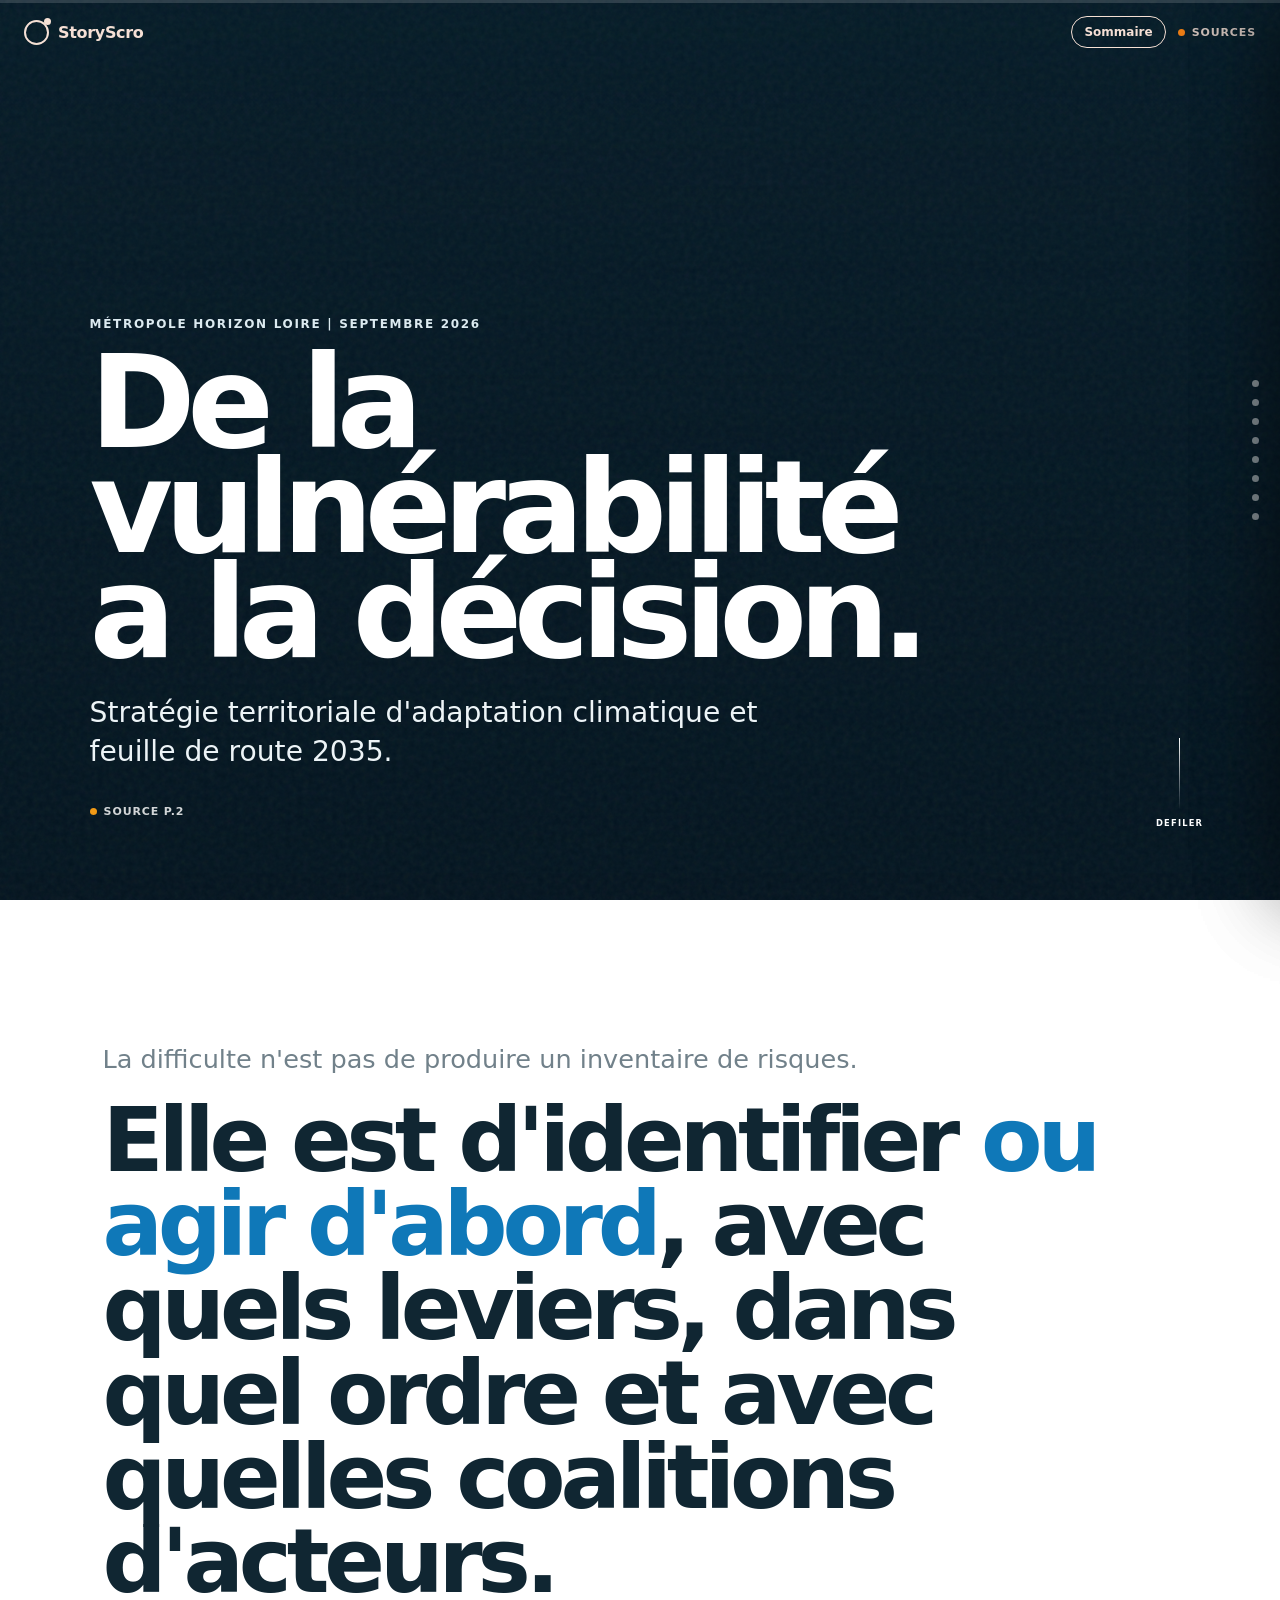
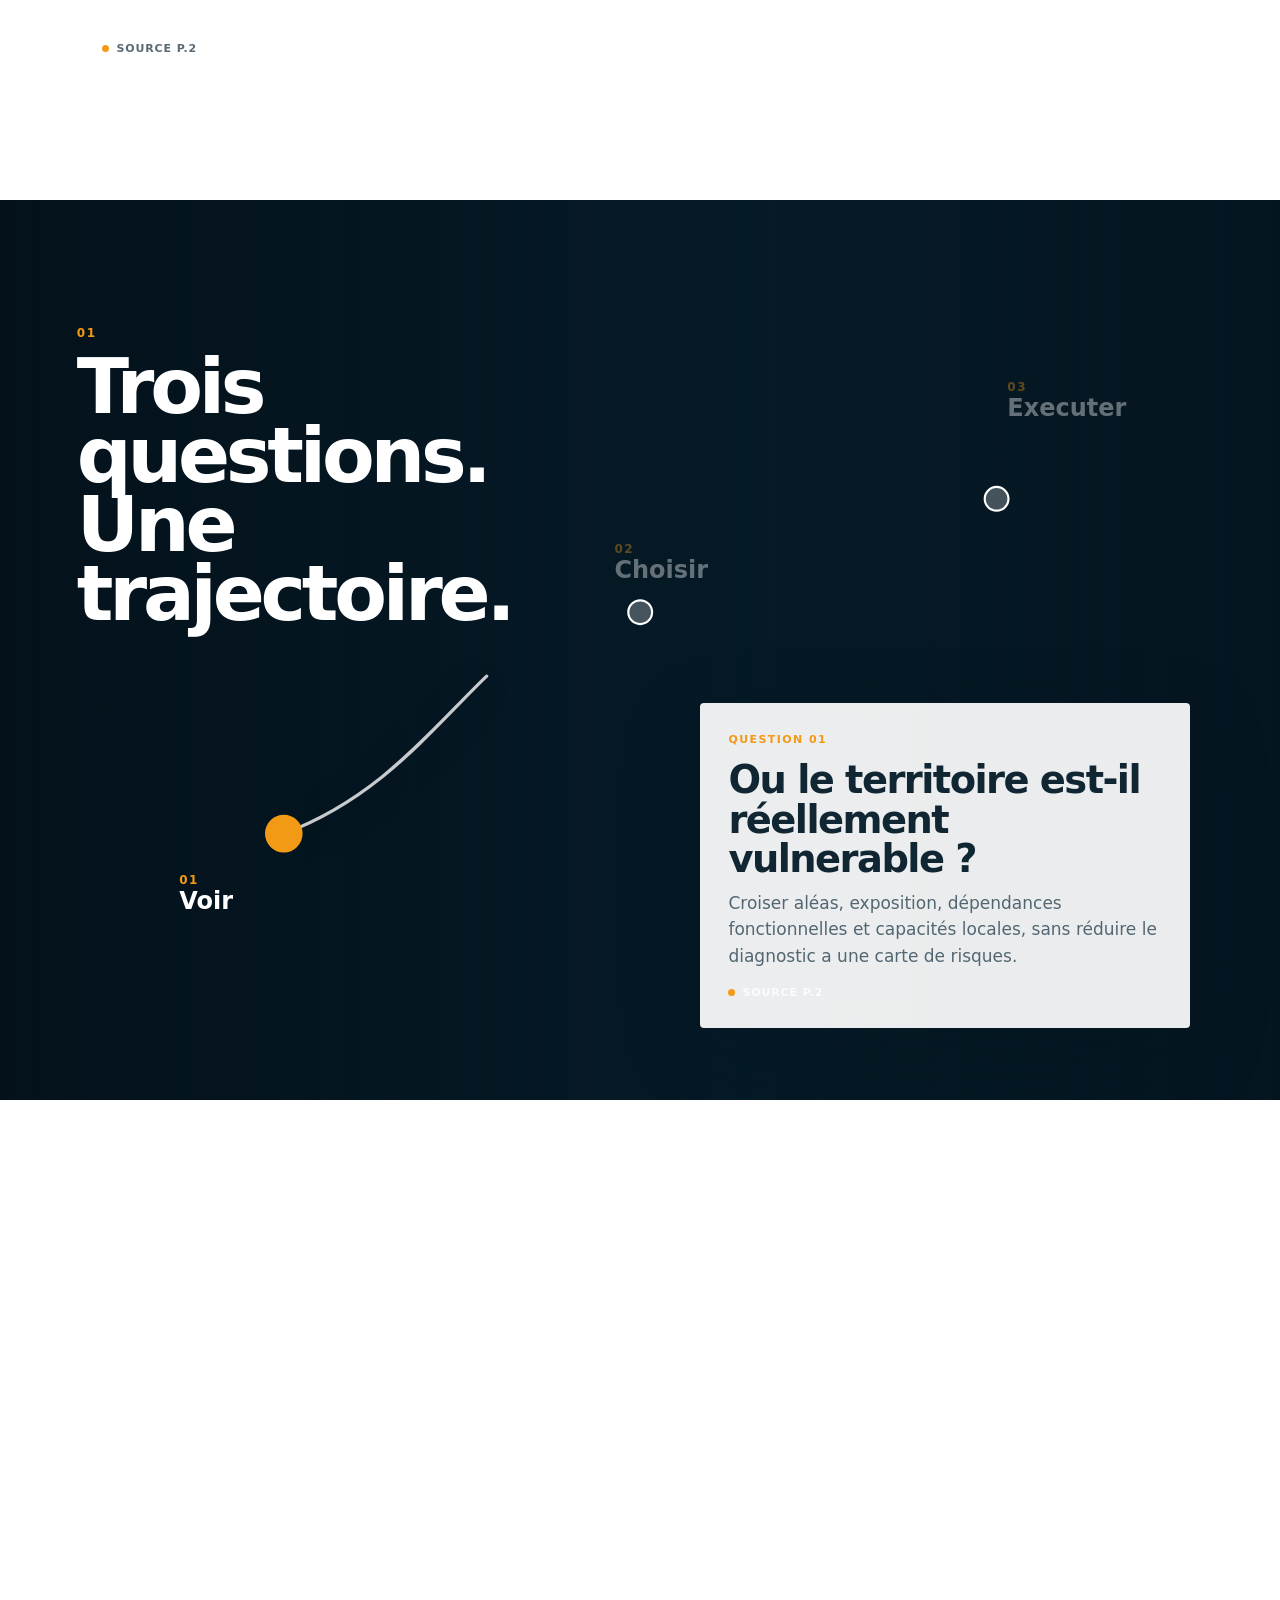
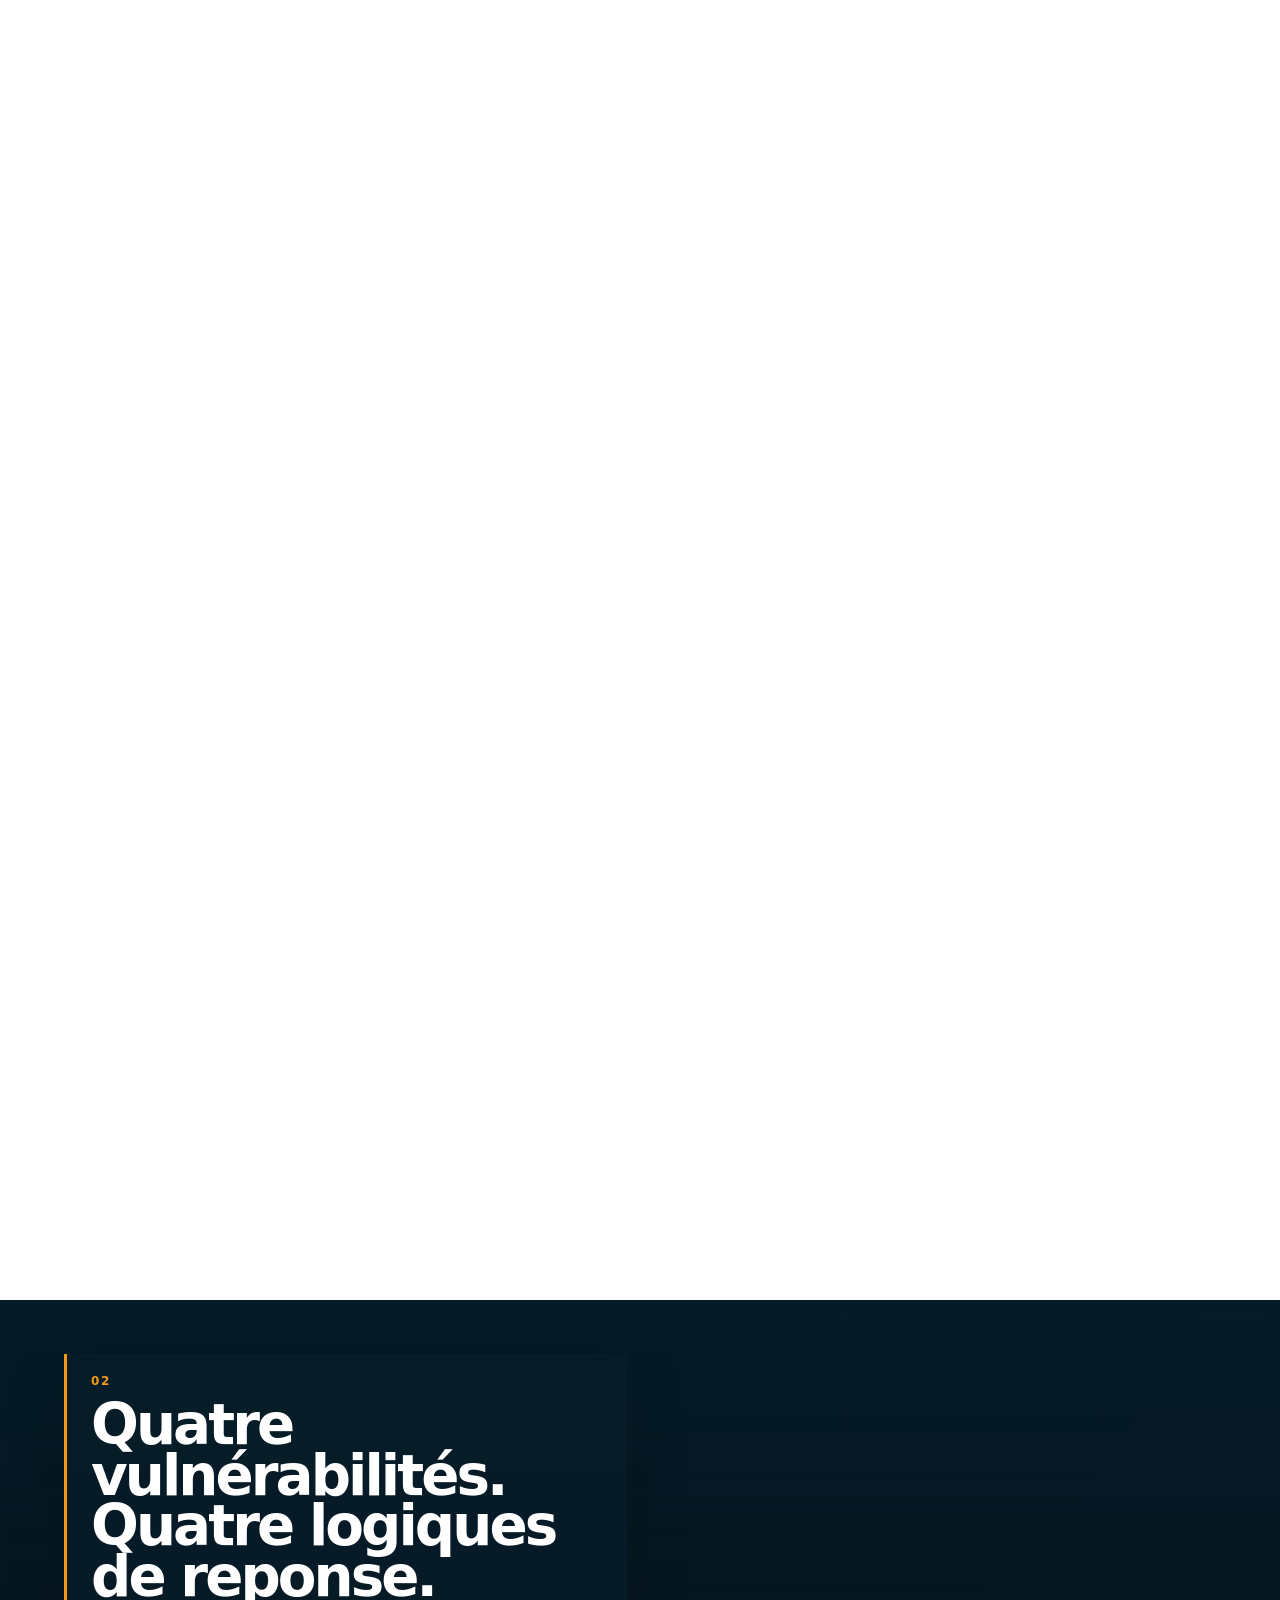
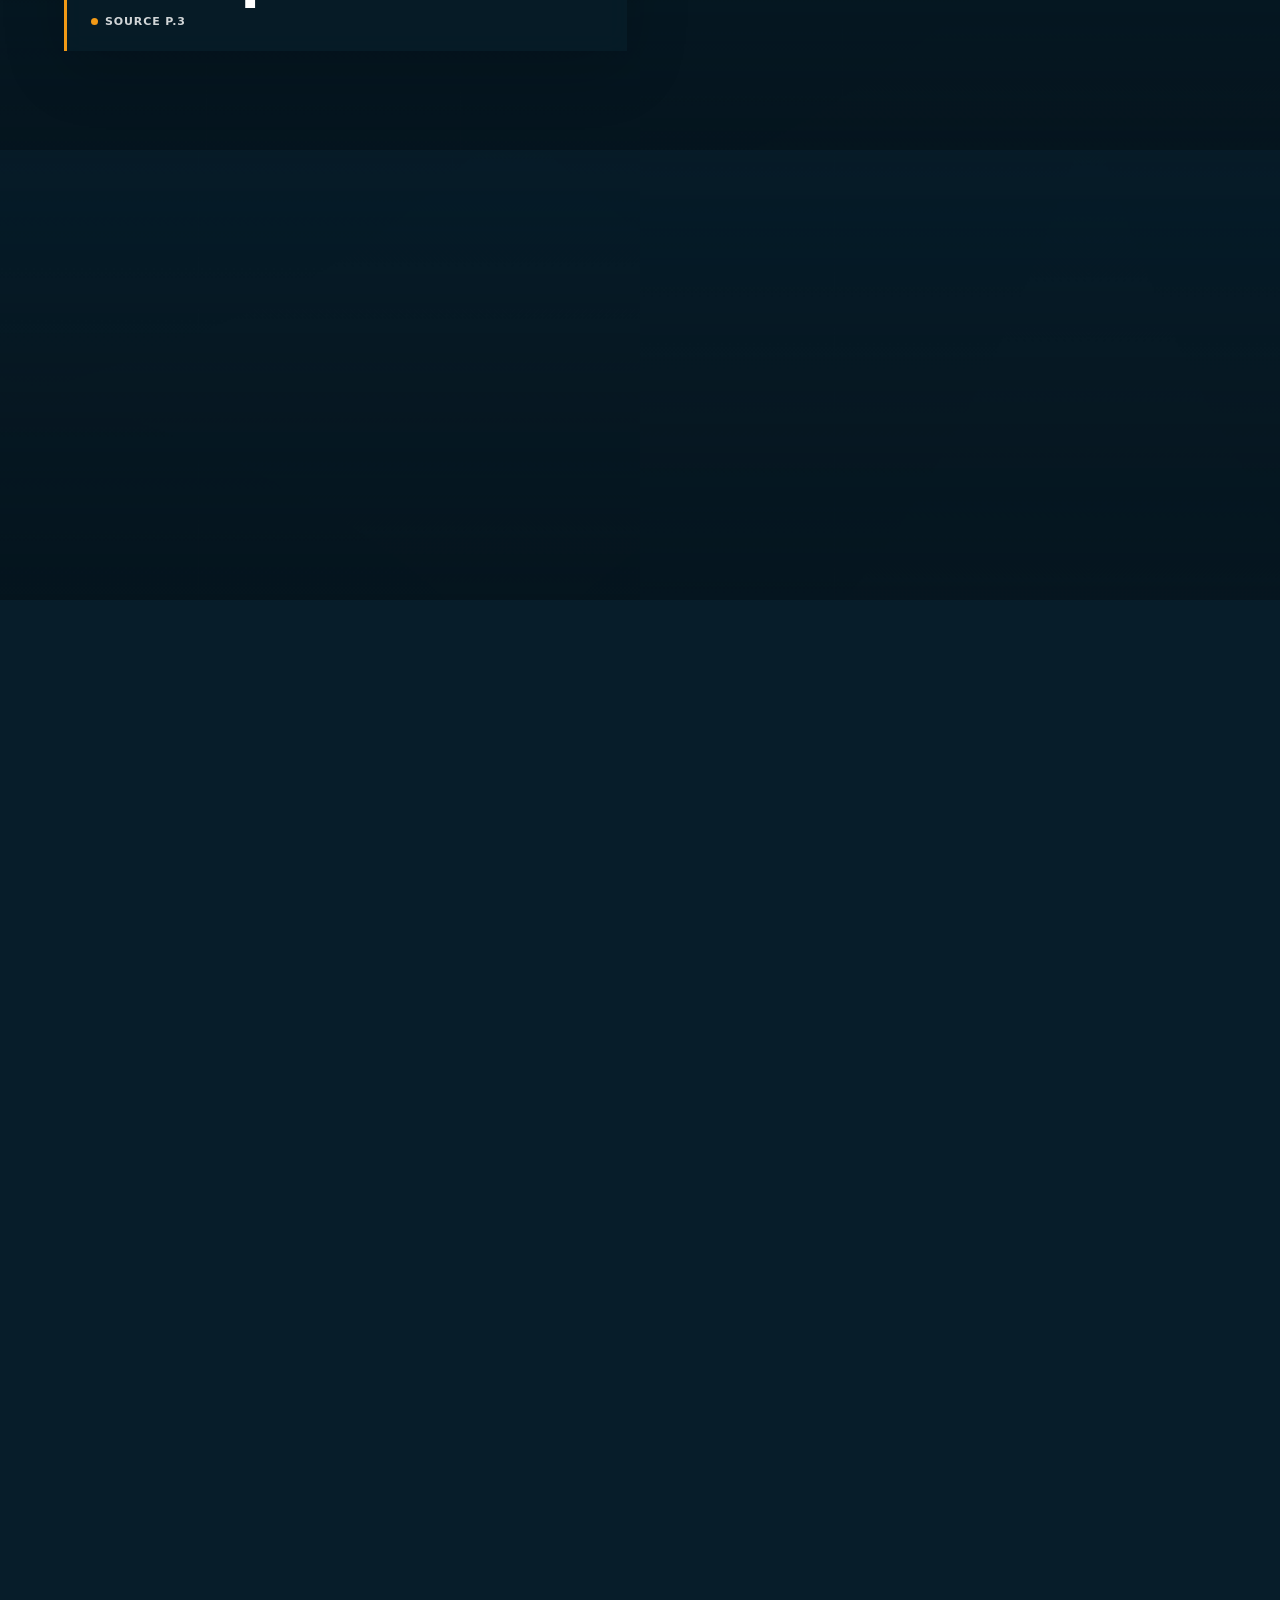
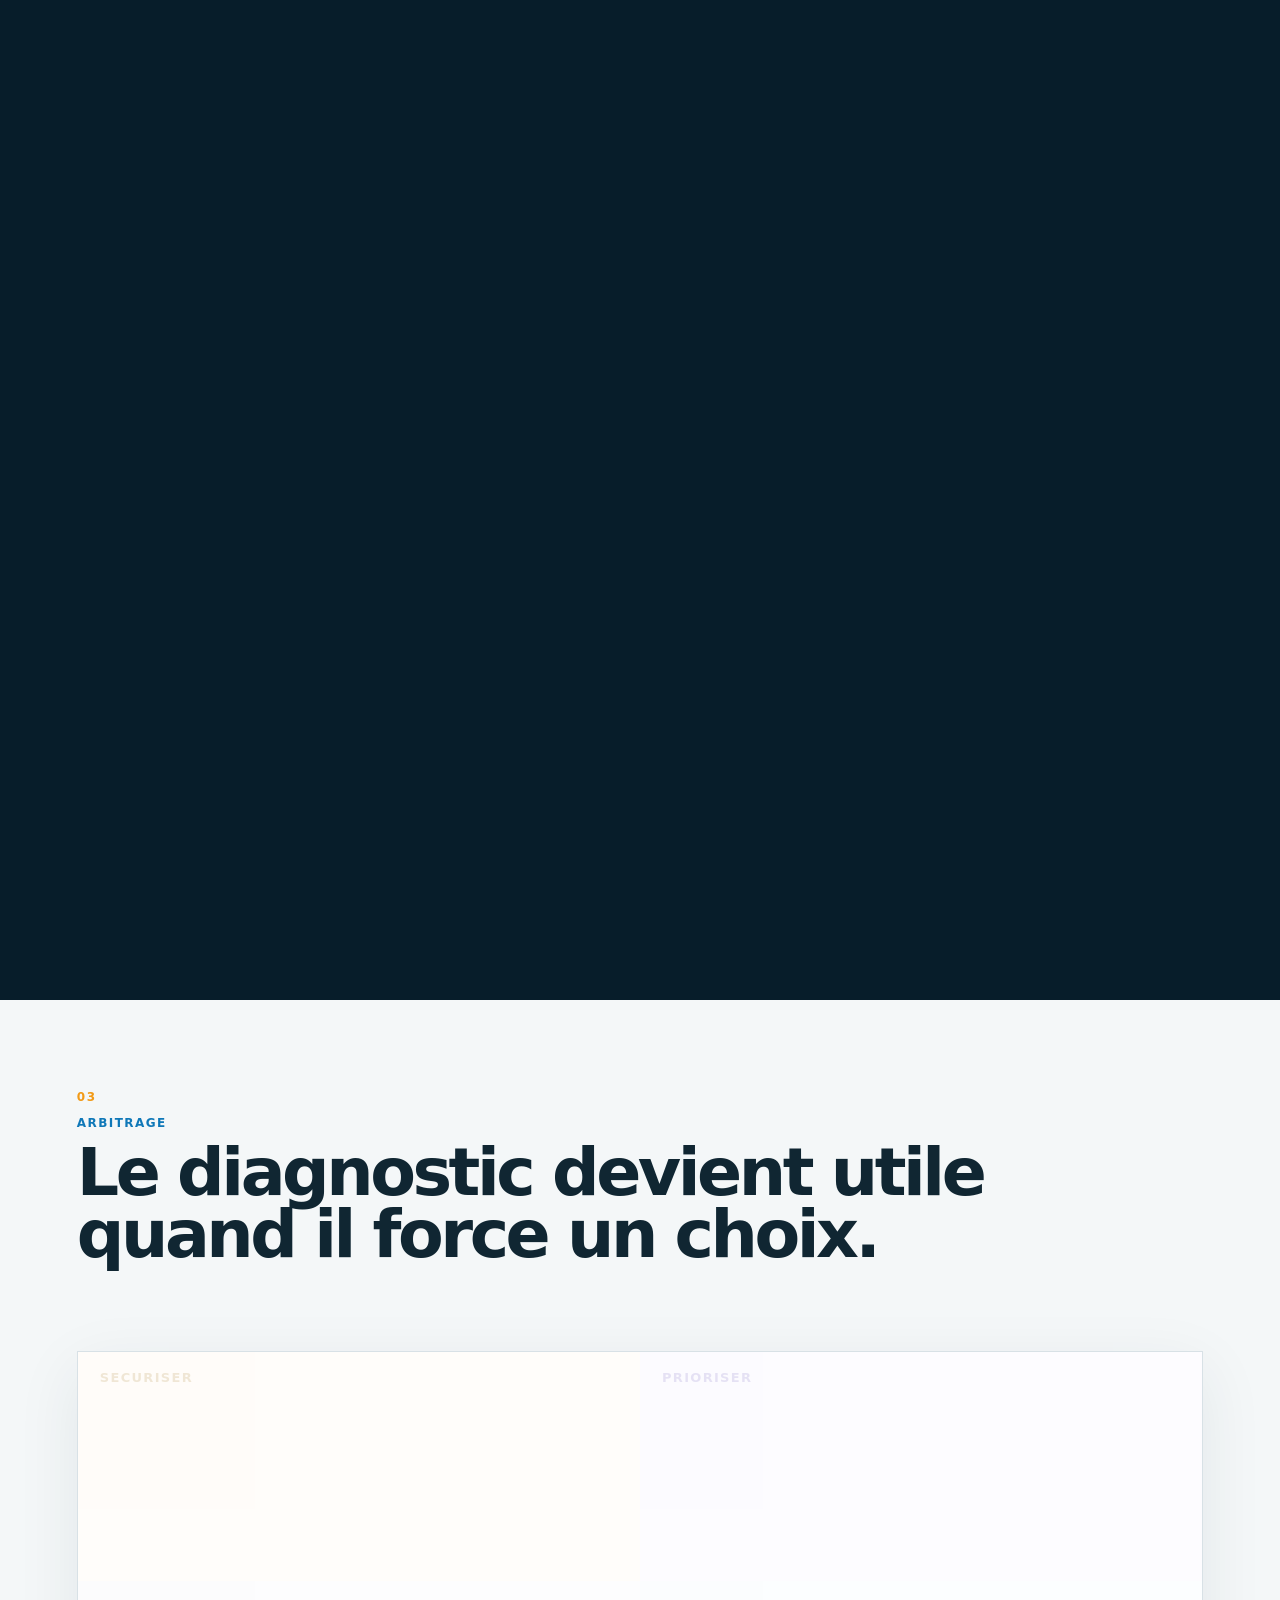
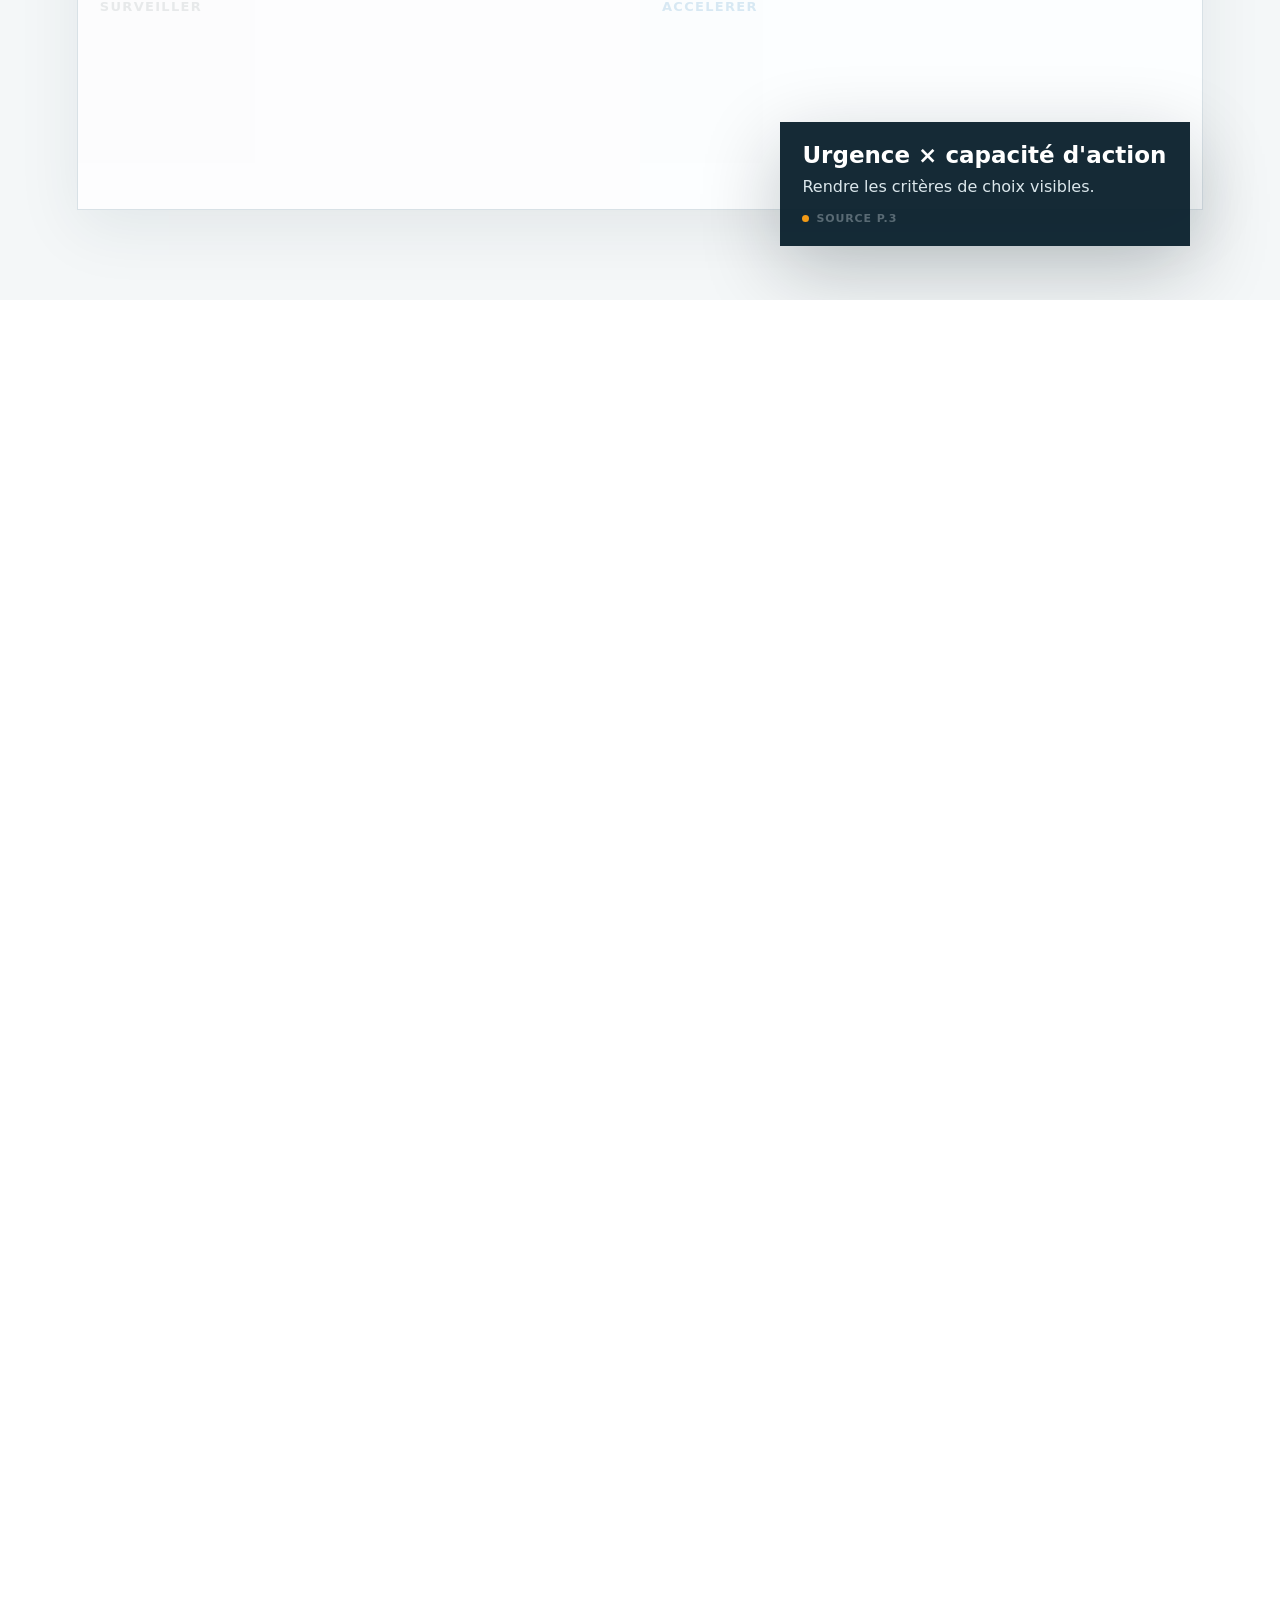
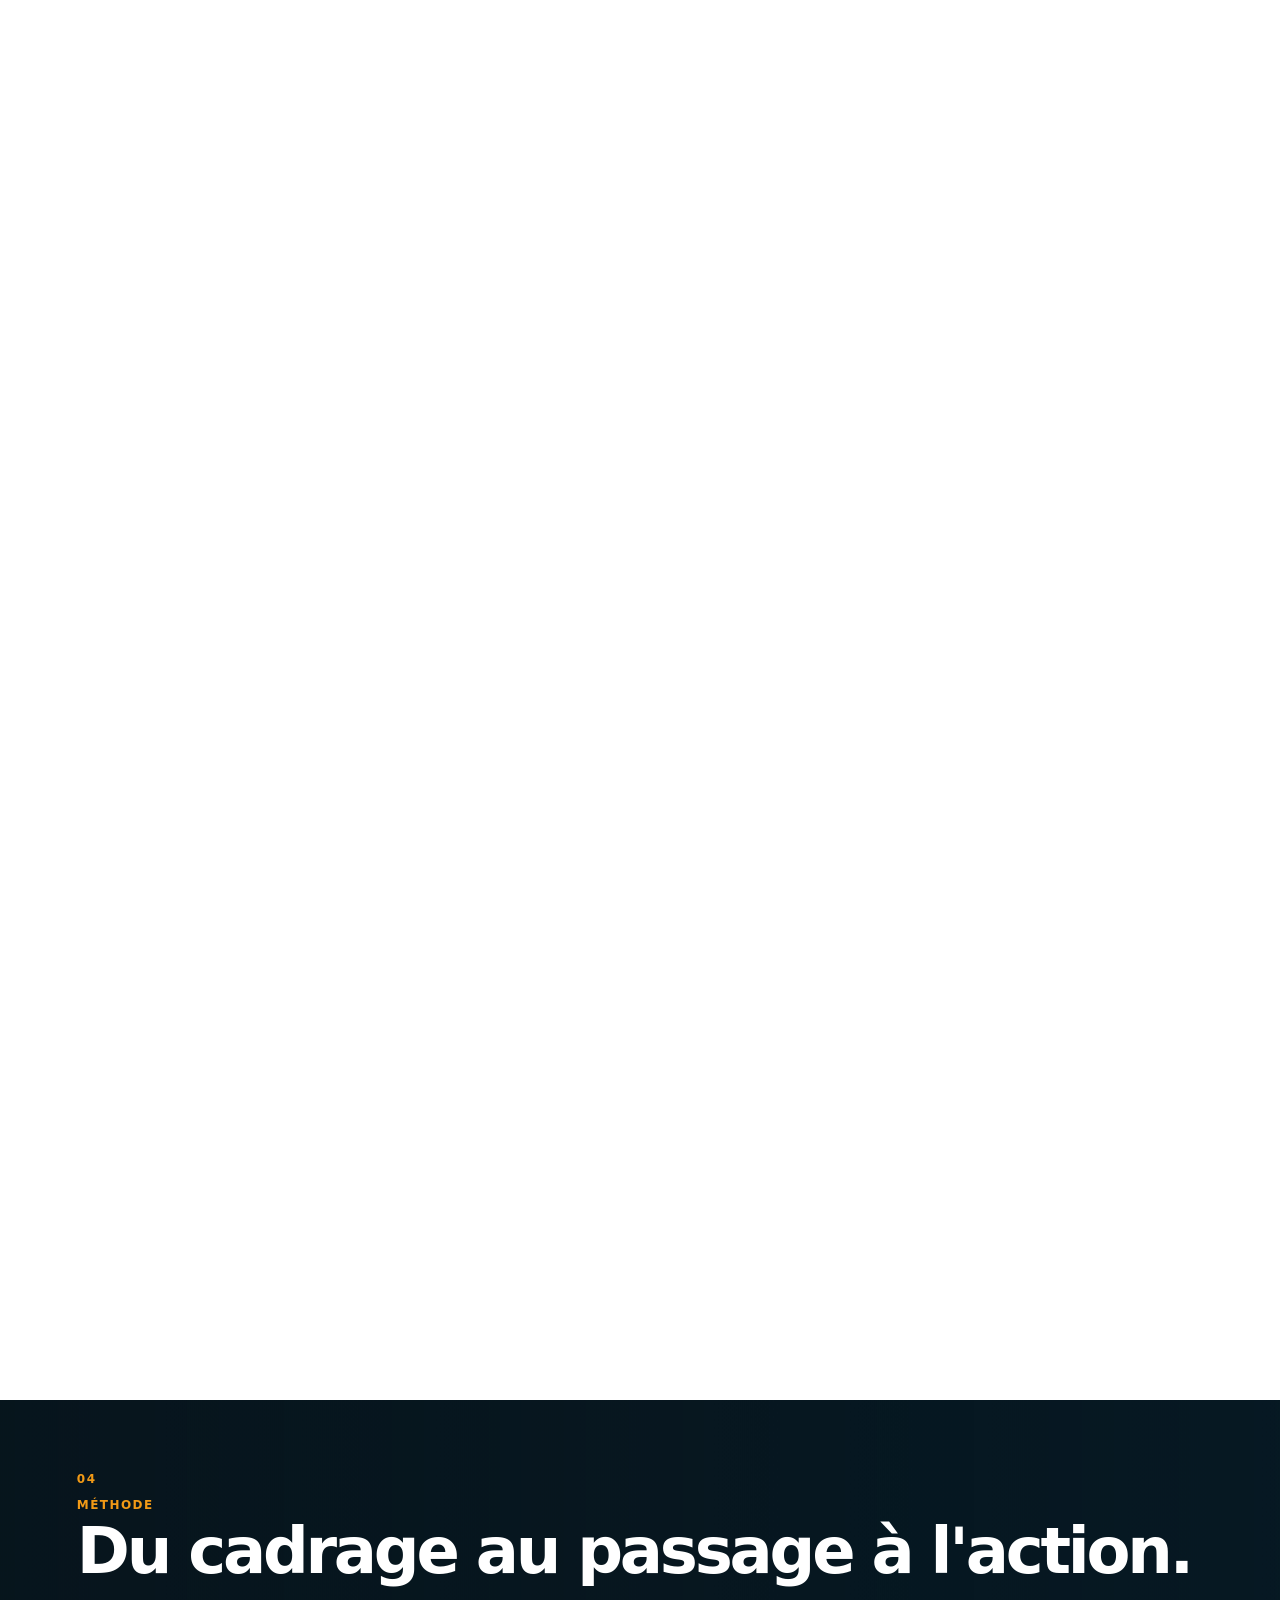
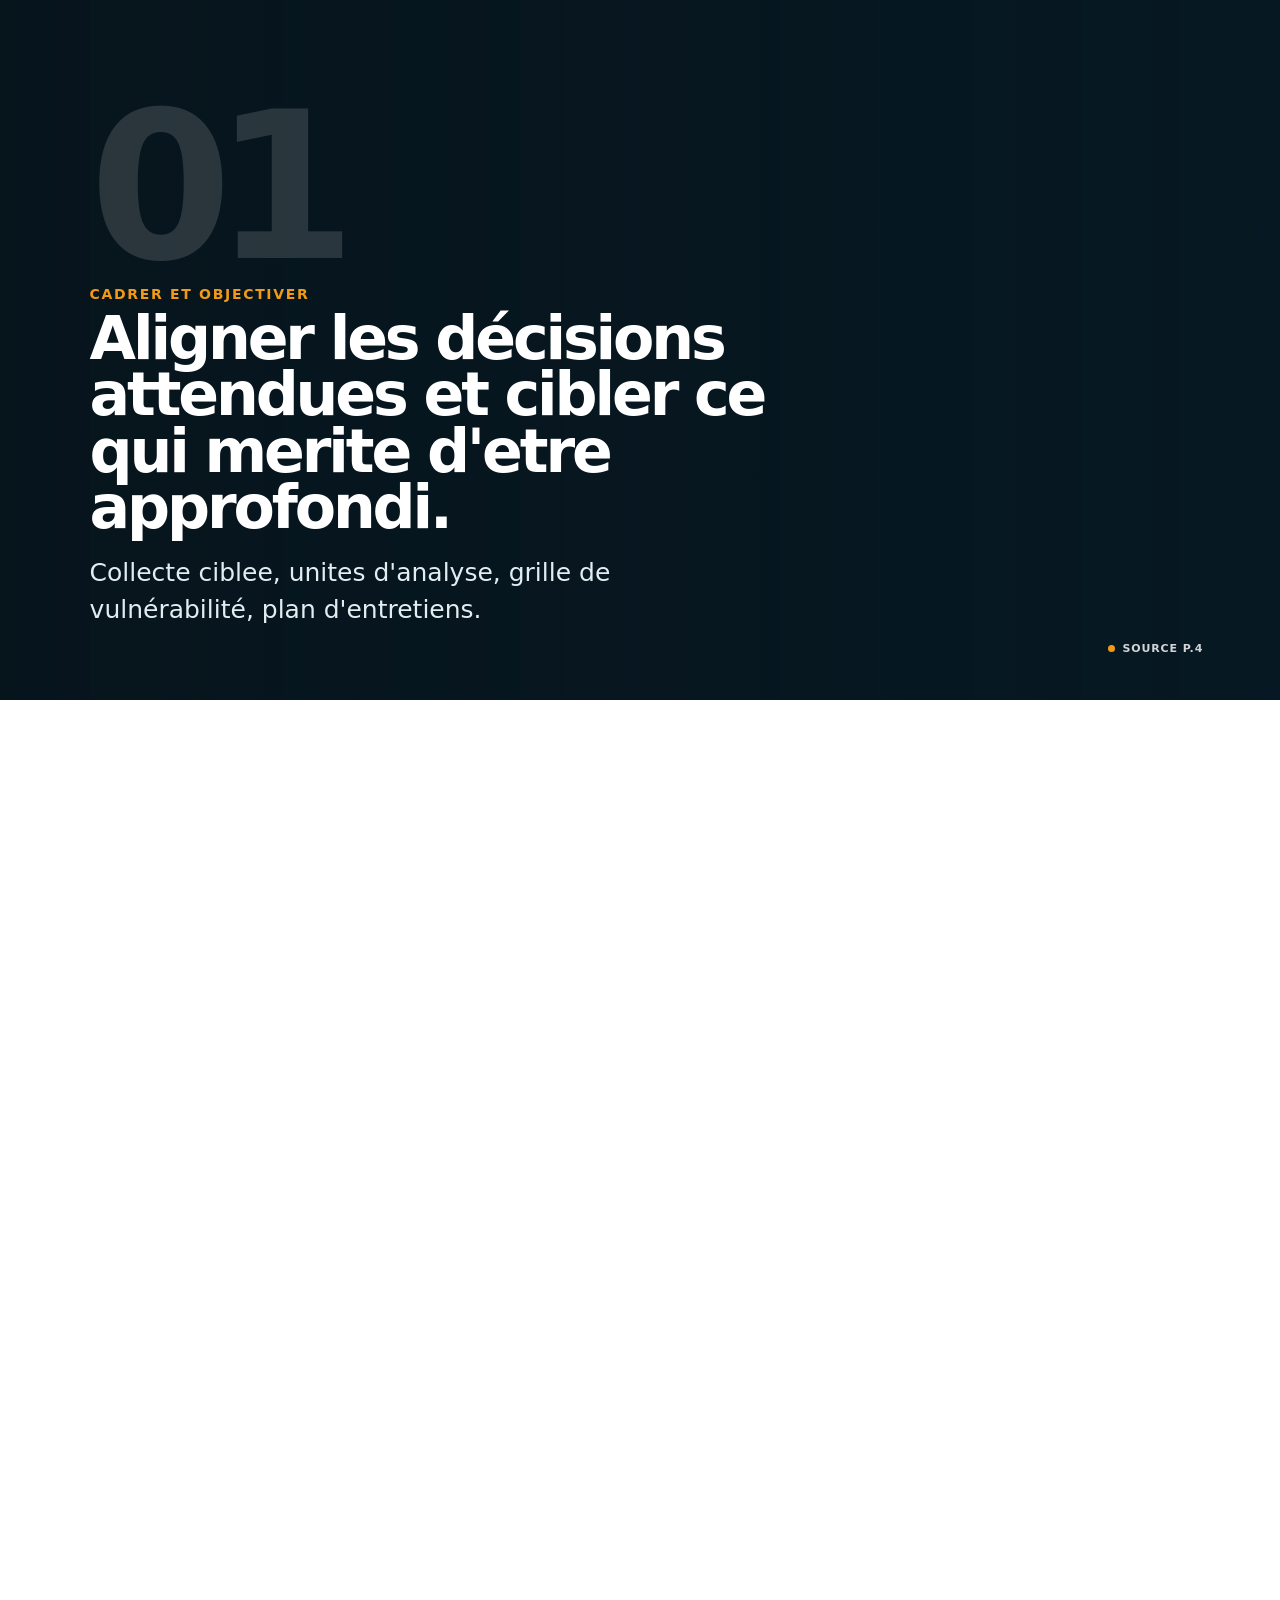
<file: index.html>
<!doctype html>
<html lang="fr">
<head>
  <meta charset="utf-8">
  <meta name="viewport" content="width=device-width,initial-scale=1">
  <meta http-equiv="refresh" content="0;url=./v2/">
  <title>StoryScro</title>
  <script>location.replace('./v2/' + location.hash);</script>
</head>
<body><a href="./v2/">Ouvrir StoryScro</a></body>
</html>
</file>
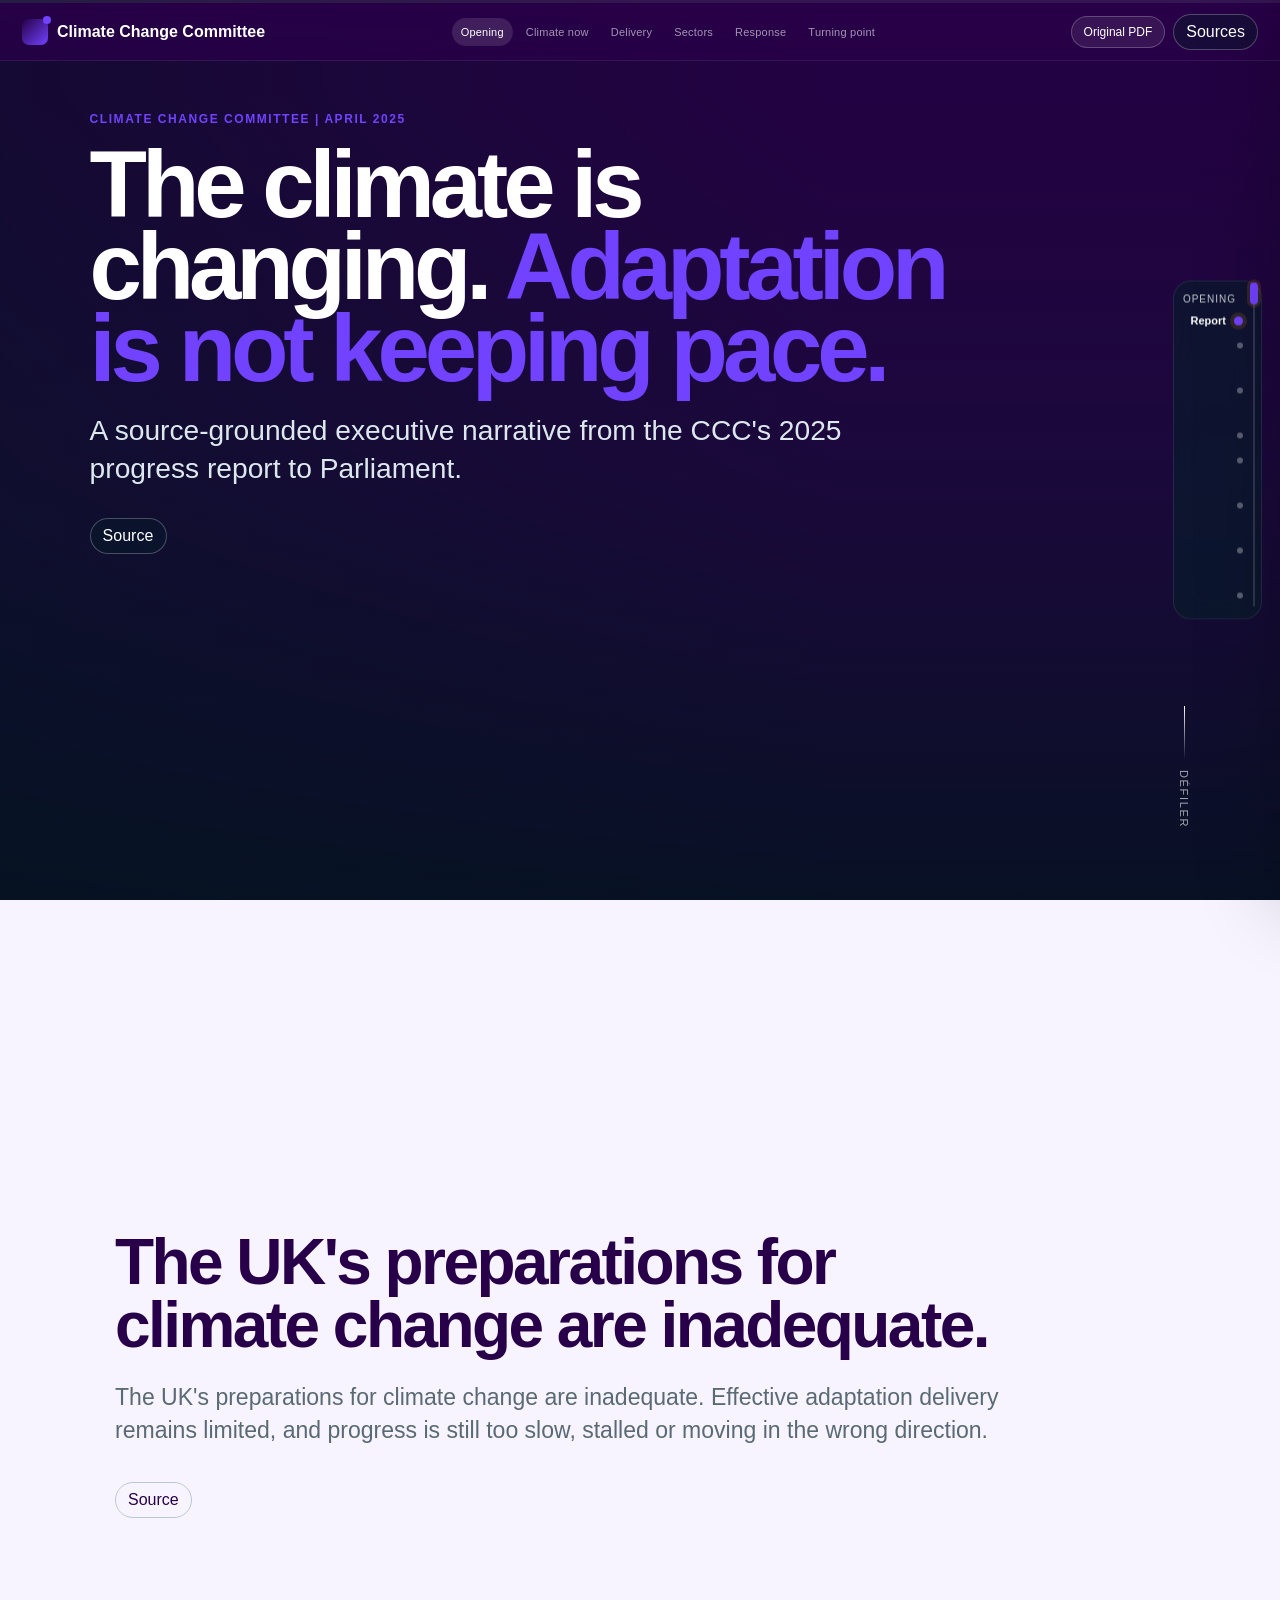
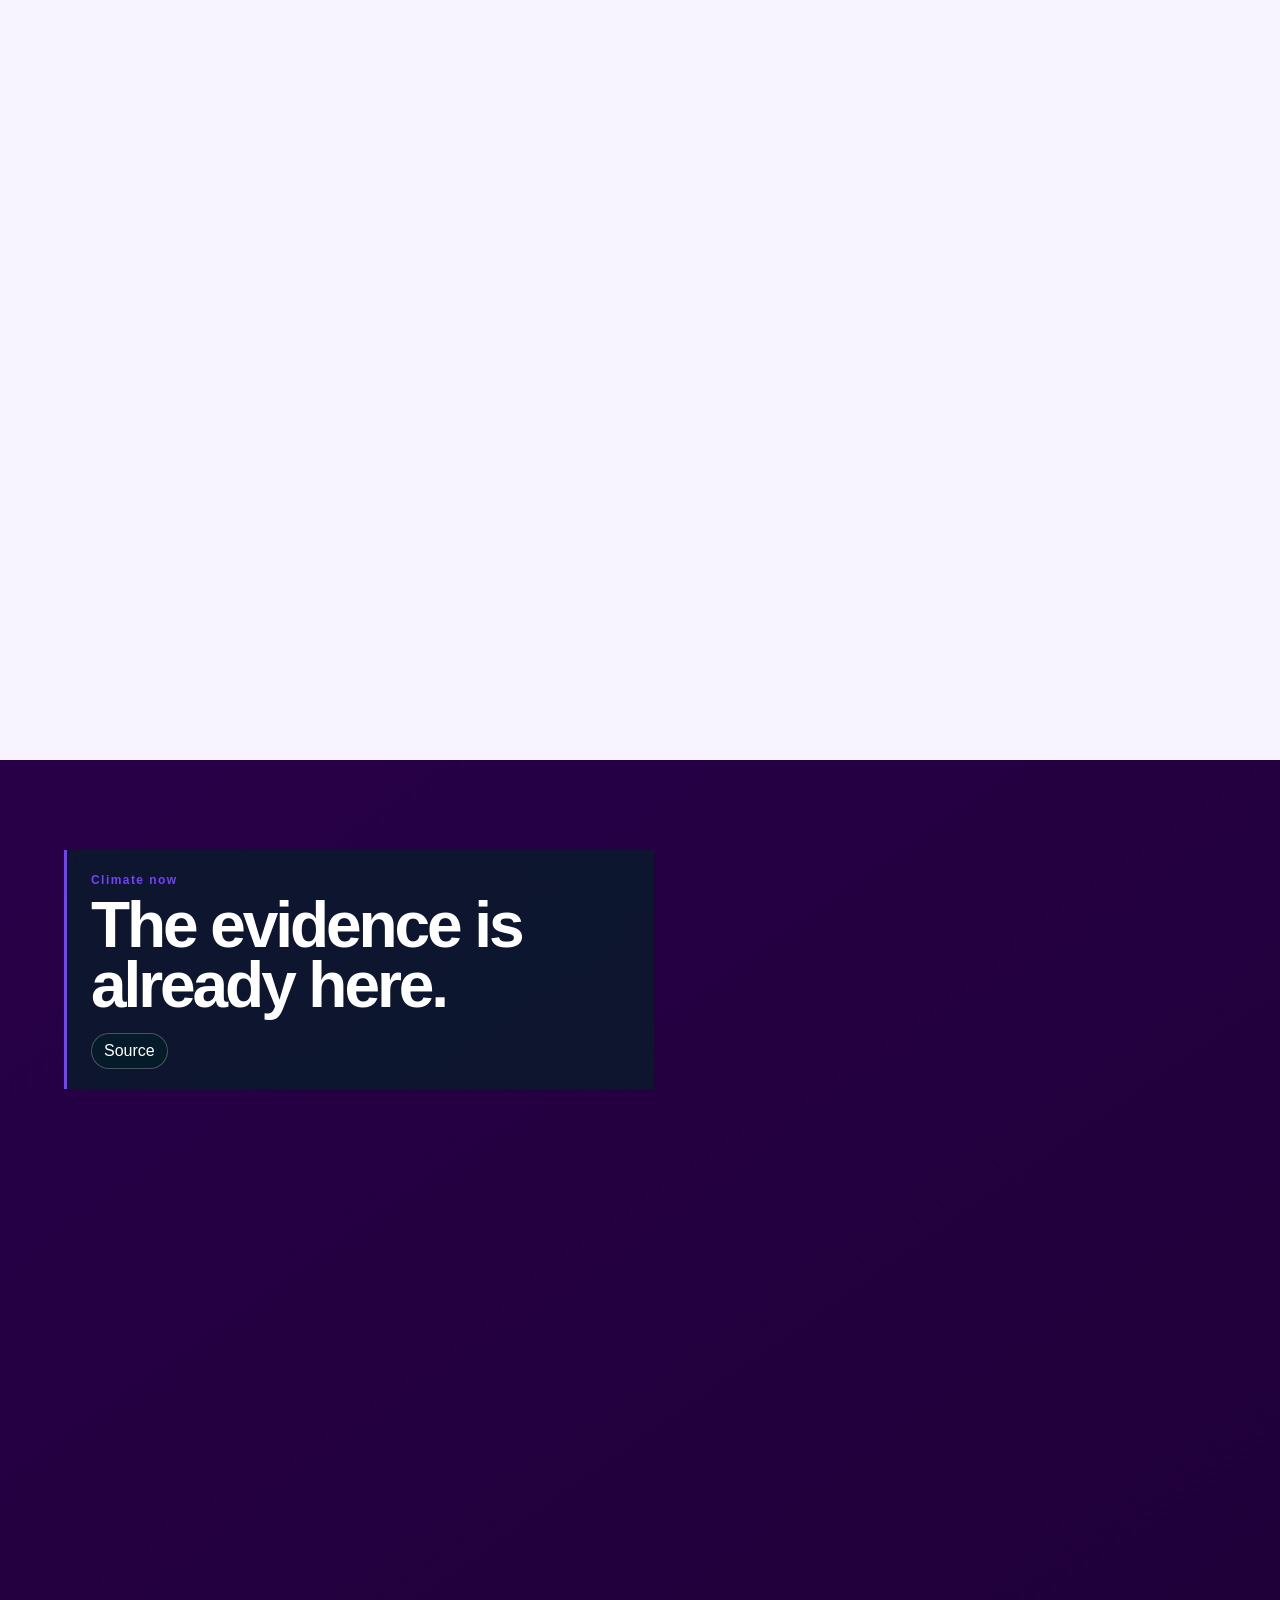
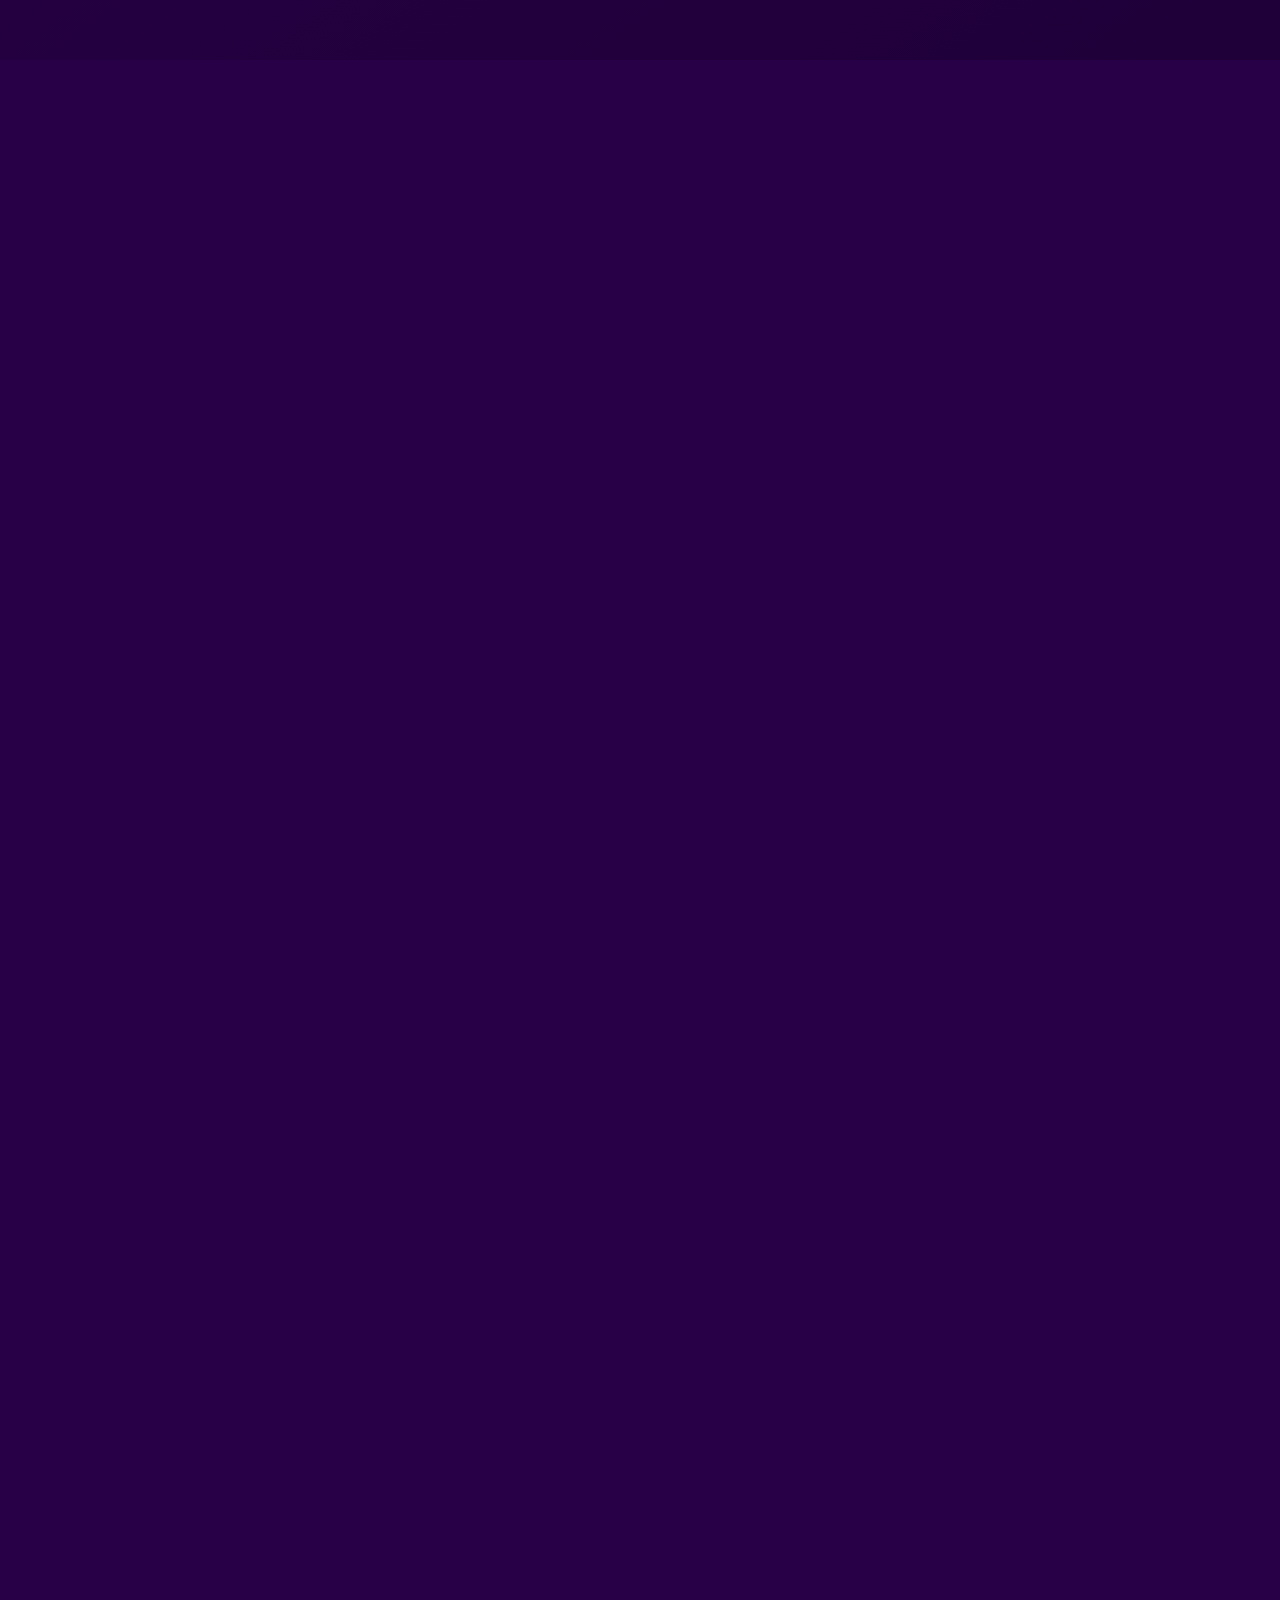
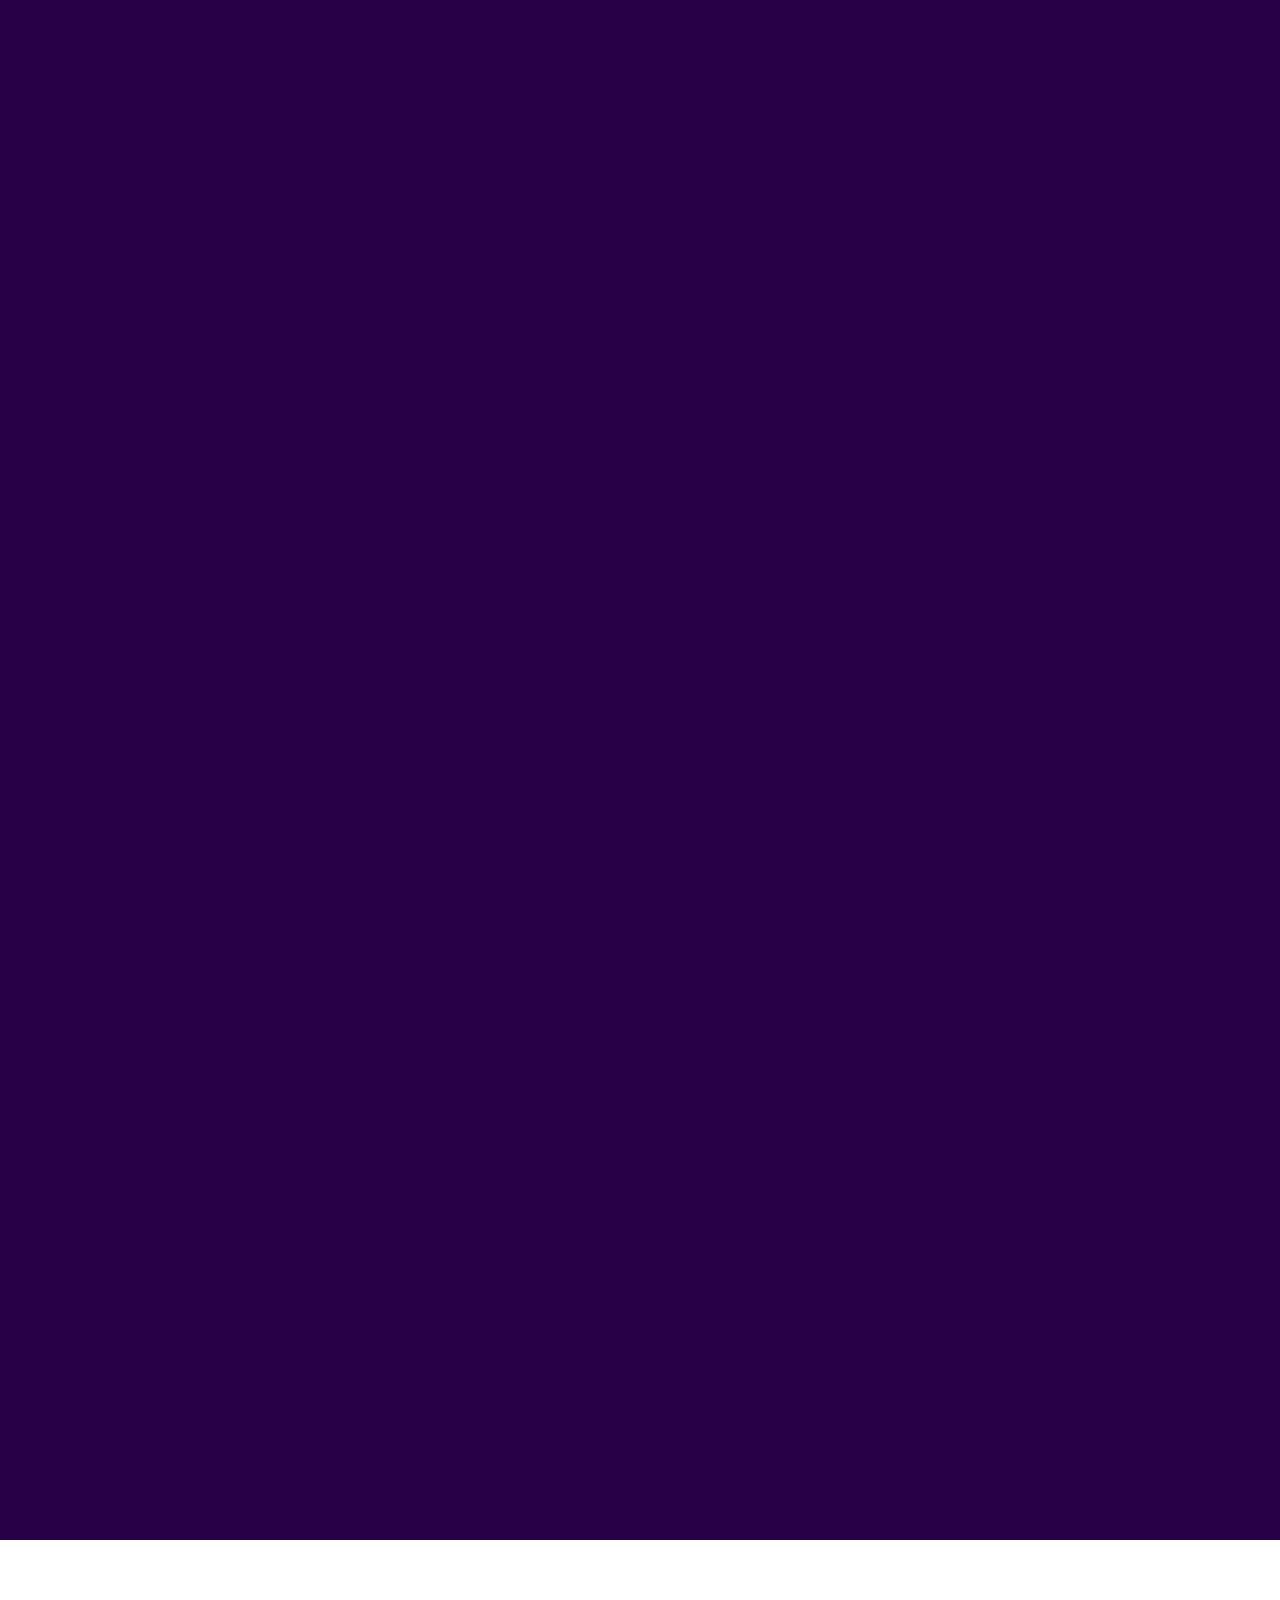
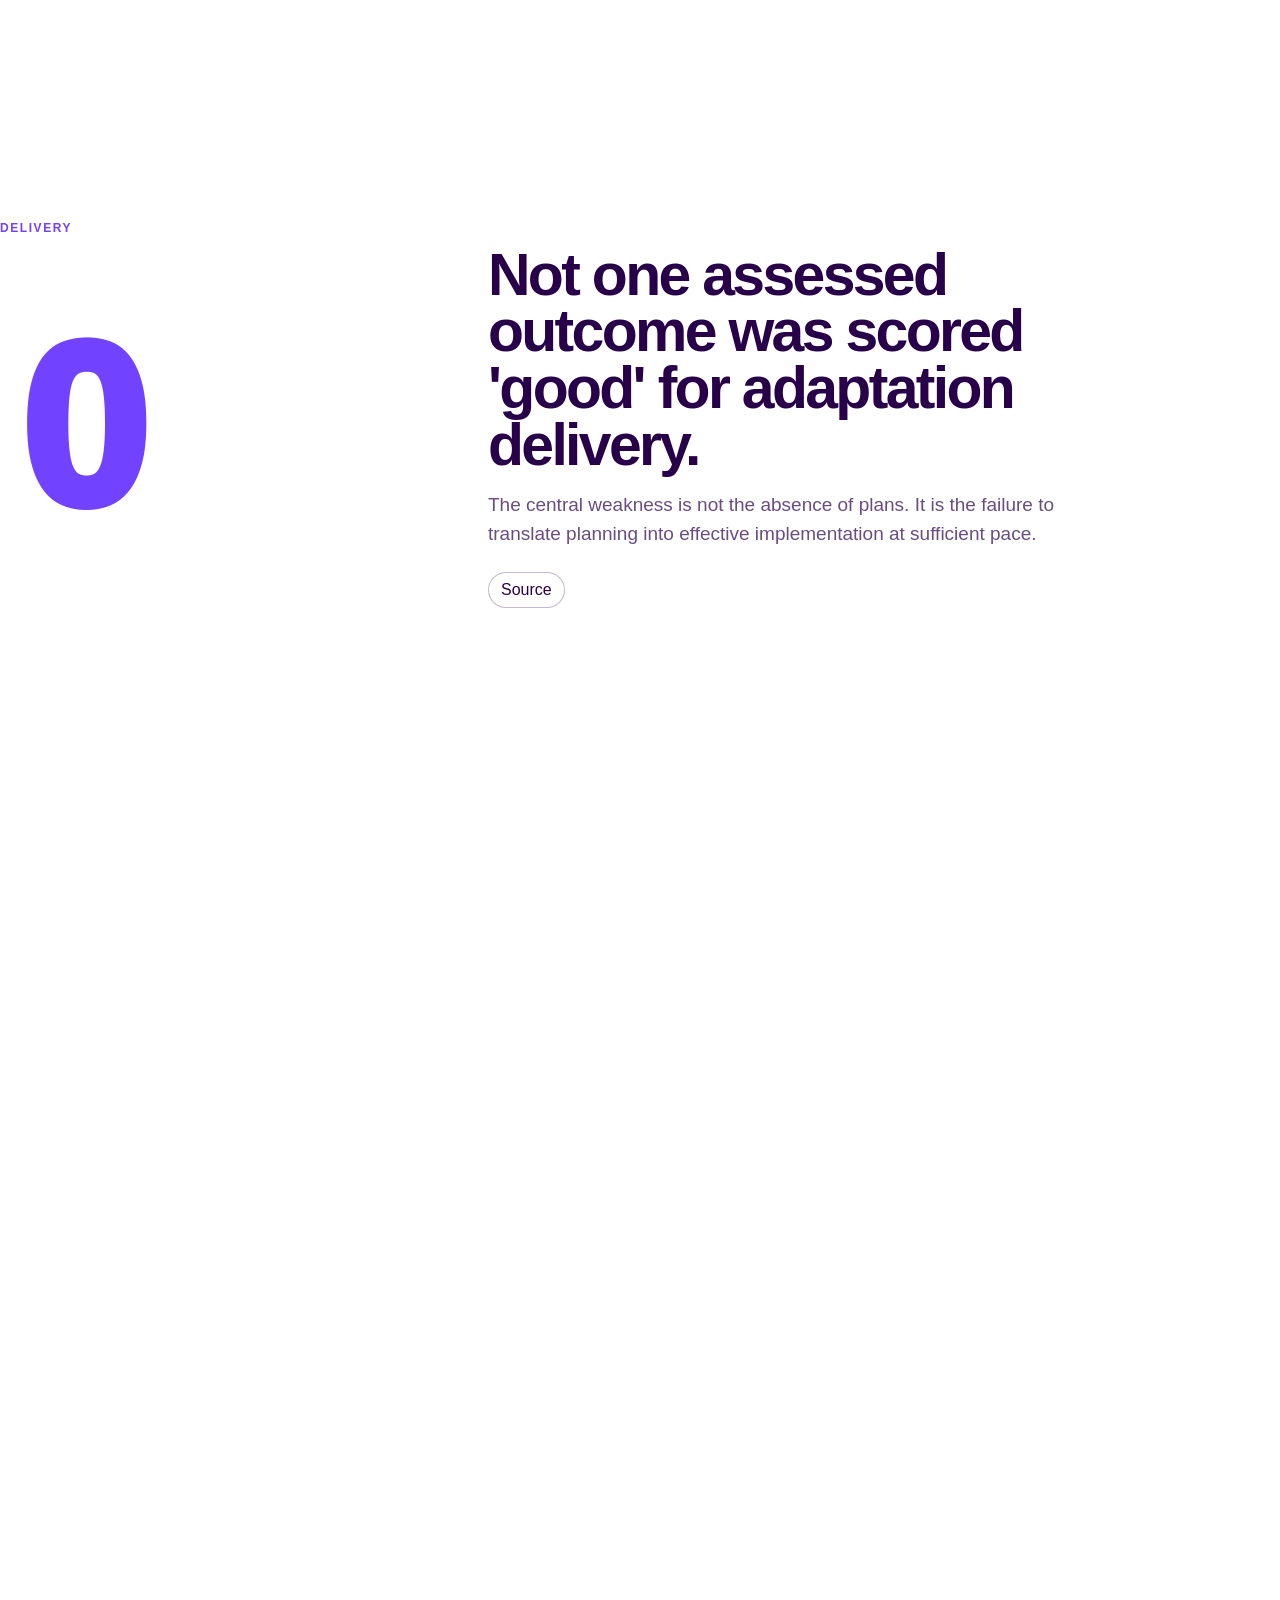
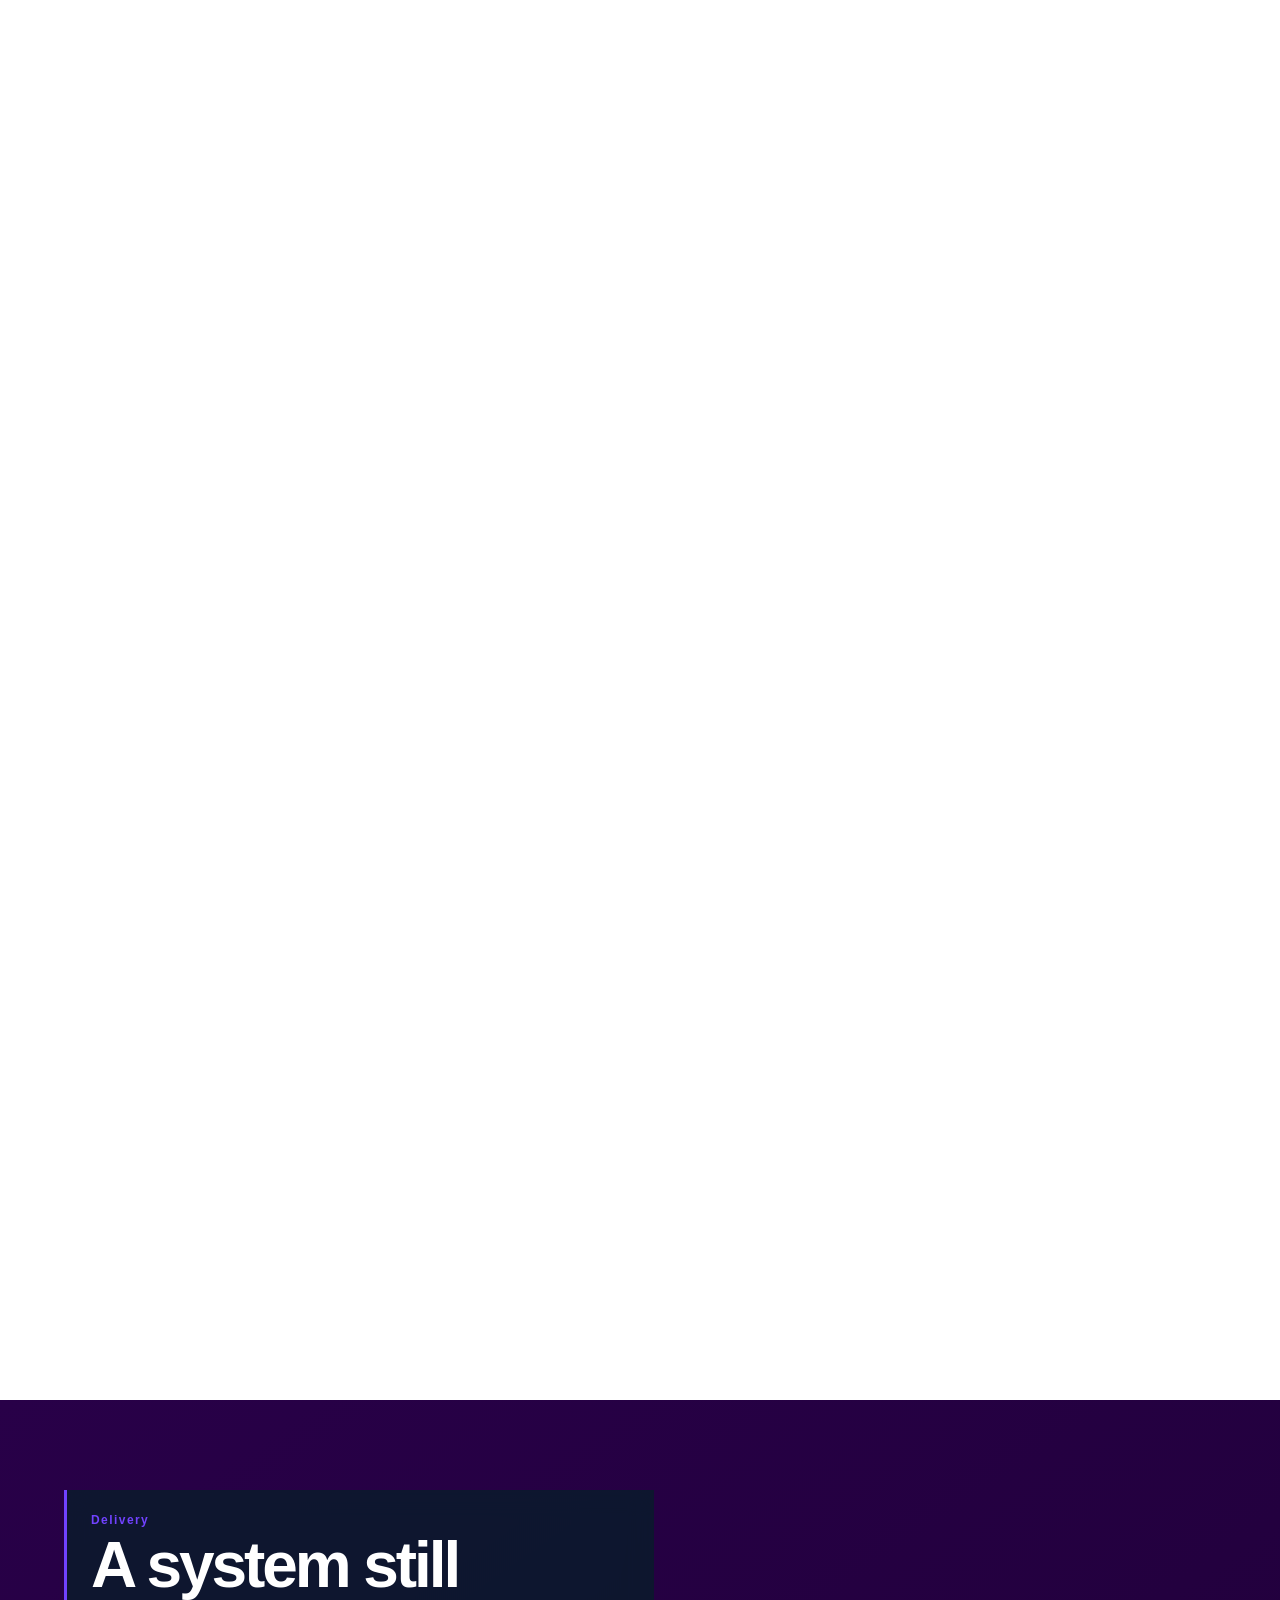
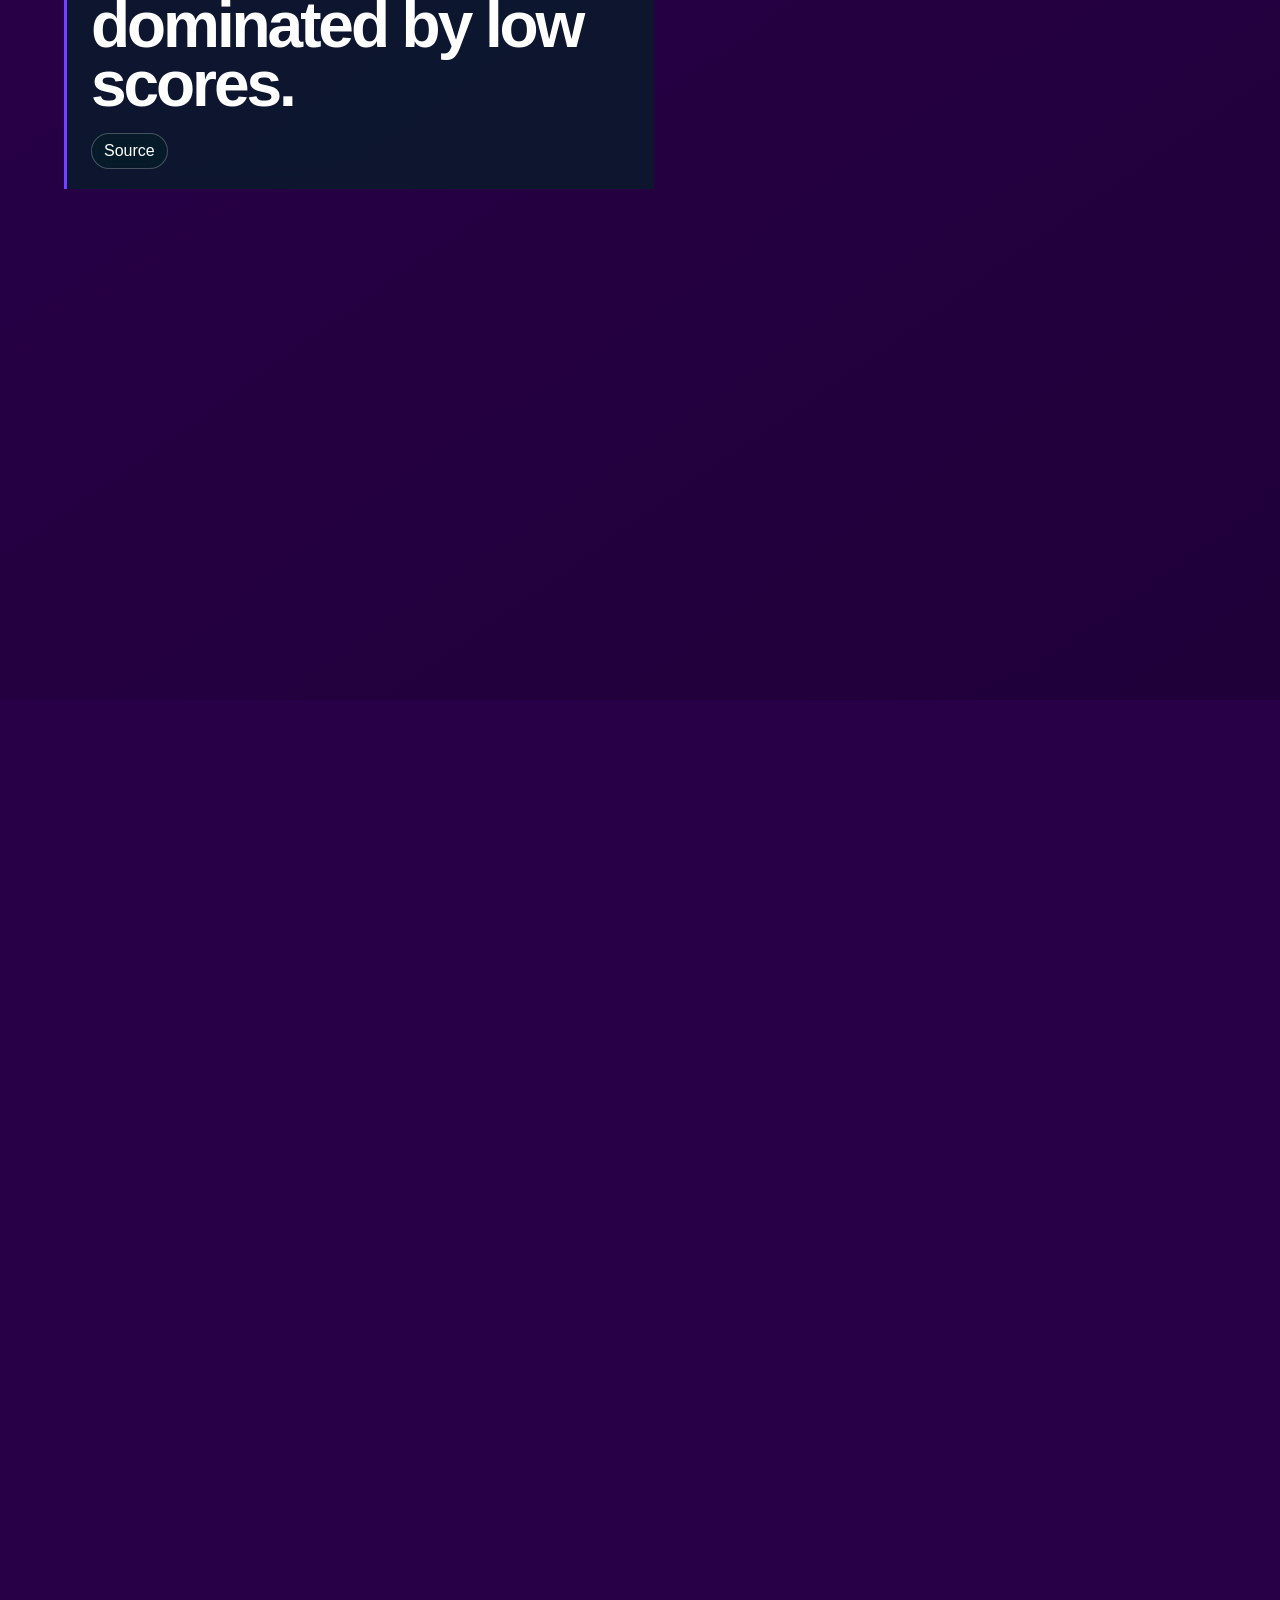
<file: ccc-2025/index.html>
<!doctype html>
<html lang="en">
<head>
  <meta charset="utf-8">
  <meta name="viewport" content="width=device-width,initial-scale=1,viewport-fit=cover">
  <meta name="theme-color" content="#071d2a">
  <title>CCC 2025 | StoryScro</title>
  <link rel="stylesheet" href="../v3/style.css">
  <link rel="stylesheet" href="../v3/refine.css">
</head>
<body>
  <div class="reading-progress" aria-hidden="true"><span id="readingProgress"></span></div>
  <header class="story-header" id="storyHeader">
    <a class="brand" href="#story-top" aria-label="StoryScro"><span class="brand-mark"></span><span>StoryScro</span></a>
    <nav class="chapter-nav" id="chapterNav" aria-label="Chapters"></nav>
    <div class="header-actions"><a class="source-pdf-link" id="sourcePdfLink" href="#" target="_blank" rel="noopener noreferrer" hidden>Original PDF</a><button class="source-trigger" id="allSourcesBtn" type="button">Sources</button></div>
  </header>
  <aside class="micro-nav" id="microNav" aria-label="Story navigation">
    <div class="micro-track" id="microTrack"></div>
  </aside>
  <main id="story-top" tabindex="-1">
    <div class="loading" id="loading"><span></span><p>Building the story…</p></div>
    <div id="storyRoot"></div>
  </main>
  <aside class="source-drawer" id="sourceDrawer" aria-hidden="true">
    <button class="drawer-close" id="sourceClose" type="button">Close</button>
    <p class="drawer-kicker">Provenance</p>
    <h2 id="sourceTitle">Sources</h2>
    <div id="sourceBody"></div>
  </aside>
  <script src="../v3/app.js"></script>
  <script src="../v3/refine.js"></script>
</body>
</html>
</file>
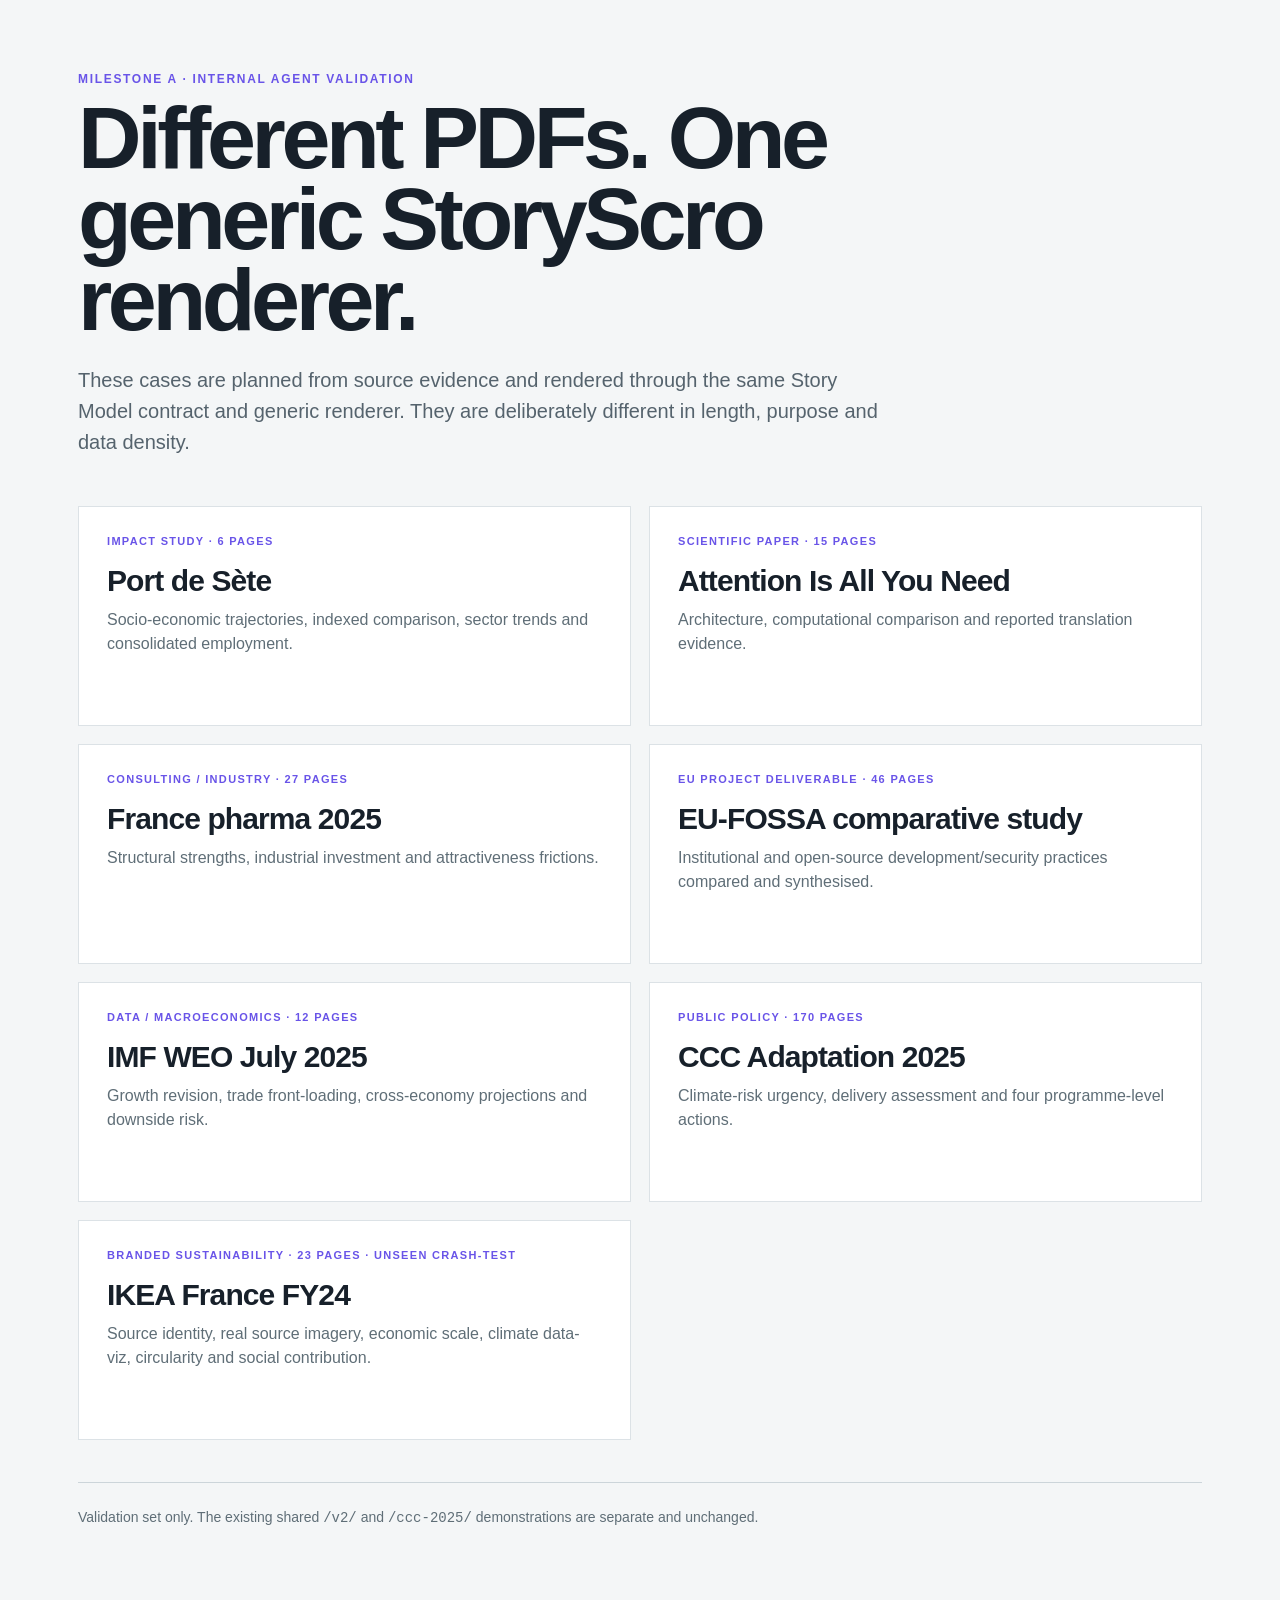
<file: stories/index.html>
<!doctype html>
<html lang="en">
<head>
  <meta charset="utf-8">
  <meta name="viewport" content="width=device-width,initial-scale=1">
  <title>StoryScro Internal Agent Validation</title>
  <style>
    :root{font-family:Inter,Arial,sans-serif;color:#17202a;background:#f4f6f7}
    *{box-sizing:border-box}body{margin:0}main{max-width:1180px;margin:auto;padding:72px 28px 96px}
    .eyebrow{font-size:12px;font-weight:800;letter-spacing:.14em;text-transform:uppercase;color:#6954e8}
    h1{font-size:clamp(42px,7vw,88px);line-height:.92;letter-spacing:-.05em;max-width:900px;margin:12px 0 24px}
    .intro{font-size:20px;line-height:1.55;max-width:800px;color:#55636d}
    .grid{display:grid;grid-template-columns:repeat(2,minmax(0,1fr));gap:18px;margin-top:48px}
    a.card{display:block;padding:28px;text-decoration:none;color:inherit;background:white;border:1px solid #dce2e6;min-height:220px;transition:.2s}
    a.card:hover{transform:translateY(-3px);box-shadow:0 16px 44px rgba(30,43,54,.1)}
    .type{font-size:11px;font-weight:800;text-transform:uppercase;letter-spacing:.12em;color:#6954e8}
    h2{font-size:30px;line-height:1.05;letter-spacing:-.03em;margin:18px 0 12px}
    p{line-height:1.5;color:#5f6e77;margin:0}.note{margin-top:42px;padding-top:24px;border-top:1px solid #ccd5da;font-size:14px}
    @media(max-width:700px){main{padding:48px 20px}.grid{grid-template-columns:1fr}a.card{min-height:0}}
  </style>
</head>
<body>
<main>
  <div class="eyebrow">Milestone A · Internal agent validation</div>
  <h1>Different PDFs. One generic StoryScro renderer.</h1>
  <p class="intro">These cases are planned from source evidence and rendered through the same Story Model contract and generic renderer. They are deliberately different in length, purpose and data density.</p>
  <section class="grid">
    <a class="card" href="./sete-impact-ai/"><div class="type">Impact study · 6 pages</div><h2>Port de Sète</h2><p>Socio-economic trajectories, indexed comparison, sector trends and consolidated employment.</p></a>
    <a class="card" href="./attention-ai/"><div class="type">Scientific paper · 15 pages</div><h2>Attention Is All You Need</h2><p>Architecture, computational comparison and reported translation evidence.</p></a>
    <a class="card" href="./france-pharma-2025-ai/"><div class="type">Consulting / industry · 27 pages</div><h2>France pharma 2025</h2><p>Structural strengths, industrial investment and attractiveness frictions.</p></a>
    <a class="card" href="./eu-fossa-ai/"><div class="type">EU project deliverable · 46 pages</div><h2>EU-FOSSA comparative study</h2><p>Institutional and open-source development/security practices compared and synthesised.</p></a>
    <a class="card" href="./imf-weo-2025-ai/"><div class="type">Data / macroeconomics · 12 pages</div><h2>IMF WEO July 2025</h2><p>Growth revision, trade front-loading, cross-economy projections and downside risk.</p></a>
    <a class="card" href="./ccc-adaptation-2025-ai/"><div class="type">Public policy · 170 pages</div><h2>CCC Adaptation 2025</h2><p>Climate-risk urgency, delivery assessment and four programme-level actions.</p></a>
    <a class="card" href="./ikea-france-fy24-ai/"><div class="type">Branded sustainability · 23 pages · unseen crash-test</div><h2>IKEA France FY24</h2><p>Source identity, real source imagery, economic scale, climate data-viz, circularity and social contribution.</p></a>
  </section>
  <p class="note">Validation set only. The existing shared <code>/v2/</code> and <code>/ccc-2025/</code> demonstrations are separate and unchanged.</p>
</main>
</body>
</html>
</file>
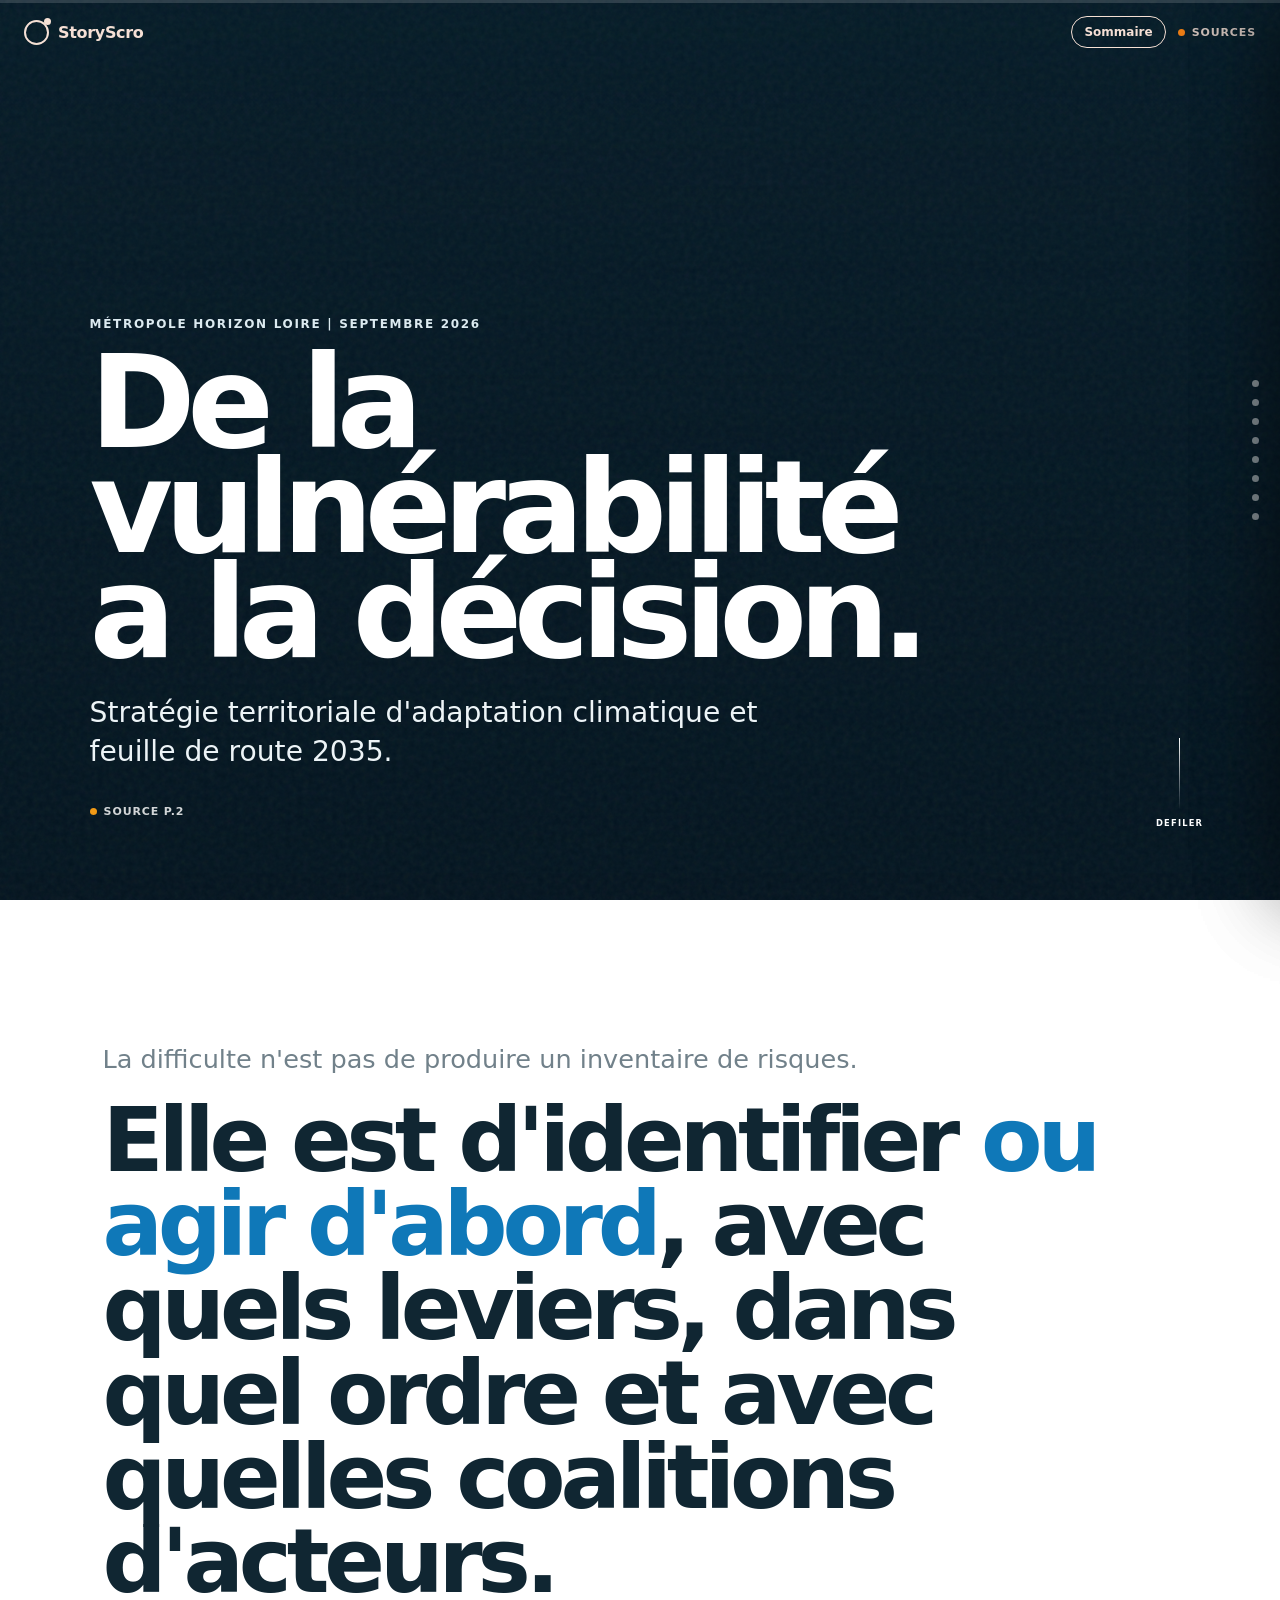
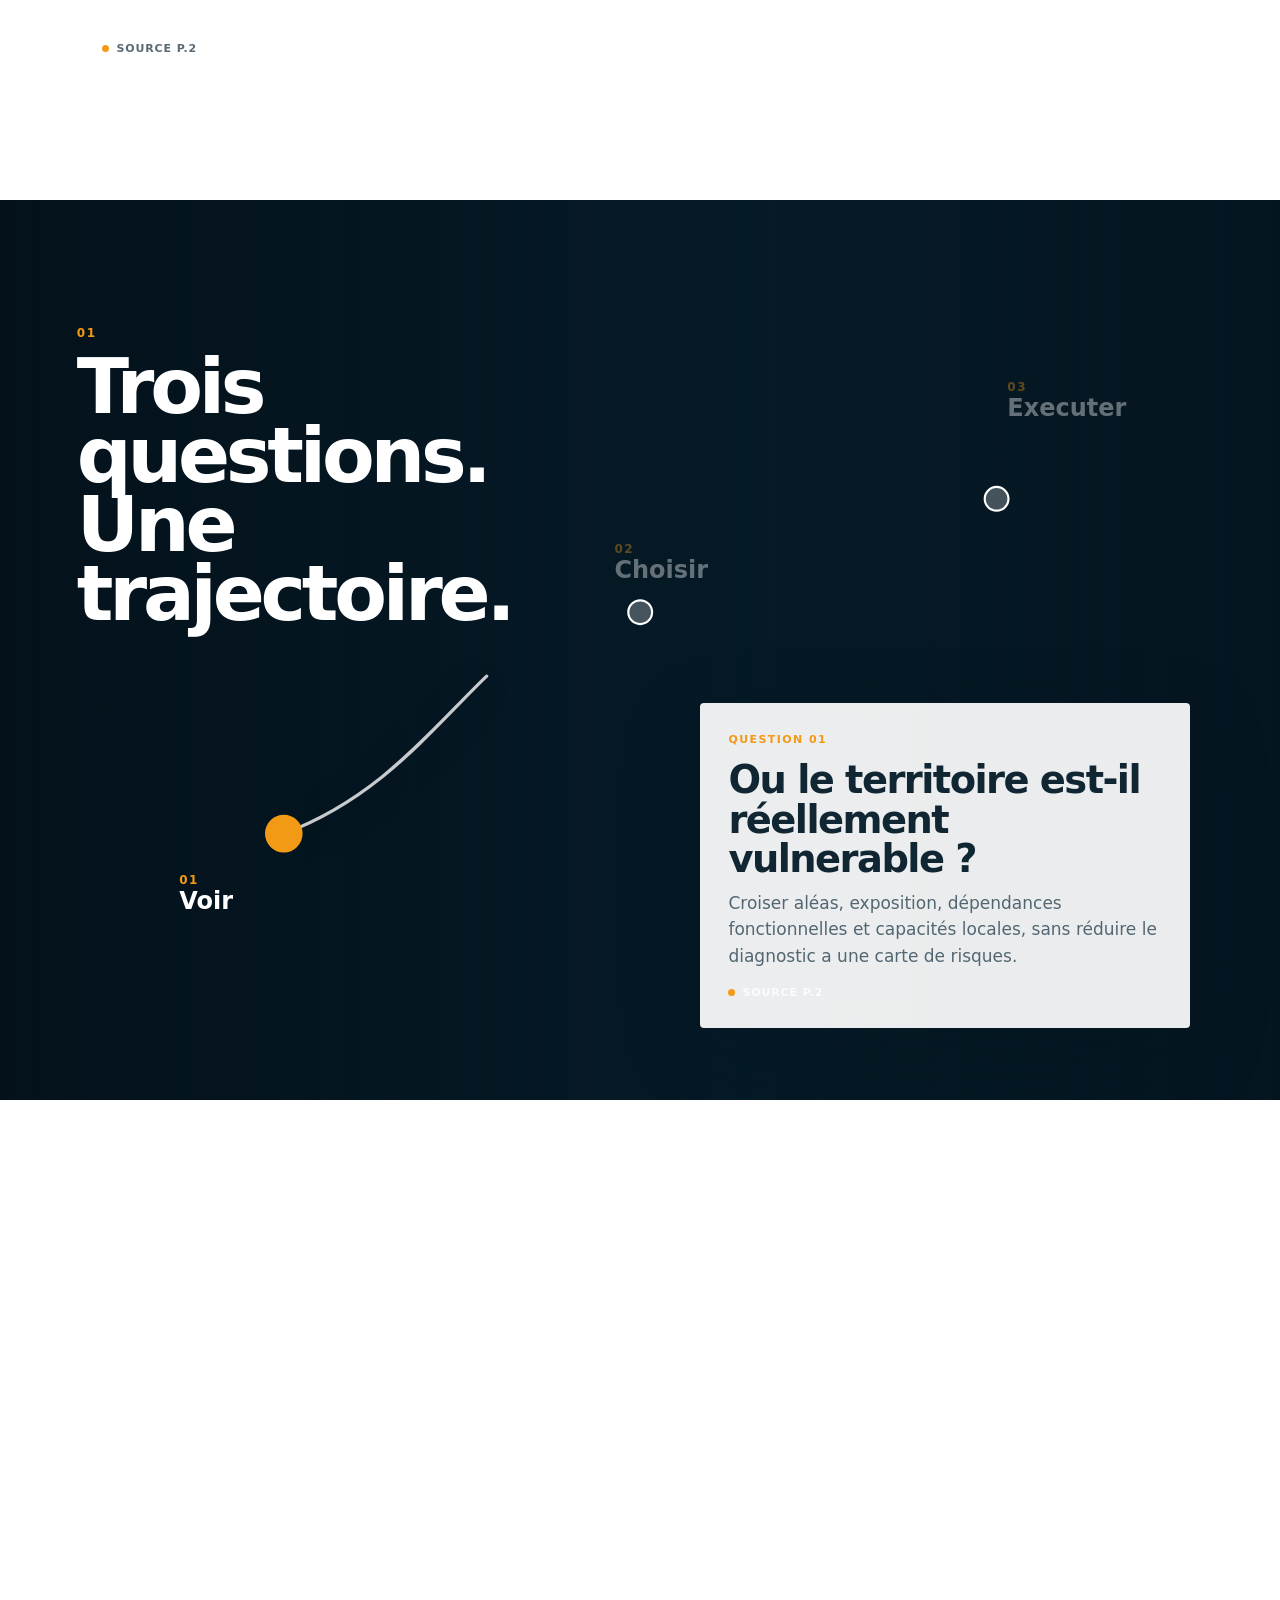
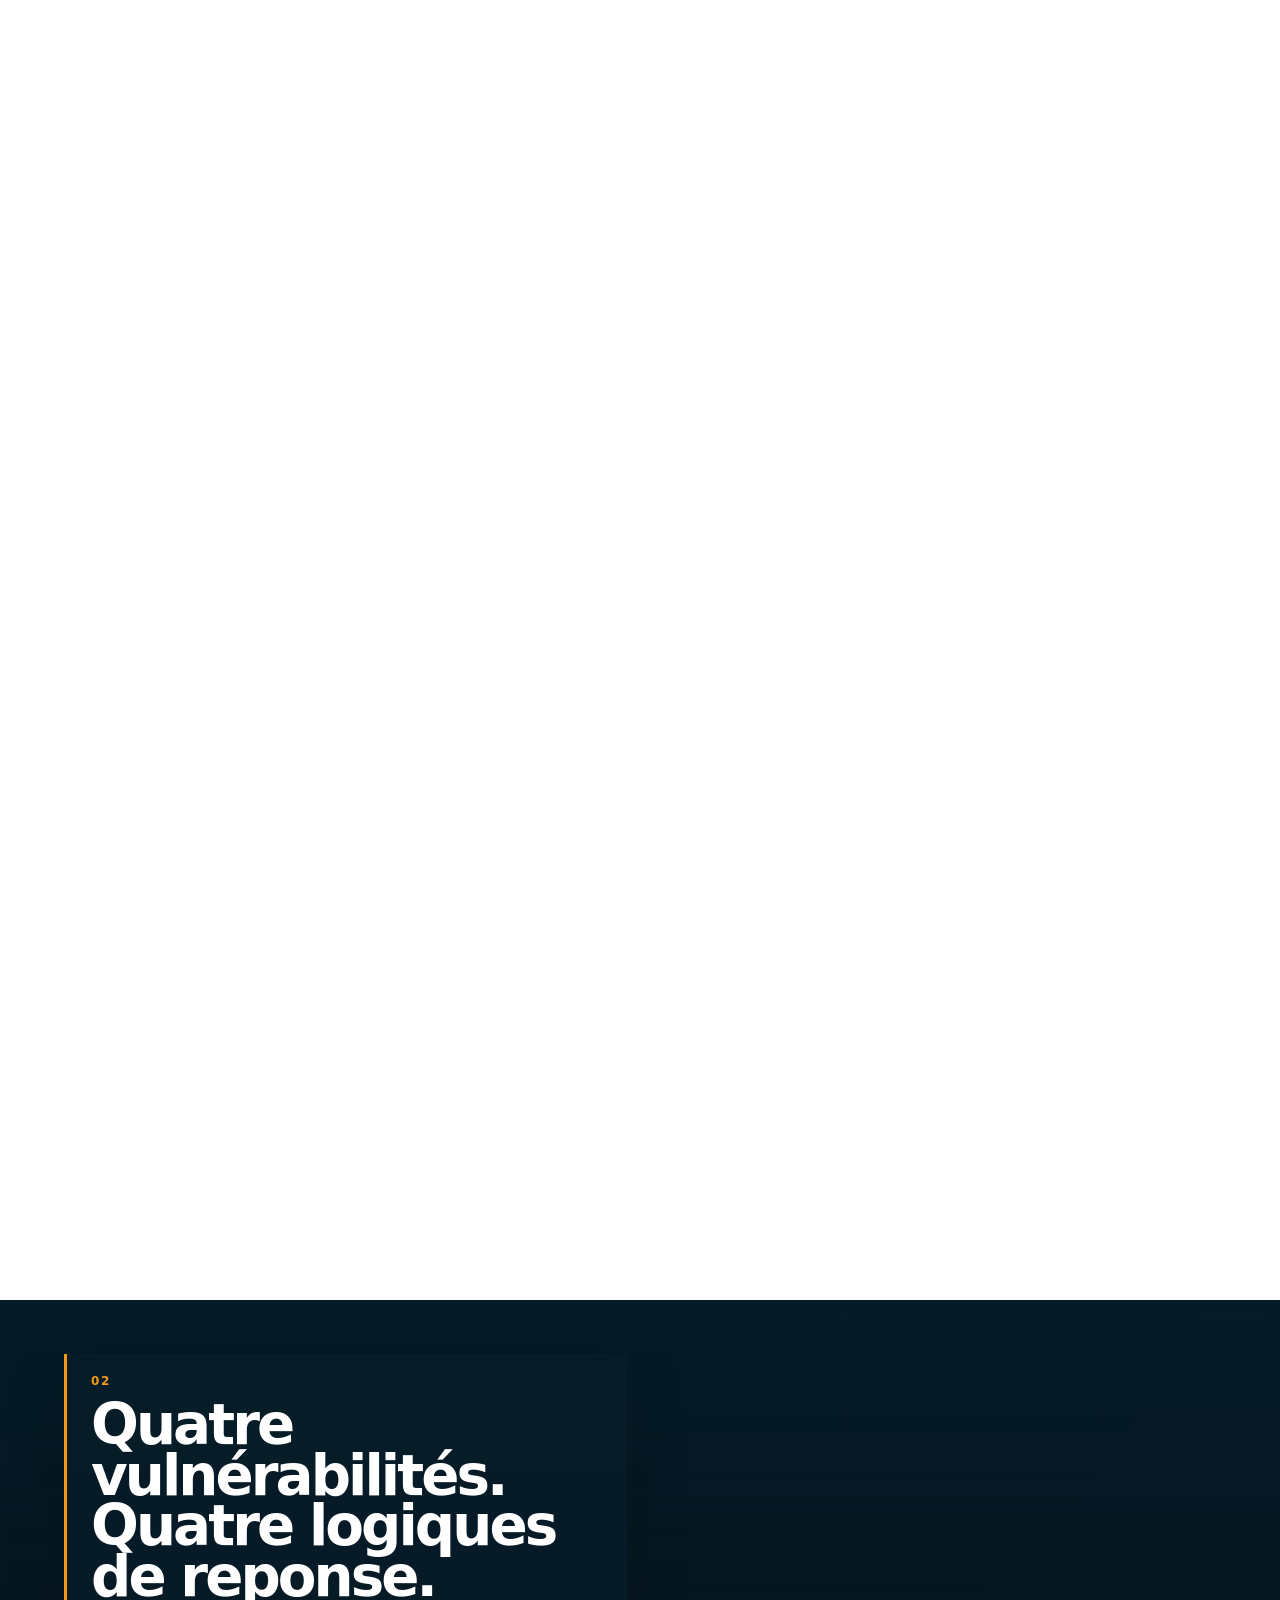
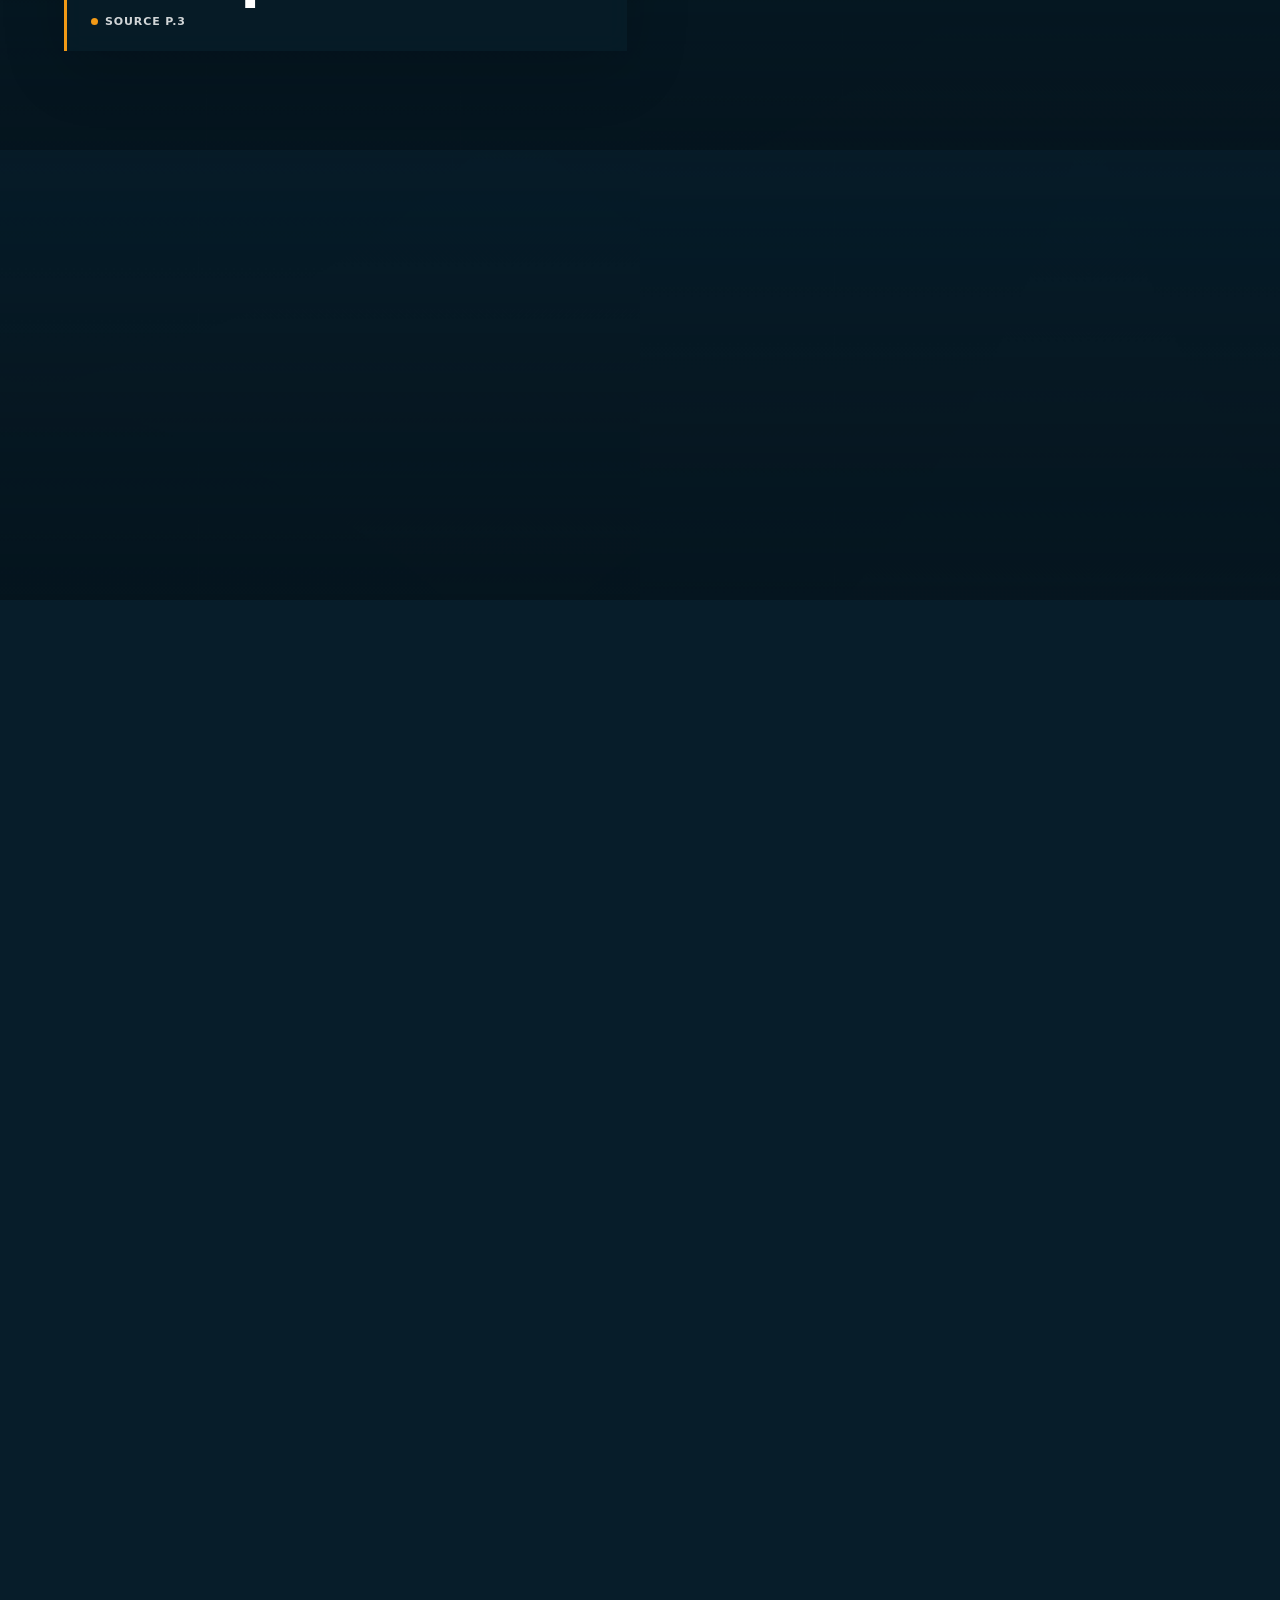
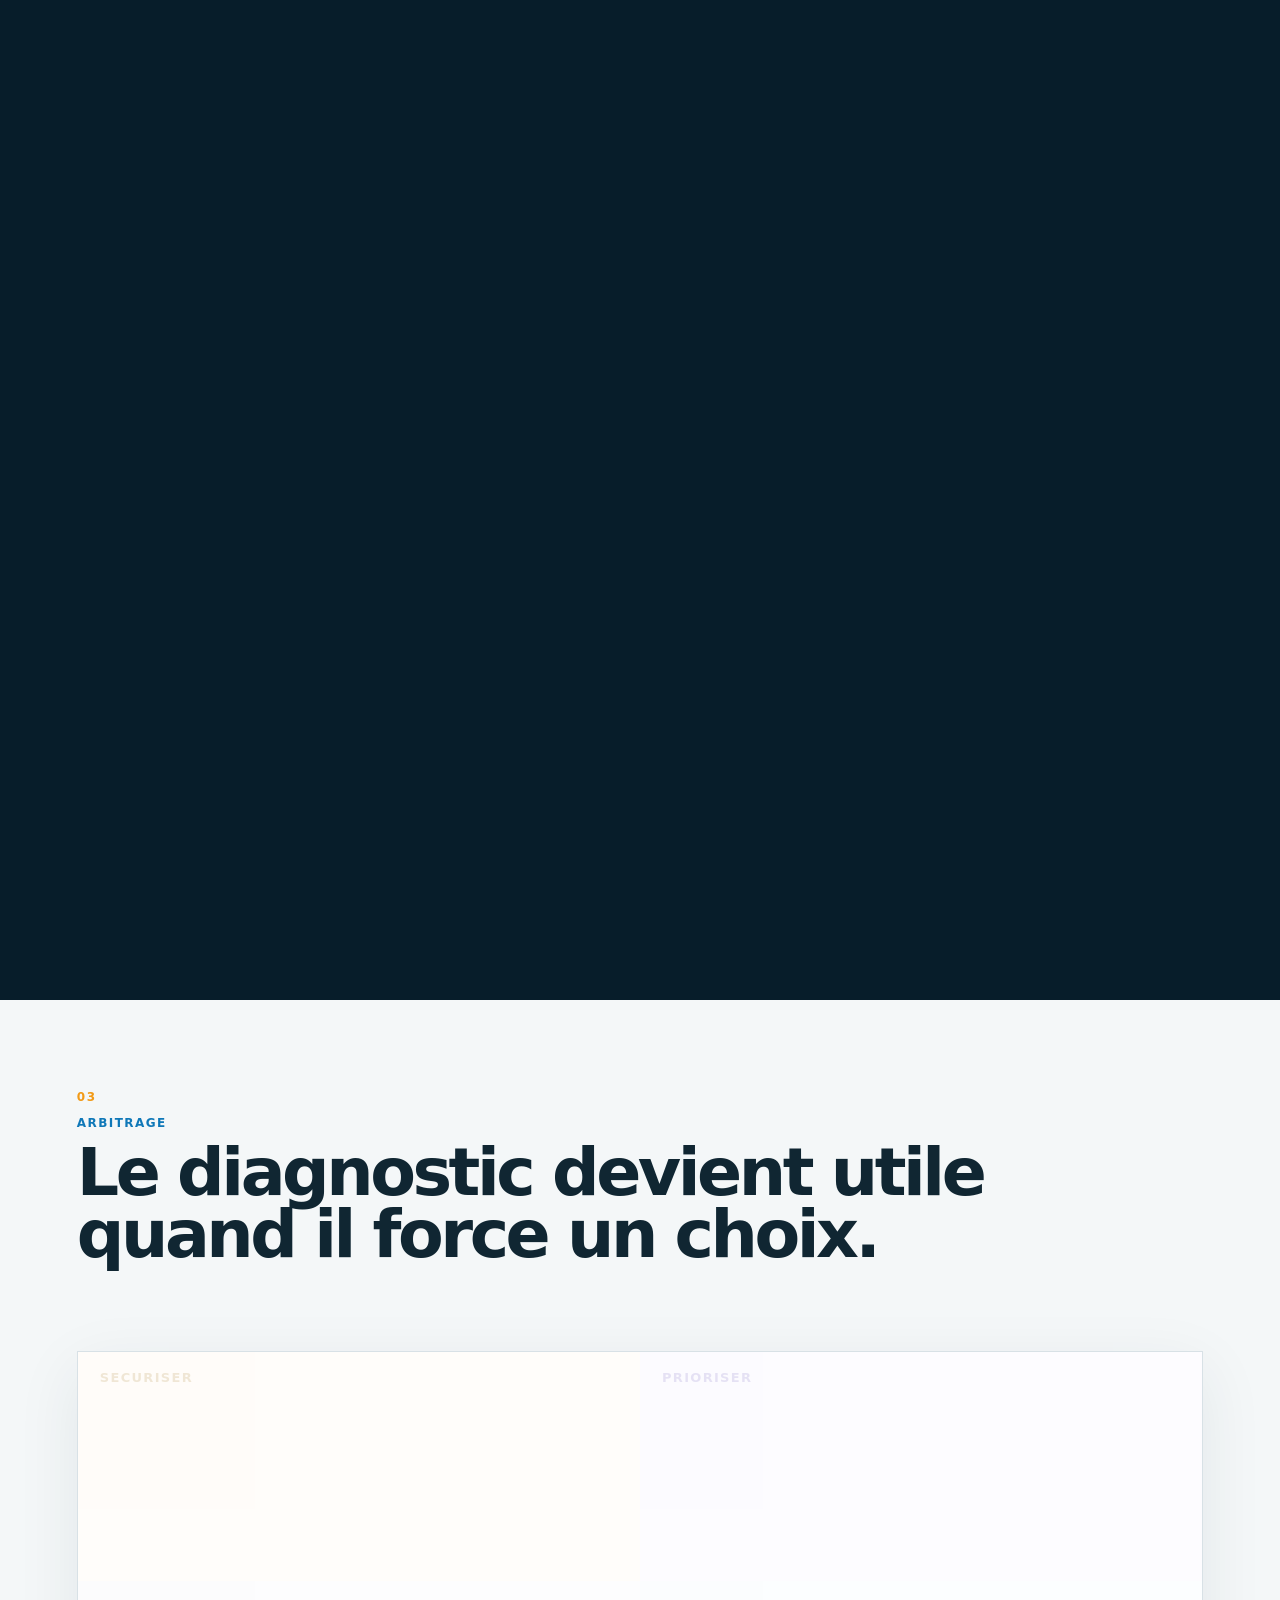
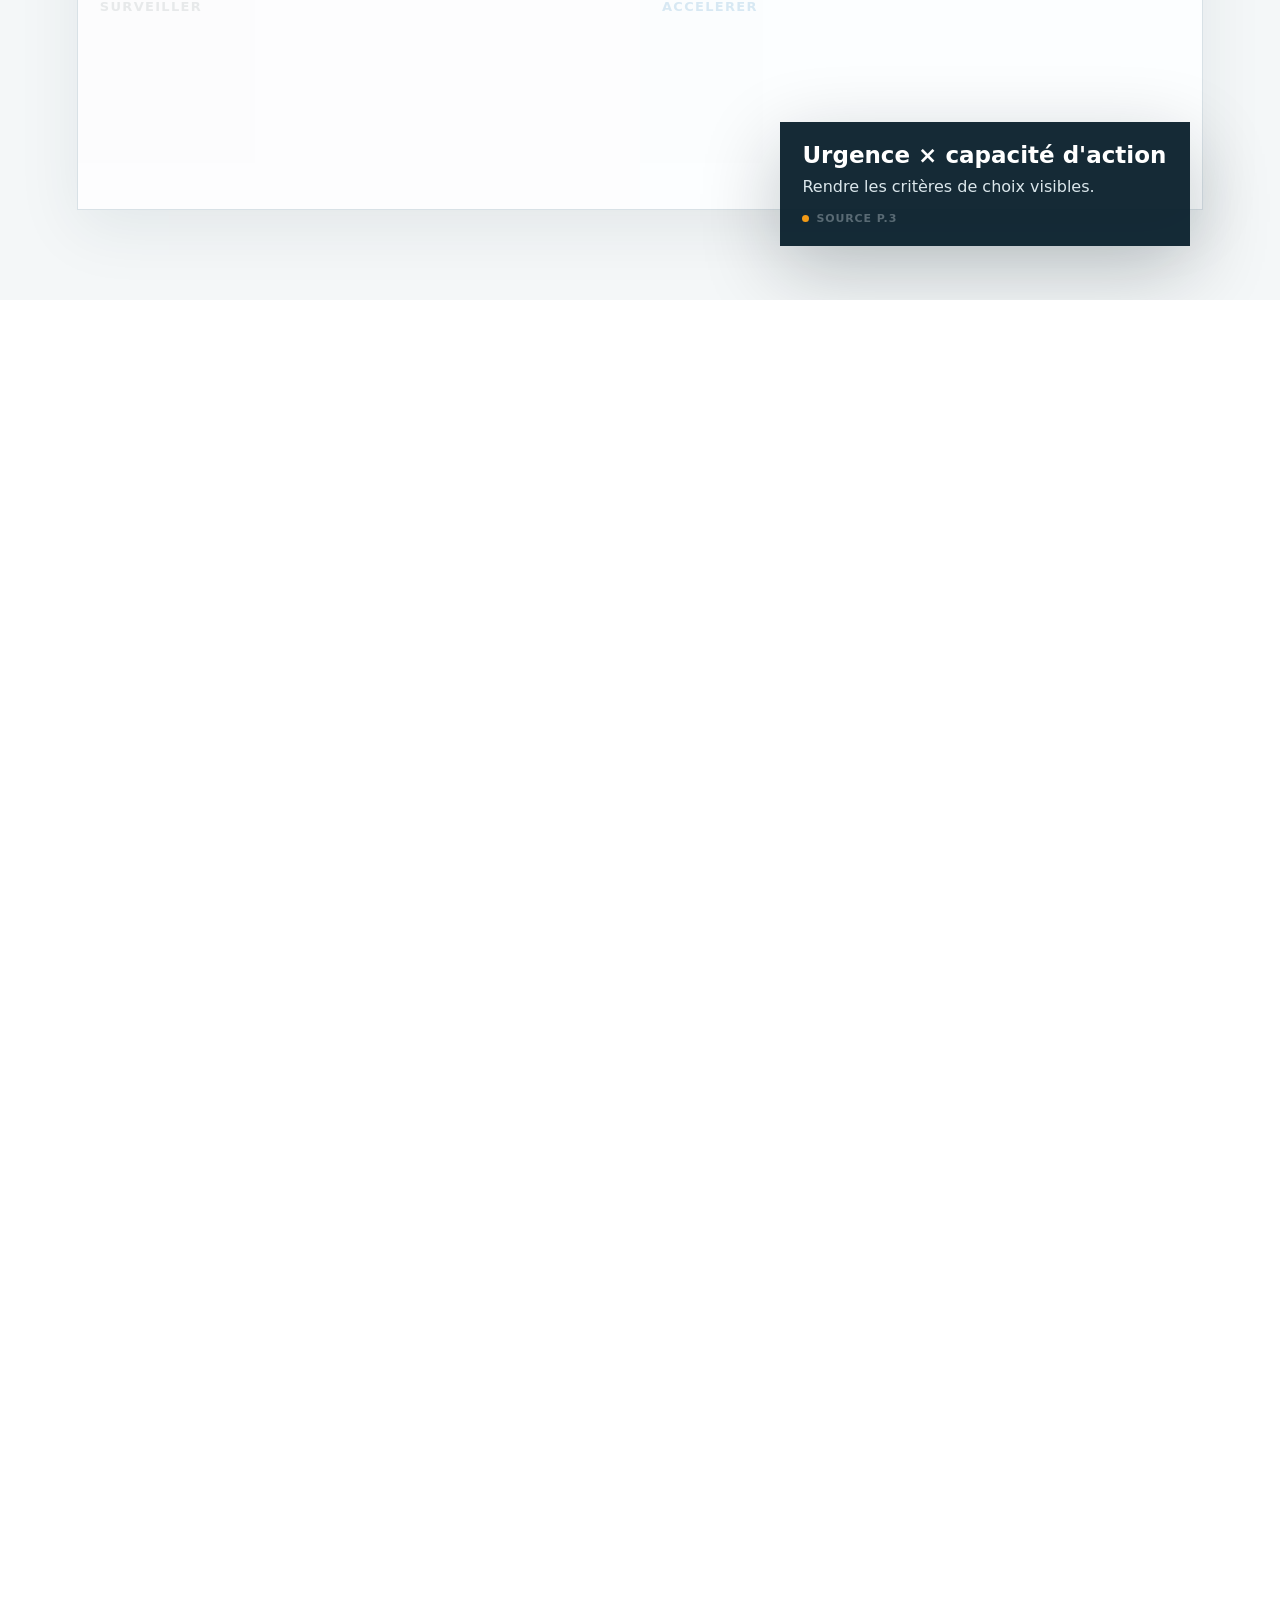
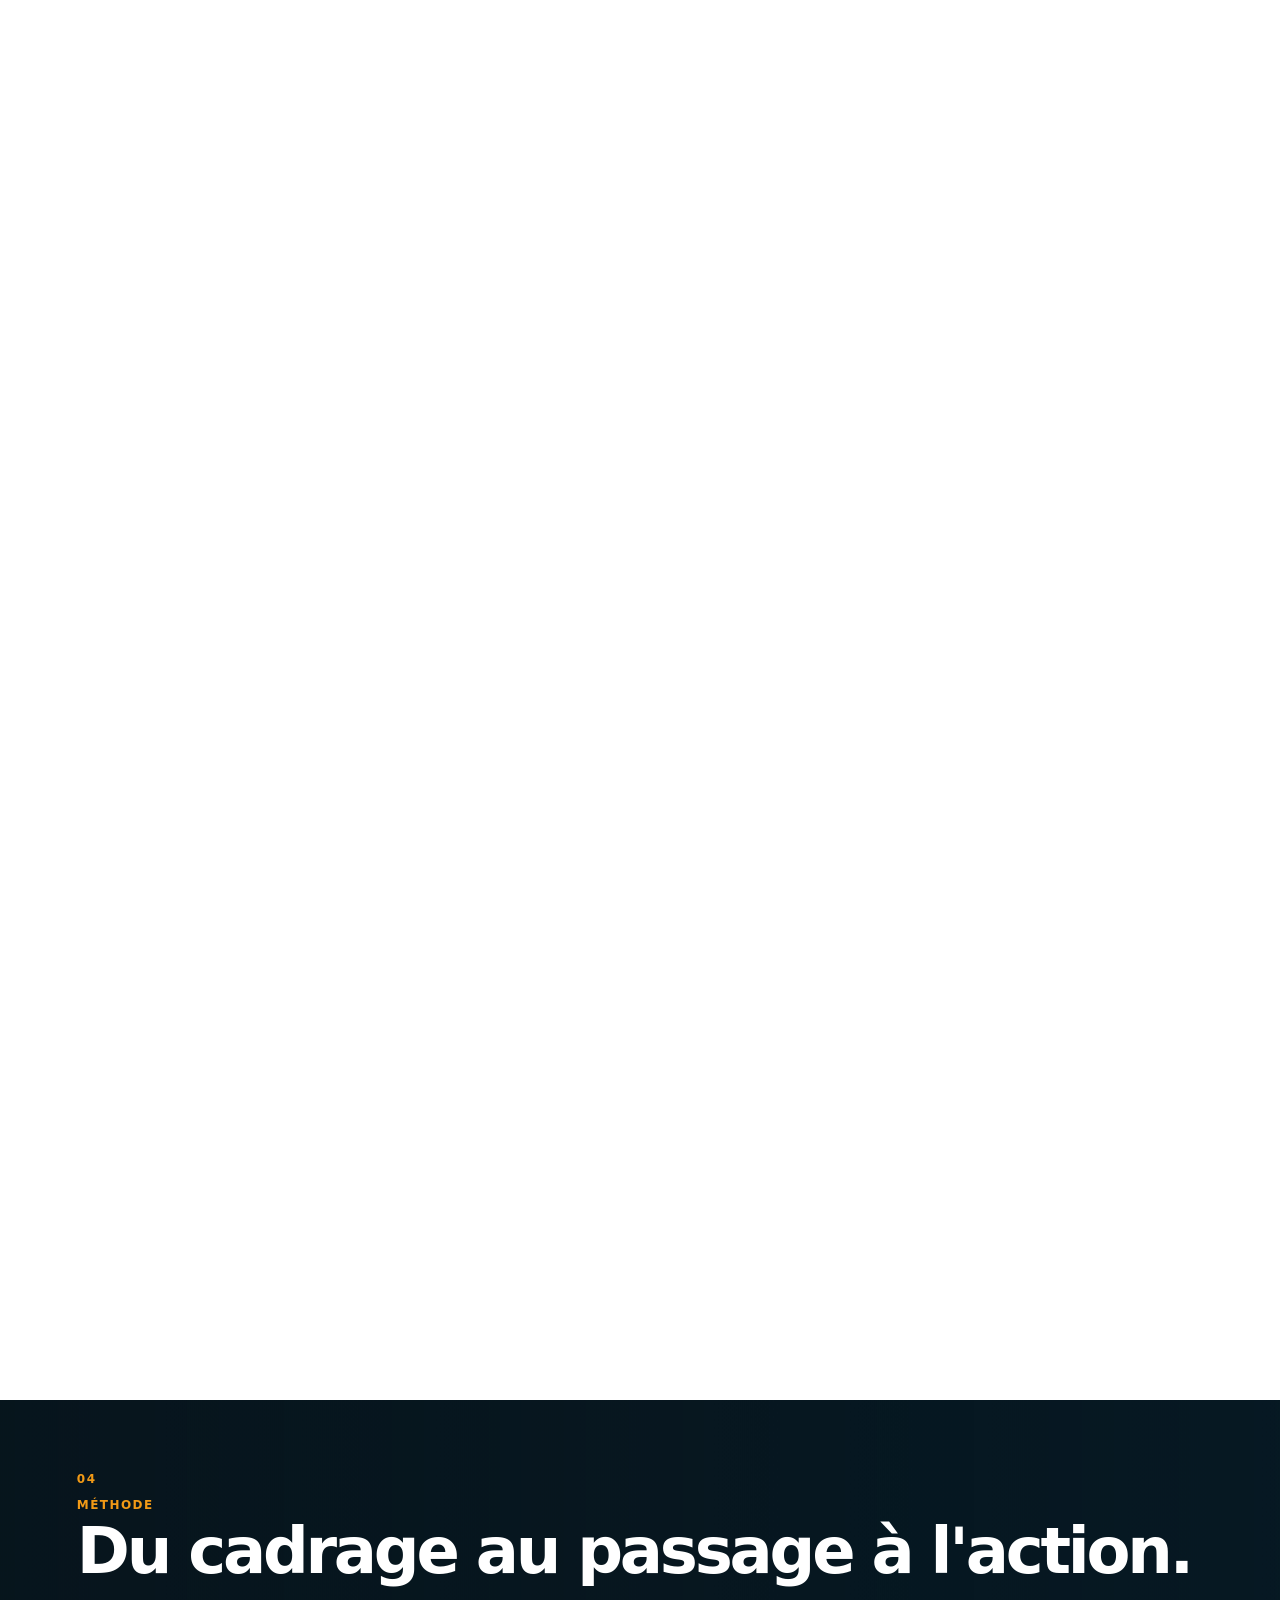
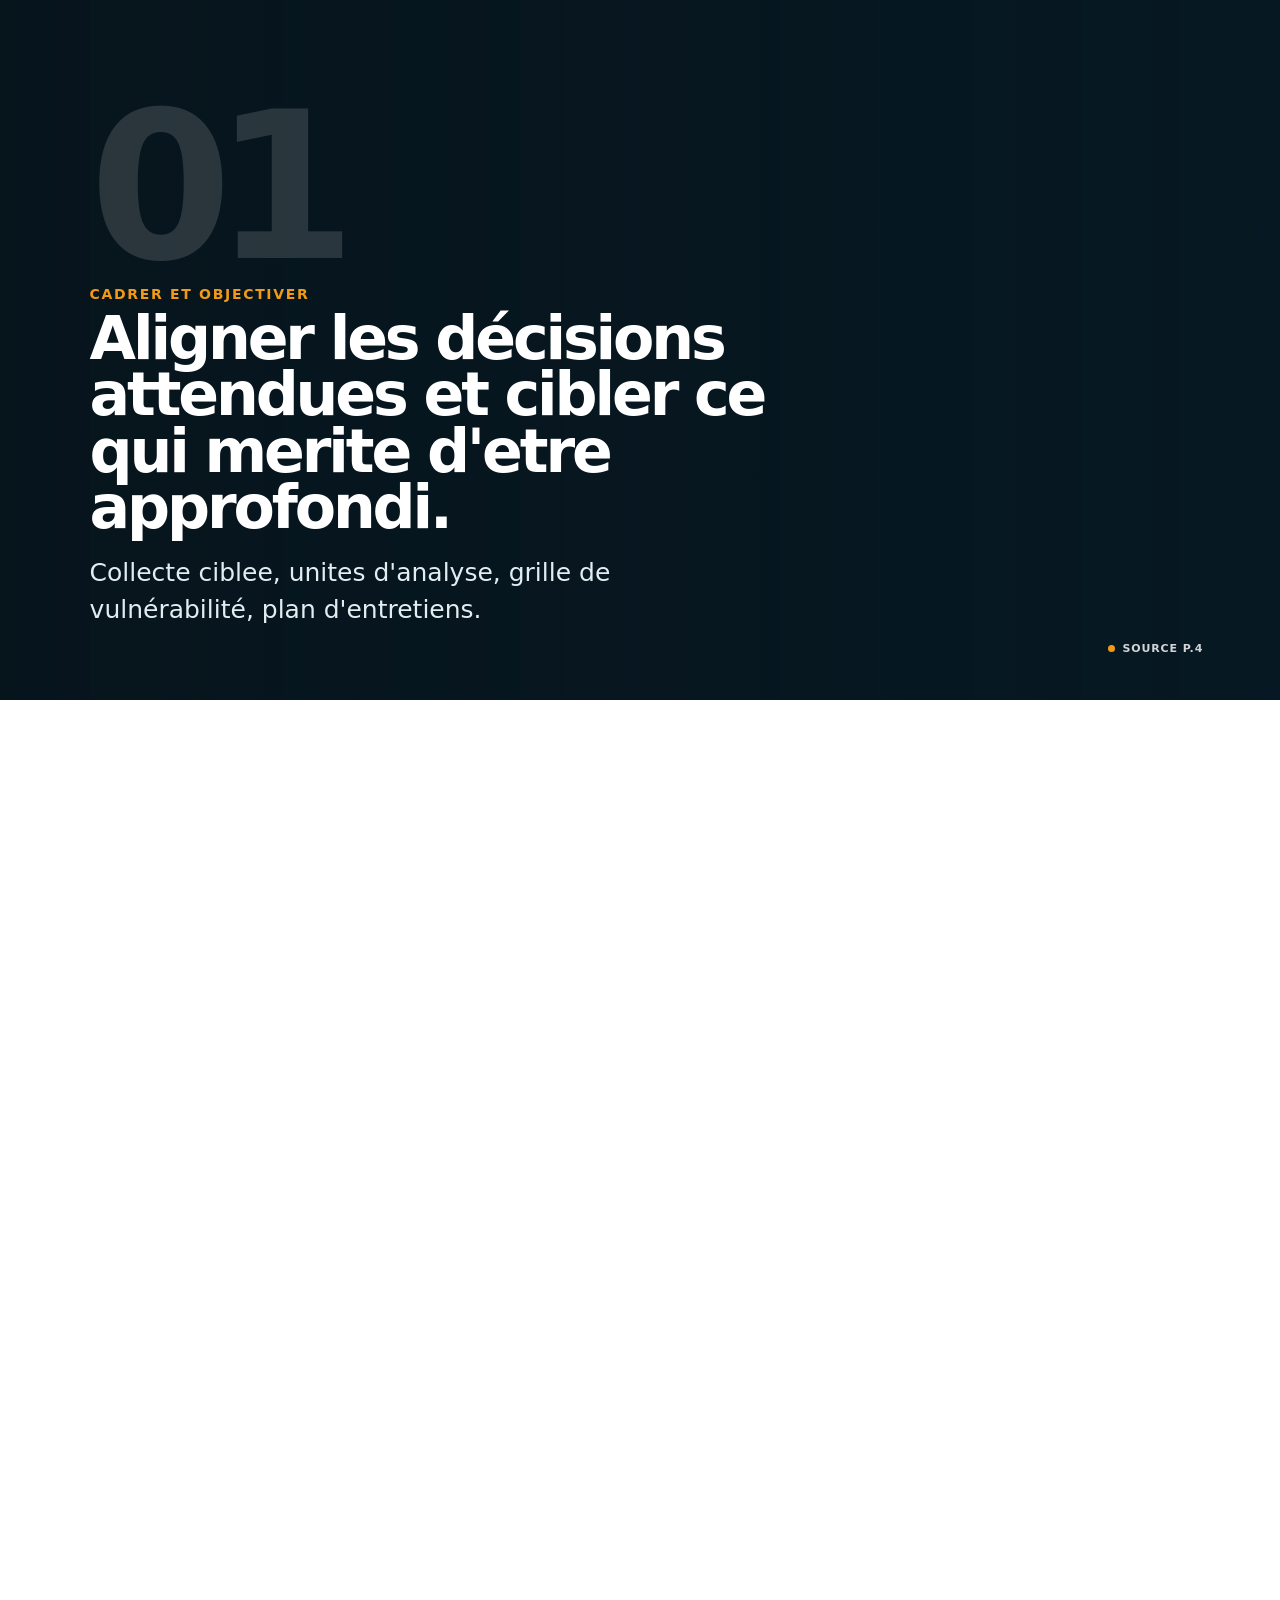
<file: v2/index.html>
<!doctype html>
<html lang="fr">
<head>
  <meta charset="utf-8">
  <meta name="viewport" content="width=device-width, initial-scale=1">
  <meta name="theme-color" content="#071d2a">
  <title>StoryScro | Strategie territoriale d'adaptation climatique</title>
  <link rel="stylesheet" href="style.css">
</head>
<body>
  <div class="progress"><span id="progressBar"></span></div>
  <header class="topbar" id="topbar">
    <a class="brand" href="#top" aria-label="StoryScro"><span class="brand-mark"></span><span>StoryScro</span></a>
    <button class="menu-btn" id="menuBtn" aria-label="Sommaire">Sommaire</button>
    <button class="source-btn top-source" data-source="all">Sources</button>
  </header>

  <nav class="chapter-dots" id="chapterDots" aria-label="Chapitres">
    <a href="#decisions" data-label="Decisions"></a>
    <a href="#vulnerabilities" data-label="Vulnerabilites"></a>
    <a href="#arbitrage" data-label="Arbitrage"></a>
    <a href="#method" data-label="Methode"></a>
    <a href="#planning" data-label="Planning"></a>
    <a href="#workshops" data-label="Concertation"></a>
    <a href="#deliverables" data-label="Livrables"></a>
    <a href="#proof" data-label="References"></a>
  </nav>

  <main id="top">
    <section class="hero chapter" data-chapter="hero">
      <div class="hero-image" id="heroImage"></div>
      <div class="hero-grain"></div>
      <div class="hero-copy">
        <p class="kicker">Metropole Horizon Loire | Septembre 2026</p>
        <h1>De la vulnerabilite<br>a la decision.</h1>
        <p class="hero-deck">Strategie territoriale d'adaptation climatique et feuille de route 2035.</p>
        <button class="source-btn" data-source="mission">Source p.2</button>
      </div>
      <div class="scroll-indicator"><span></span><small>Defiler</small></div>
    </section>

    <section class="statement chapter" data-chapter="intro">
      <div class="statement-inner reveal-text">
        <p>La difficulte n'est pas de produire un inventaire de risques.</p>
        <h2>Elle est d'identifier <em>ou agir d'abord</em>, avec quels leviers, dans quel ordre et avec quelles coalitions d'acteurs.</h2>
        <button class="source-btn dark-source" data-source="mission">Source p.2</button>
      </div>
    </section>

    <section class="decision-scrolly scrolly chapter" id="decisions" data-chapter="decisions" data-scene="decisions">
      <div class="sticky-stage decision-stage">
        <div class="decision-photo"></div>
        <div class="decision-shade"></div>
        <svg class="decision-path" viewBox="0 0 1000 700" aria-hidden="true">
          <path id="decisionLine" d="M170 520 C330 460 360 300 500 315 C650 330 655 500 830 210" />
          <circle cx="170" cy="520" r="11"></circle>
          <circle cx="500" cy="315" r="11"></circle>
          <circle cx="830" cy="210" r="11"></circle>
        </svg>
        <div class="stage-title"><span class="chapter-no">01</span><h2>Trois questions.<br>Une trajectoire.</h2></div>
        <div class="decision-label label-1"><b>01</b><span>Voir</span></div>
        <div class="decision-label label-2"><b>02</b><span>Choisir</span></div>
        <div class="decision-label label-3"><b>03</b><span>Executer</span></div>
        <div class="scene-copy" id="decisionCopy">
          <p class="scene-kicker">Question 01</p>
          <h3>Ou le territoire est-il reellement vulnerable ?</h3>
          <p>Croiser aleas, exposition, dependances fonctionnelles et capacites locales, sans reduire le diagnostic a une carte de risques.</p>
          <button class="source-btn" data-source="mission">Source p.2</button>
        </div>
      </div>
      <div class="scroll-steps" aria-hidden="true">
        <div class="step" data-step="0"></div>
        <div class="step" data-step="1"></div>
        <div class="step" data-step="2"></div>
      </div>
    </section>

    <section class="vulnerability-scrolly scrolly chapter" id="vulnerabilities" data-chapter="vulnerabilities" data-scene="vulnerabilities">
      <div class="sticky-stage mosaic-stage">
        <div class="mosaic intro-mosaic" id="mosaic">
          <article class="mosaic-tile heat" data-tile="0"><div class="tile-image"></div><div class="tile-copy"><b>01</b><h3>Confort d'ete & sante</h3><p>Batiments publics, espaces mineralises, publics sensibles et continuite des usages.</p></div></article>
          <article class="mosaic-tile water" data-tile="1"><div class="tile-image"></div><div class="tile-copy"><b>02</b><h3>Ressource en eau</h3><p>Tensions saisonnieres, usages concurrents, activites economiques et robustesse des services.</p></div></article>
          <article class="mosaic-tile services" data-tile="2"><div class="tile-image"></div><div class="tile-copy"><b>03</b><h3>Continuite des services</h3><p>Energie, mobilite, numerique, equipements essentiels et effets en cascade.</p></div></article>
          <article class="mosaic-tile nature" data-tile="3"><div class="tile-image"></div><div class="tile-copy"><b>04</b><h3>Systemes naturels</h3><p>Sols, trames vertes et bleues et solutions fondees sur la nature.</p></div></article>
        </div>
        <div class="mosaic-intro" id="mosaicIntro"><span class="chapter-no">02</span><h2>Quatre vulnerabilites.<br>Quatre logiques de reponse.</h2><button class="source-btn" data-source="prediag">Source p.3</button></div>
      </div>
      <div class="scroll-steps">
        <div class="step" data-step="-1"></div>
        <div class="step" data-step="0"></div>
        <div class="step" data-step="1"></div>
        <div class="step" data-step="2"></div>
        <div class="step" data-step="3"></div>
      </div>
    </section>

    <section class="matrix-scrolly scrolly chapter" id="arbitrage" data-chapter="arbitrage" data-scene="matrix">
      <div class="sticky-stage matrix-stage">
        <div class="matrix-head"><span class="chapter-no">03</span><p>Arbitrage</p><h2>Le diagnostic devient utile<br>quand il force un choix.</h2></div>
        <div class="matrix-visual" id="matrixVisual">
          <div class="mquad mq1"><span>SECURISER</span></div>
          <div class="mquad mq2"><span>PRIORISER</span></div>
          <div class="mquad mq3"><span>SURVEILLER</span></div>
          <div class="mquad mq4"><span>ACCELERER</span></div>
          <div class="m-axis axis-x"><span>Capacite d'action</span></div>
          <div class="m-axis axis-y"><span>Urgence / vulnerabilite</span></div>
          <div class="m-point mp1"><i></i><span>Confort d'ete</span></div>
          <div class="m-point mp2"><i></i><span>Ressource en eau</span></div>
          <div class="m-point mp3"><i></i><span>Continuite des services</span></div>
          <div class="m-point mp4"><i></i><span>Vegetalisation ciblee</span></div>
          <div class="m-point mp5"><i></i><span>Sensibilisation generale</span></div>
        </div>
        <div class="matrix-caption" id="matrixCaption"><strong>Urgence x capacite d'action</strong><span>Les entretiens et ateliers servent a tester ces arbitrages.</span><button class="source-btn dark-source" data-source="prediag">Source p.3</button></div>
      </div>
      <div class="scroll-steps matrix-steps">
        <div class="step" data-step="0"></div>
        <div class="step" data-step="1"></div>
        <div class="step" data-step="2"></div>
        <div class="step" data-step="3"></div>
      </div>
    </section>

    <section class="method-scrolly scrolly chapter" id="method" data-chapter="method" data-scene="method">
      <div class="sticky-stage method-stage">
        <div class="method-heading"><span class="chapter-no">04</span><p>Methode</p><h2>Du cadrage au passage a l'action.</h2></div>
        <div class="method-track" id="methodTrack">
          <article class="method-panel mpanel-1"><div class="panel-bg"></div><div class="panel-copy"><b>01</b><p>Cadrer et objectiver</p><h3>Aligner les decisions attendues et cibler ce qui merite d'etre approfondi.</h3><span>Collecte ciblee, unites d'analyse, grille de vulnerabilite, plan d'entretiens.</span></div></article>
          <article class="method-panel mpanel-2"><div class="panel-bg"></div><div class="panel-copy"><b>02</b><p>Diagnostiquer et comparer</p><h3>Transformer donnees, entretiens et benchmark en options comparables.</h3><span>Cartographie des dependances, benchmark de territoires, qualification des options.</span></div></article>
          <article class="method-panel mpanel-3"><div class="panel-bg"></div><div class="panel-copy"><b>03</b><p>Construire et arbitrer</p><h3>Mettre les scenarios en tension avec des criteres de choix explicites.</h3><span>Scenarios, ateliers de priorisation, test des actions et conditions de mise en oeuvre.</span></div></article>
          <article class="method-panel mpanel-4"><div class="panel-bg"></div><div class="panel-copy"><b>04</b><p>Programmer et securiser</p><h3>Transformer les choix en trajectoire pilotable.</h3><span>Feuille de route, gouvernance, financement, indicateurs, jalons et 100 premiers jours.</span></div></article>
        </div>
        <button class="source-btn method-source" data-source="method">Source p.4</button>
      </div>
      <div class="scroll-spacer"></div>
    </section>

    <section class="planning-scrolly scrolly chapter" id="planning" data-chapter="planning" data-scene="planning">
      <div class="sticky-stage planning-stage">
        <div class="planning-copy"><span class="chapter-no">05</span><p>Planning</p><h2>12 semaines.<br>4 jalons de decision.</h2><button class="source-btn dark-source" data-source="planning">Source p.5</button></div>
        <div class="timeline-shell">
          <div class="week-row" id="weekRow"></div>
          <div class="gantt-lines" id="ganttLines"></div>
          <div class="milestones" id="milestones">
            <div class="milestone" data-at="0.19"><b>J1</b><span>Cadrage valide</span></div>
            <div class="milestone" data-at="0.47"><b>J2</b><span>Diagnostic partage</span></div>
            <div class="milestone" data-at="0.72"><b>J3</b><span>Arbitrages actes</span></div>
            <div class="milestone" data-at="0.94"><b>J4</b><span>Feuille de route adoptee</span></div>
          </div>
        </div>
      </div>
      <div class="scroll-spacer planning-space"></div>
    </section>

    <section class="workshop-scrolly scrolly chapter" id="workshops" data-chapter="workshops" data-scene="workshops">
      <div class="sticky-stage workshop-stage">
        <div class="workshop-bg"></div>
        <div class="workshop-title"><span class="chapter-no">06</span><p>Co-construction</p><h2>Chaque contribution doit faire avancer une decision.</h2></div>
        <div class="orbit" id="orbit">
          <div class="orbit-ring ring-1"></div><div class="orbit-ring ring-2"></div>
          <div class="orbit-core">Decision<br>territoriale</div>
          <div class="actor a1">Elus</div><div class="actor a2">Directions</div><div class="actor a3">Operateurs</div><div class="actor a4">Experts</div><div class="actor a5">Entreprises</div><div class="actor a6">Usagers</div><div class="actor a7">Financeurs</div>
        </div>
        <div class="workshop-word" id="workshopWord"><b>01</b><span>Mettre en tension</span><small>Partager le diagnostic et confronter les angles morts.</small></div>
        <button class="source-btn workshop-source" data-source="coconstruction">Source p.6</button>
      </div>
      <div class="scroll-steps workshop-steps"><div class="step" data-step="0"></div><div class="step" data-step="1"></div><div class="step" data-step="2"></div></div>
    </section>

    <section class="deliverables-scrolly scrolly chapter" id="deliverables" data-chapter="deliverables" data-scene="deliverables">
      <div class="sticky-stage deliverables-stage">
        <div class="deliverable-title"><span class="chapter-no">07</span><p>Livrables</p><h2>Des outils qui s'enchainent.<br>Pas des documents qui s'empilent.</h2></div>
        <div class="deliverable-track" id="deliverableTrack">
          <article class="delivery d1"><b>01</b><span>Diagnostic strategique</span><p>Vulnerabilites, dependances, marges de manoeuvre et angles morts.</p></article>
          <article class="delivery d2"><b>02</b><span>Cartographie des priorites</span><p>Lecture par enjeu, secteur ou zone, avec criticite et capacite d'action.</p></article>
          <article class="delivery d3"><b>03</b><span>Benchmark cible</span><p>6 a 10 cas comparables centres sur les mecanismes de mise en oeuvre.</p></article>
          <article class="delivery d4"><b>04</b><span>Portefeuille d'actions</span><p>Impact attendu, conditions, dependances, responsables et maturite.</p></article>
          <article class="delivery d5"><b>05</b><span>Feuille de route 2035</span><p>Vagues de mise en oeuvre, jalons, decisions et trajectoire d'investissement.</p></article>
          <article class="delivery d6"><b>06</b><span>Tableau de bord</span><p>Indicateurs limites et actionnables: exposition, avancement, resultat, capacite et finance.</p></article>
        </div>
        <button class="source-btn deliverable-source" data-source="deliverables">Source p.7</button>
      </div>
      <div class="scroll-spacer deliverable-space"></div>
    </section>

    <section class="proof-scrolly scrolly chapter" id="proof" data-chapter="proof" data-scene="proof">
      <div class="sticky-stage proof-stage">
        <div class="proof-bg" id="proofBg"></div>
        <div class="proof-title"><span class="chapter-no">08</span><p>Pouvoir de preuve</p><h2>Des references qui documentent les competences utiles.</h2></div>
        <div class="proof-copy" id="proofCopy"><p class="scene-kicker">Europe | adaptation & resilience</p><h3>Pathways2Resilience</h3><p>Strategie d'exploitation, ateliers, entretiens KER, analyse des besoins du premier groupe de 40 regions et appui au renforcement de capacites.</p><button class="source-btn" data-source="refs">Source p.9</button></div>
      </div>
      <div class="scroll-steps proof-steps"><div class="step" data-step="0"></div><div class="step" data-step="1"></div><div class="step" data-step="2"></div><div class="step" data-step="3"></div></div>
    </section>

    <section class="finale chapter" data-chapter="finale">
      <div class="finale-bg"></div>
      <div class="finale-copy">
        <p>Une proposition pensee pour la decision</p>
        <h2>Specificite.<br>Demonstration.<br>Coherence.<br>Mise en oeuvre.</h2>
        <button class="source-btn" data-source="conclusion">Source p.10</button>
      </div>
    </section>
  </main>

  <aside class="drawer" id="sourceDrawer" aria-hidden="true">
    <button class="drawer-close" id="sourceClose">Fermer</button>
    <p class="drawer-kicker">Provenance</p>
    <h2 id="sourceTitle">Sources</h2>
    <div id="sourceBody"></div>
  </aside>

  <aside class="menu-drawer" id="menuDrawer" aria-hidden="true">
    <button class="drawer-close" id="menuClose">Fermer</button>
    <p class="drawer-kicker">Sommaire</p>
    <a href="#decisions">01. Trois decisions</a>
    <a href="#vulnerabilities">02. Vulnerabilites</a>
    <a href="#arbitrage">03. Arbitrage</a>
    <a href="#method">04. Methode</a>
    <a href="#planning">05. Planning</a>
    <a href="#workshops">06. Co-construction</a>
    <a href="#deliverables">07. Livrables</a>
    <a href="#proof">08. References</a>
  </aside>

  <script src="story-data.js"></script>
  <script src="app.js"></script>
</body>
</html>
</file>
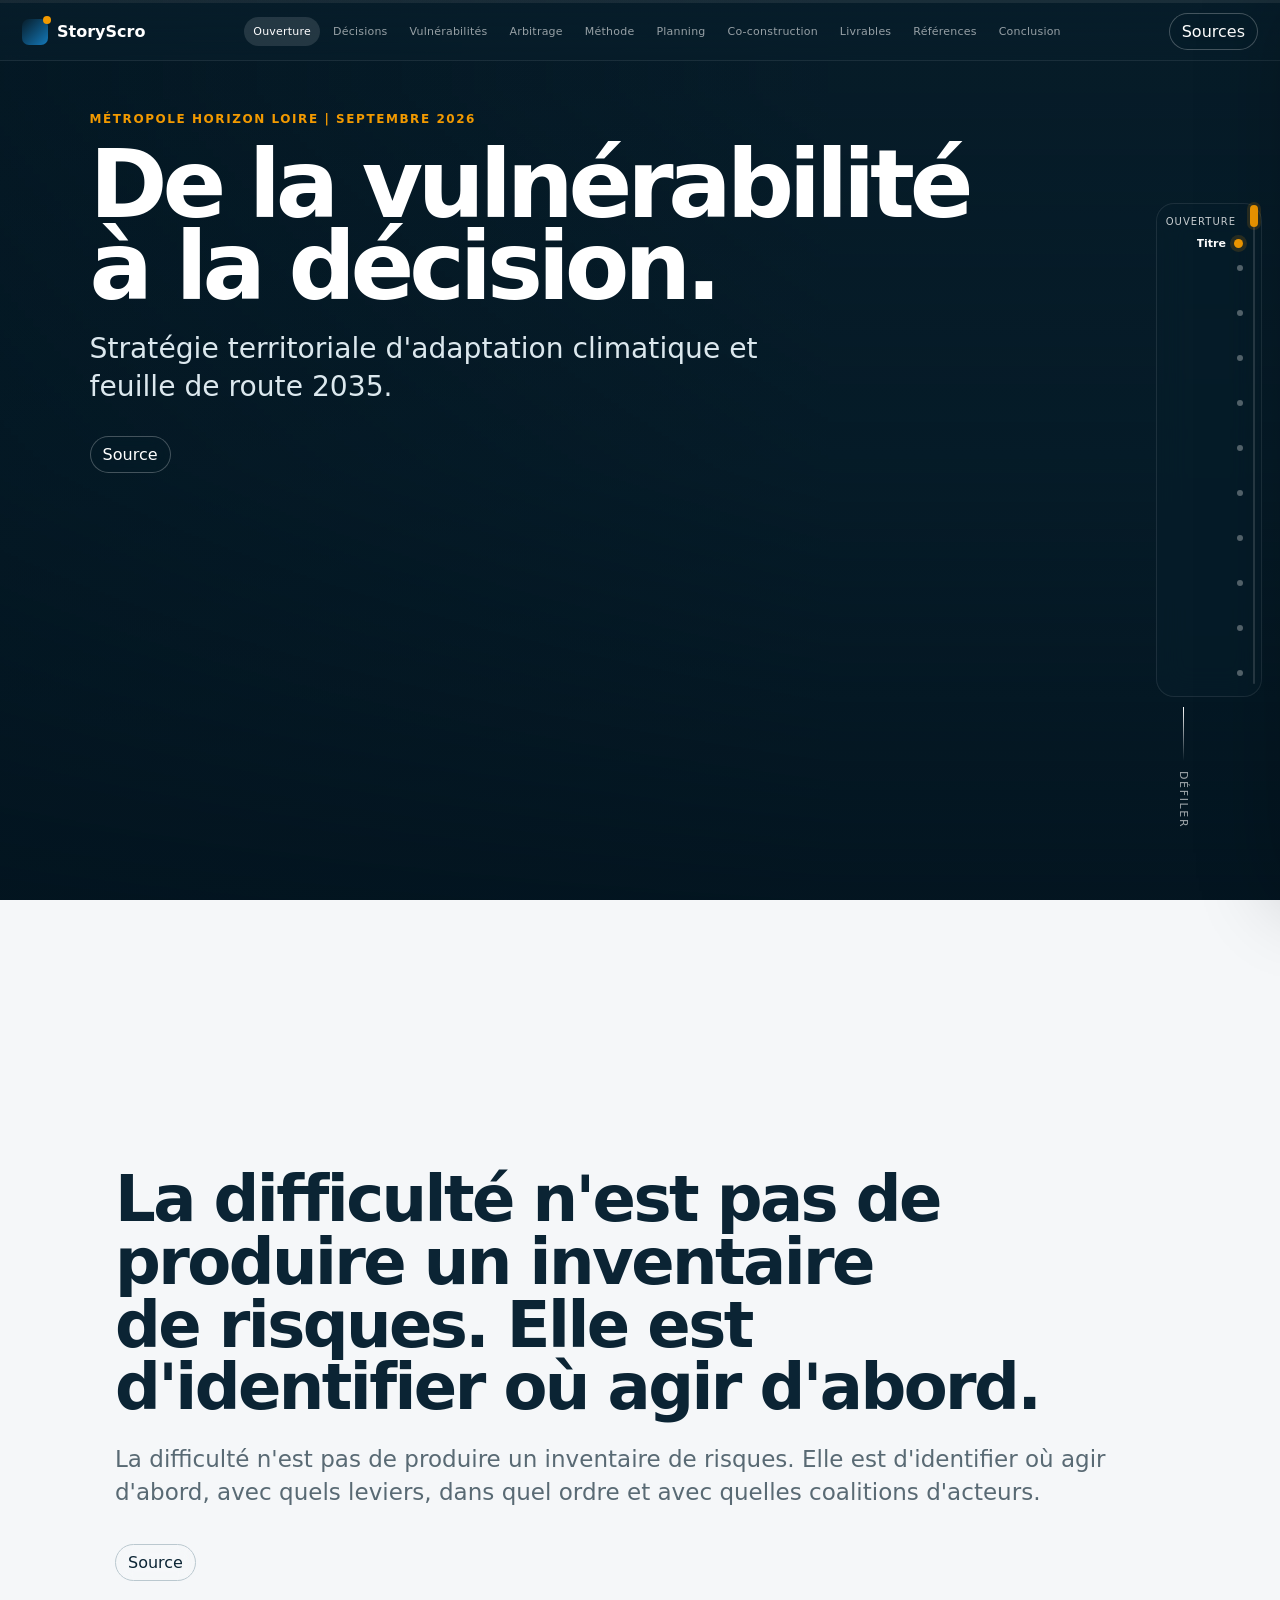
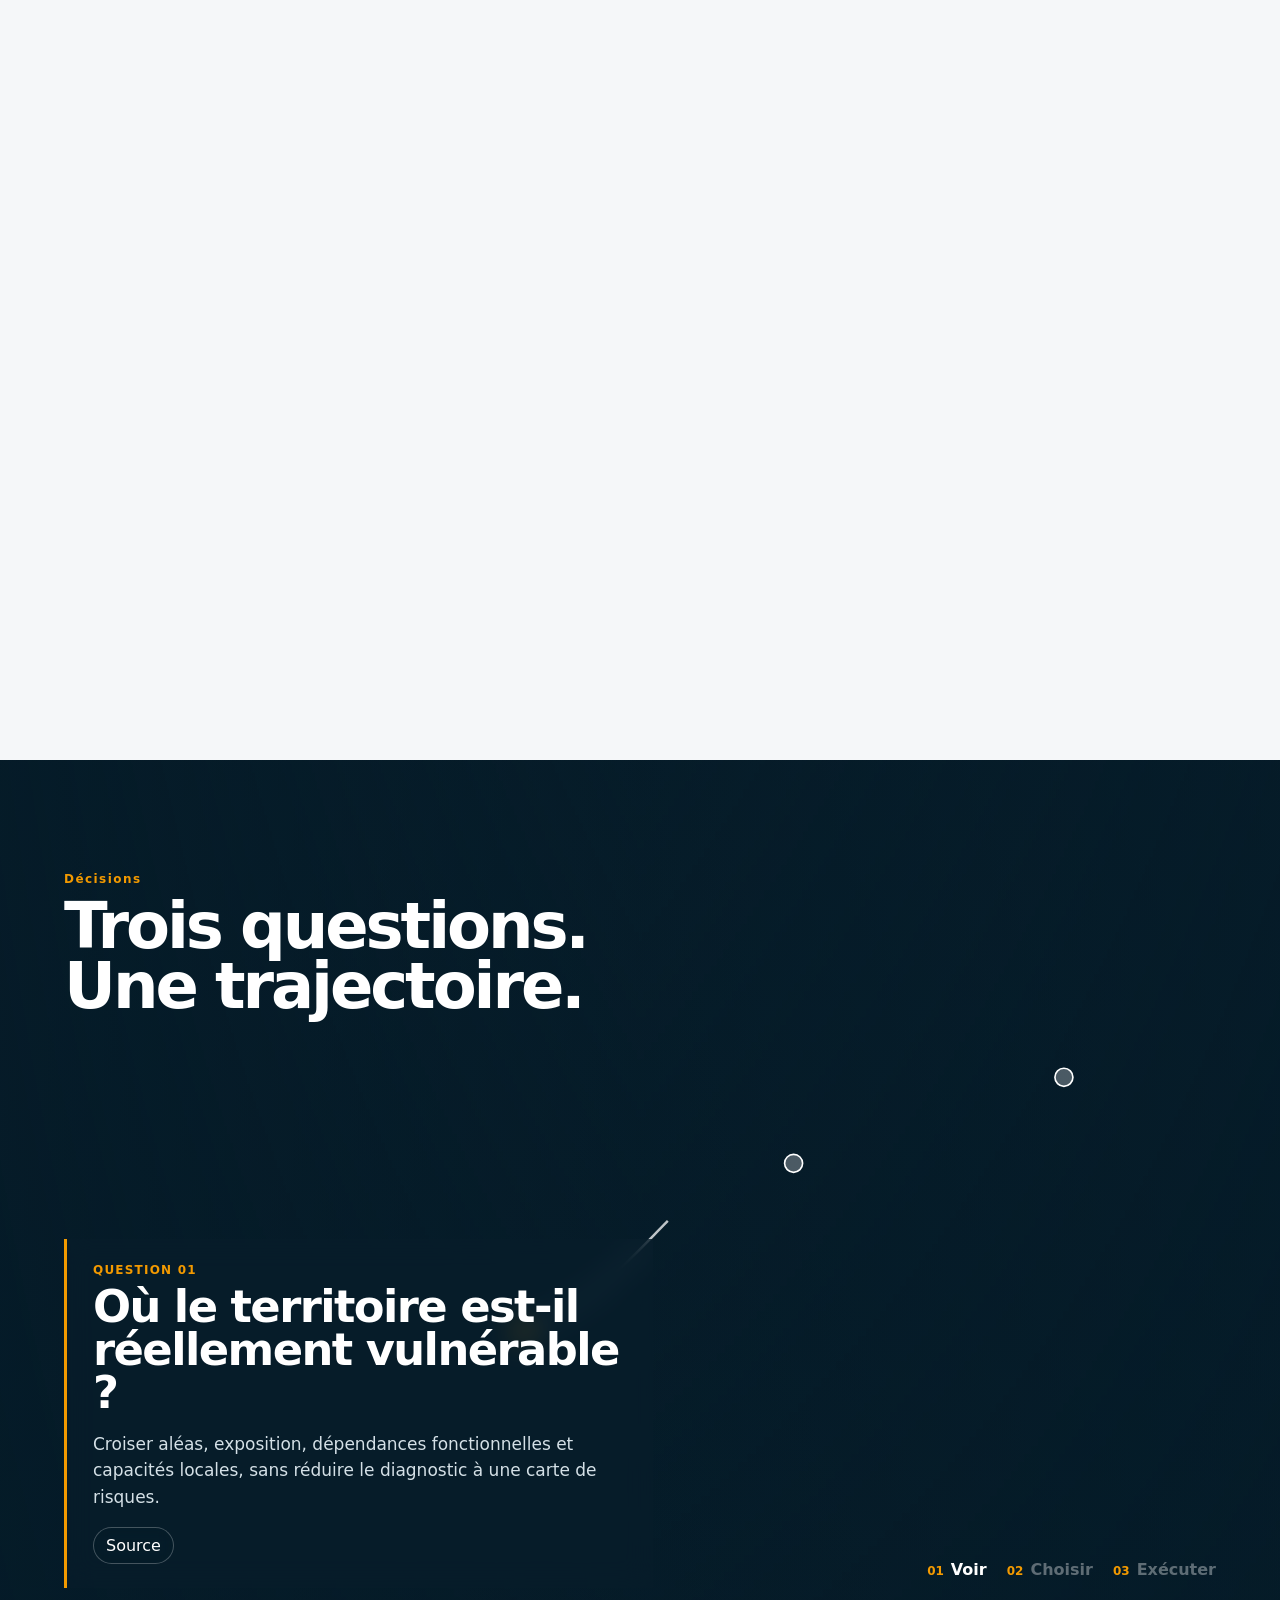
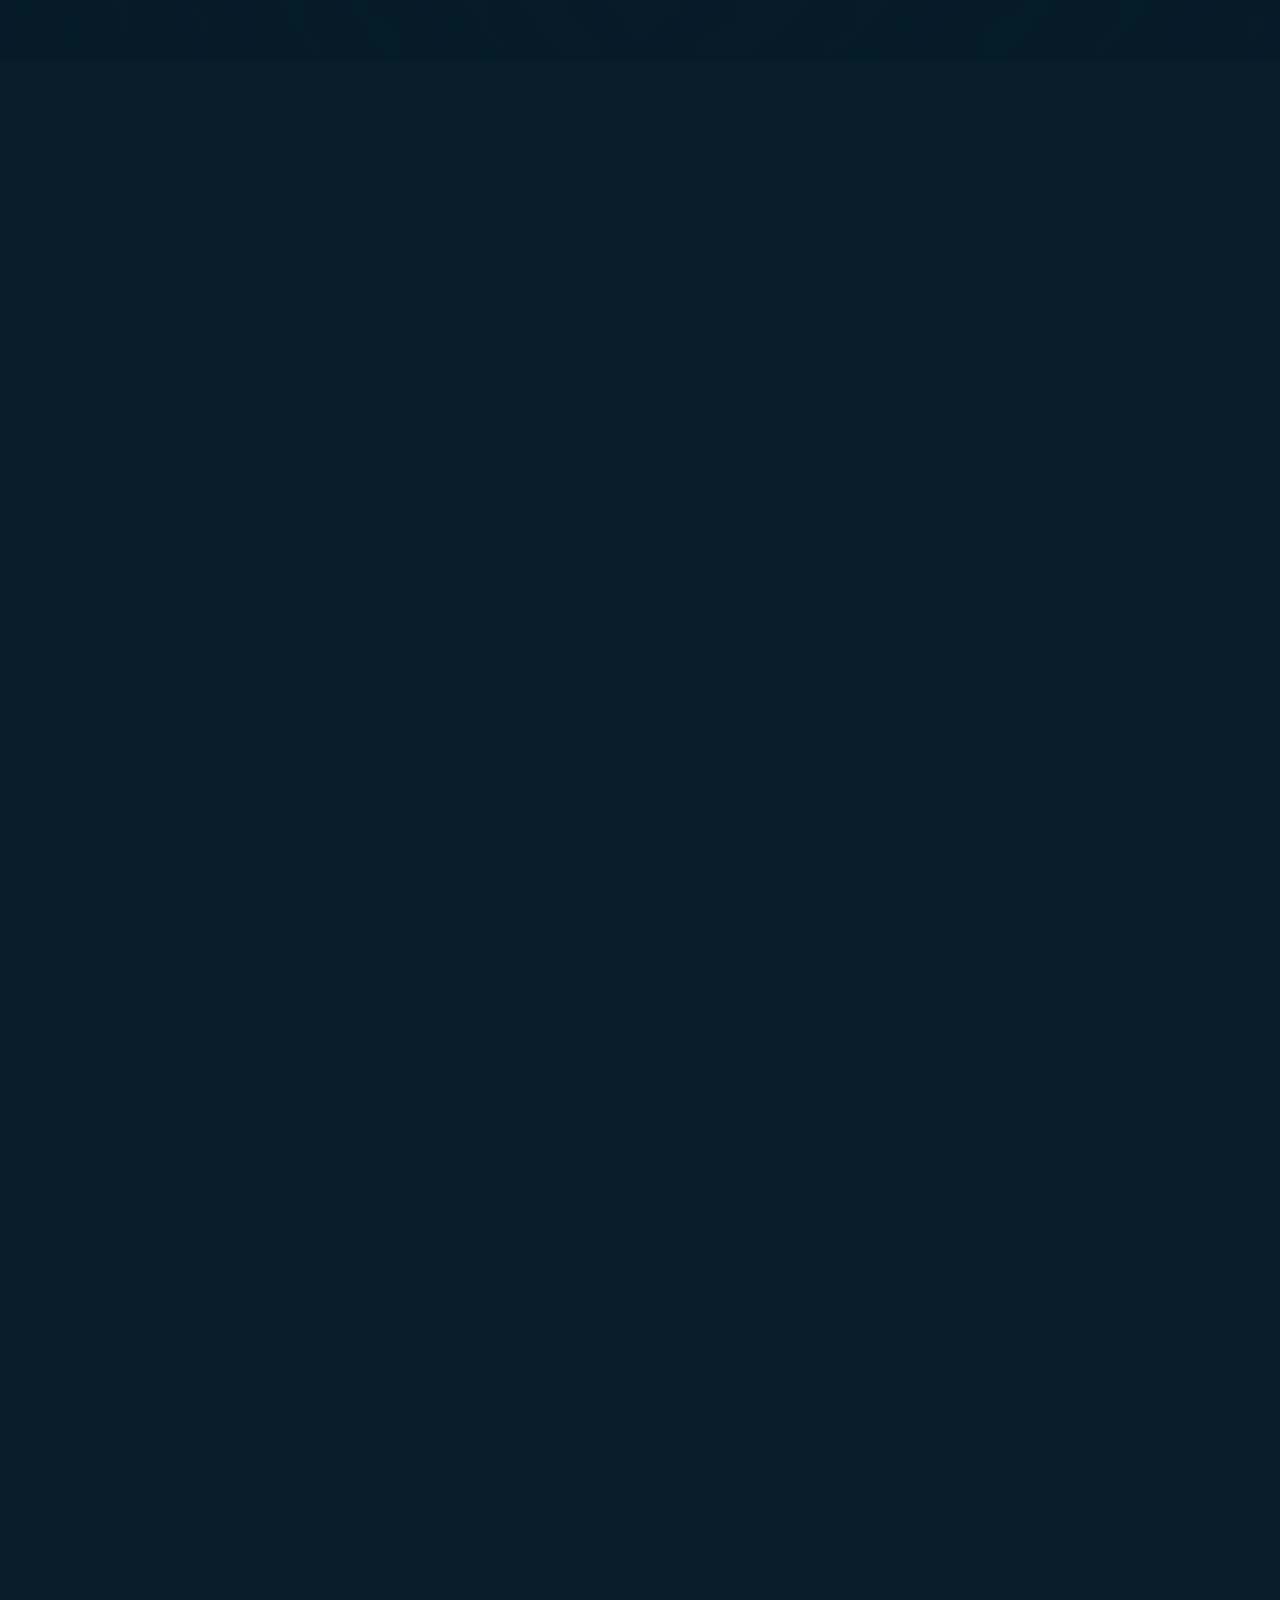
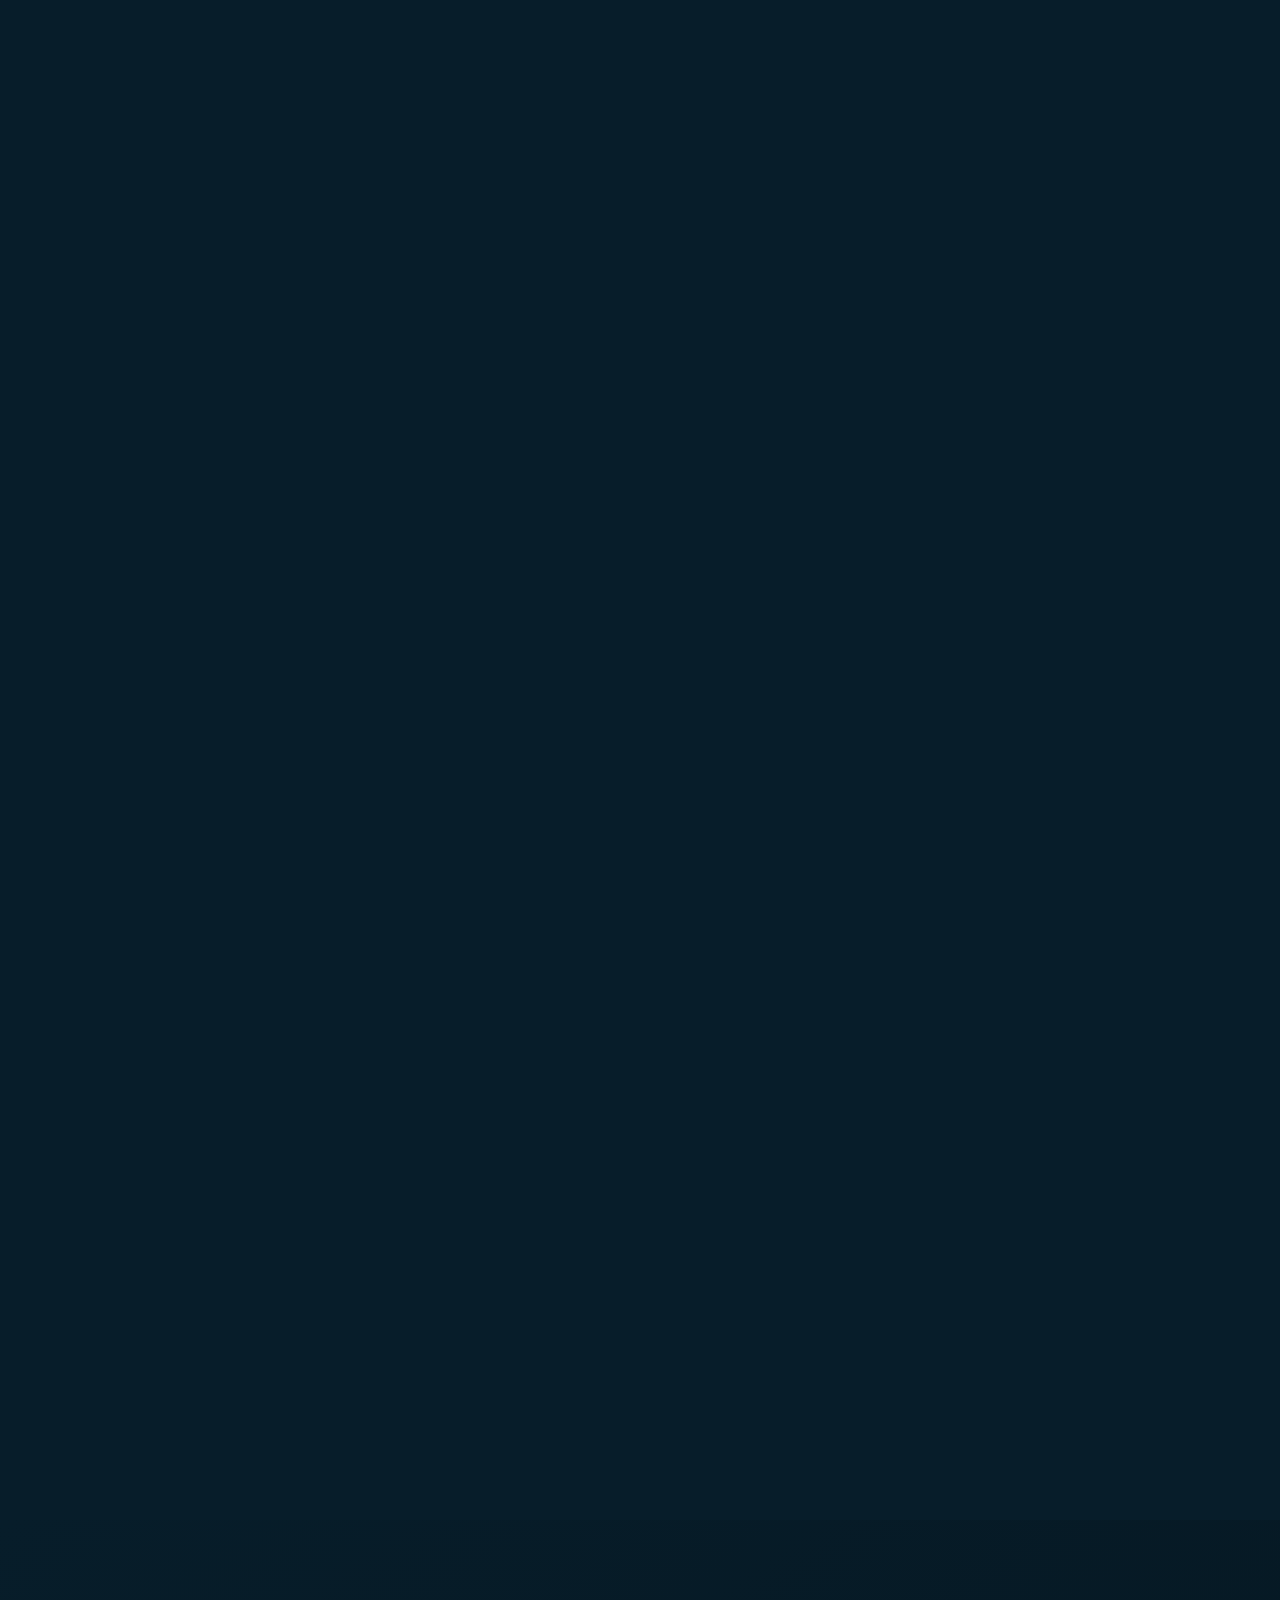
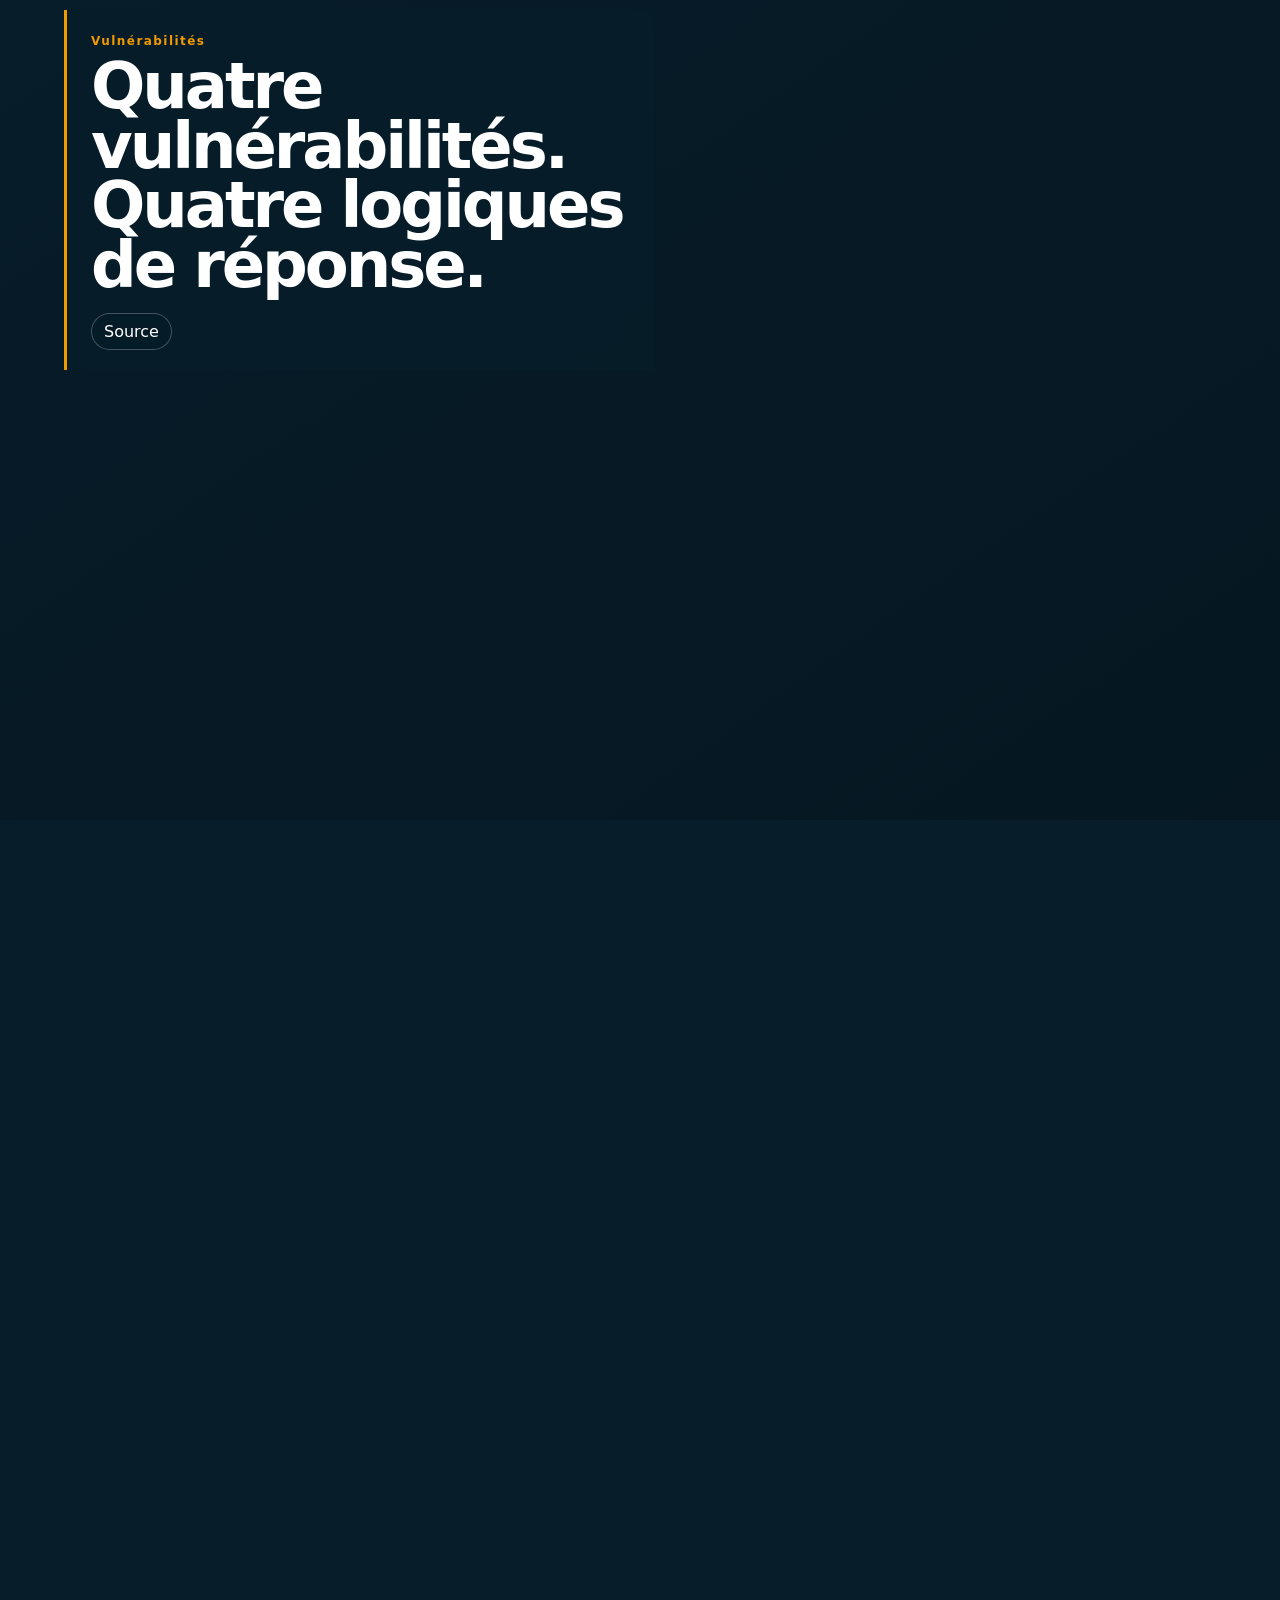
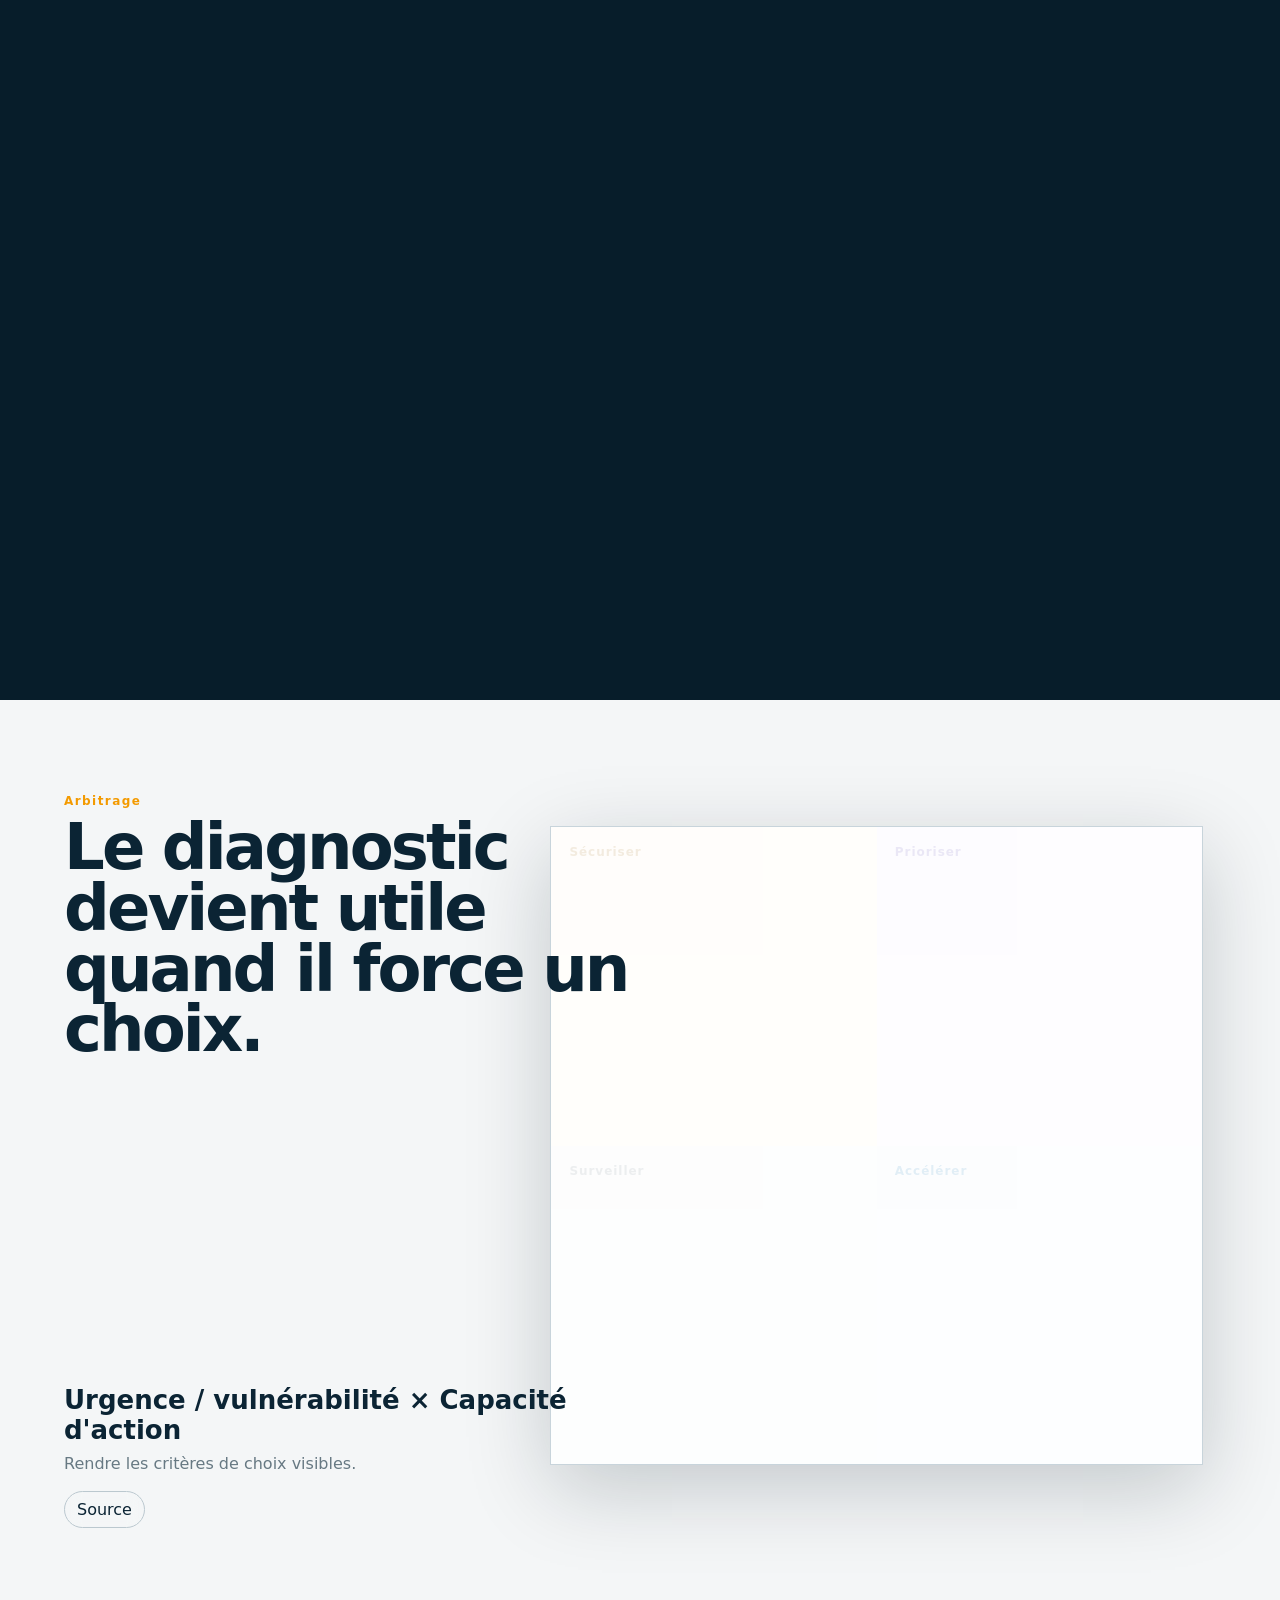
<file: v3/index.html>
<!doctype html>
<html lang="fr">
<head>
  <meta charset="utf-8">
  <meta name="viewport" content="width=device-width,initial-scale=1,viewport-fit=cover">
  <meta name="theme-color" content="#071d2a">
  <title>StoryScro Generic Renderer</title>
  <link rel="stylesheet" href="style.css">
  <link rel="stylesheet" href="refine.css">
</head>
<body>
  <div class="reading-progress" aria-hidden="true"><span id="readingProgress"></span></div>
  <header class="story-header" id="storyHeader">
    <a class="brand" href="#story-top" aria-label="StoryScro"><span class="brand-mark"></span><span>StoryScro</span></a>
    <nav class="chapter-nav" id="chapterNav" aria-label="Chapitres"></nav>
    <div class="header-actions"><a class="source-pdf-link" id="sourcePdfLink" href="#" target="_blank" rel="noopener noreferrer" hidden>Original PDF</a><button class="source-trigger" id="allSourcesBtn" type="button">Sources</button></div>
  </header>

  <aside class="micro-nav" id="microNav" aria-label="Navigation dans le récit">
    <div class="micro-track" id="microTrack"></div>
  </aside>

  <main id="story-top" tabindex="-1">
    <div class="loading" id="loading"><span></span><p>Construction du récit…</p></div>
    <div id="storyRoot"></div>
  </main>

  <aside class="source-drawer" id="sourceDrawer" aria-hidden="true">
    <button class="drawer-close" id="sourceClose" type="button">Fermer</button>
    <p class="drawer-kicker">Provenance</p>
    <h2 id="sourceTitle">Sources</h2>
    <div id="sourceBody"></div>
  </aside>

  <script src="app.js"></script>
  <script src="refine.js"></script>
</body>
</html>
</file>
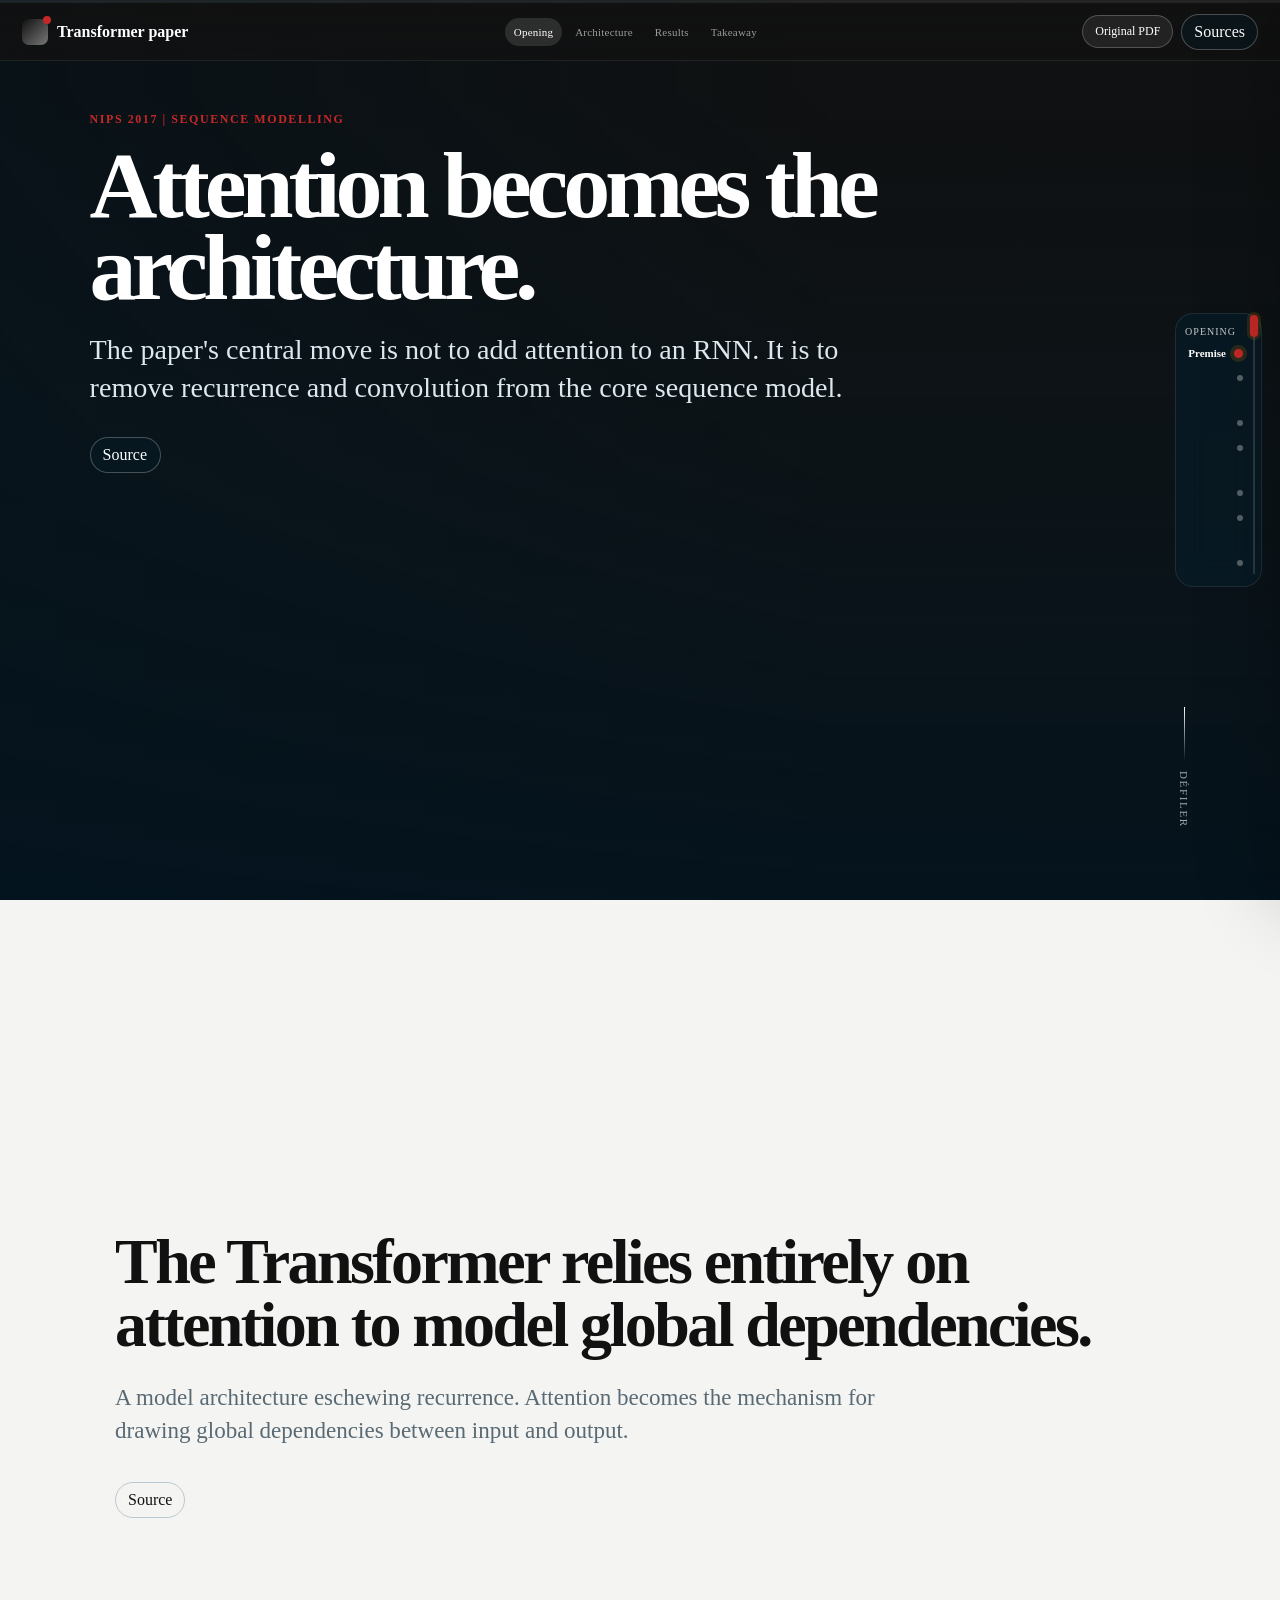
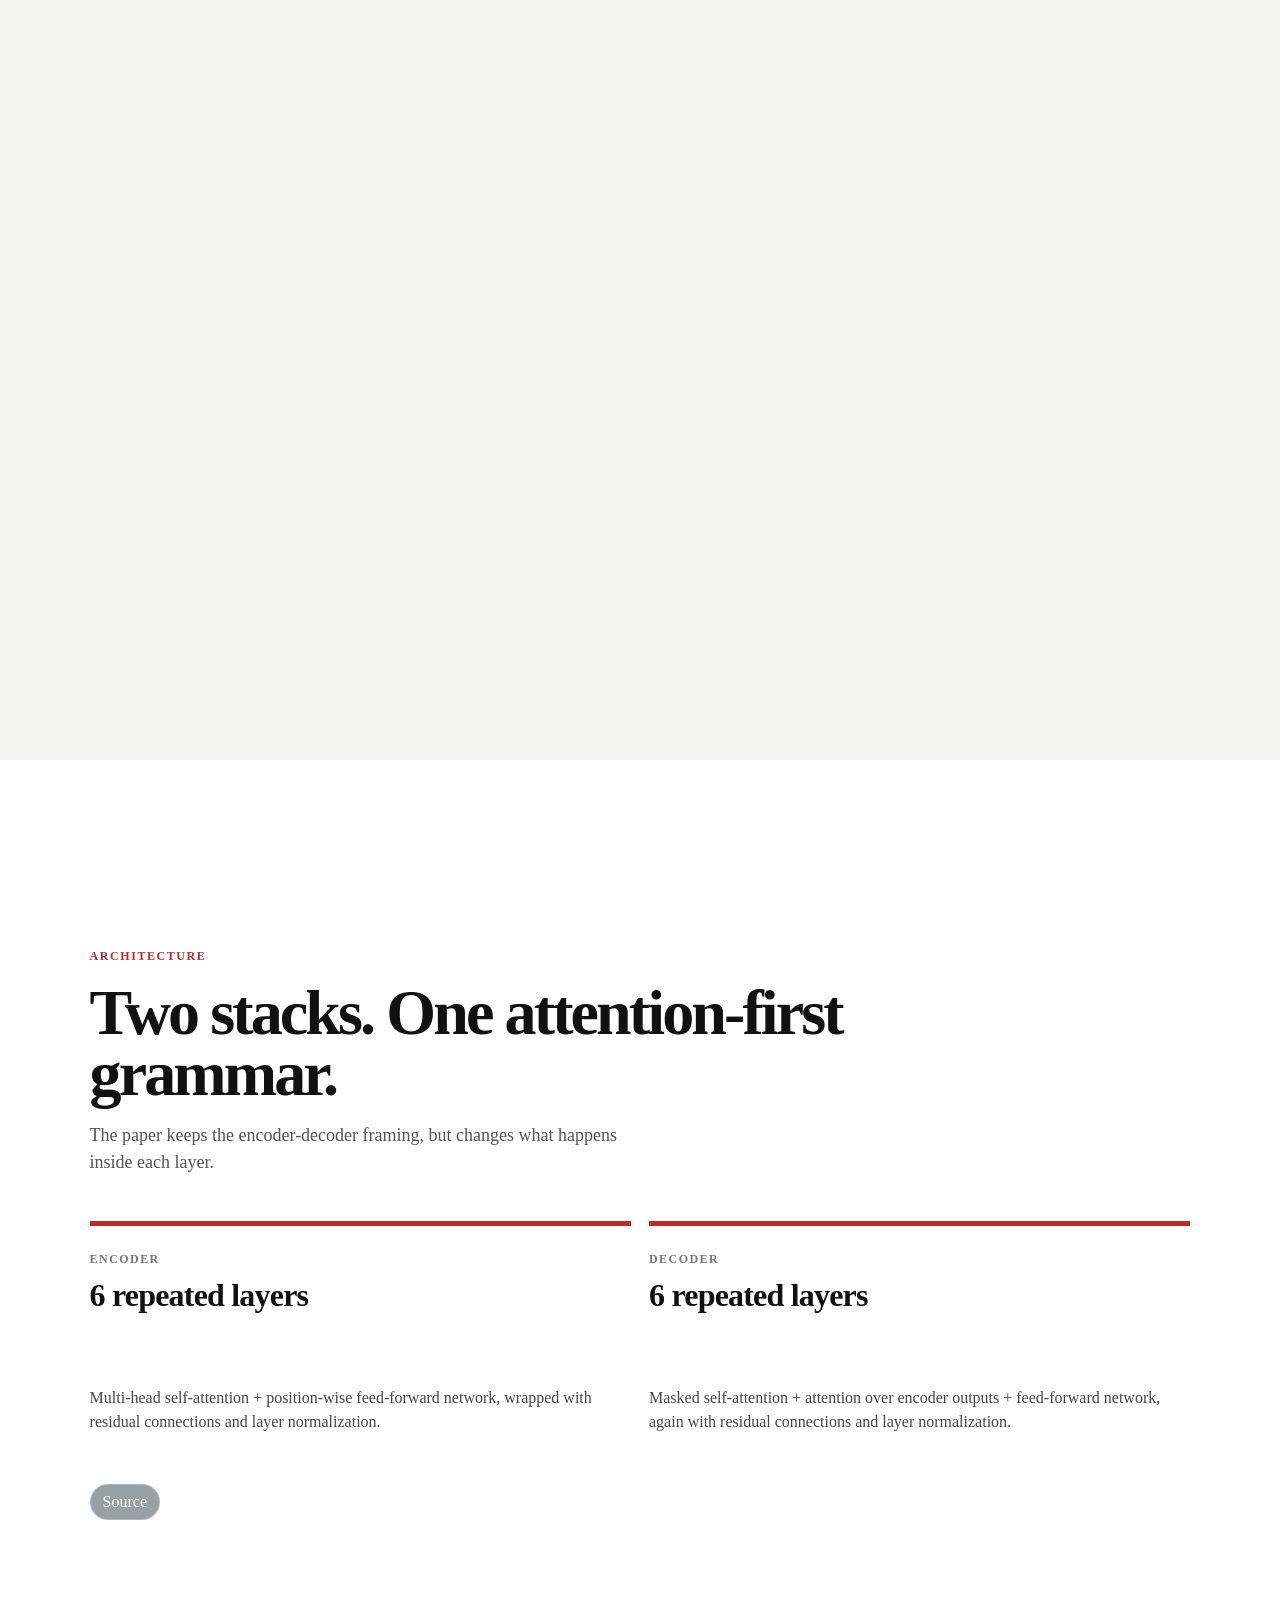
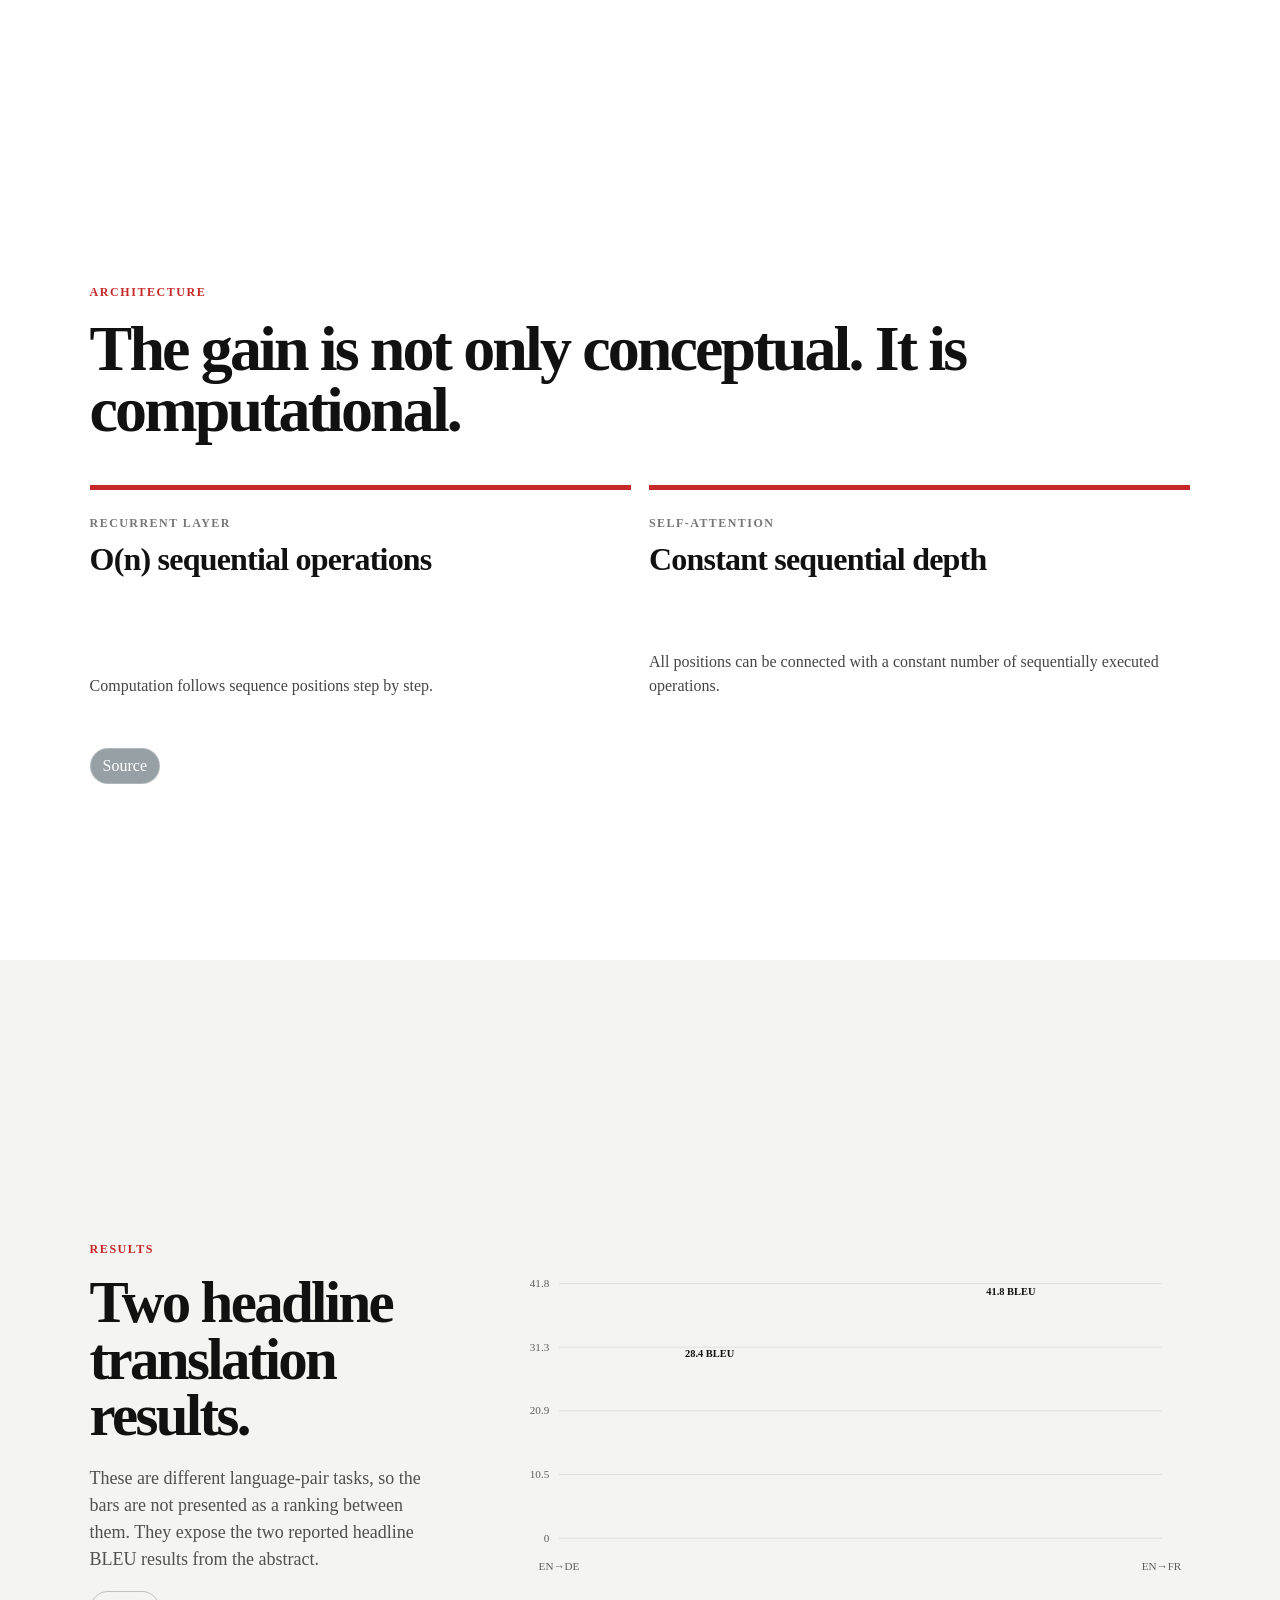
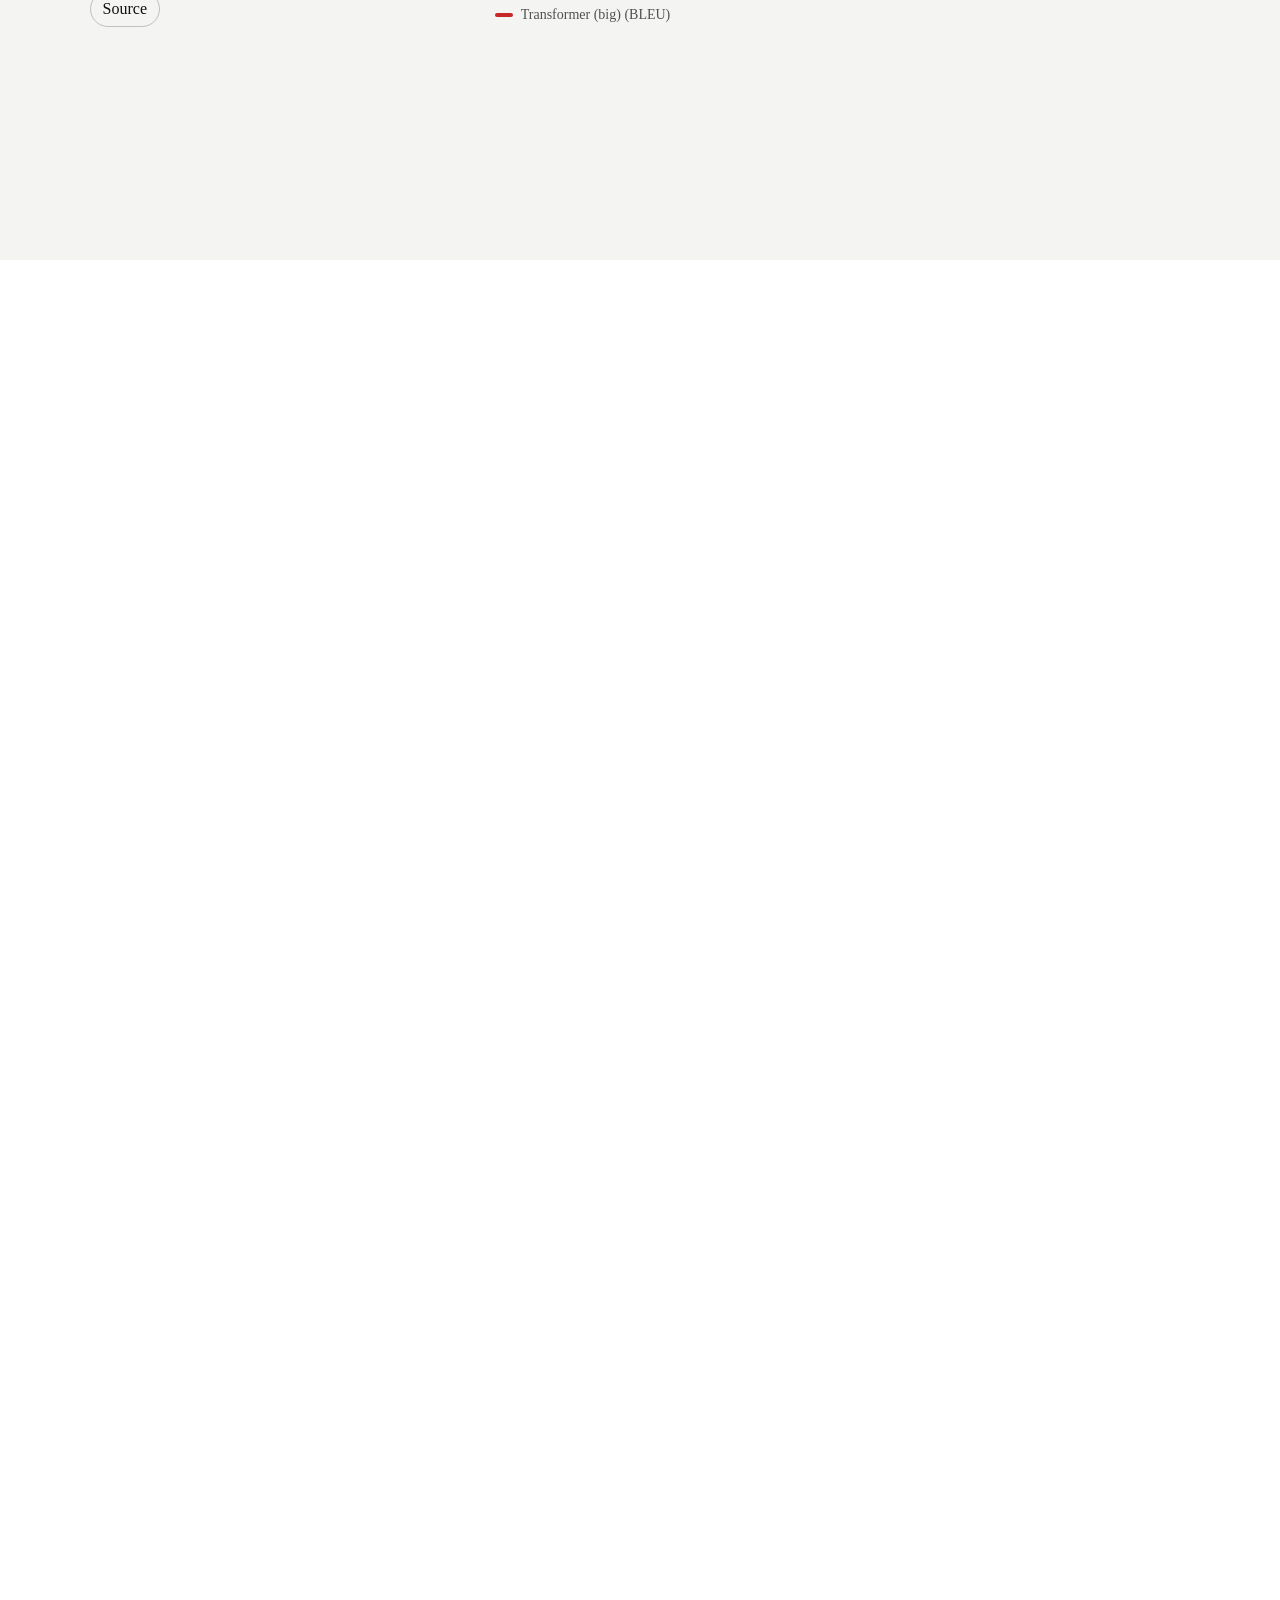
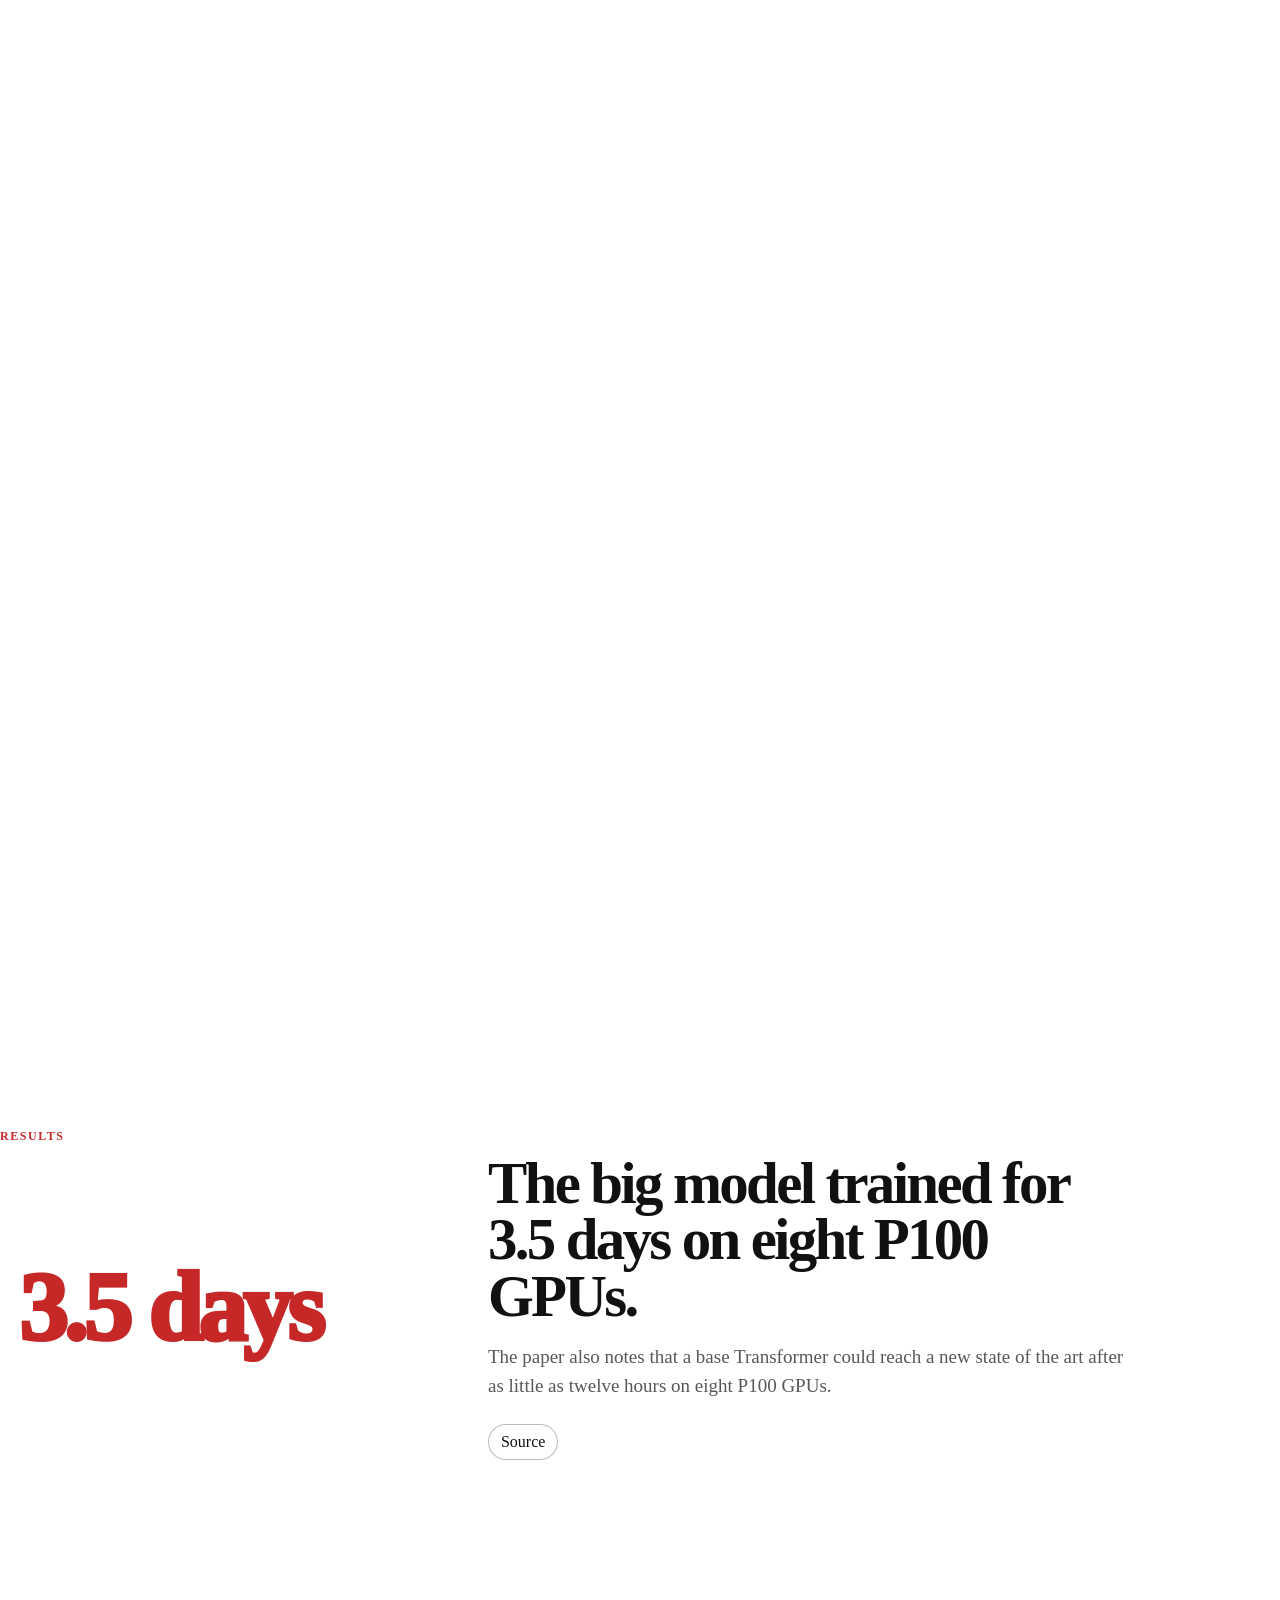
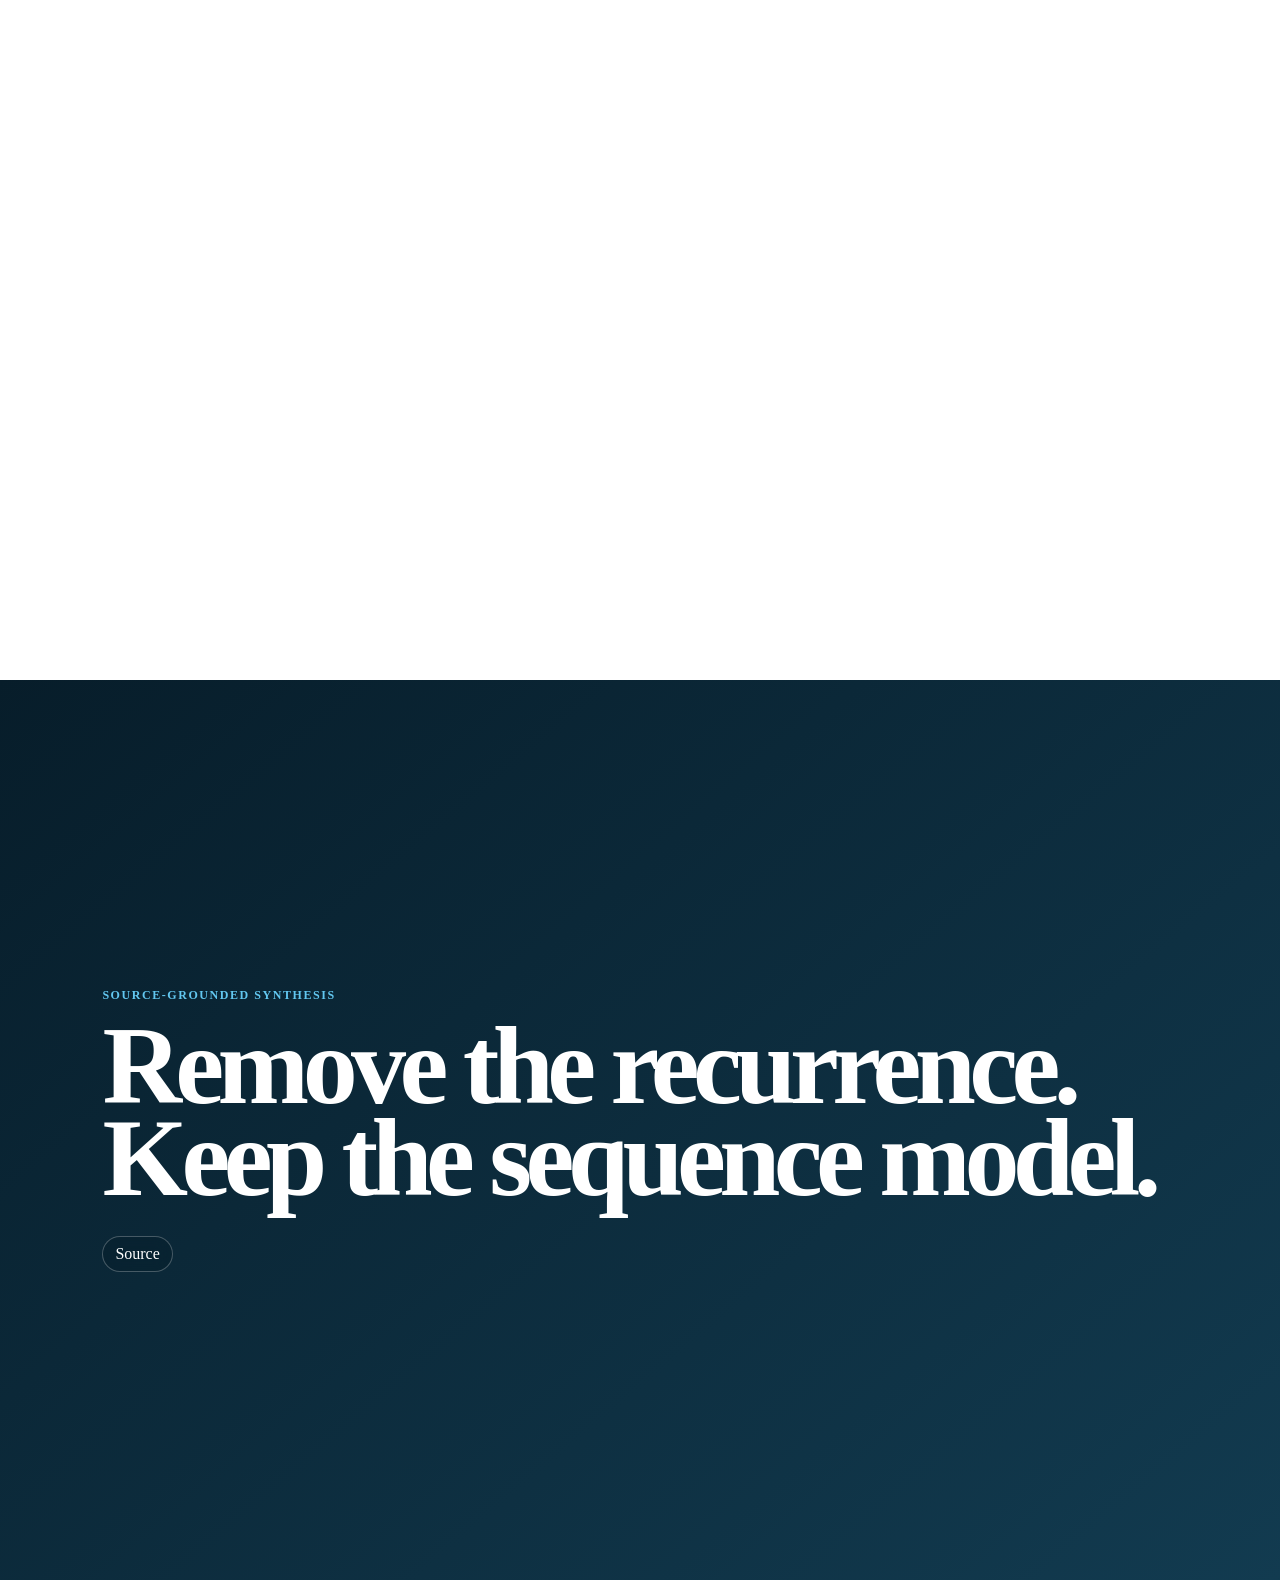
<file: stories/attention-ai/index.html>
<!doctype html>
<html lang="en">
<head>
  <meta charset="utf-8">
  <meta name="viewport" content="width=device-width,initial-scale=1,viewport-fit=cover">
  <meta name="theme-color" content="#071d2a">
  <title>Attention Is All You Need | StoryScro</title>
  <link rel="stylesheet" href="../../v3/style.css">
  <link rel="stylesheet" href="../../v3/refine.css">
</head>
<body>
  <div class="reading-progress" aria-hidden="true"><span id="readingProgress"></span></div>
  <header class="story-header" id="storyHeader">
    <a class="brand" href="#story-top" aria-label="StoryScro"><span class="brand-mark"></span><span>StoryScro</span></a>
    <nav class="chapter-nav" id="chapterNav" aria-label="Chapters"></nav>
    <div class="header-actions"><a class="source-pdf-link" id="sourcePdfLink" href="#" target="_blank" rel="noopener noreferrer" hidden>Original PDF</a><button class="source-trigger" id="allSourcesBtn" type="button">Sources</button></div>
  </header>
  <aside class="micro-nav" id="microNav" aria-label="Story navigation"><div class="micro-track" id="microTrack"></div></aside>
  <main id="story-top" tabindex="-1">
    <div class="loading" id="loading"><span></span><p>Building the story…</p></div>
    <div id="storyRoot"></div>
  </main>
  <aside class="source-drawer" id="sourceDrawer" aria-hidden="true">
    <button class="drawer-close" id="sourceClose" type="button">Close</button>
    <p class="drawer-kicker">Provenance</p><h2 id="sourceTitle">Sources</h2><div id="sourceBody"></div>
  </aside>
  <script>window.STORYSCRO_GRAMMAR_URL='../../engine/narrative-grammar.json';</script>
  <script src="../../v3/app.js"></script>
  <script src="../../v3/refine.js"></script>
</body>
</html>
</file>
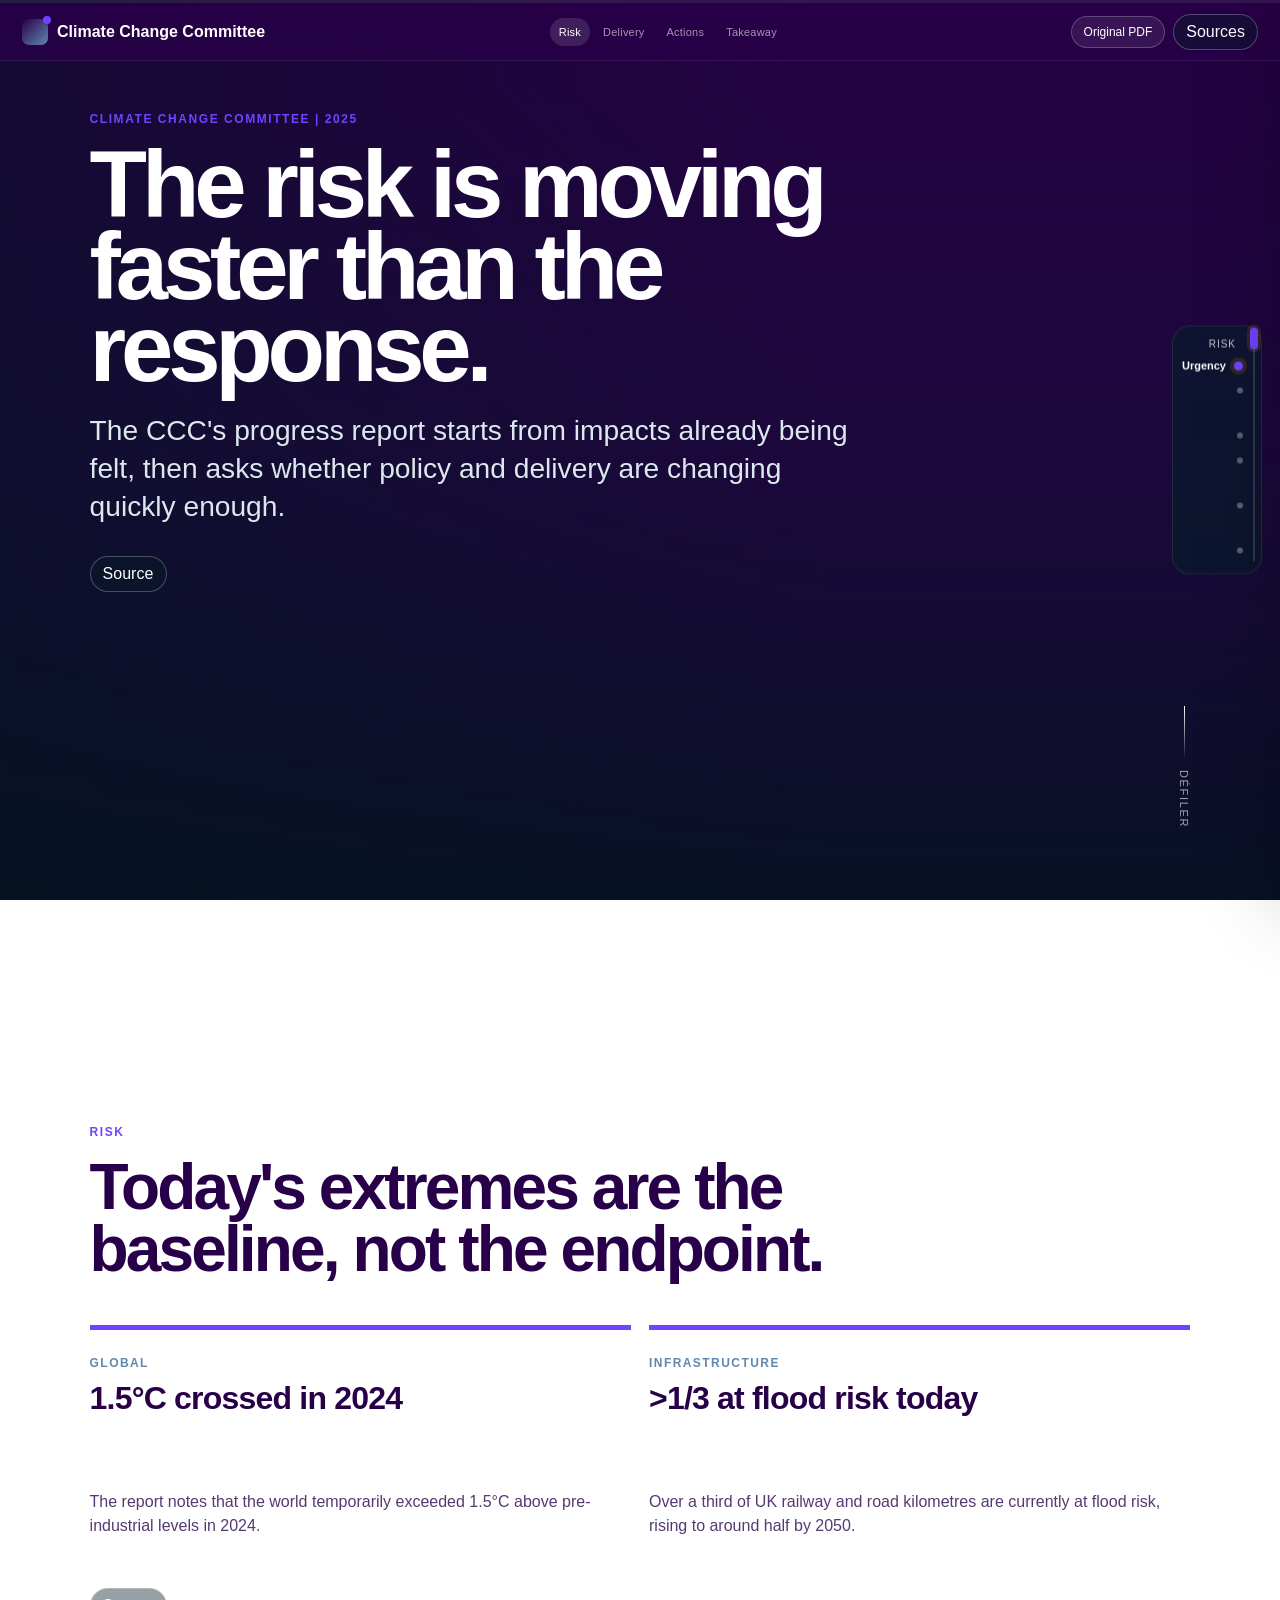
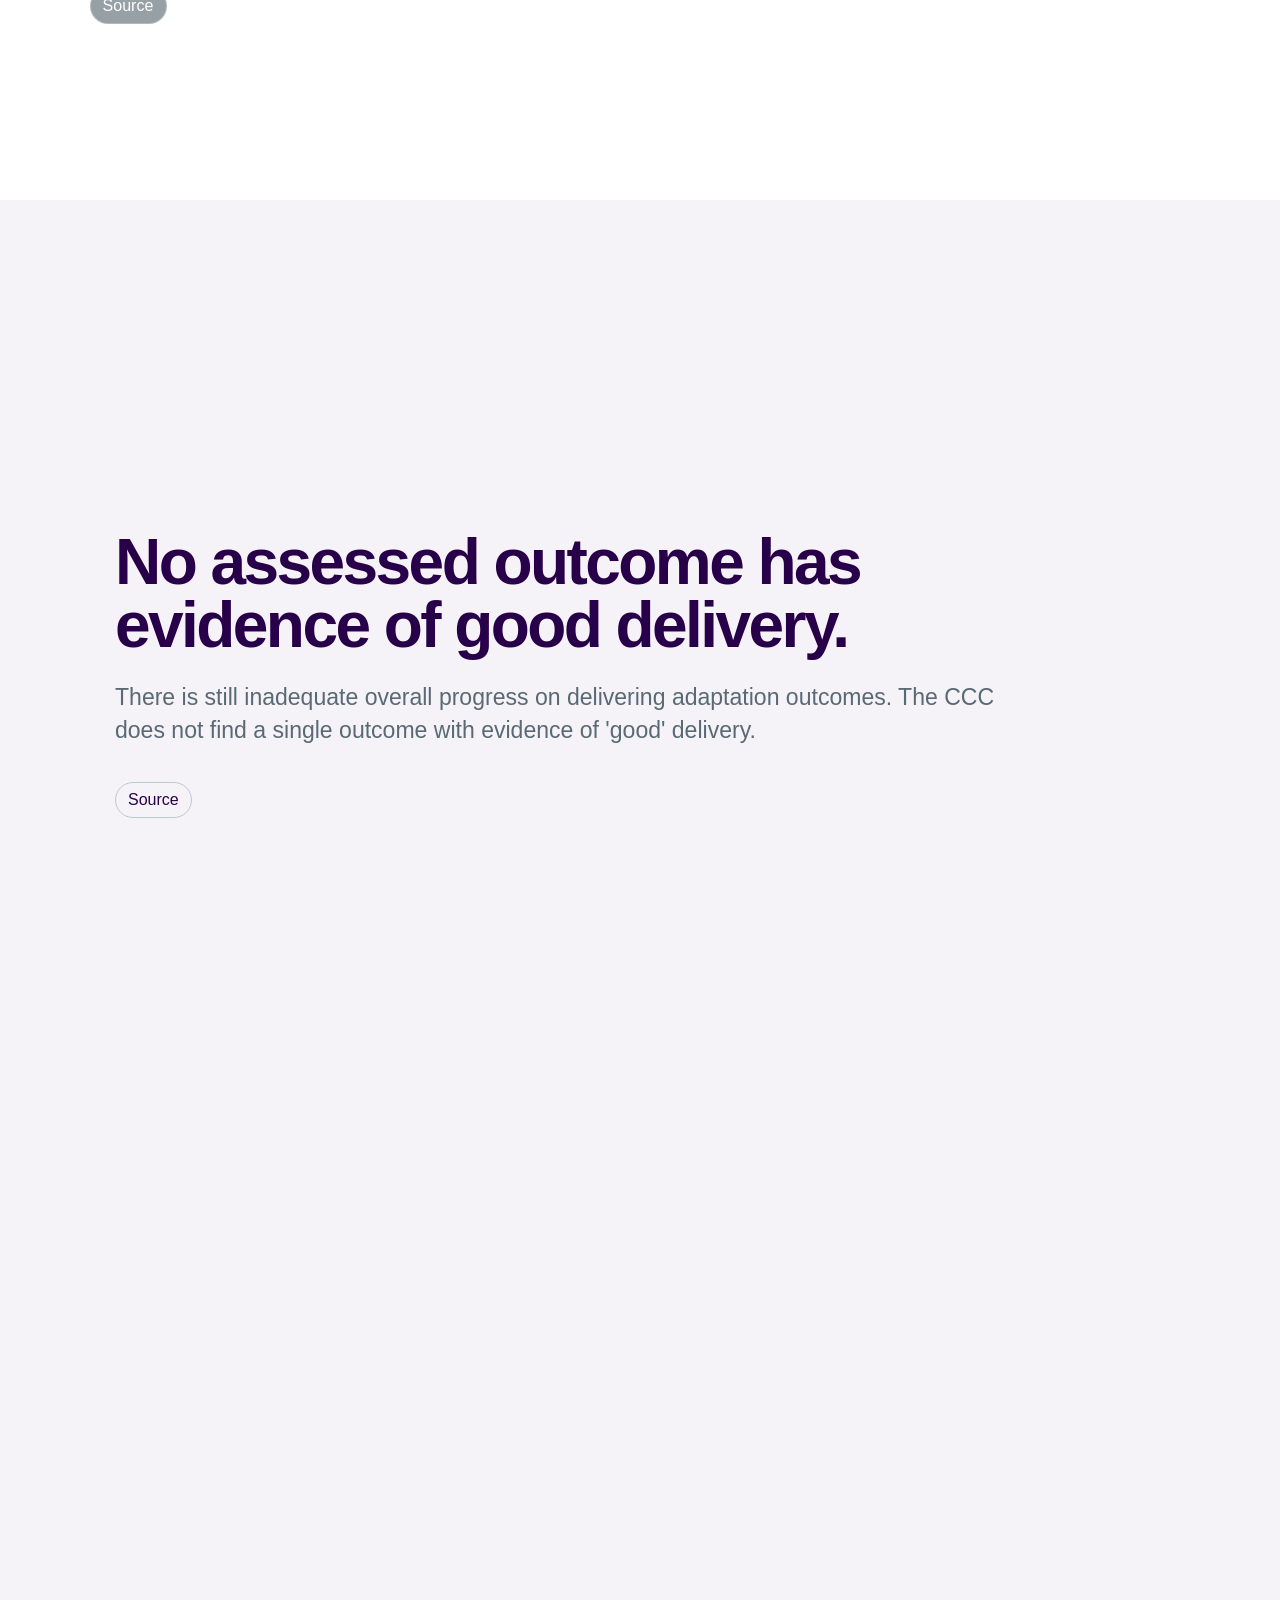
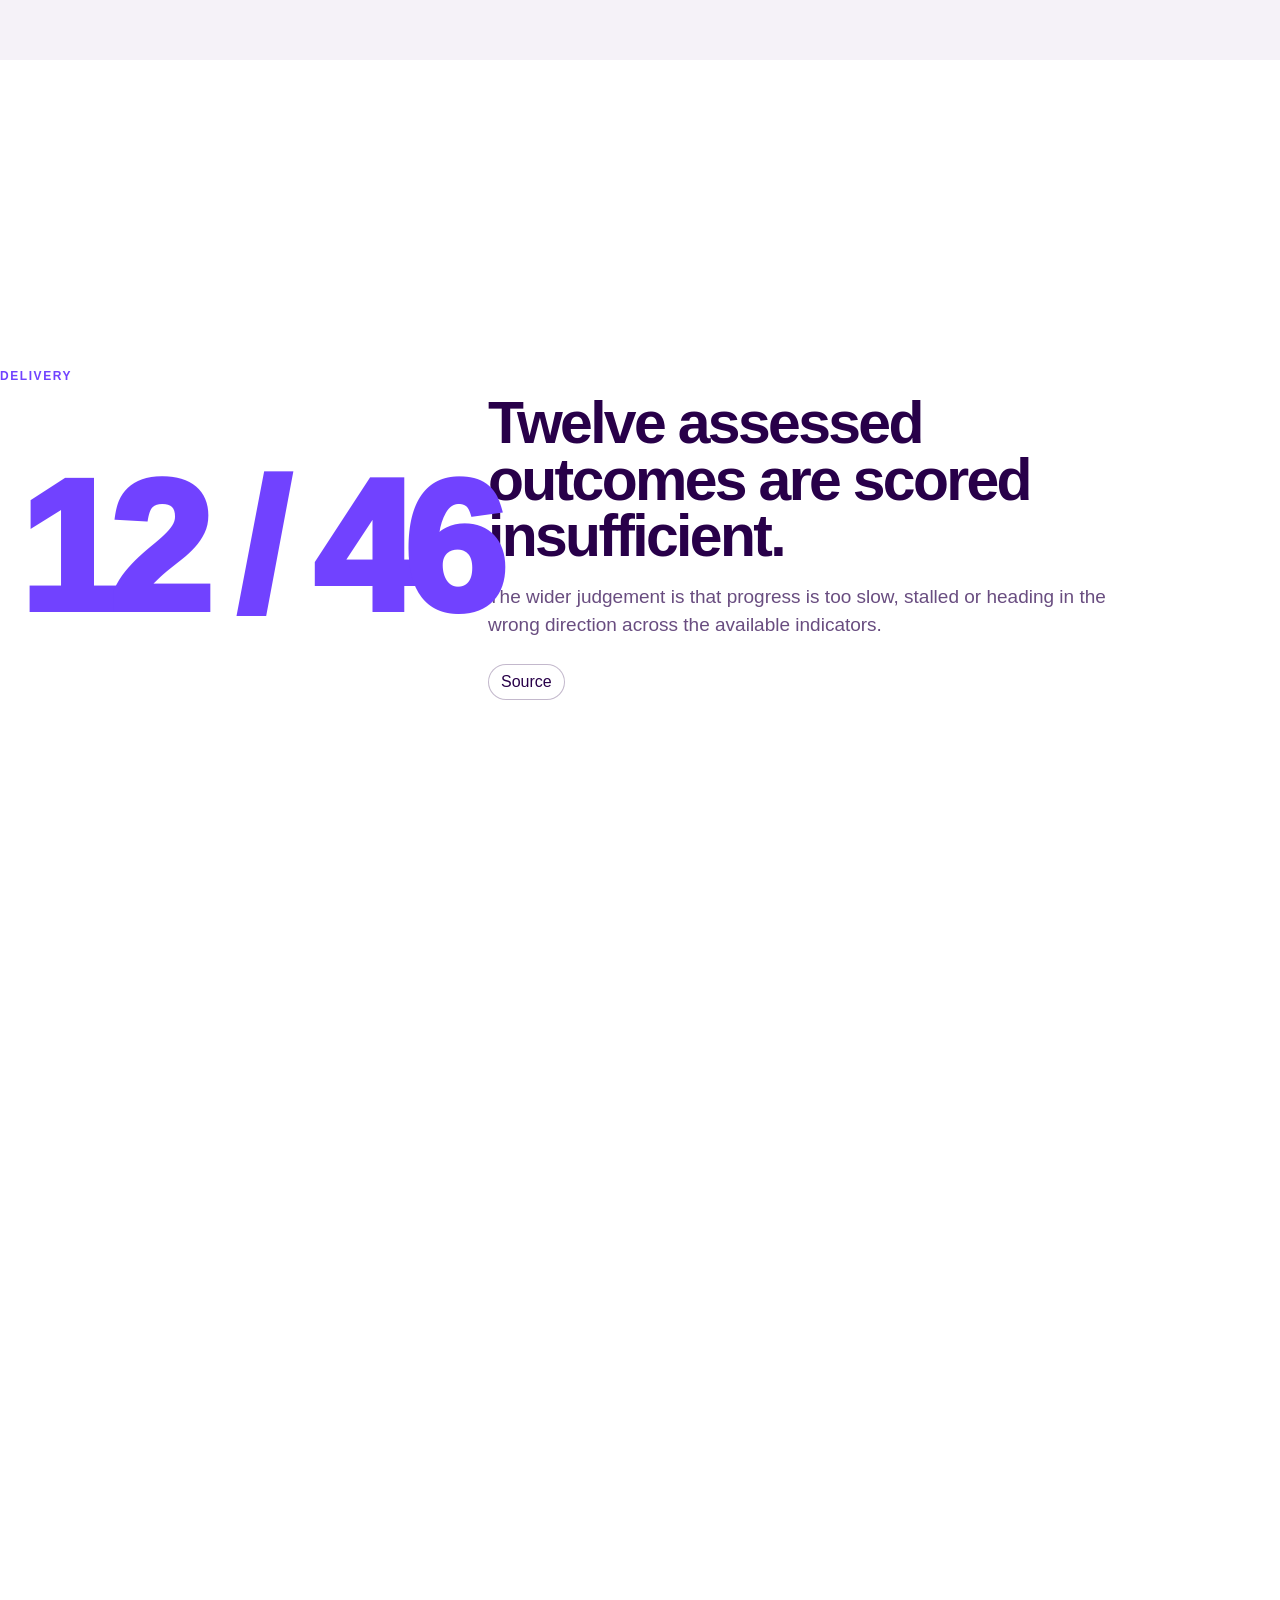
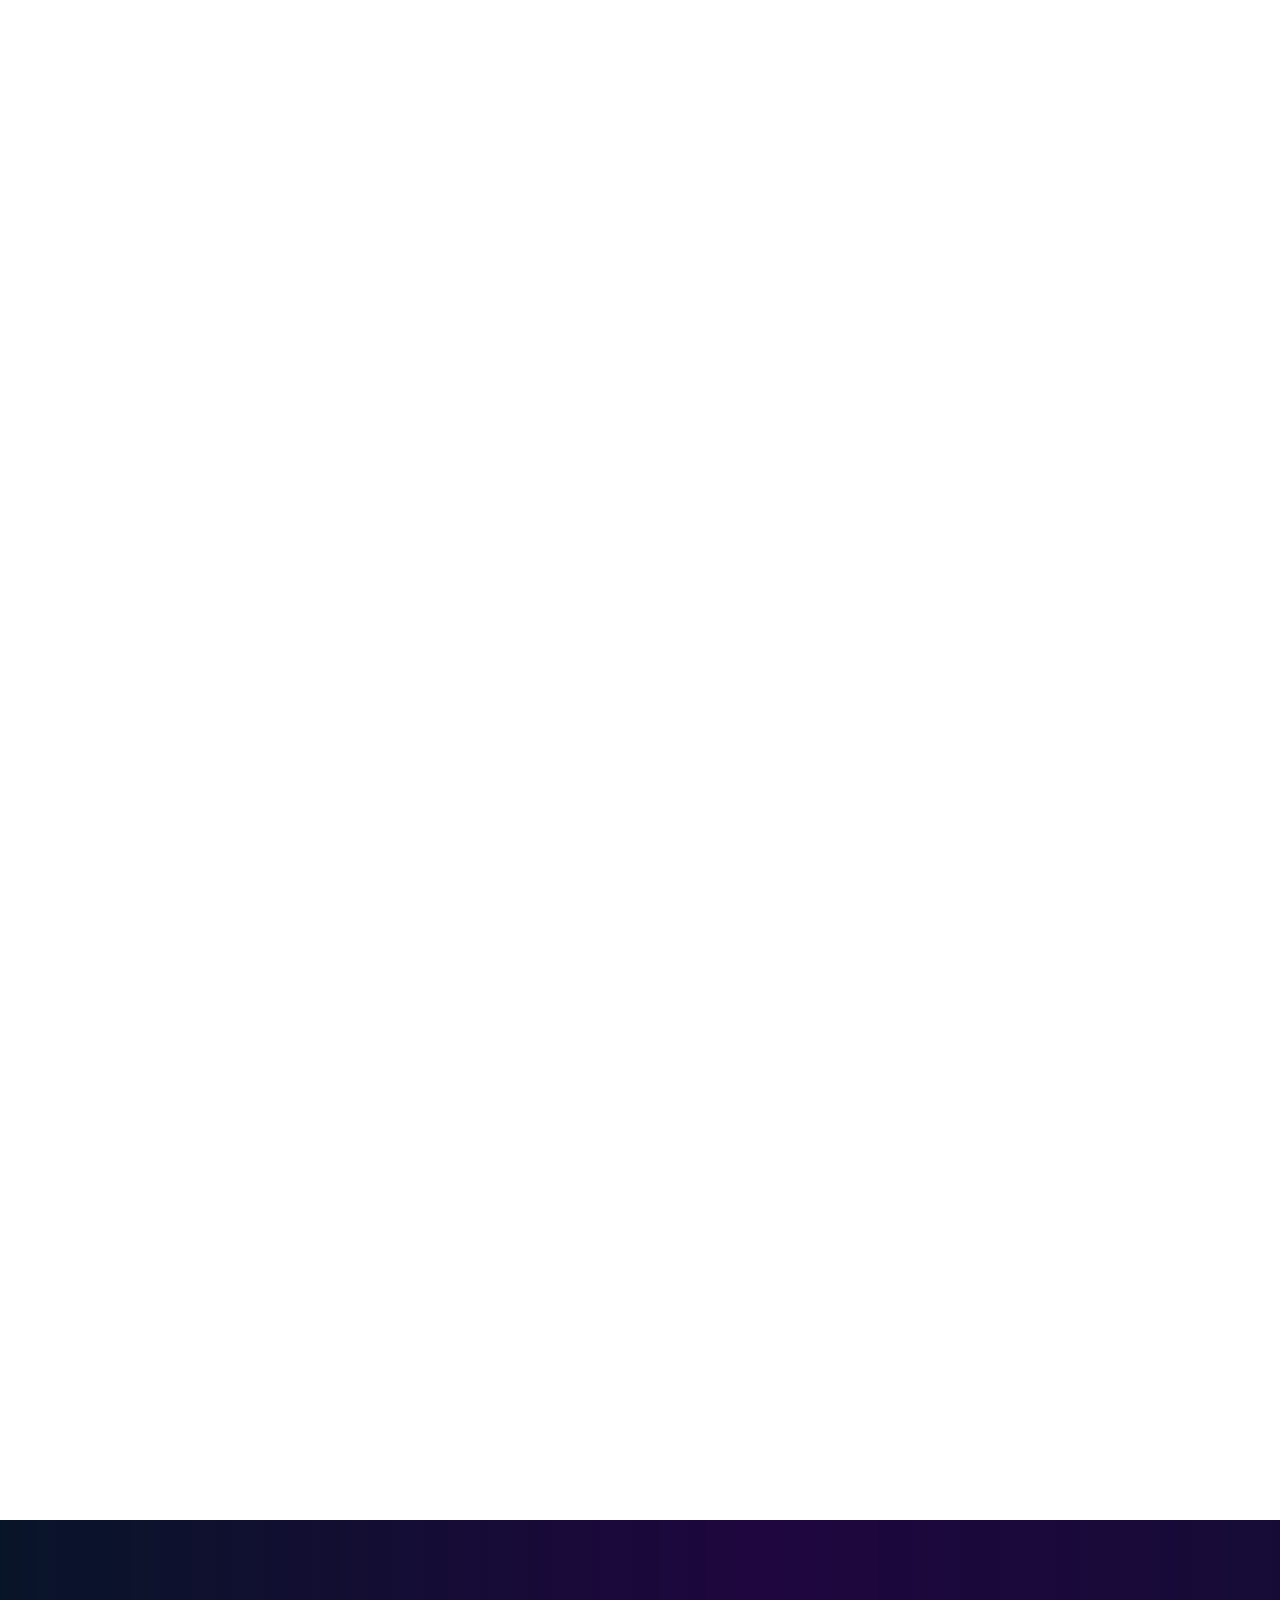
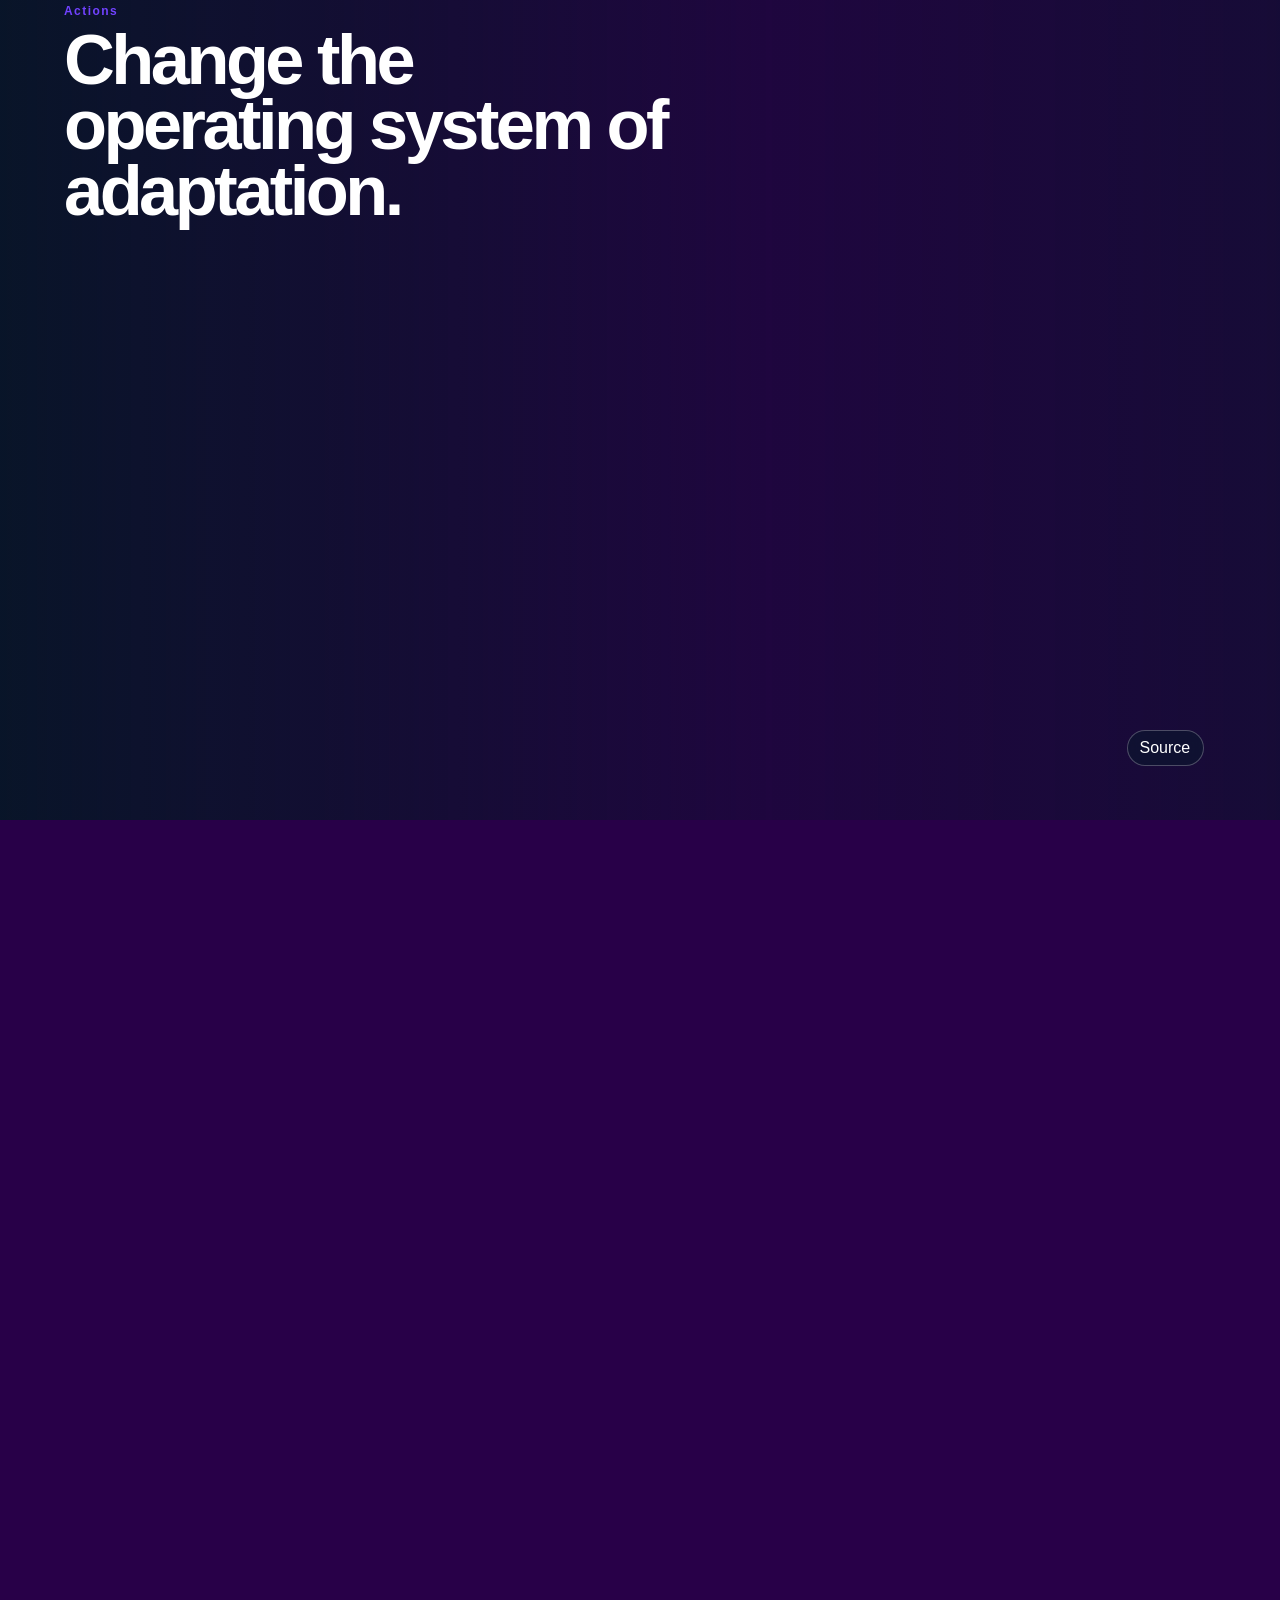
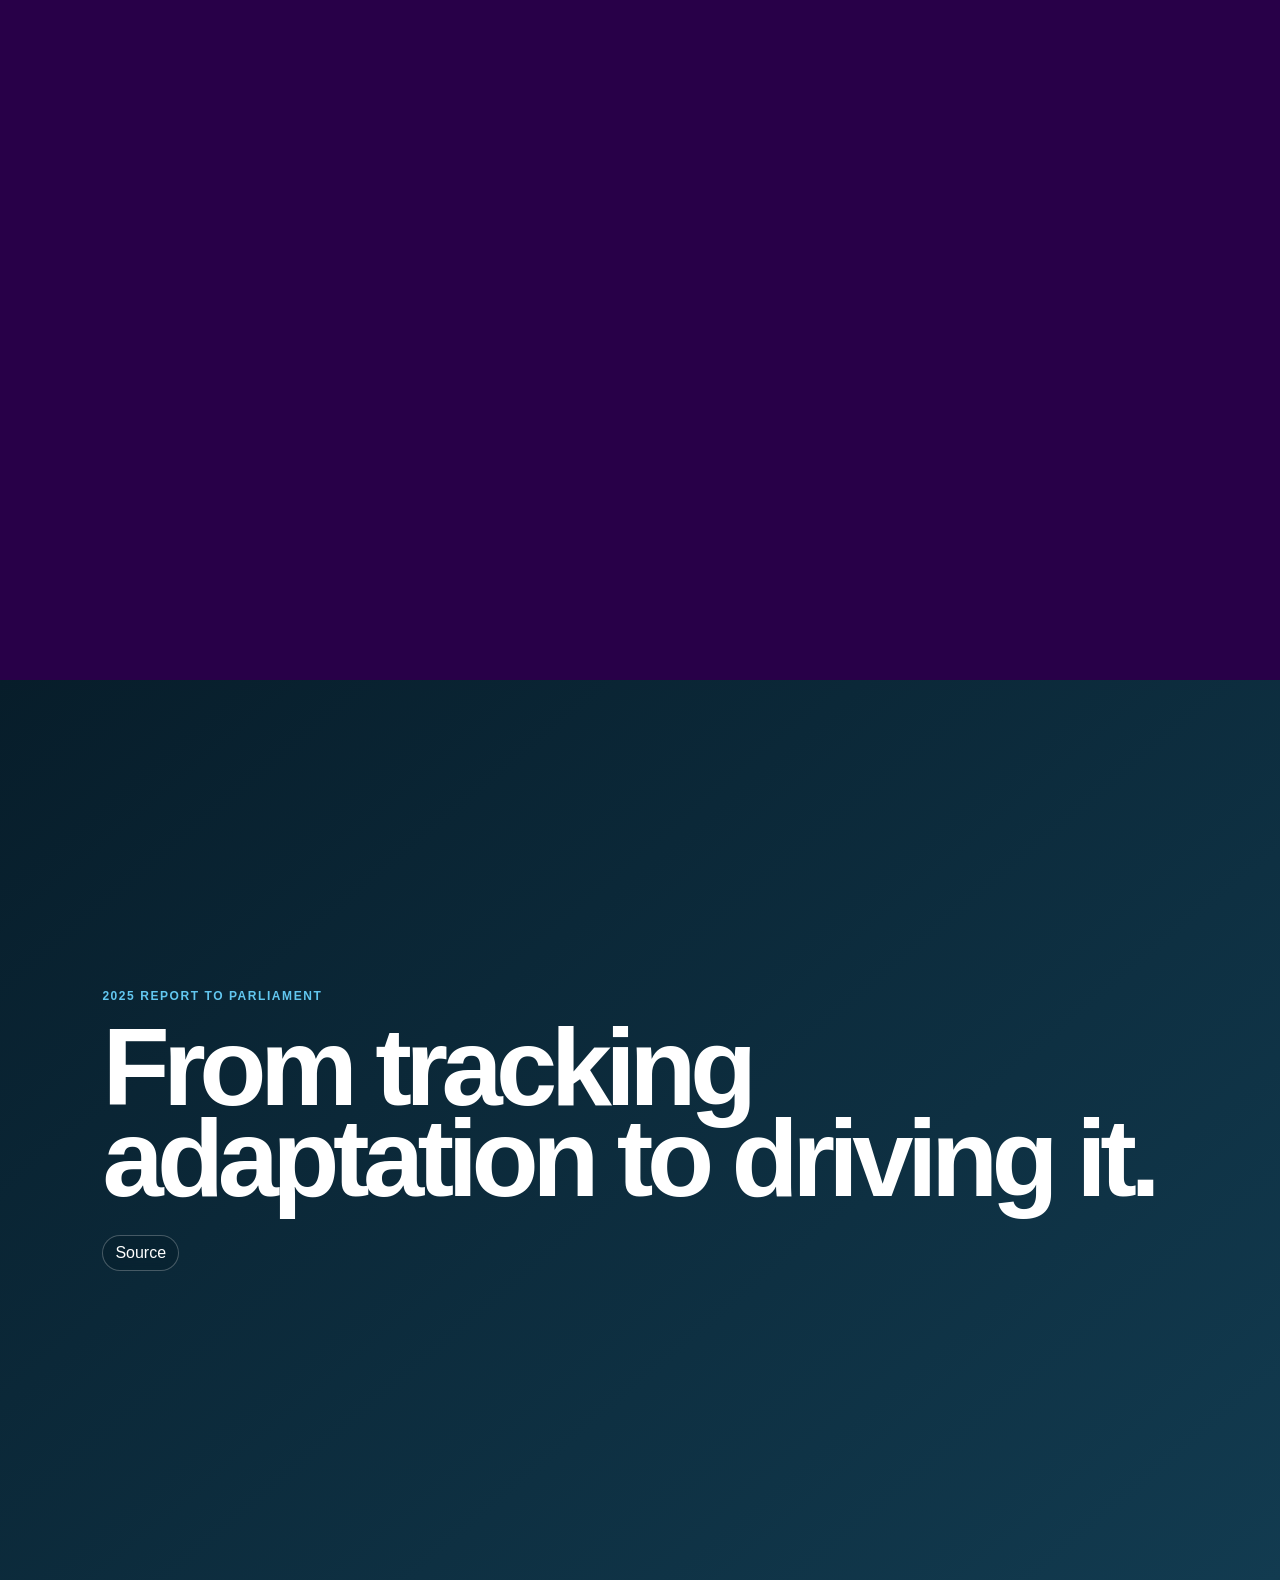
<file: stories/ccc-adaptation-2025-ai/index.html>
<!doctype html>
<html lang="en">
<head>
  <meta charset="utf-8">
  <meta name="viewport" content="width=device-width,initial-scale=1,viewport-fit=cover">
  <meta name="theme-color" content="#071d2a">
  <title>CCC adaptation 2025 | StoryScro</title>
  <link rel="stylesheet" href="../../v3/style.css">
  <link rel="stylesheet" href="../../v3/refine.css">
</head>
<body>
  <div class="reading-progress" aria-hidden="true"><span id="readingProgress"></span></div>
  <header class="story-header" id="storyHeader">
    <a class="brand" href="#story-top" aria-label="StoryScro"><span class="brand-mark"></span><span>StoryScro</span></a>
    <nav class="chapter-nav" id="chapterNav" aria-label="Chapters"></nav>
    <div class="header-actions"><a class="source-pdf-link" id="sourcePdfLink" href="#" target="_blank" rel="noopener noreferrer" hidden>Original PDF</a><button class="source-trigger" id="allSourcesBtn" type="button">Sources</button></div>
  </header>
  <aside class="micro-nav" id="microNav" aria-label="Story navigation"><div class="micro-track" id="microTrack"></div></aside>
  <main id="story-top" tabindex="-1">
    <div class="loading" id="loading"><span></span><p>Building the story…</p></div>
    <div id="storyRoot"></div>
  </main>
  <aside class="source-drawer" id="sourceDrawer" aria-hidden="true">
    <button class="drawer-close" id="sourceClose" type="button">Close</button>
    <p class="drawer-kicker">Provenance</p><h2 id="sourceTitle">Sources</h2><div id="sourceBody"></div>
  </aside>
  <script>window.STORYSCRO_GRAMMAR_URL='../../engine/narrative-grammar.json';</script>
  <script src="../../v3/app.js"></script>
  <script src="../../v3/refine.js"></script>
</body>
</html>
</file>
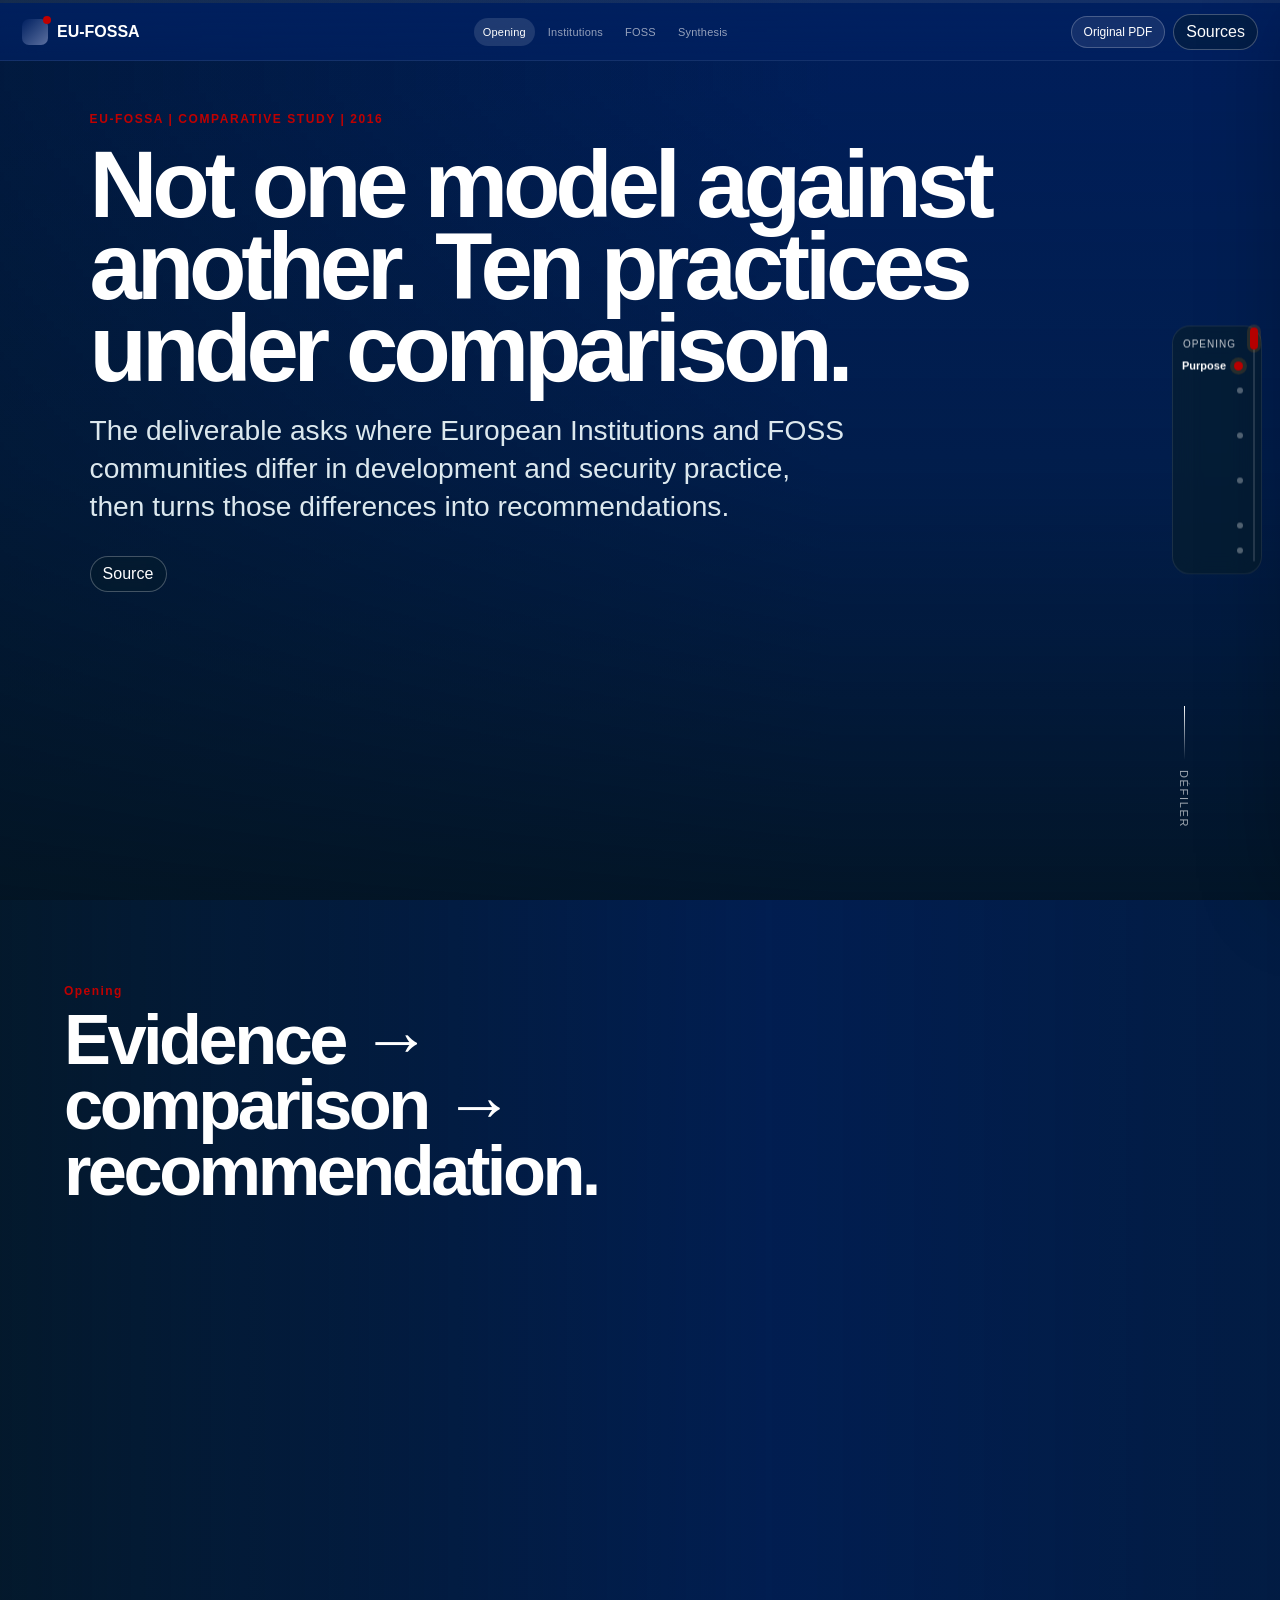
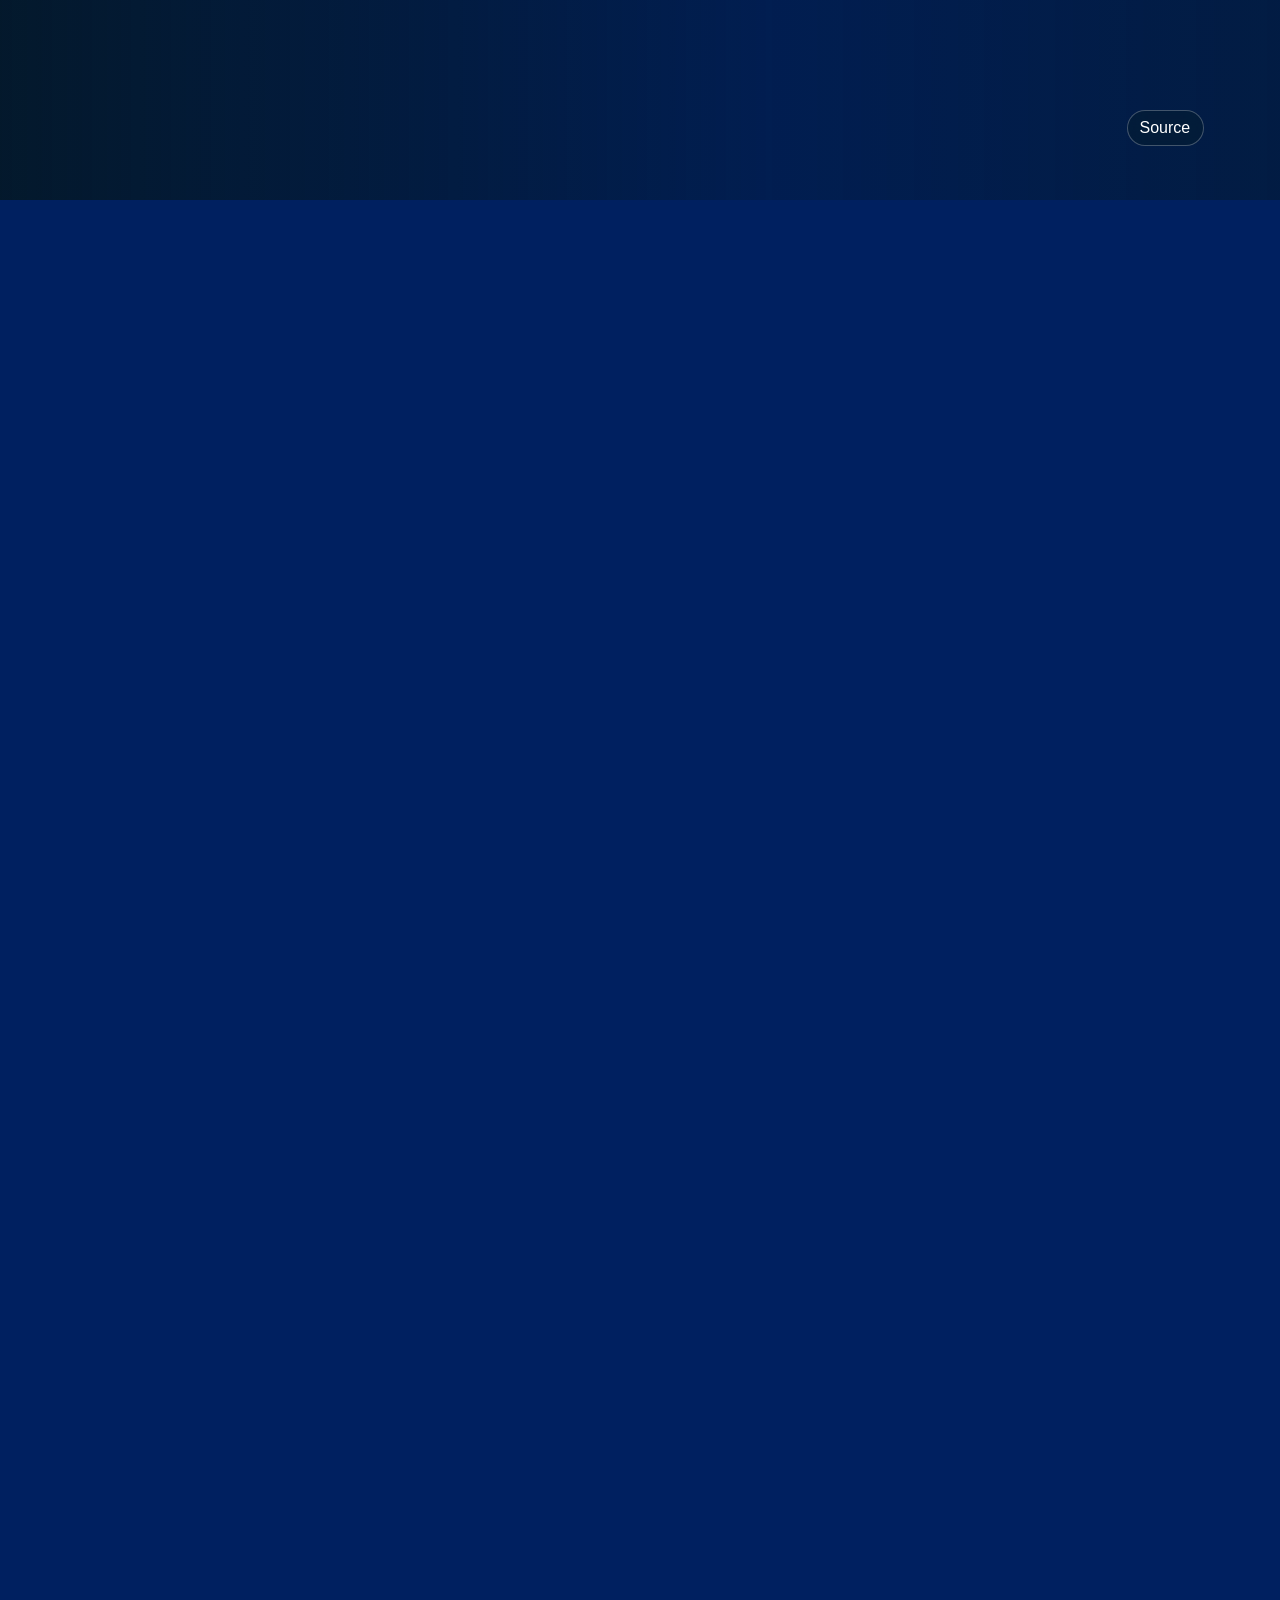
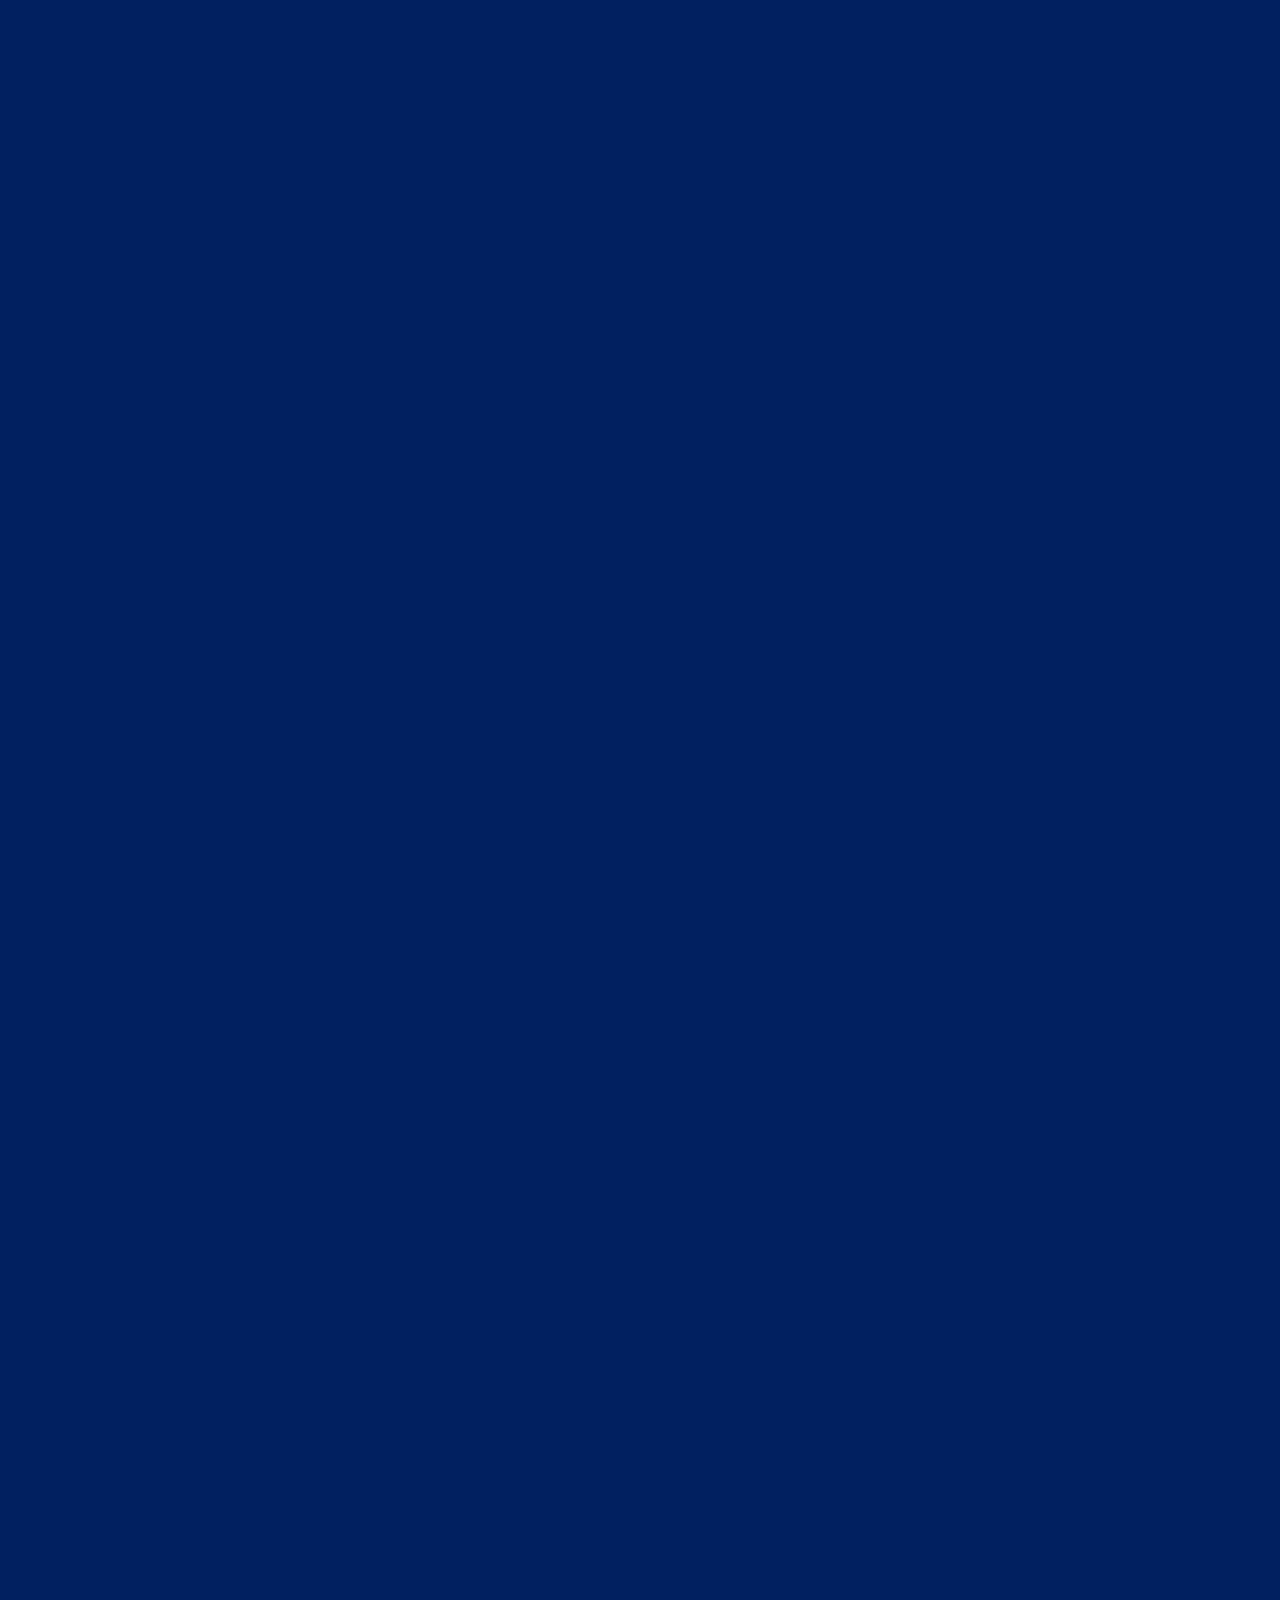
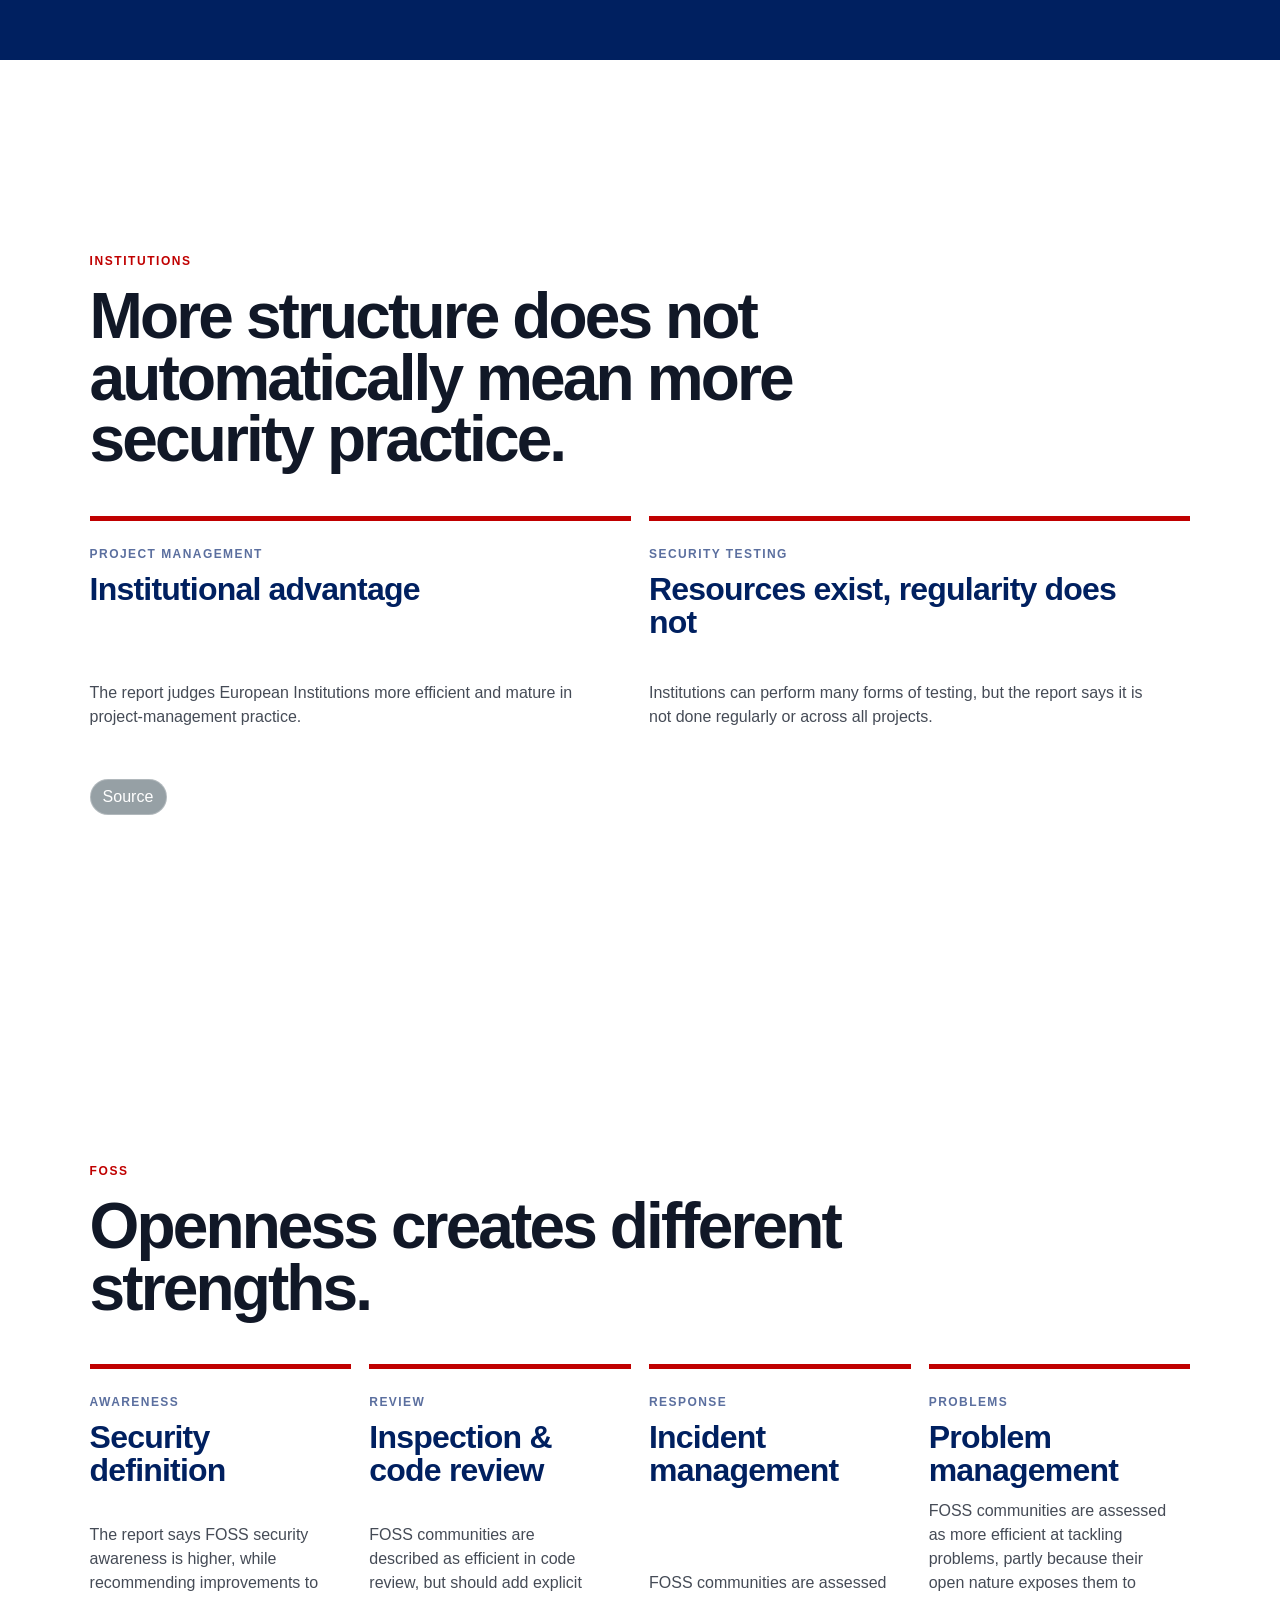
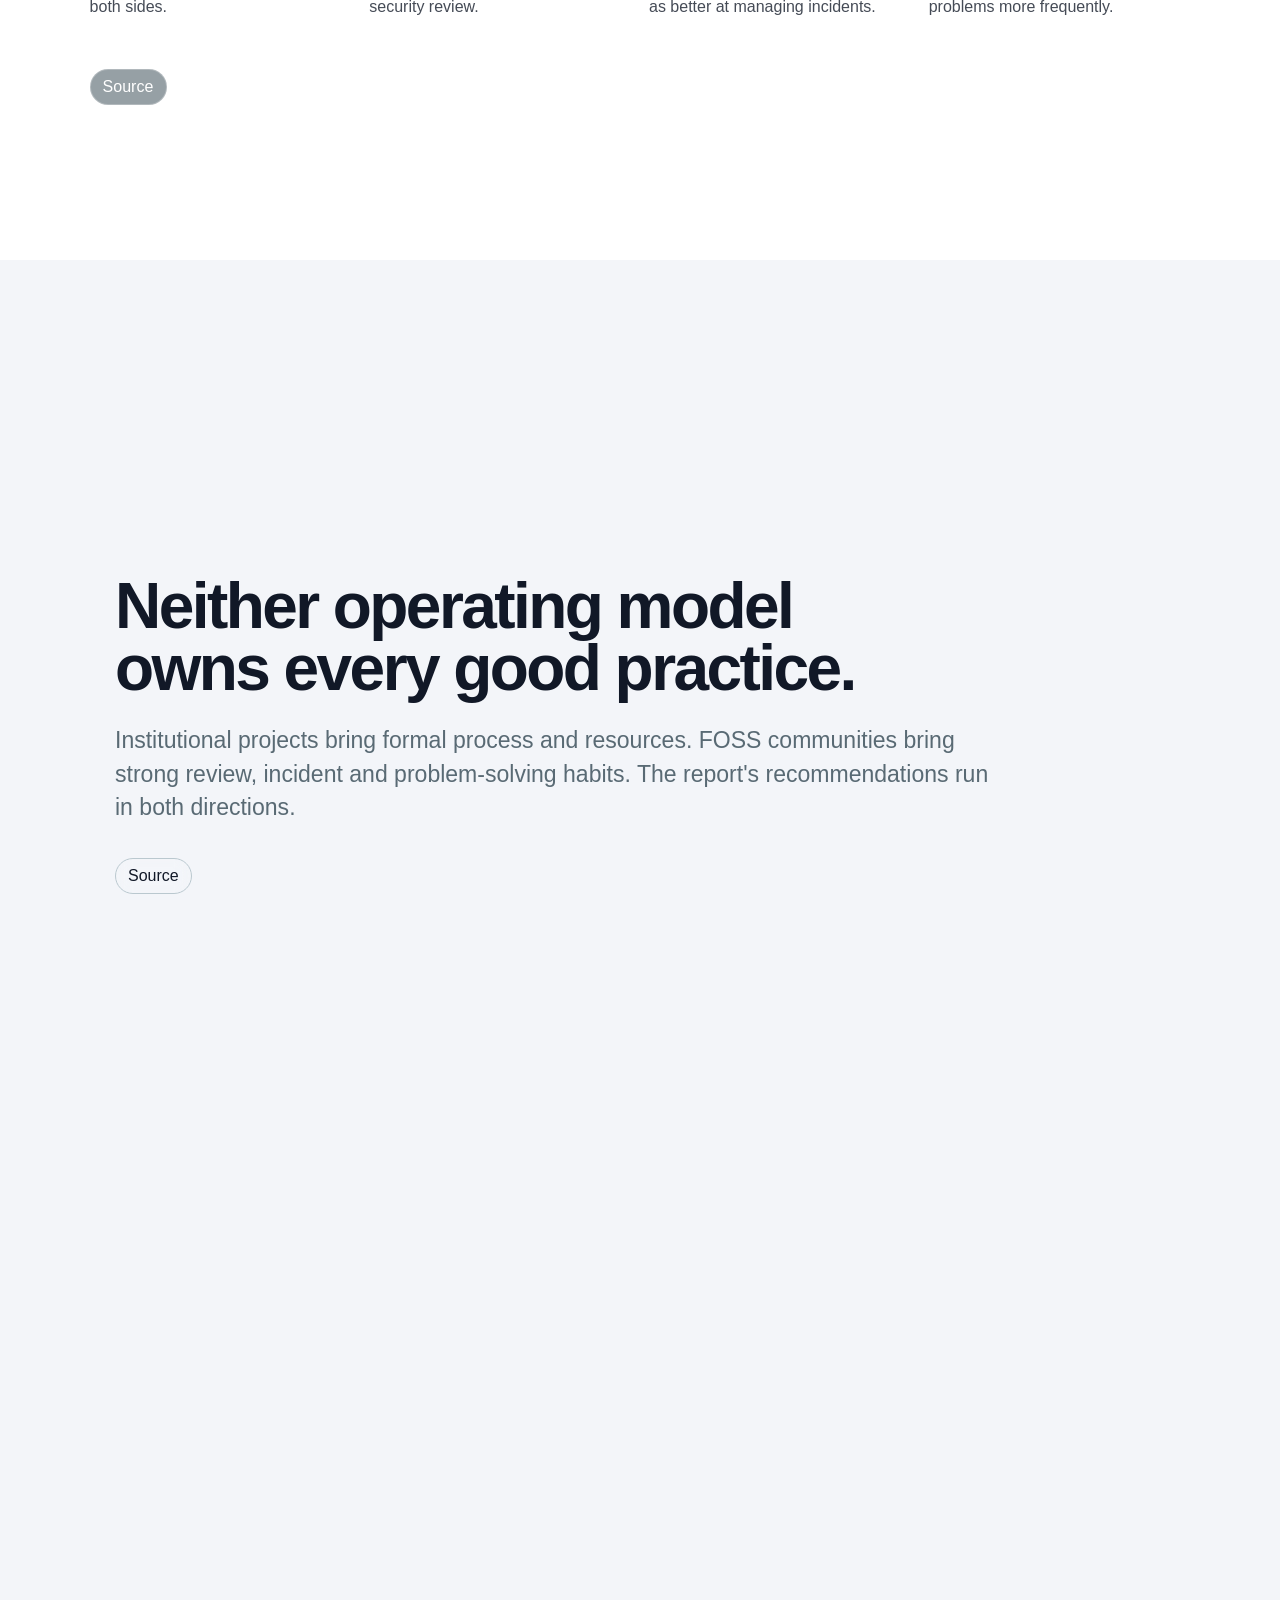
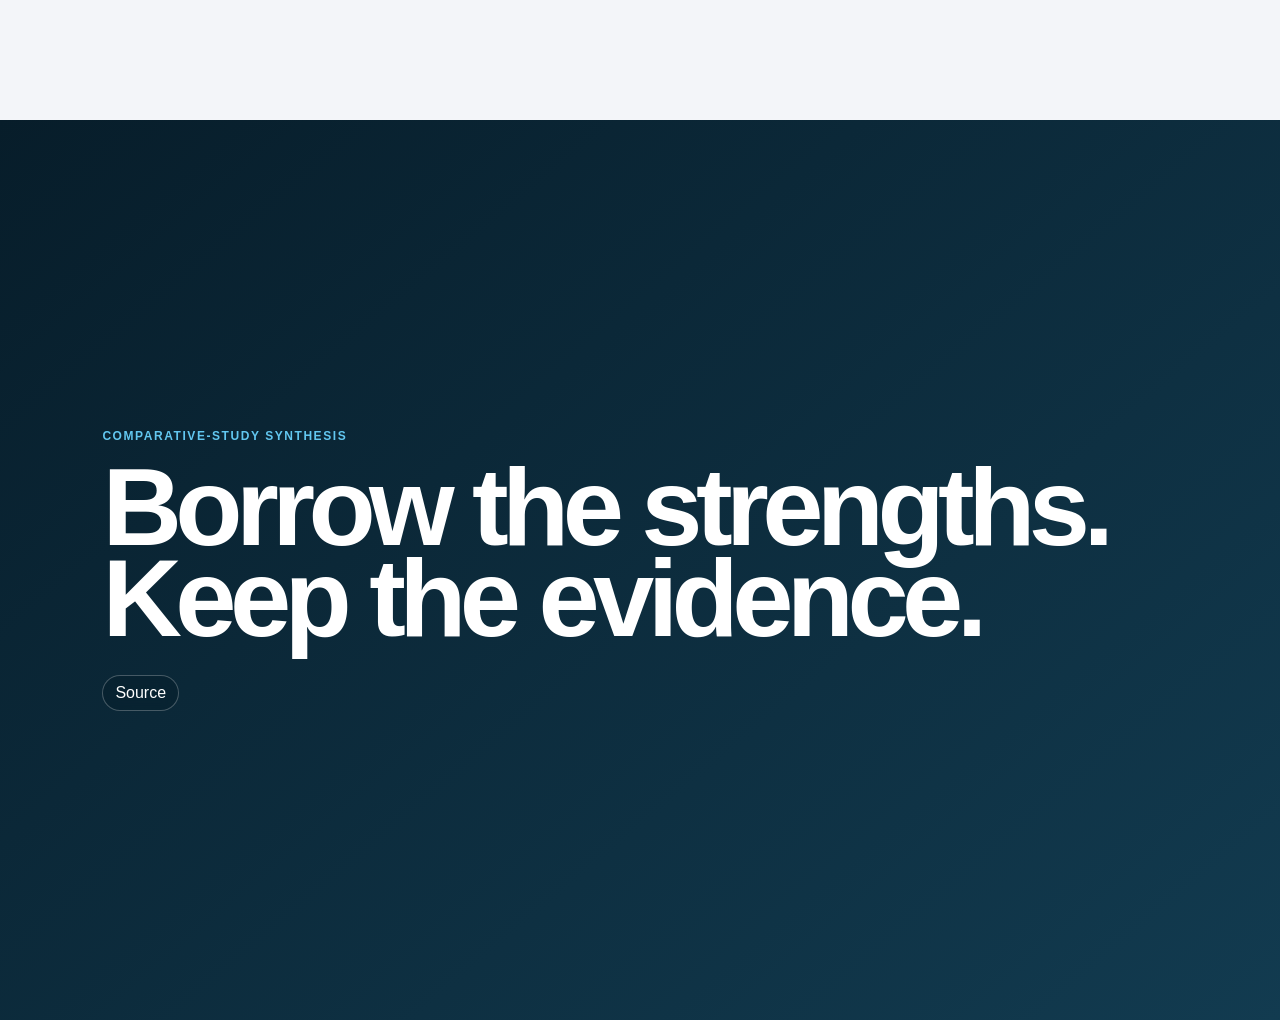
<file: stories/eu-fossa-ai/index.html>
<!doctype html>
<html lang="en">
<head>
  <meta charset="utf-8">
  <meta name="viewport" content="width=device-width,initial-scale=1,viewport-fit=cover">
  <meta name="theme-color" content="#071d2a">
  <title>EU-FOSSA comparative study | StoryScro</title>
  <link rel="stylesheet" href="../../v3/style.css">
  <link rel="stylesheet" href="../../v3/refine.css">
</head>
<body>
  <div class="reading-progress" aria-hidden="true"><span id="readingProgress"></span></div>
  <header class="story-header" id="storyHeader">
    <a class="brand" href="#story-top" aria-label="StoryScro"><span class="brand-mark"></span><span>StoryScro</span></a>
    <nav class="chapter-nav" id="chapterNav" aria-label="Chapters"></nav>
    <div class="header-actions"><a class="source-pdf-link" id="sourcePdfLink" href="#" target="_blank" rel="noopener noreferrer" hidden>Original PDF</a><button class="source-trigger" id="allSourcesBtn" type="button">Sources</button></div>
  </header>
  <aside class="micro-nav" id="microNav" aria-label="Story navigation"><div class="micro-track" id="microTrack"></div></aside>
  <main id="story-top" tabindex="-1">
    <div class="loading" id="loading"><span></span><p>Building the story…</p></div>
    <div id="storyRoot"></div>
  </main>
  <aside class="source-drawer" id="sourceDrawer" aria-hidden="true">
    <button class="drawer-close" id="sourceClose" type="button">Close</button>
    <p class="drawer-kicker">Provenance</p><h2 id="sourceTitle">Sources</h2><div id="sourceBody"></div>
  </aside>
  <script>window.STORYSCRO_GRAMMAR_URL='../../engine/narrative-grammar.json';</script>
  <script src="../../v3/app.js"></script>
  <script src="../../v3/refine.js"></script>
</body>
</html>
</file>
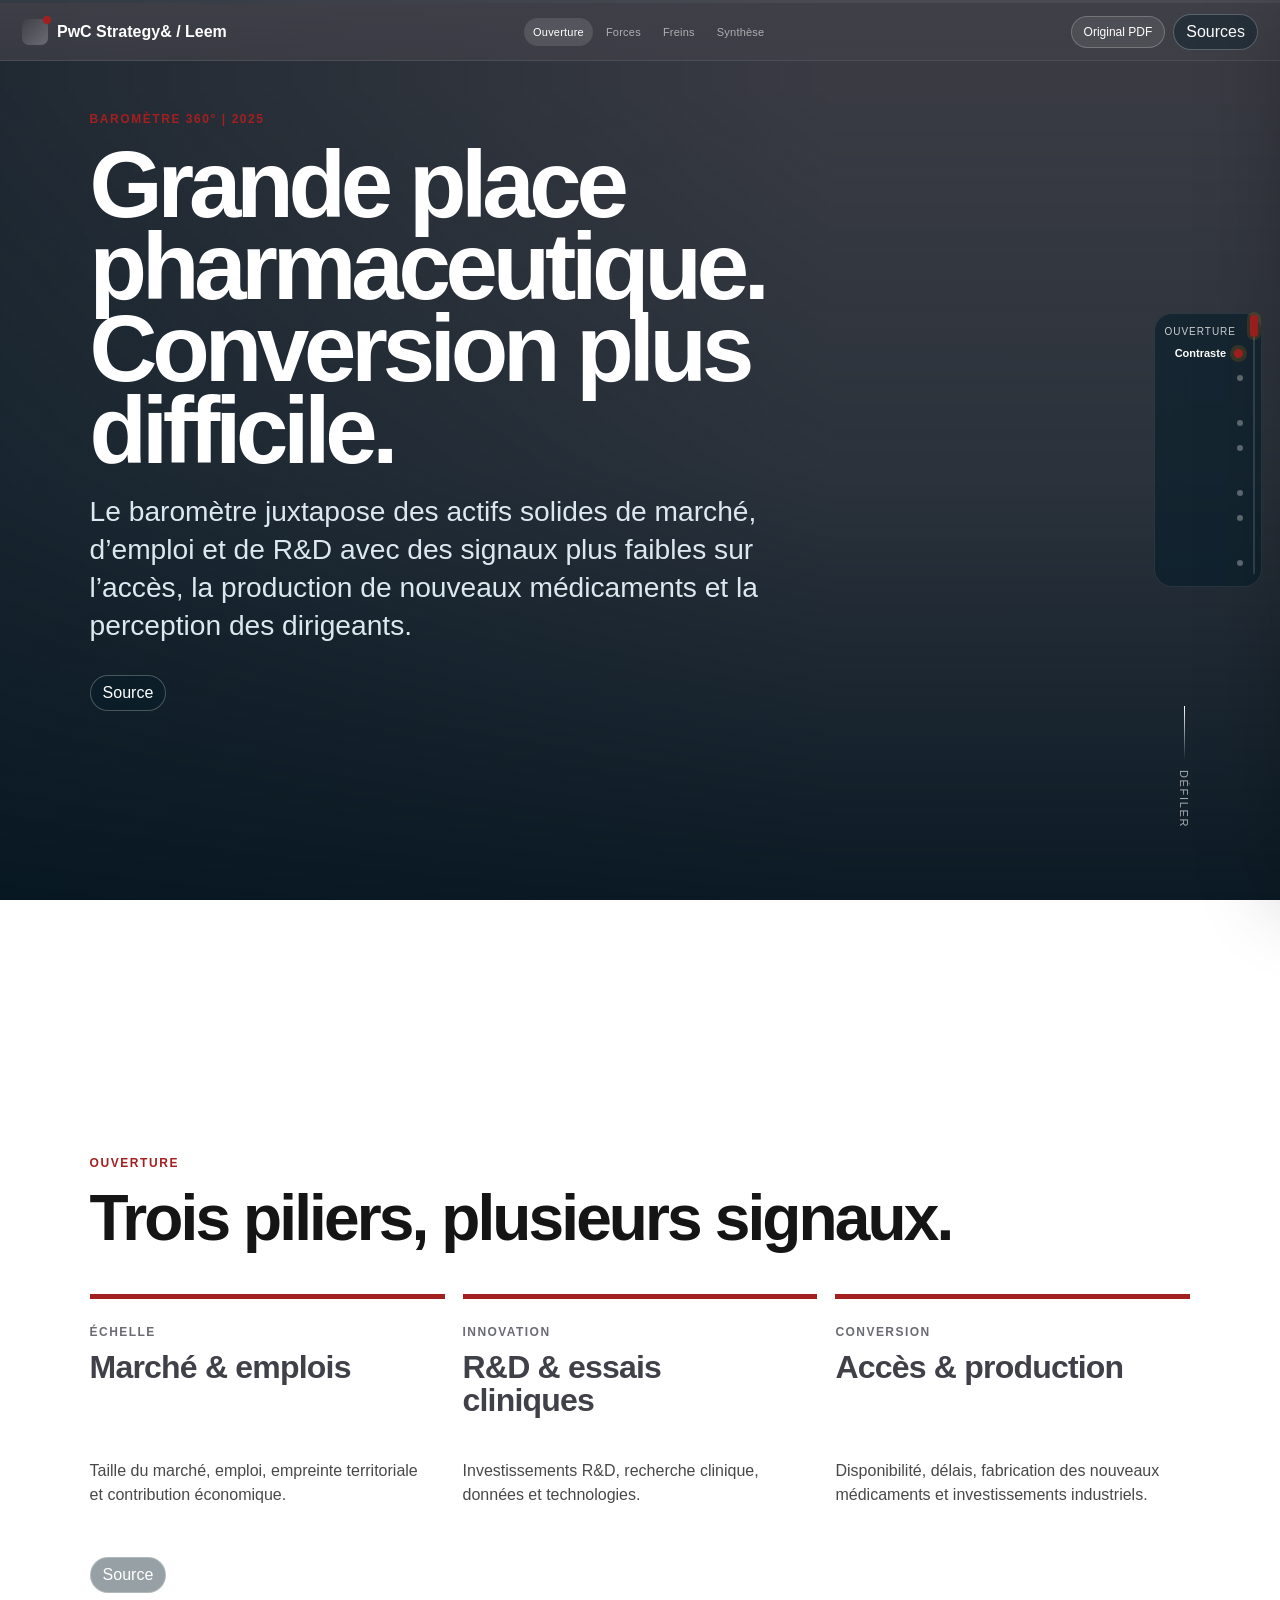
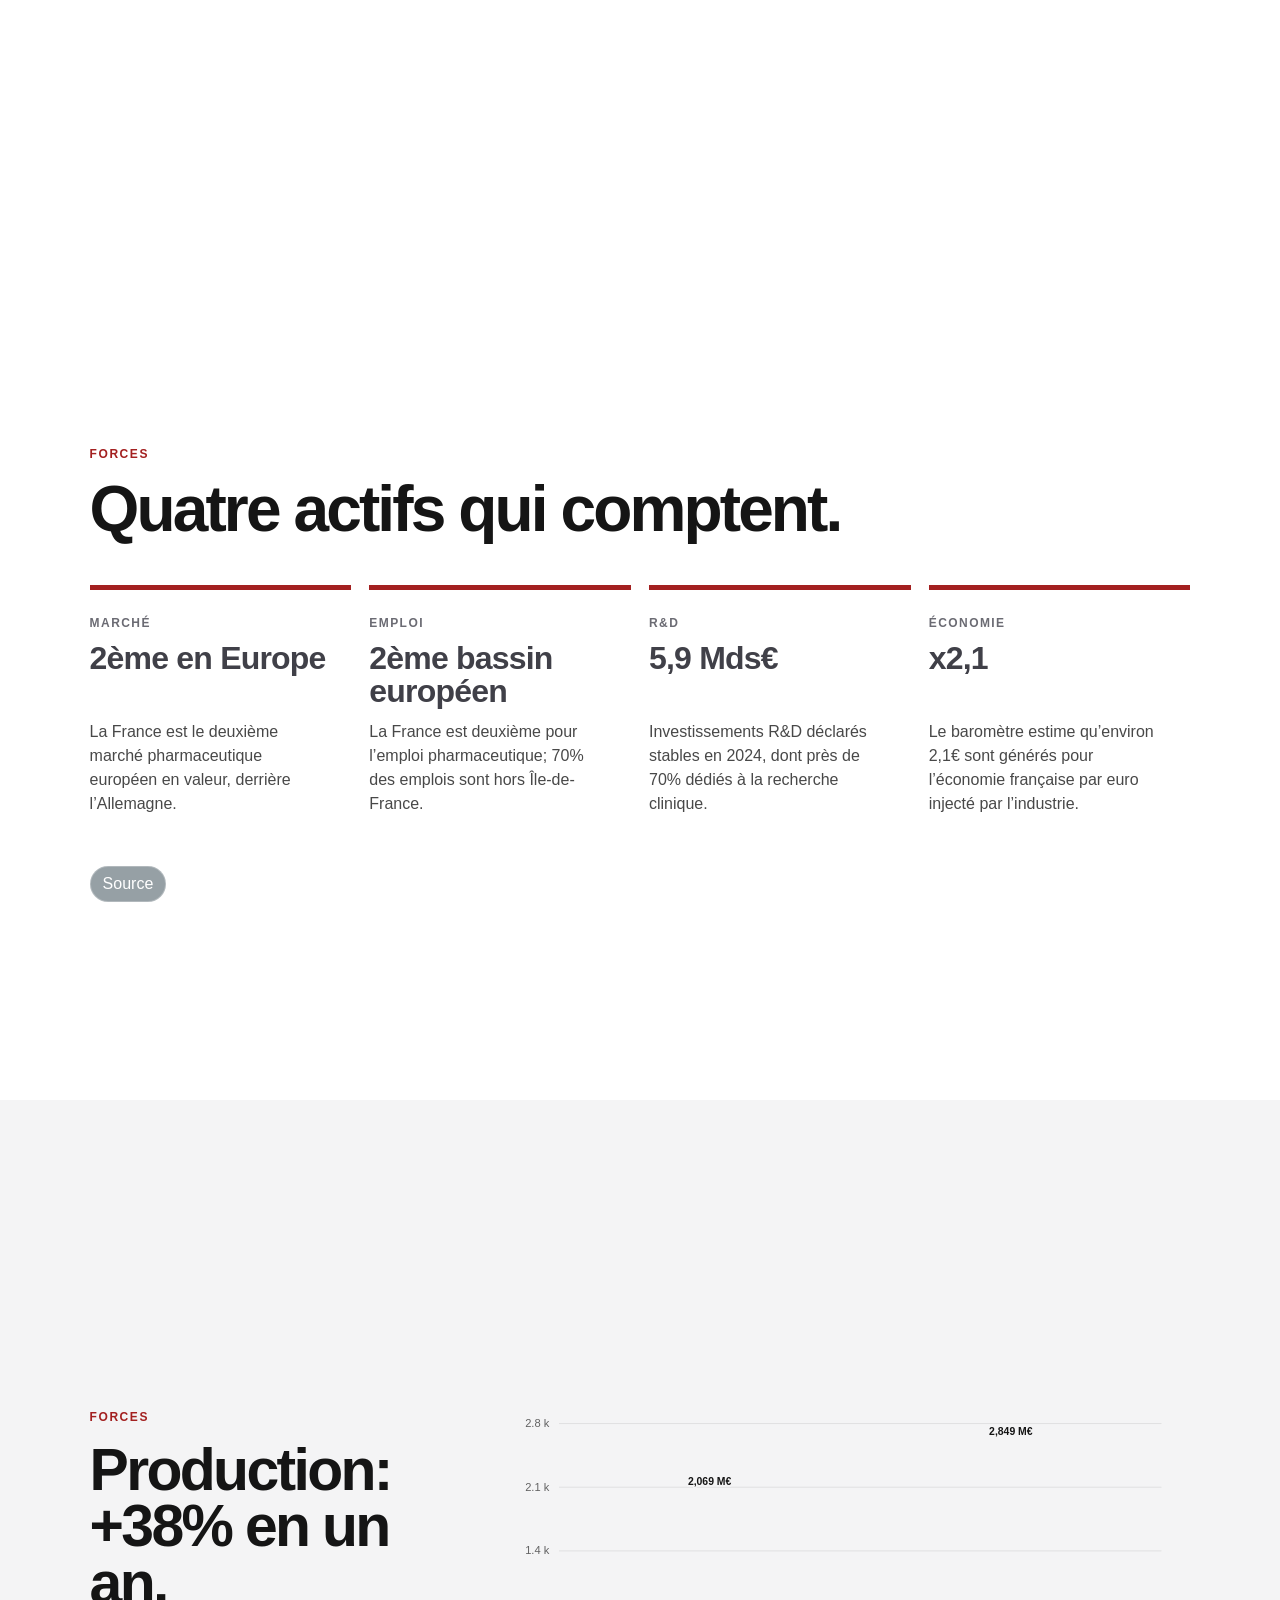
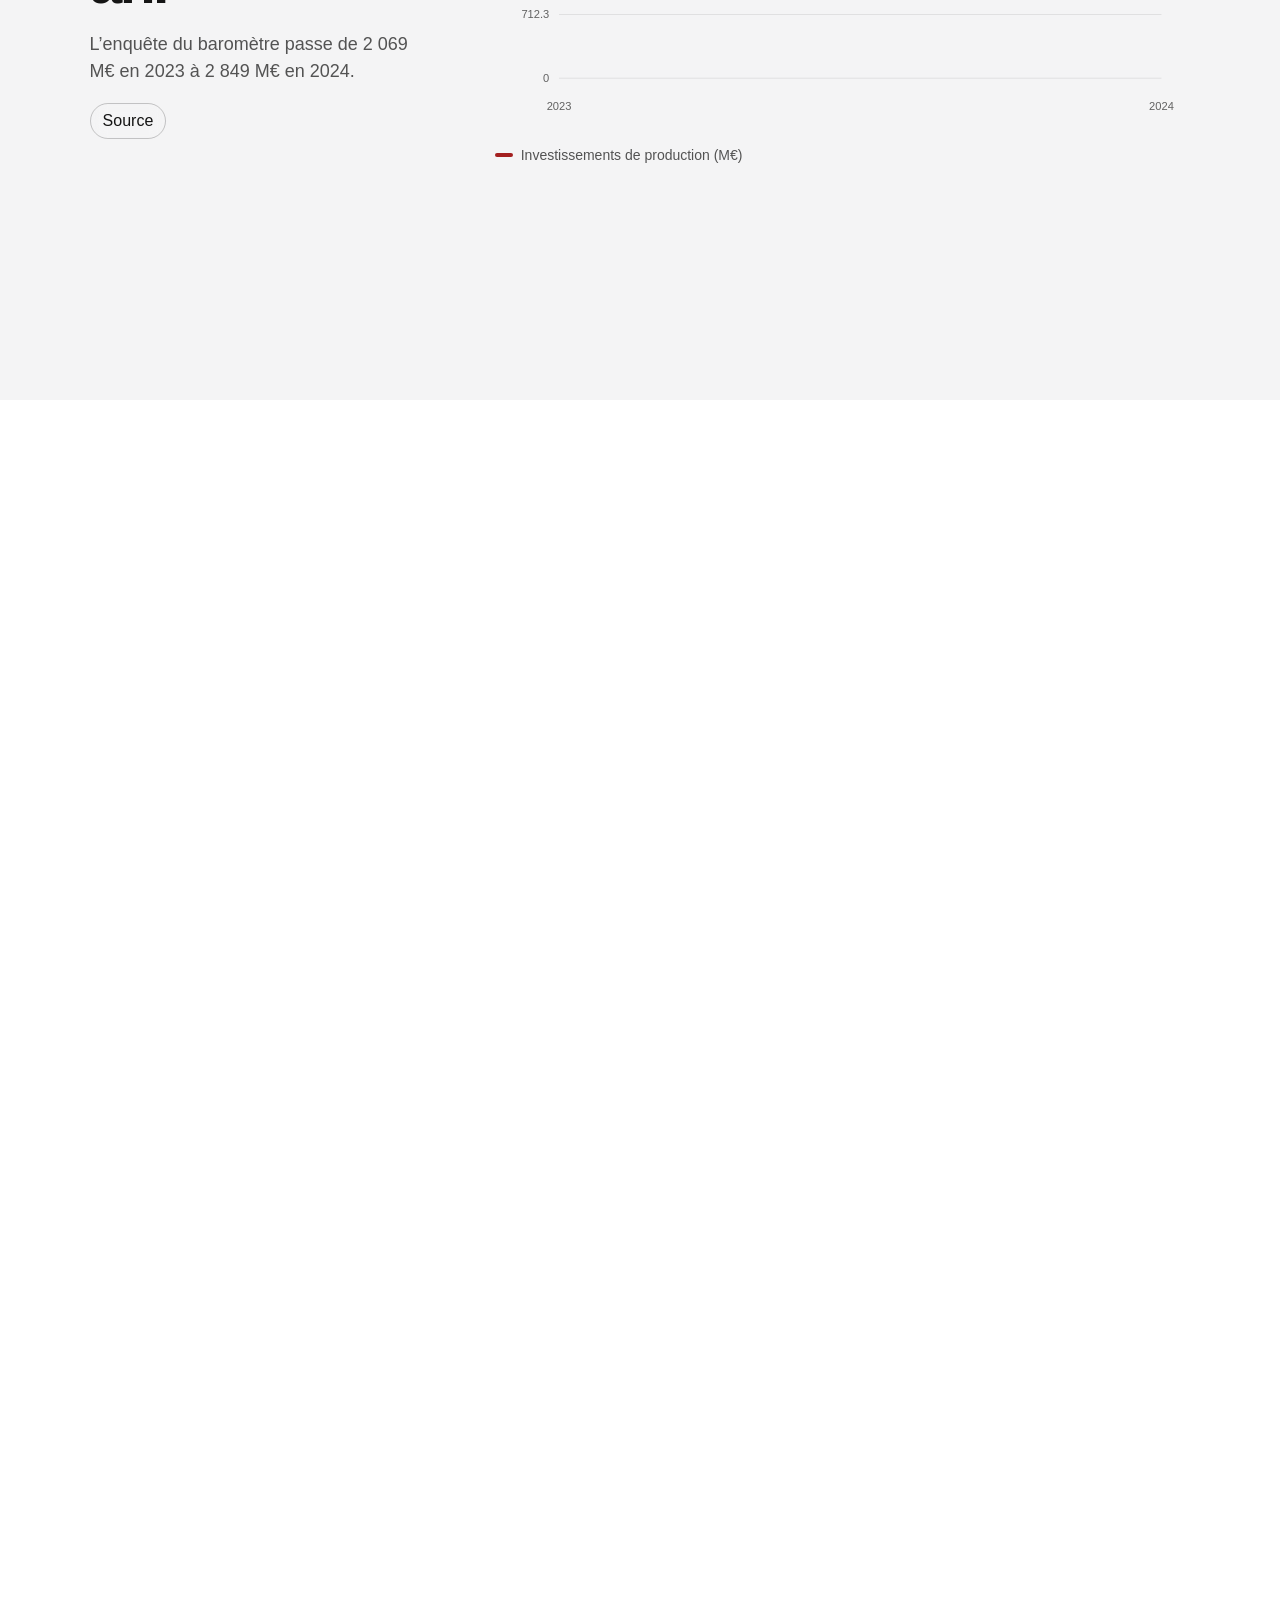
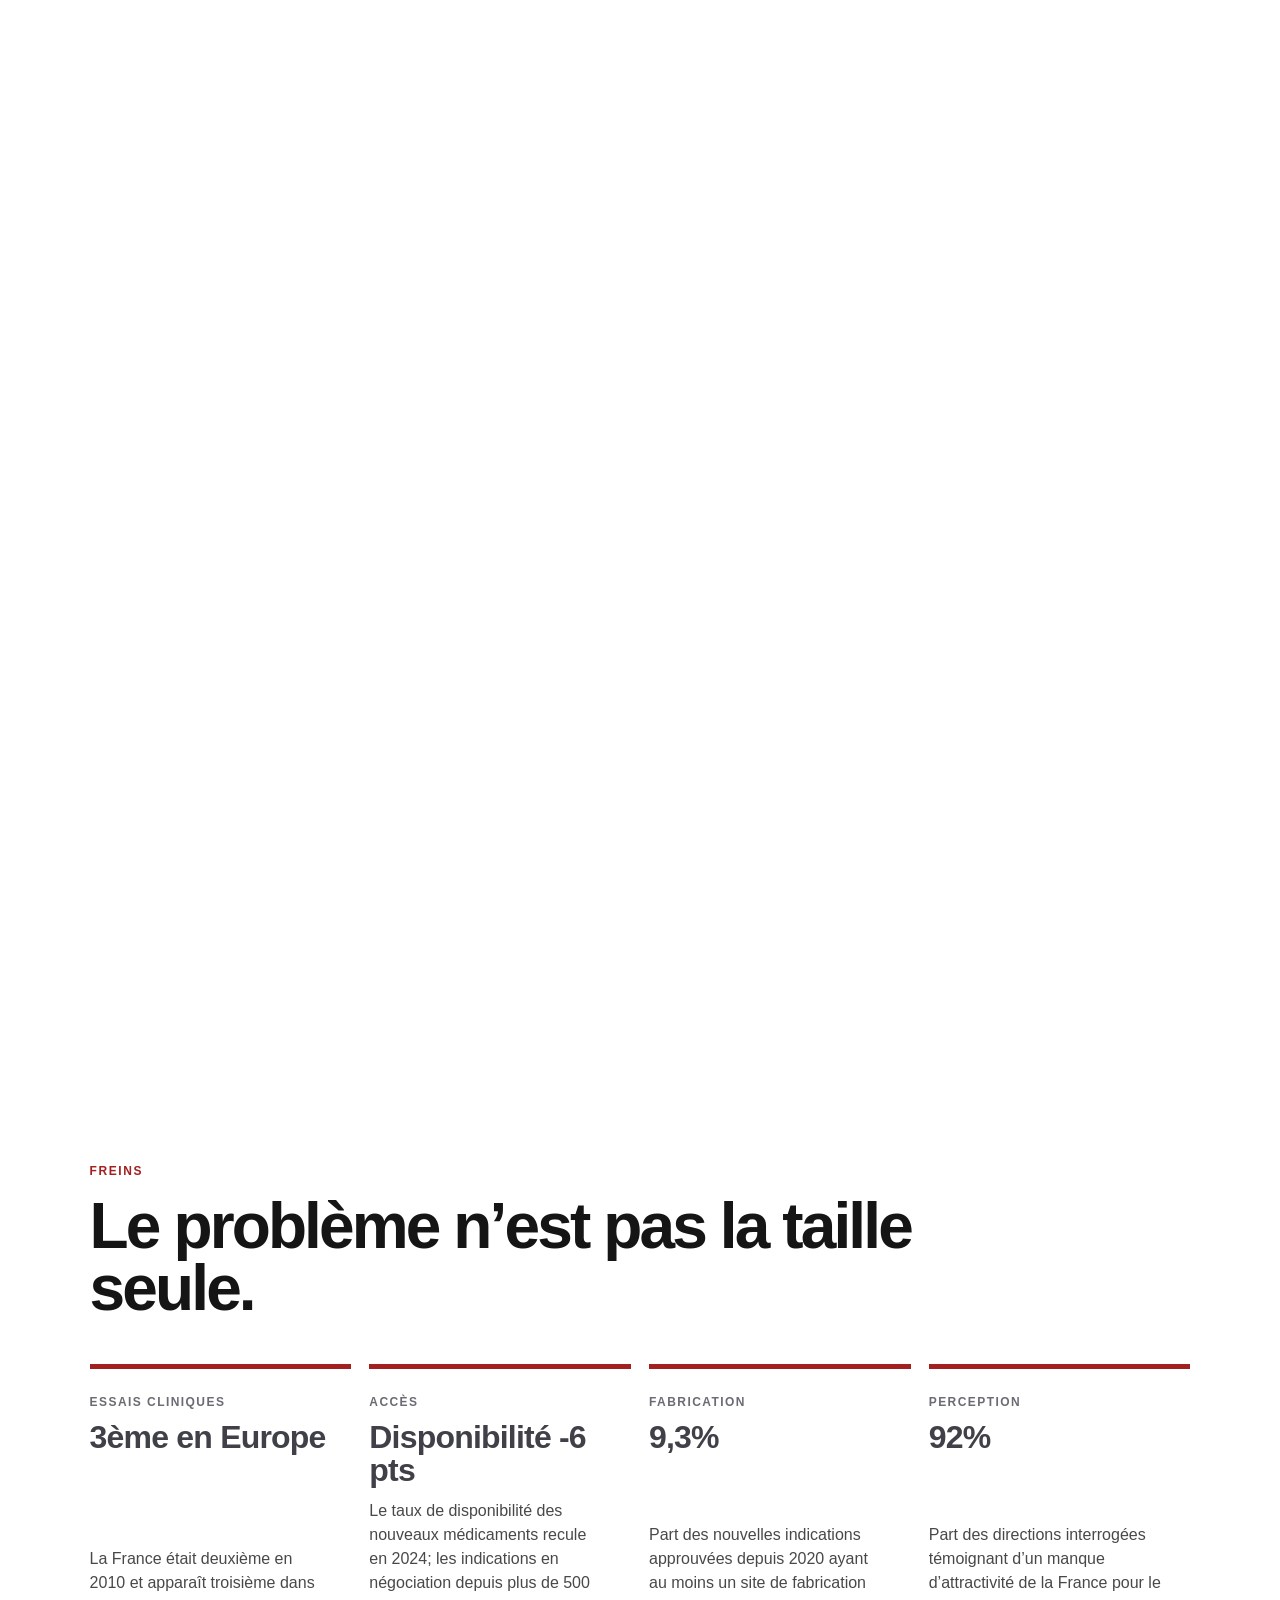
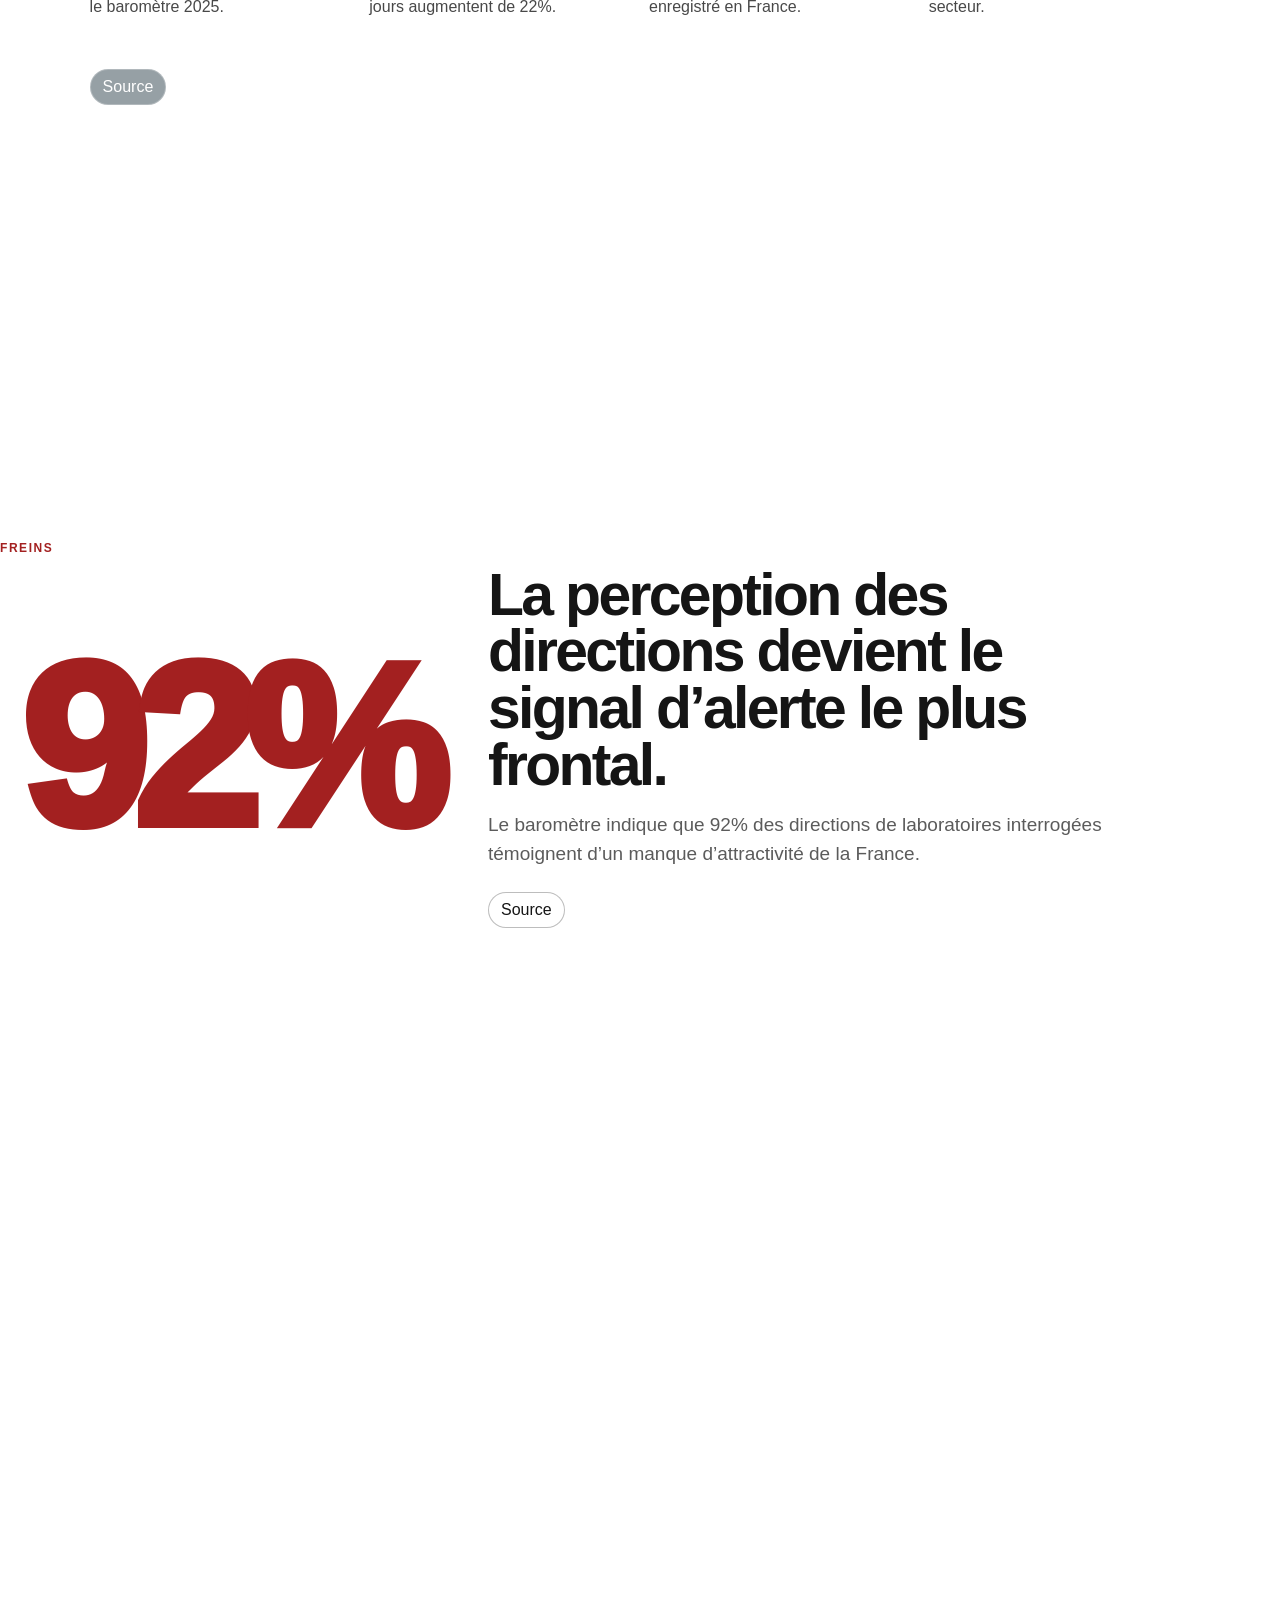
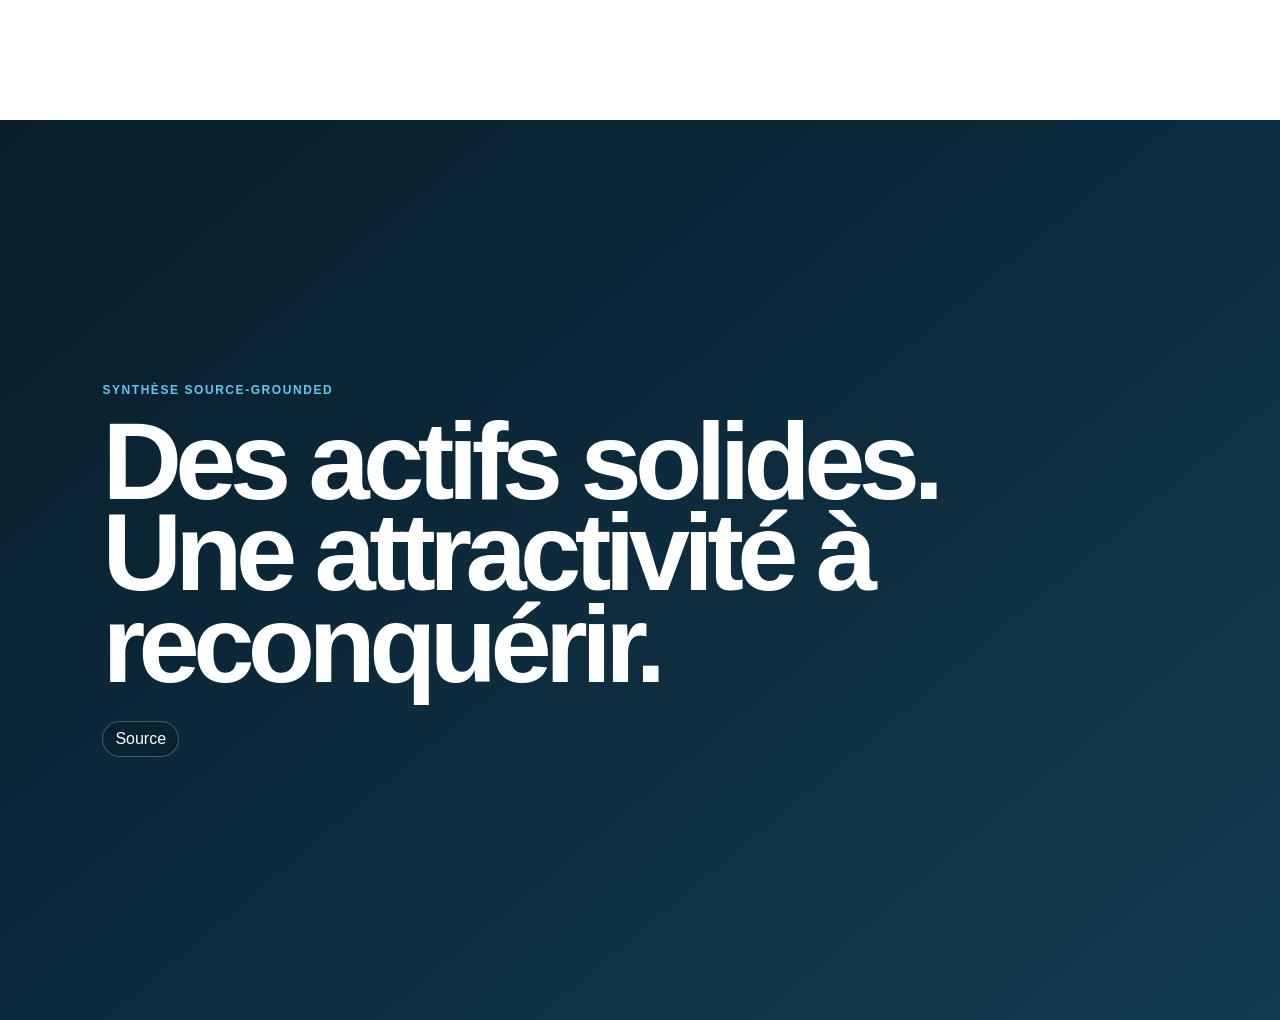
<file: stories/france-pharma-2025-ai/index.html>
<!doctype html>
<html lang="fr">
<head>
  <meta charset="utf-8">
  <meta name="viewport" content="width=device-width,initial-scale=1,viewport-fit=cover">
  <meta name="theme-color" content="#071d2a">
  <title>France pharma 2025 | StoryScro</title>
  <link rel="stylesheet" href="../../v3/style.css">
  <link rel="stylesheet" href="../../v3/refine.css">
</head>
<body>
  <div class="reading-progress" aria-hidden="true"><span id="readingProgress"></span></div>
  <header class="story-header" id="storyHeader">
    <a class="brand" href="#story-top" aria-label="StoryScro"><span class="brand-mark"></span><span>StoryScro</span></a>
    <nav class="chapter-nav" id="chapterNav" aria-label="Chapters"></nav>
    <div class="header-actions"><a class="source-pdf-link" id="sourcePdfLink" href="#" target="_blank" rel="noopener noreferrer" hidden>Original PDF</a><button class="source-trigger" id="allSourcesBtn" type="button">Sources</button></div>
  </header>
  <aside class="micro-nav" id="microNav" aria-label="Story navigation"><div class="micro-track" id="microTrack"></div></aside>
  <main id="story-top" tabindex="-1">
    <div class="loading" id="loading"><span></span><p>Building the story…</p></div>
    <div id="storyRoot"></div>
  </main>
  <aside class="source-drawer" id="sourceDrawer" aria-hidden="true">
    <button class="drawer-close" id="sourceClose" type="button">Close</button>
    <p class="drawer-kicker">Provenance</p><h2 id="sourceTitle">Sources</h2><div id="sourceBody"></div>
  </aside>
  <script>window.STORYSCRO_GRAMMAR_URL='../../engine/narrative-grammar.json';</script>
  <script src="../../v3/app.js"></script>
  <script src="../../v3/refine.js"></script>
</body>
</html>
</file>
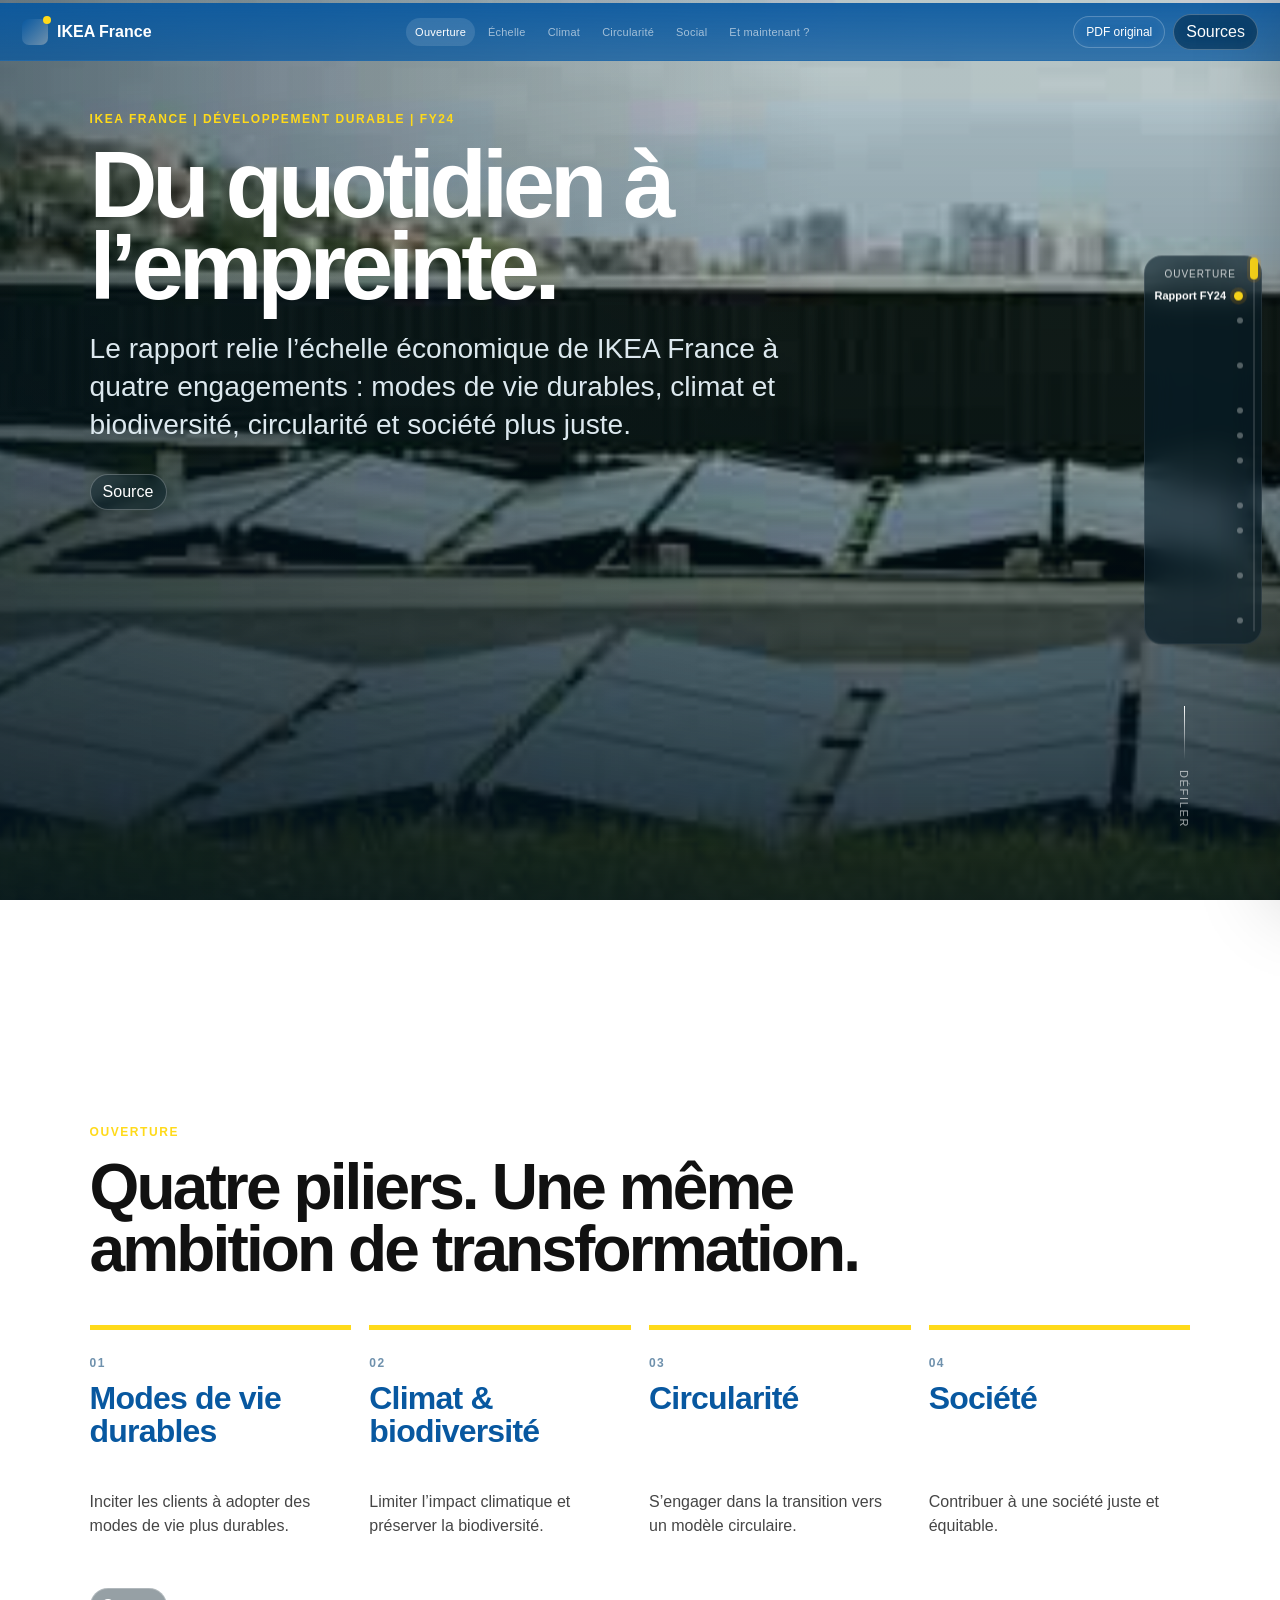
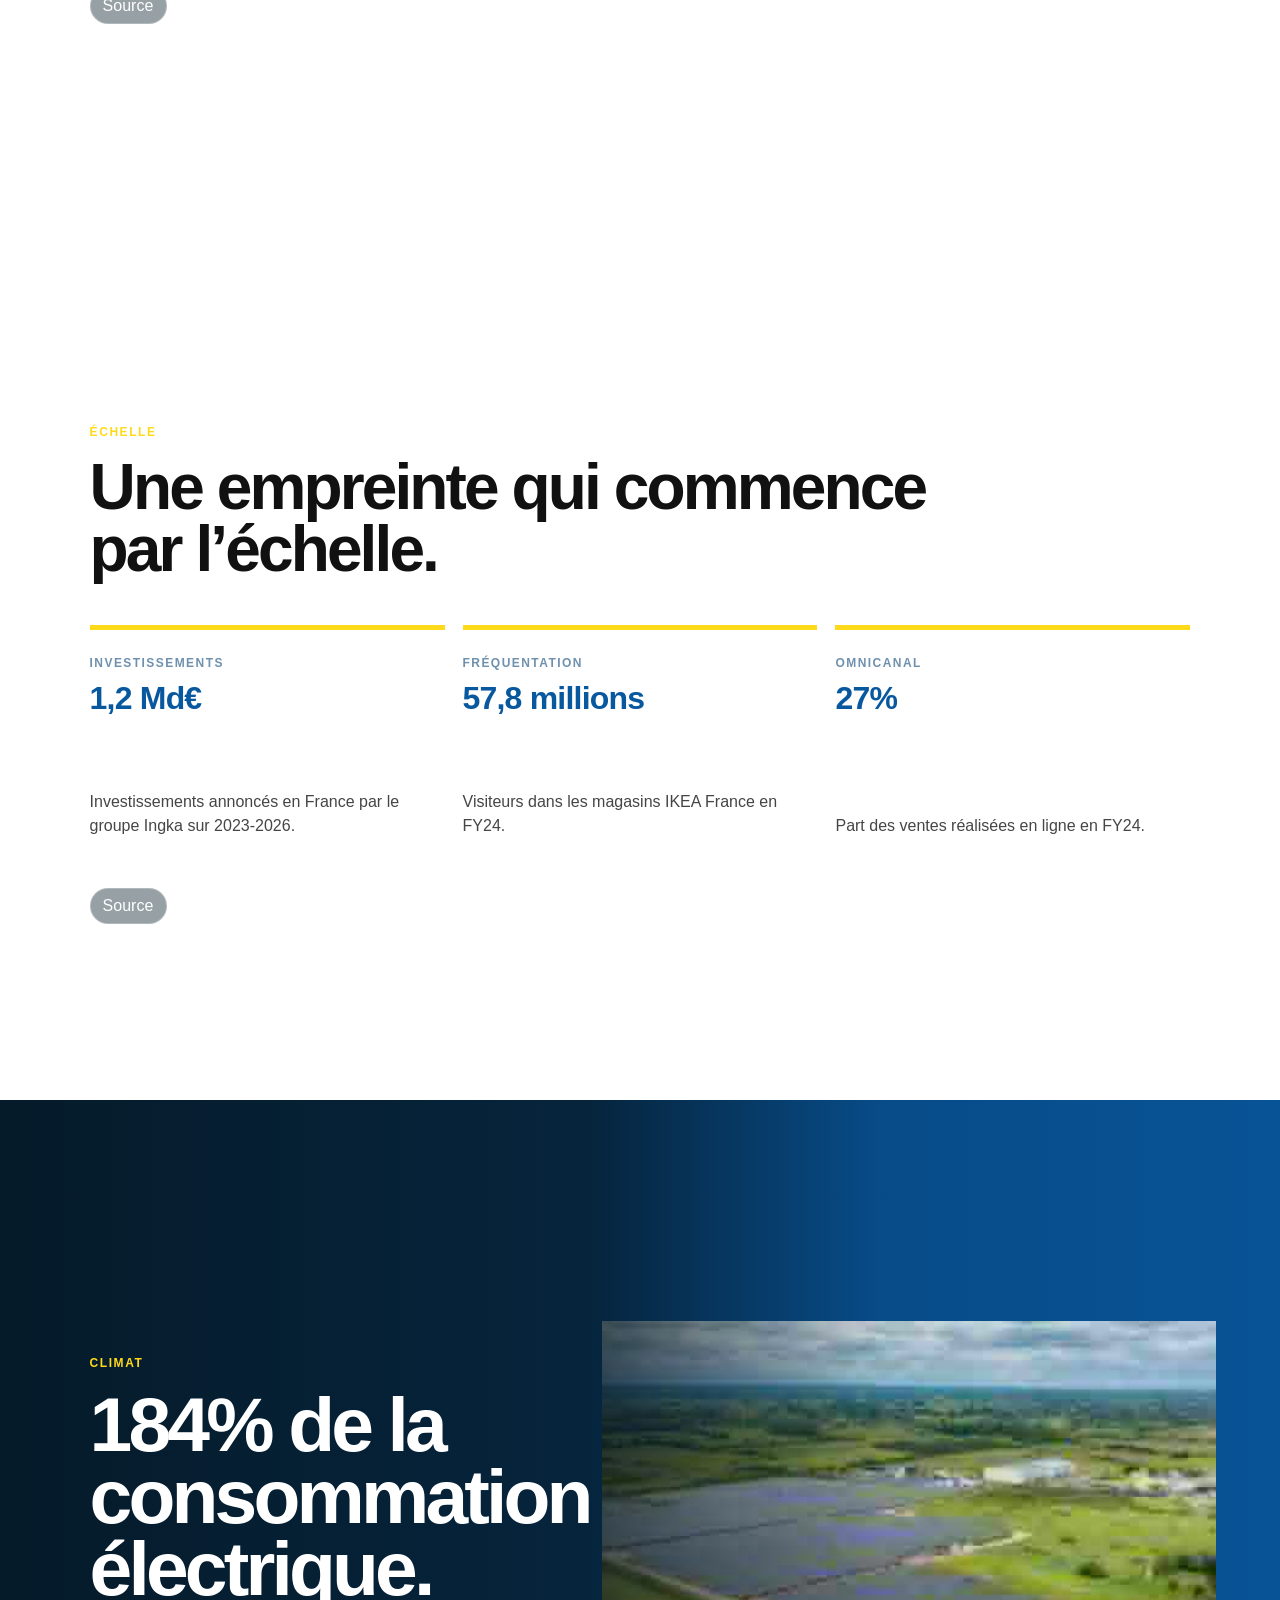
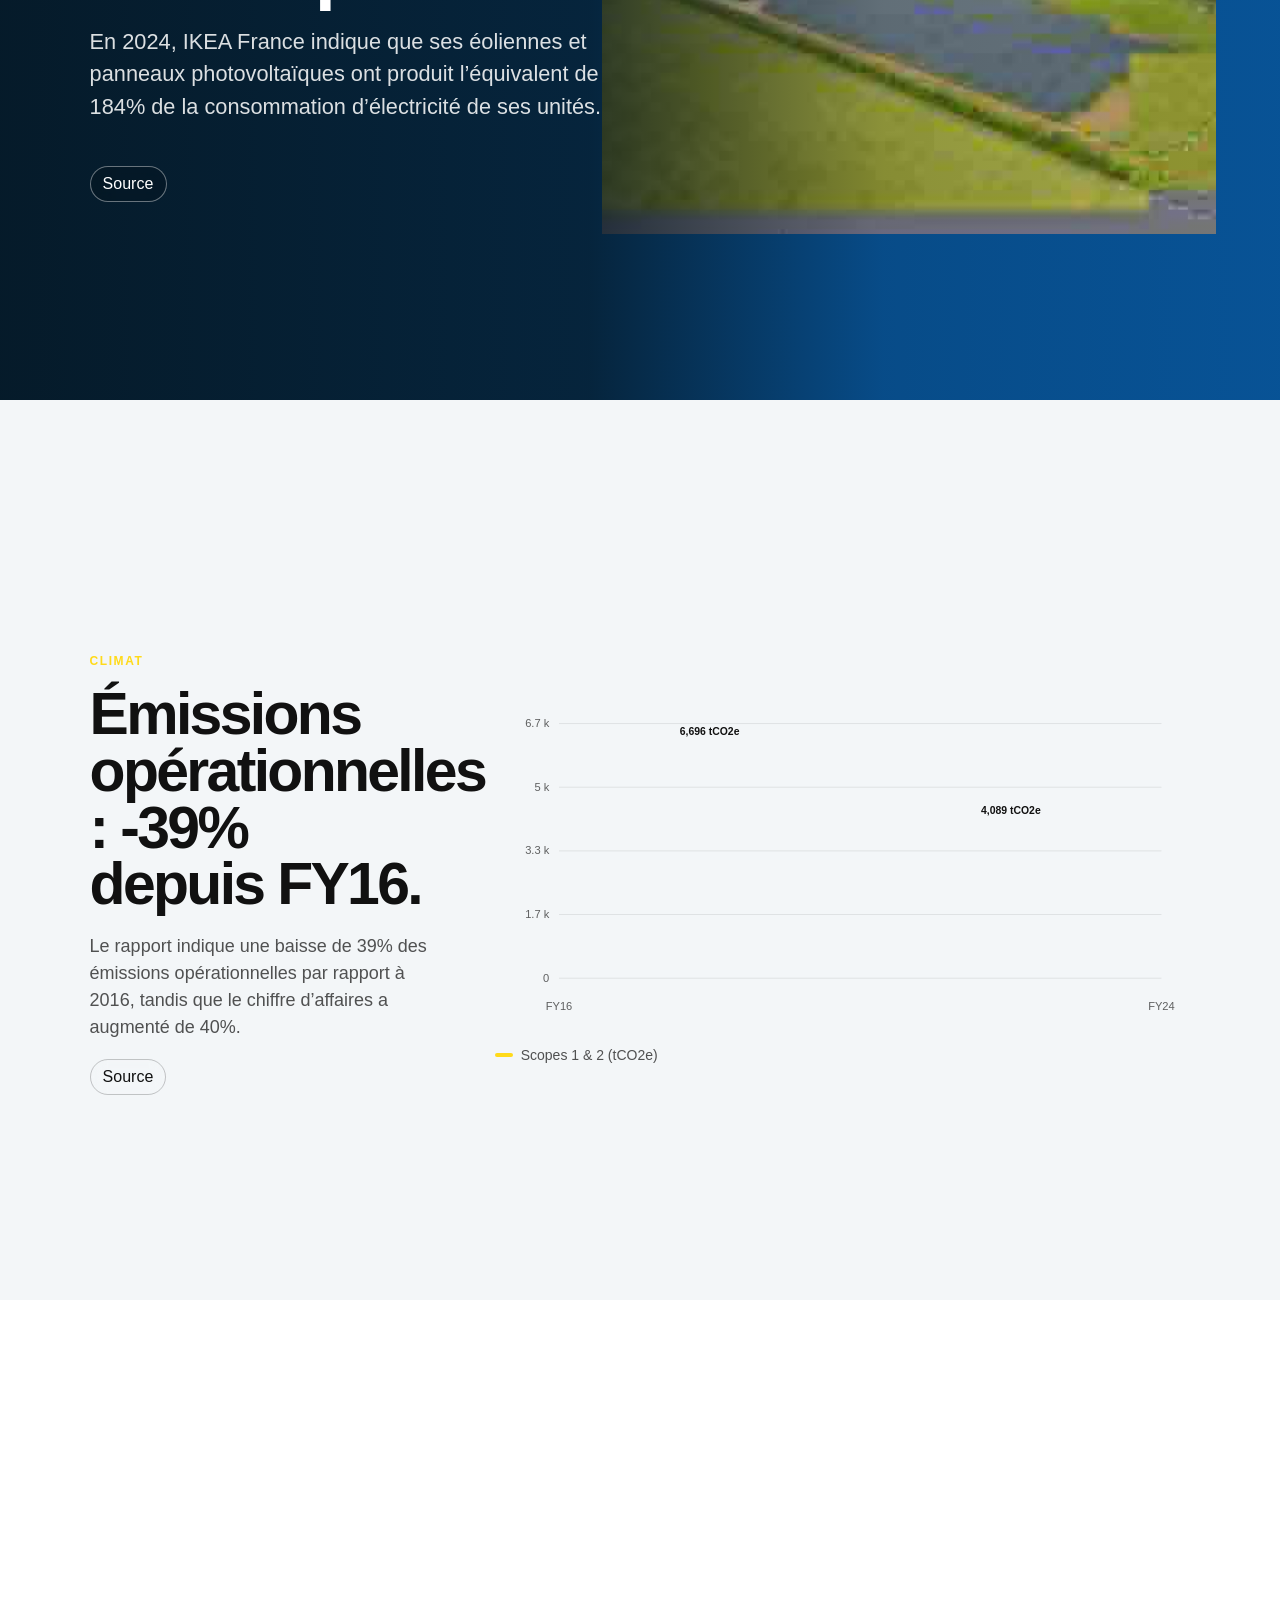
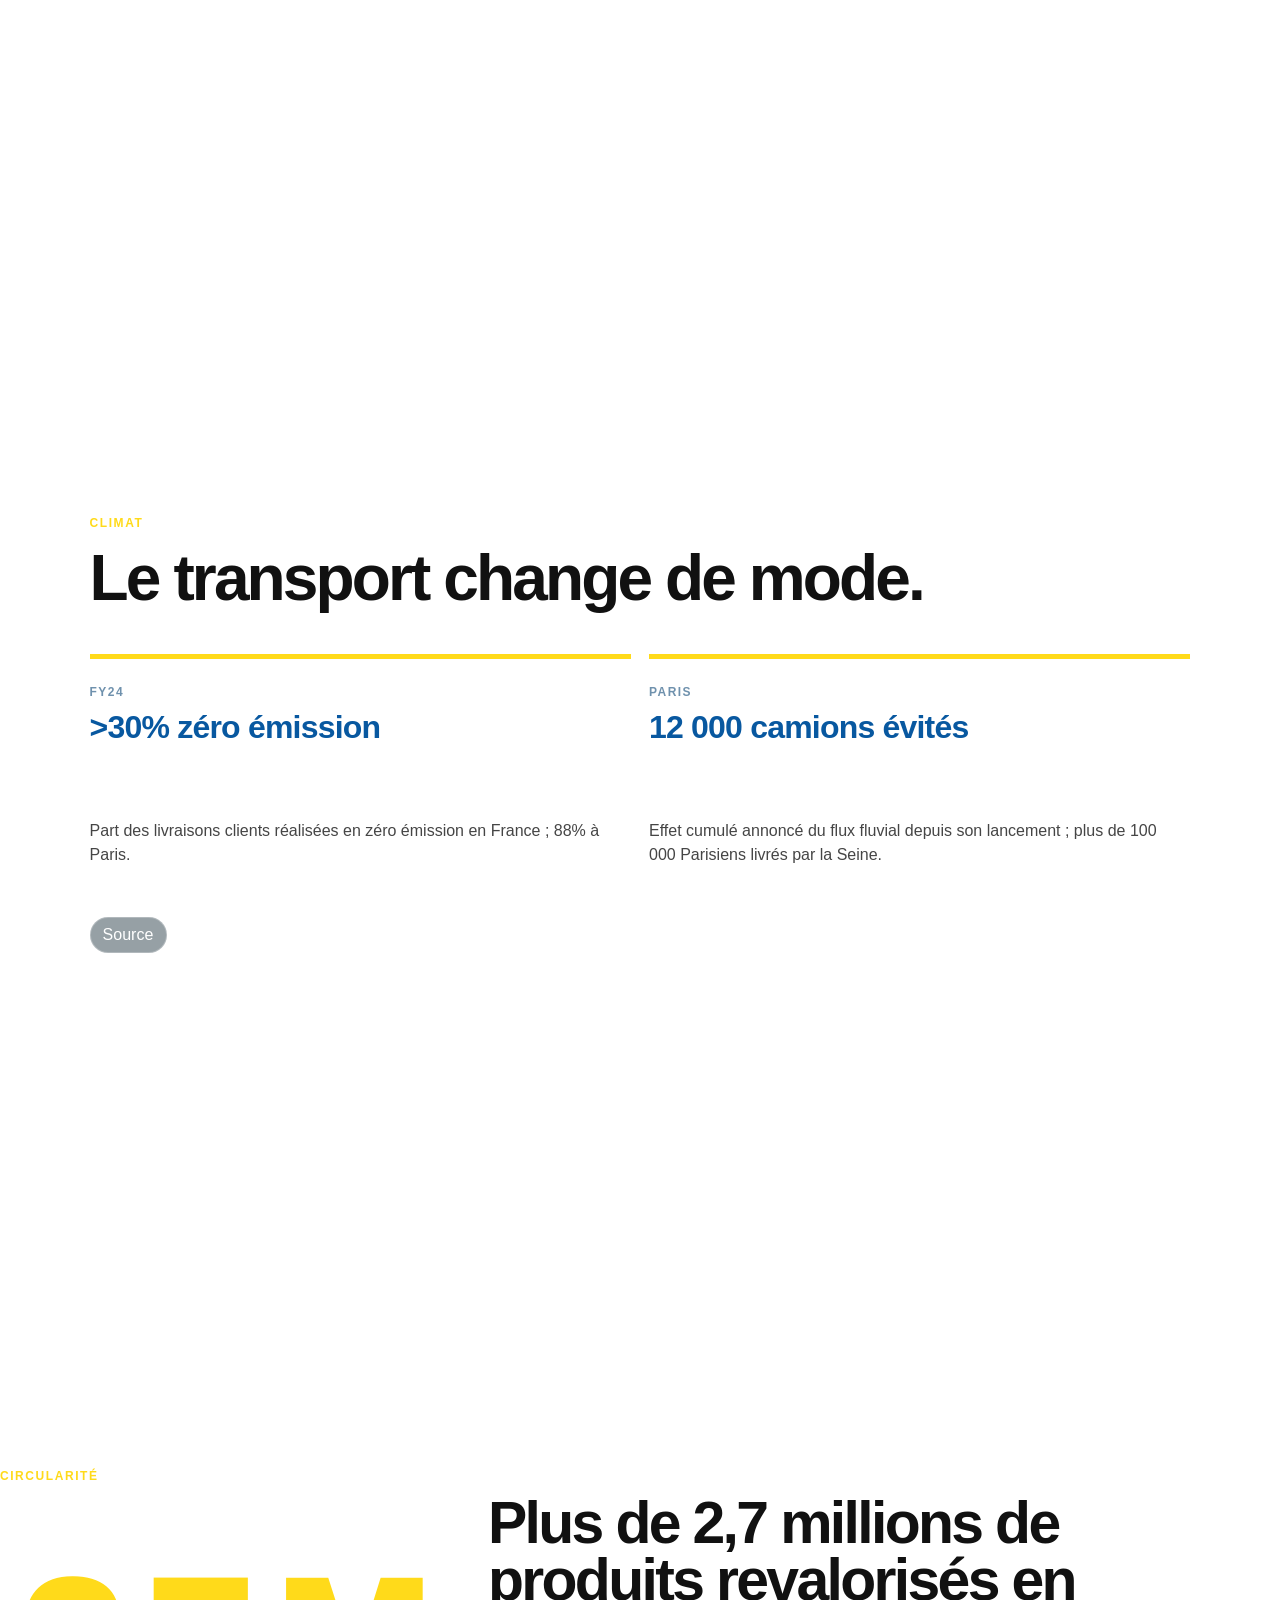
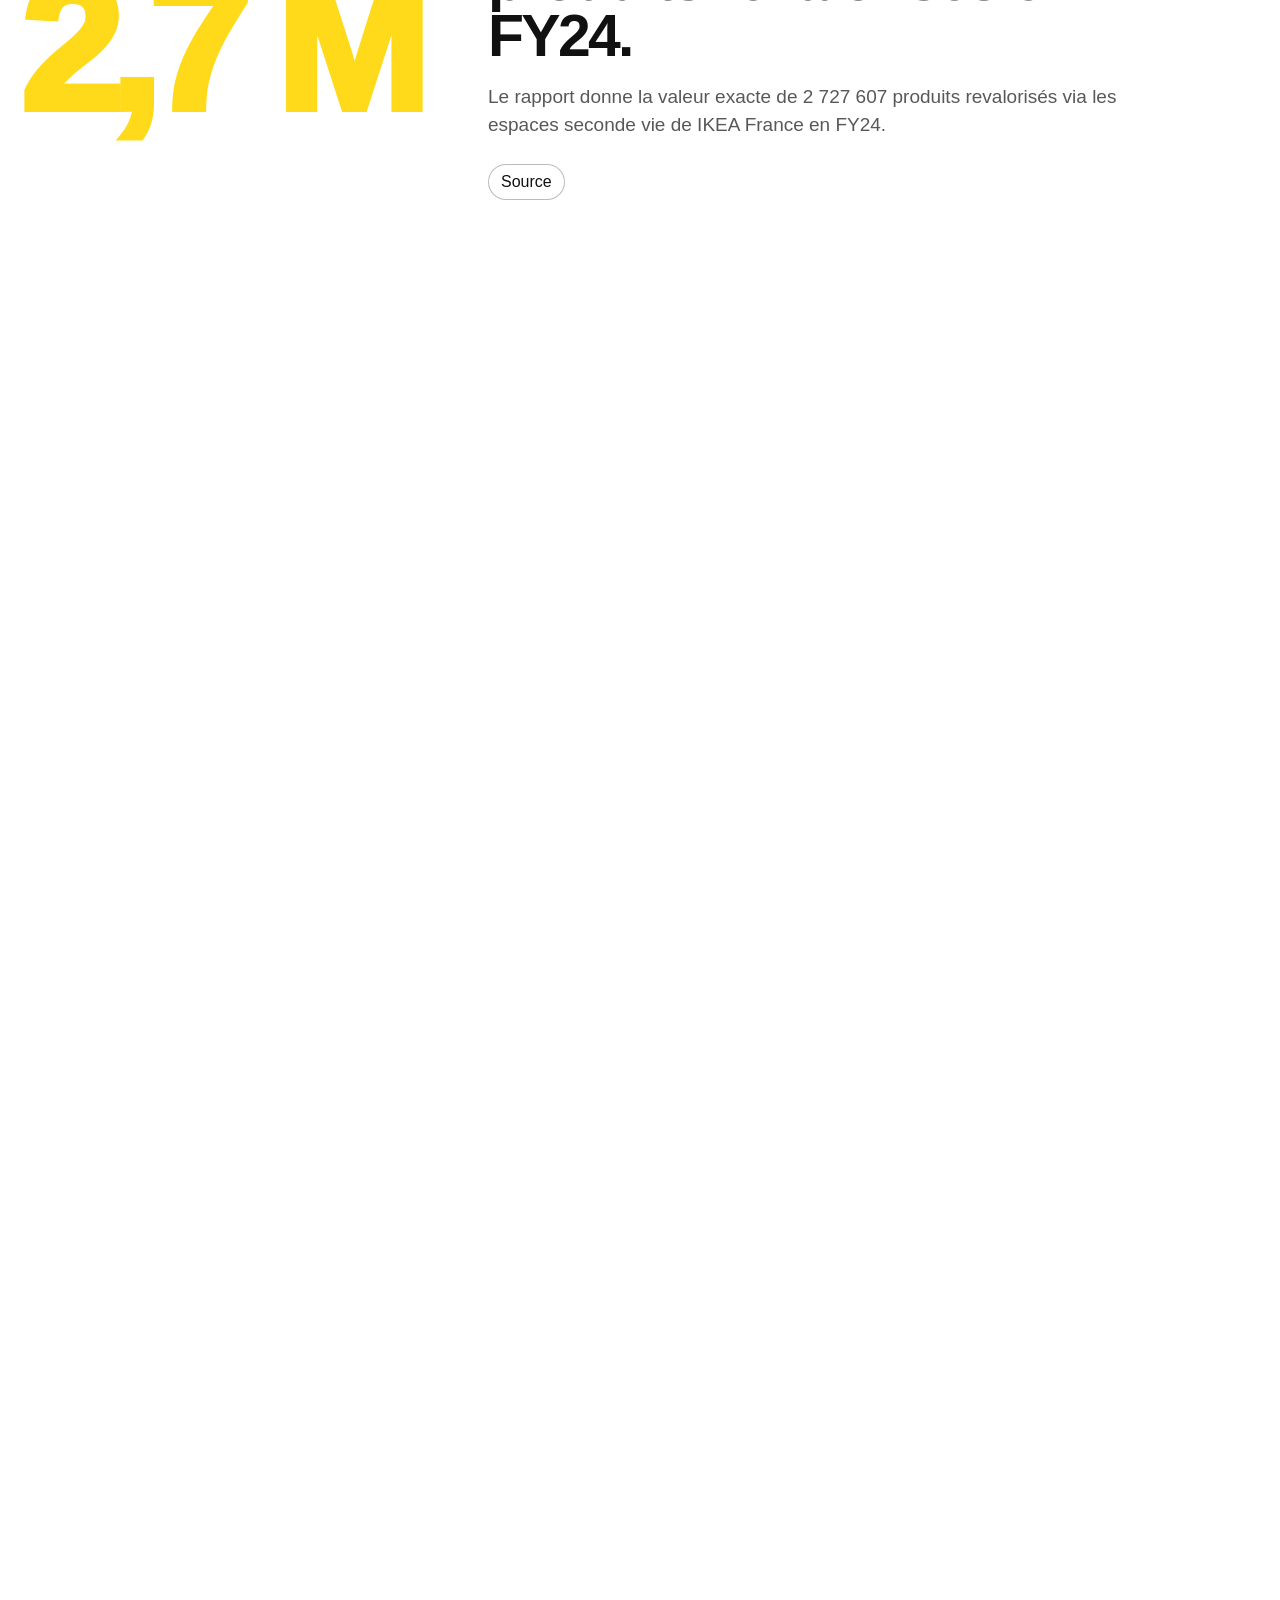
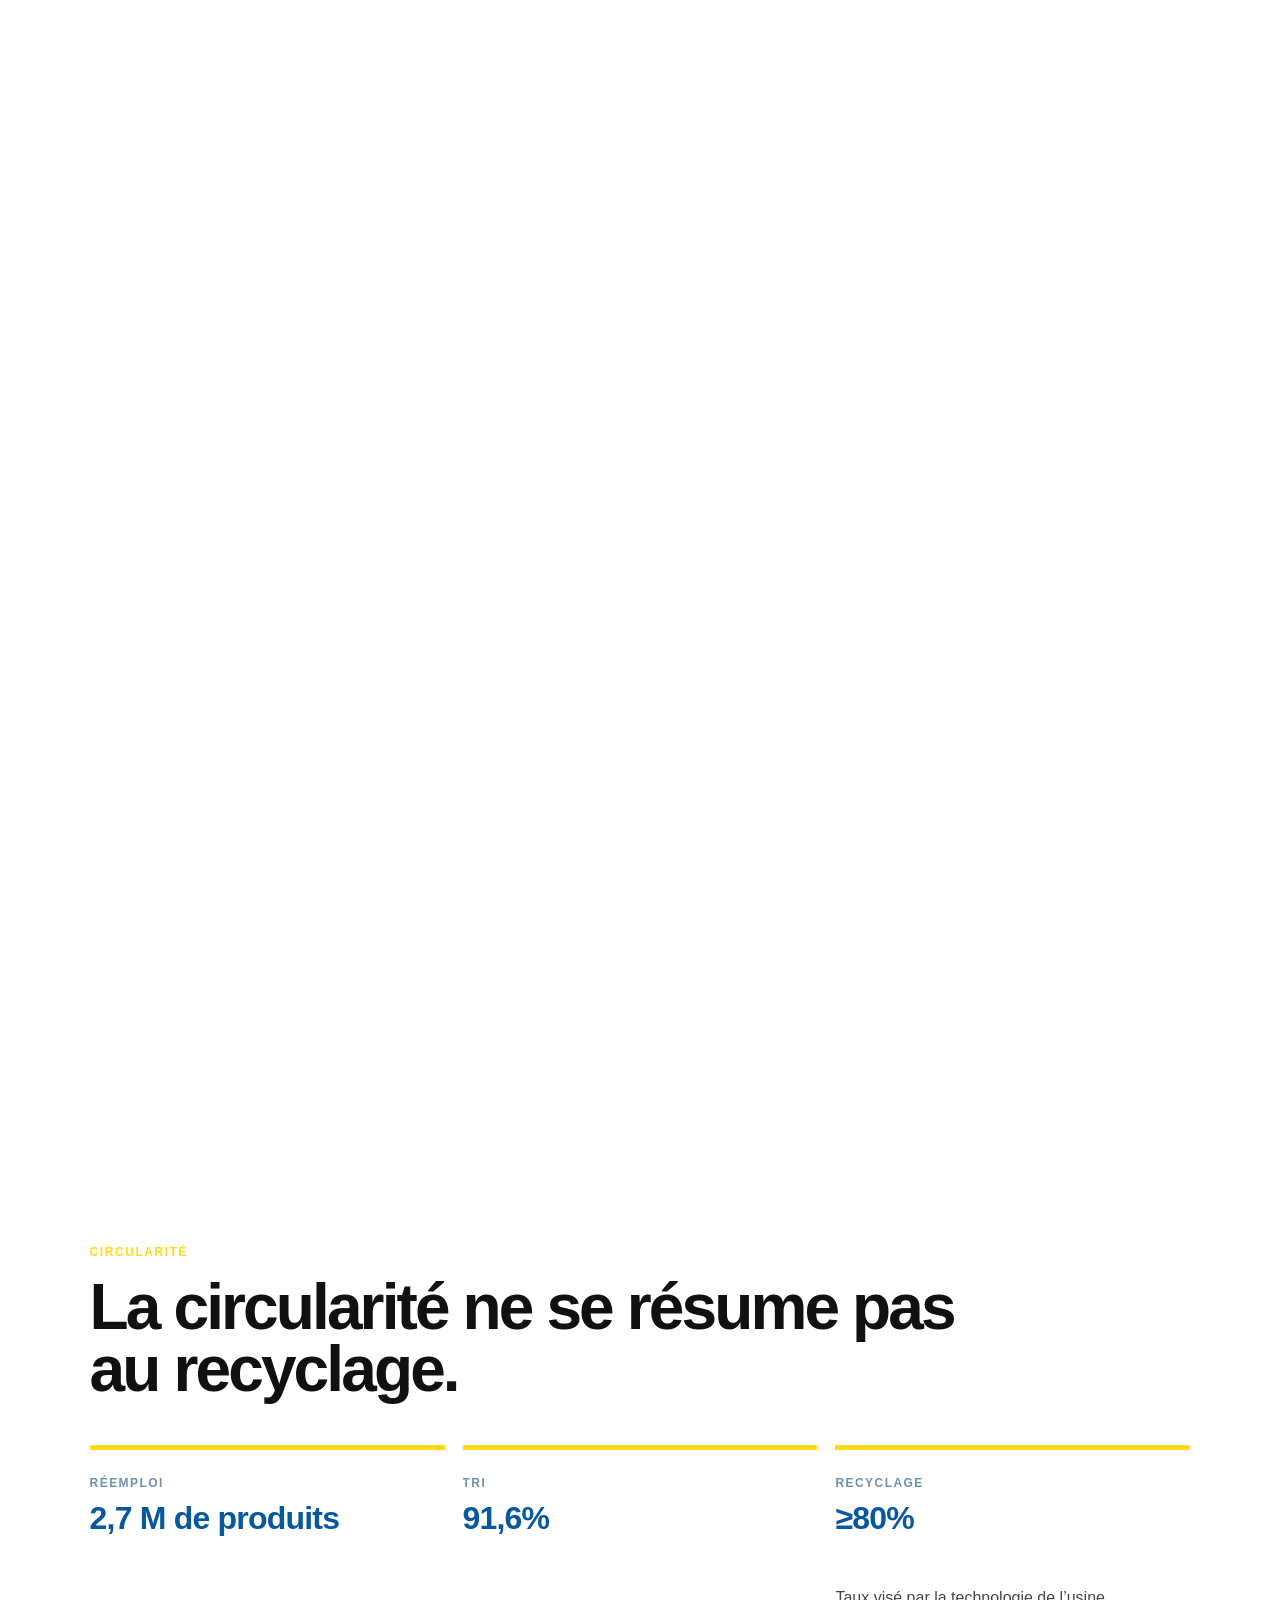
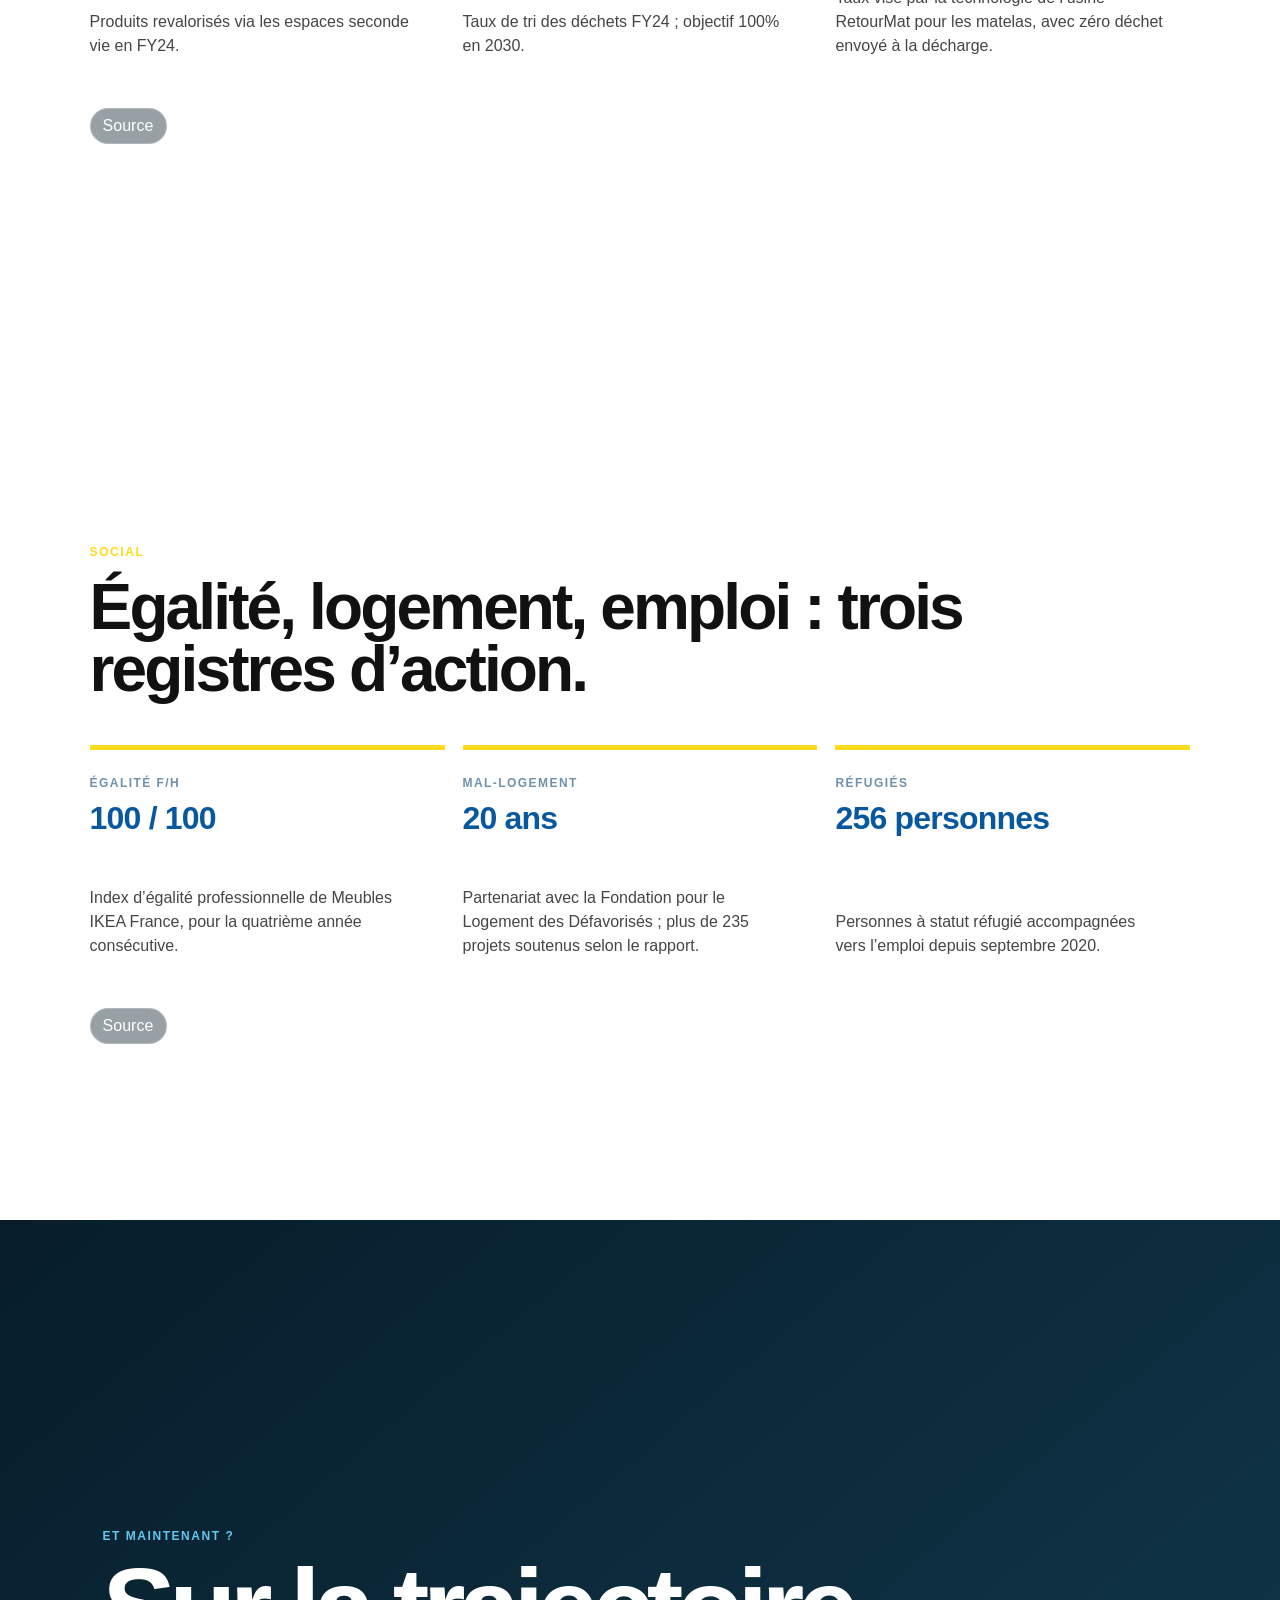
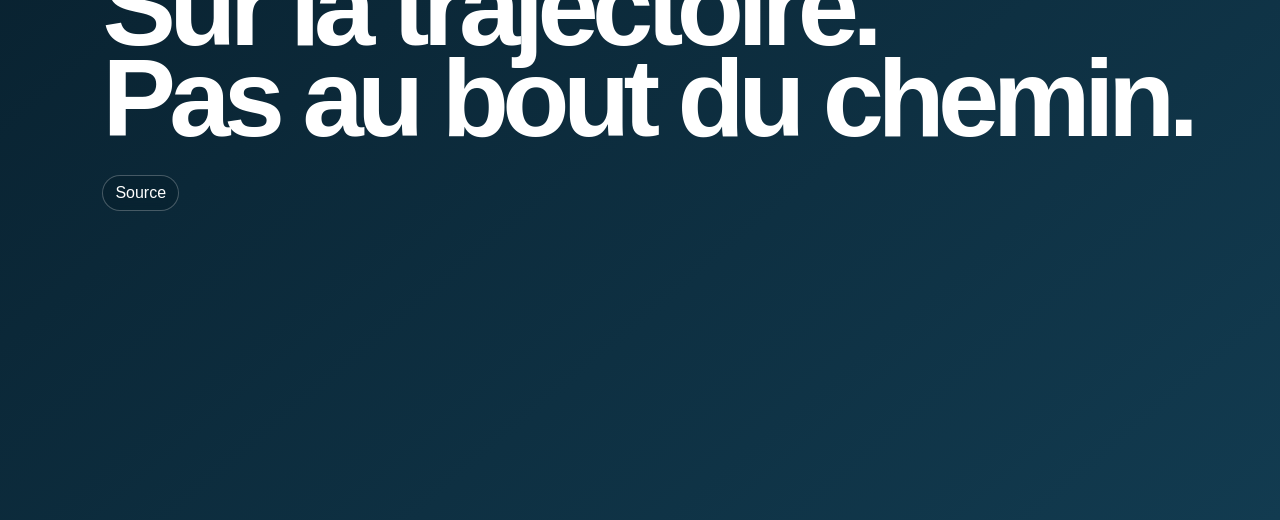
<file: stories/ikea-france-fy24-ai/index.html>
<!doctype html>
<html lang="fr">
<head>
  <meta charset="utf-8"><meta name="viewport" content="width=device-width,initial-scale=1,viewport-fit=cover">
  <meta name="theme-color" content="#0858a0"><title>IKEA France FY24 | StoryScro</title>
  <link rel="stylesheet" href="../../v3/style.css"><link rel="stylesheet" href="../../v3/refine.css">
</head>
<body>
<div class="reading-progress" aria-hidden="true"><span id="readingProgress"></span></div>
<header class="story-header" id="storyHeader"><a class="brand" href="#story-top" aria-label="StoryScro"><span class="brand-mark"></span><span>StoryScro</span></a><nav class="chapter-nav" id="chapterNav" aria-label="Chapitres"></nav><div class="header-actions"><a class="source-pdf-link" id="sourcePdfLink" href="#" target="_blank" rel="noopener noreferrer" hidden>PDF original</a><button class="source-trigger" id="allSourcesBtn" type="button">Sources</button></div></header>
<aside class="micro-nav" id="microNav" aria-label="Navigation dans le récit"><div class="micro-track" id="microTrack"></div></aside>
<main id="story-top" tabindex="-1"><div class="loading" id="loading"><span></span><p>Construction du récit…</p></div><div id="storyRoot"></div></main>
<aside class="source-drawer" id="sourceDrawer" aria-hidden="true"><button class="drawer-close" id="sourceClose" type="button">Fermer</button><p class="drawer-kicker">Provenance</p><h2 id="sourceTitle">Sources</h2><div id="sourceBody"></div></aside>
<script>window.STORYSCRO_GRAMMAR_URL='../../engine/narrative-grammar.json';</script><script src="../../v3/app.js"></script><script src="../../v3/refine.js"></script>
</body></html>
</file>
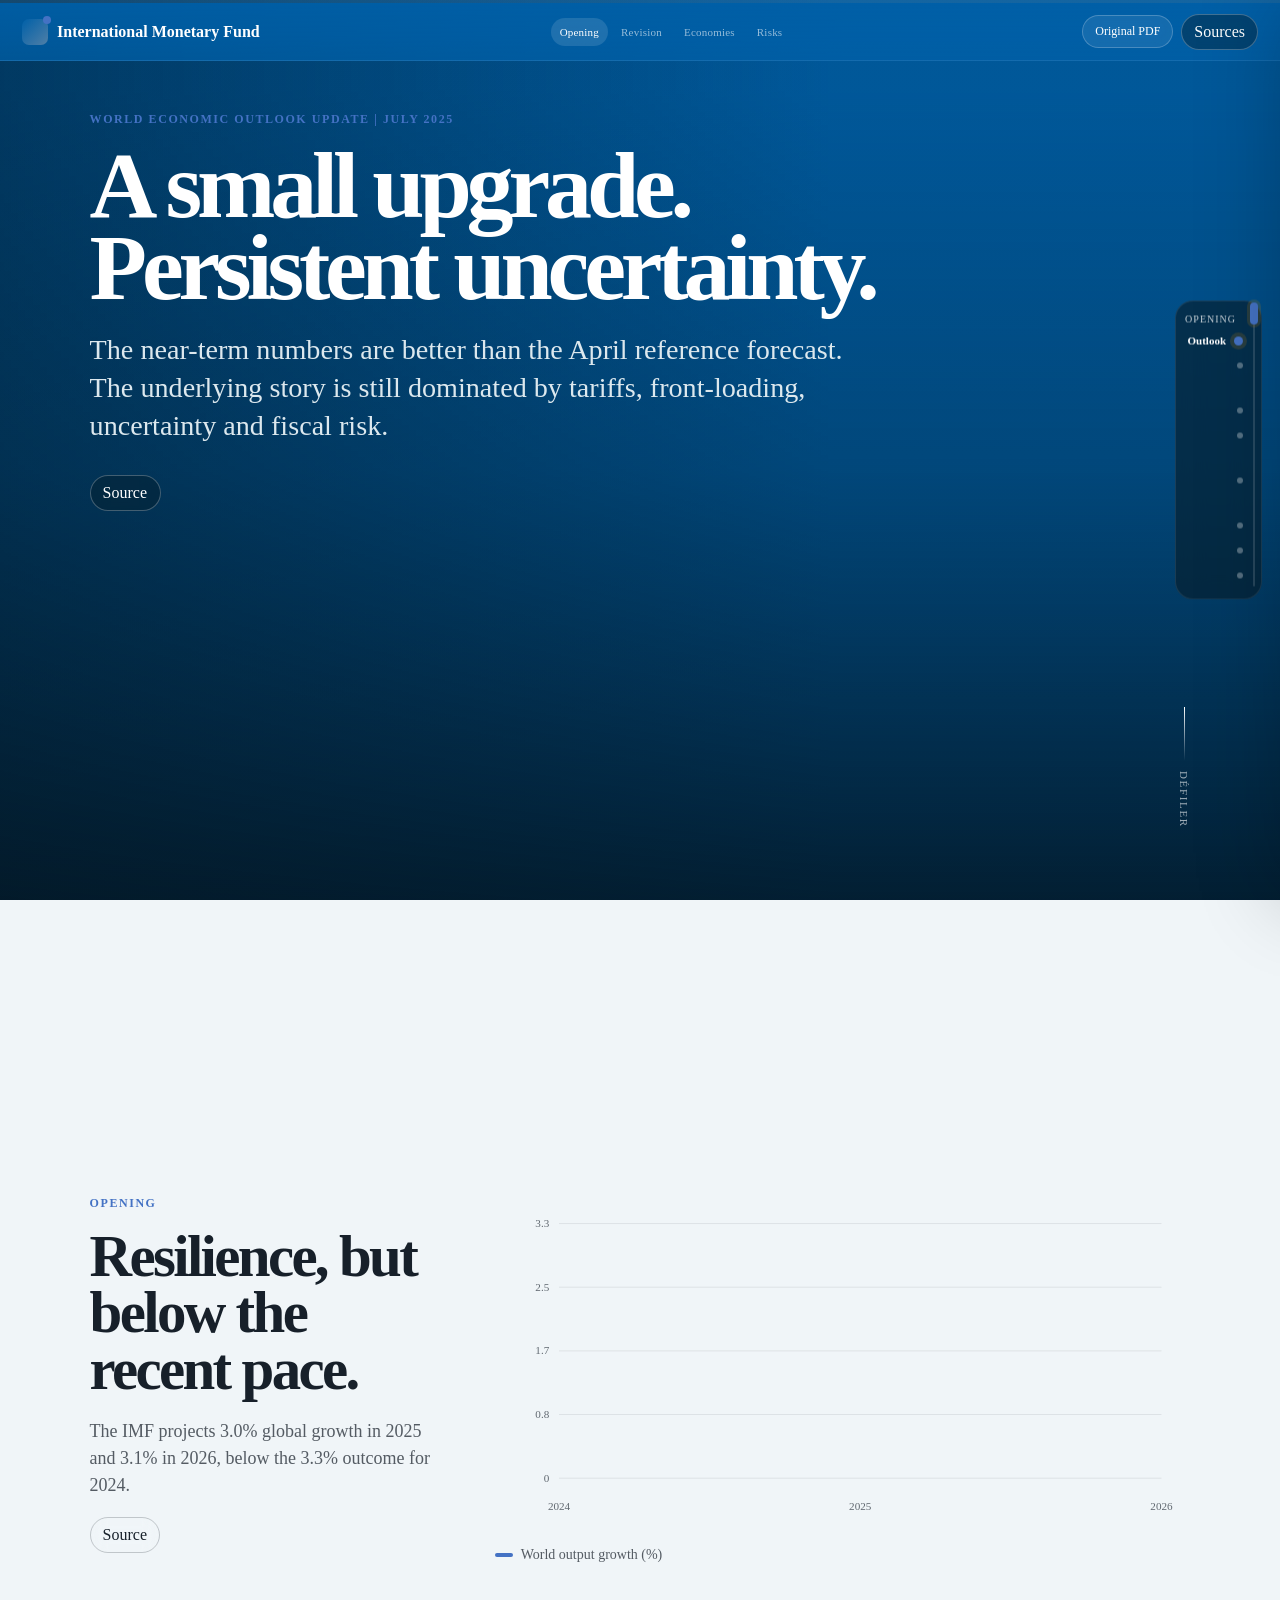
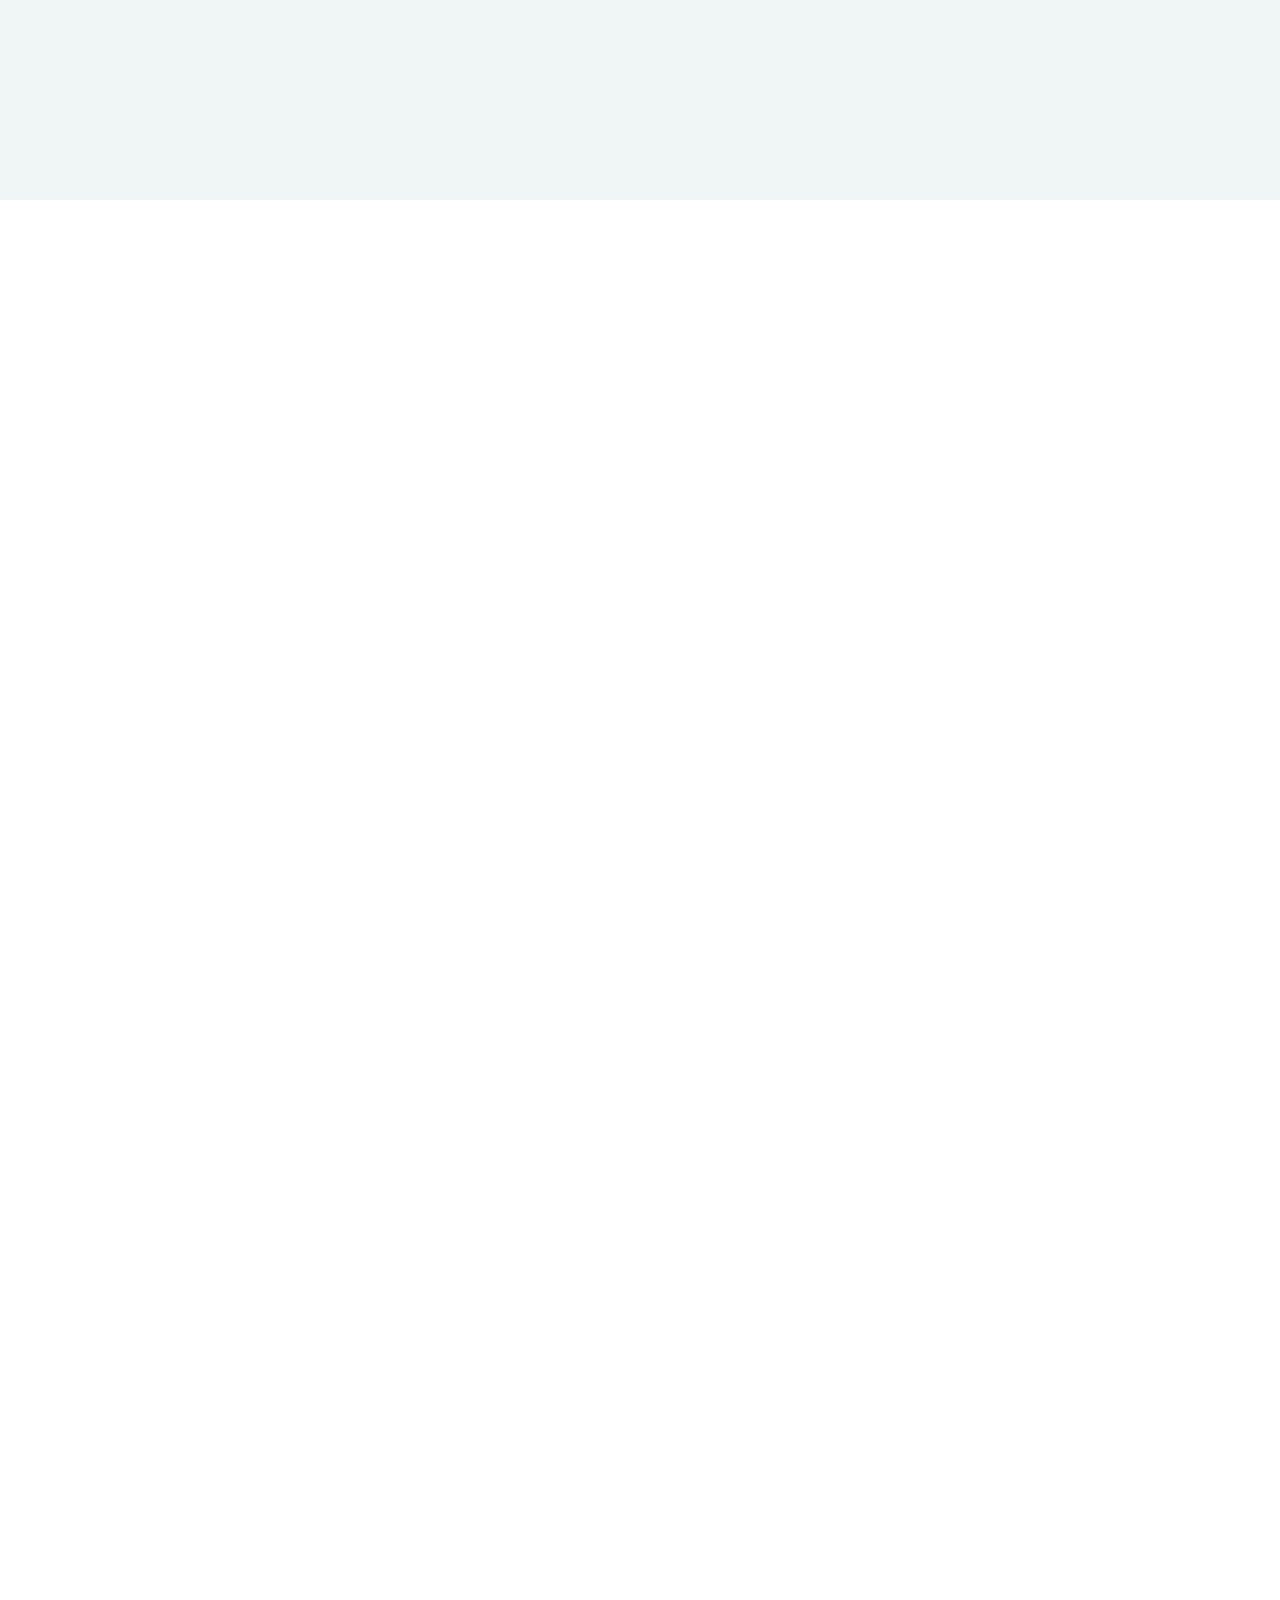
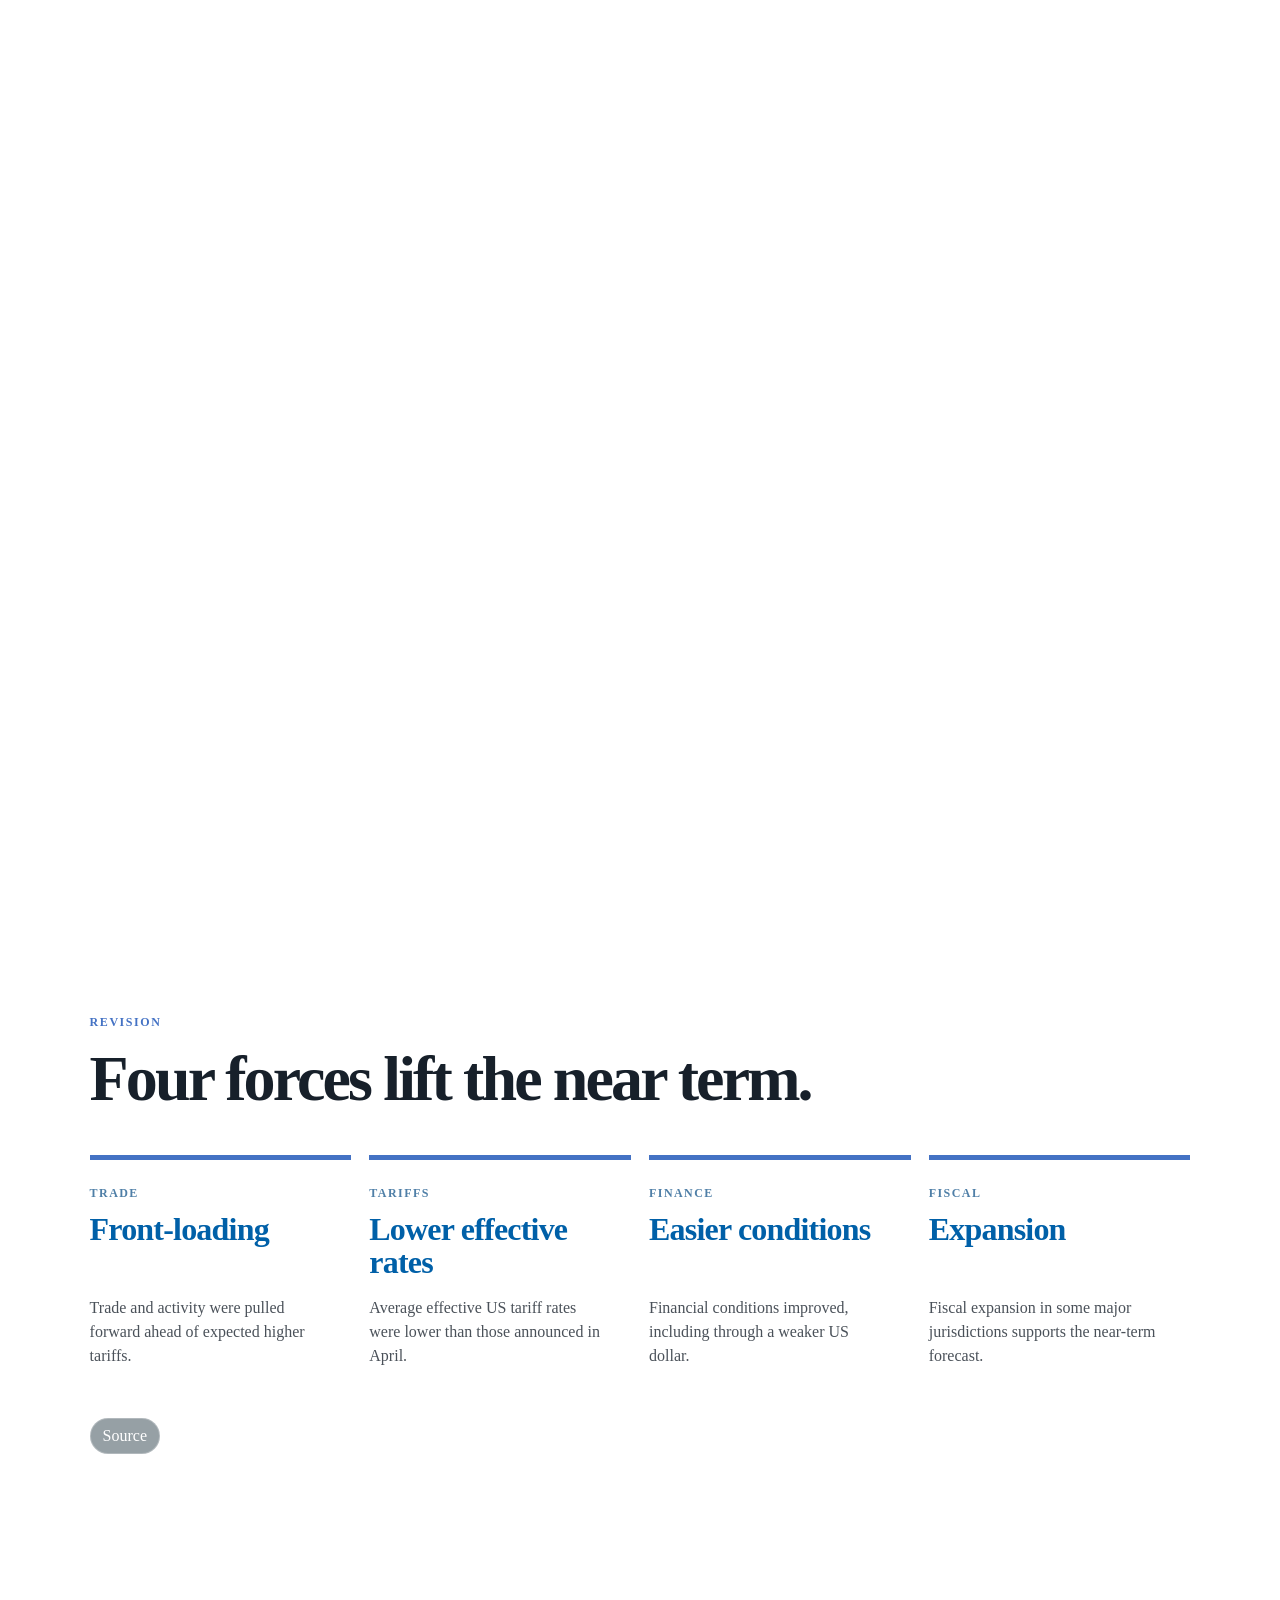
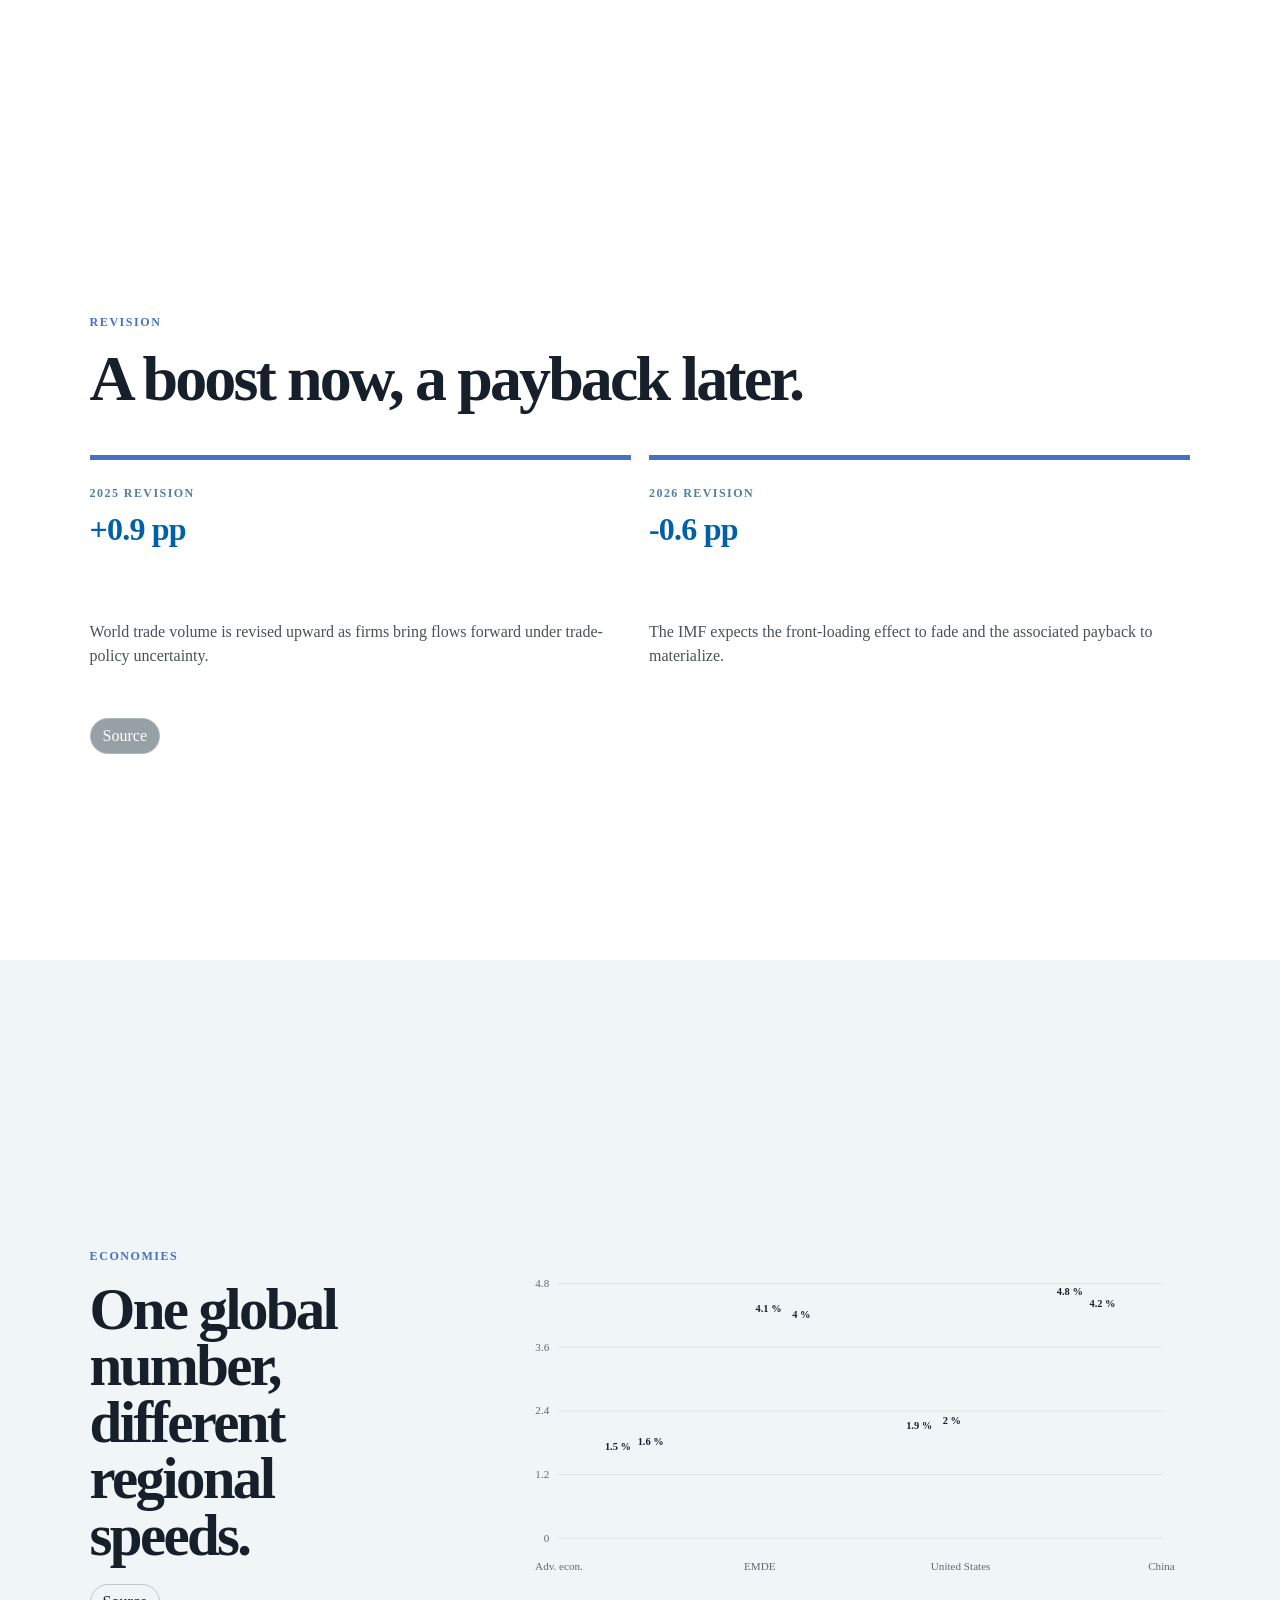
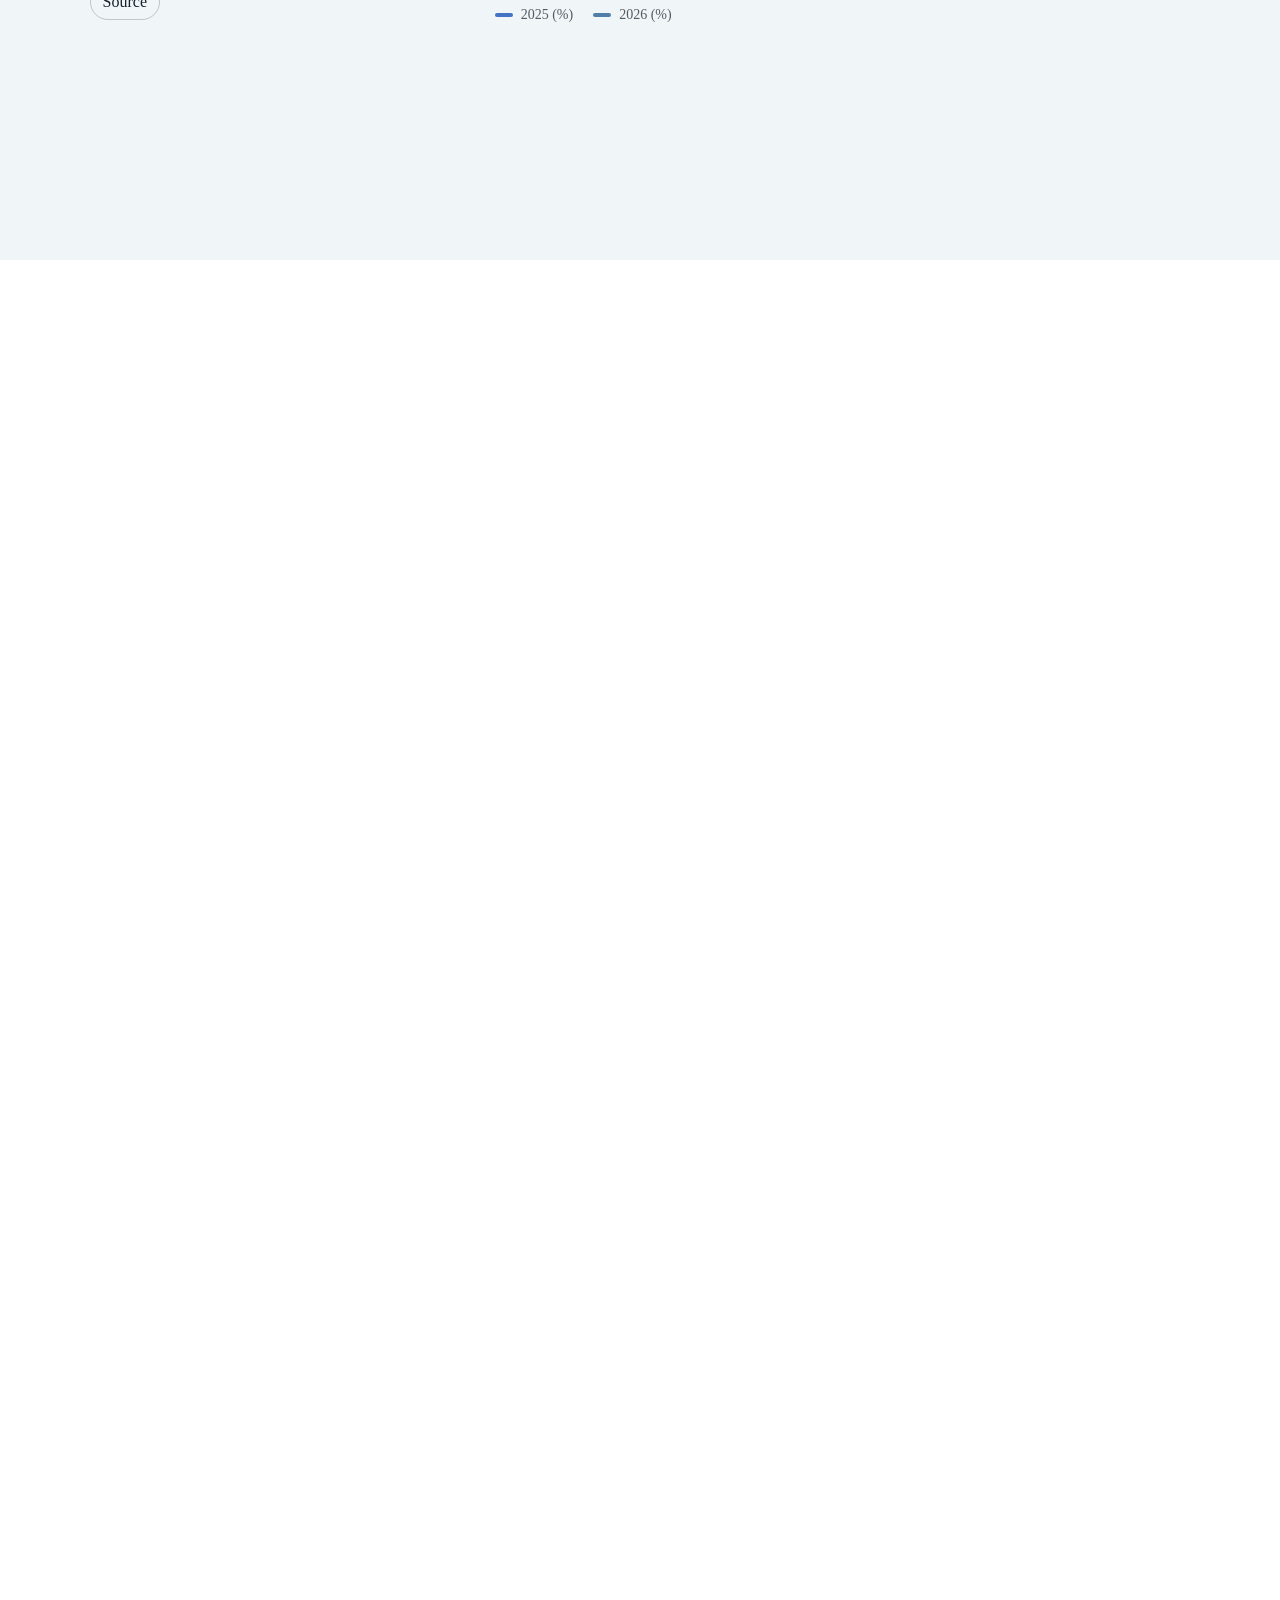
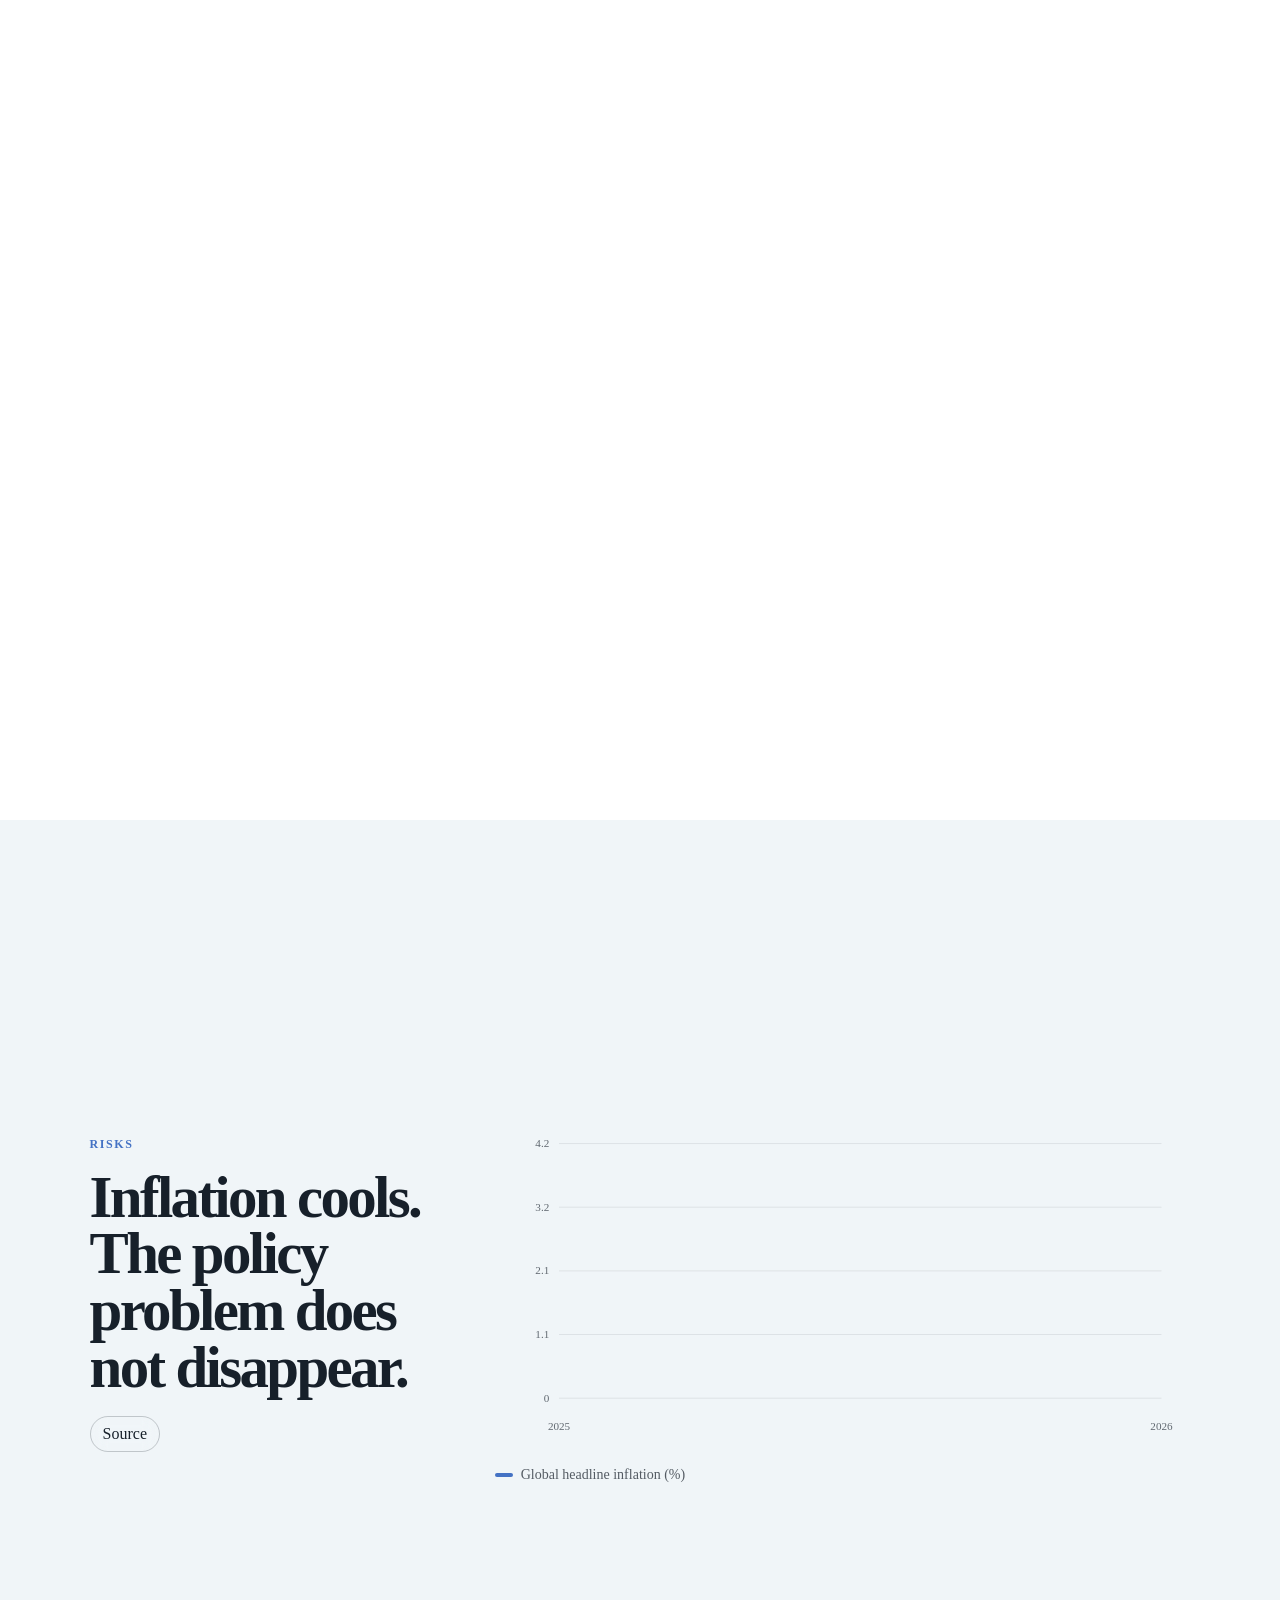
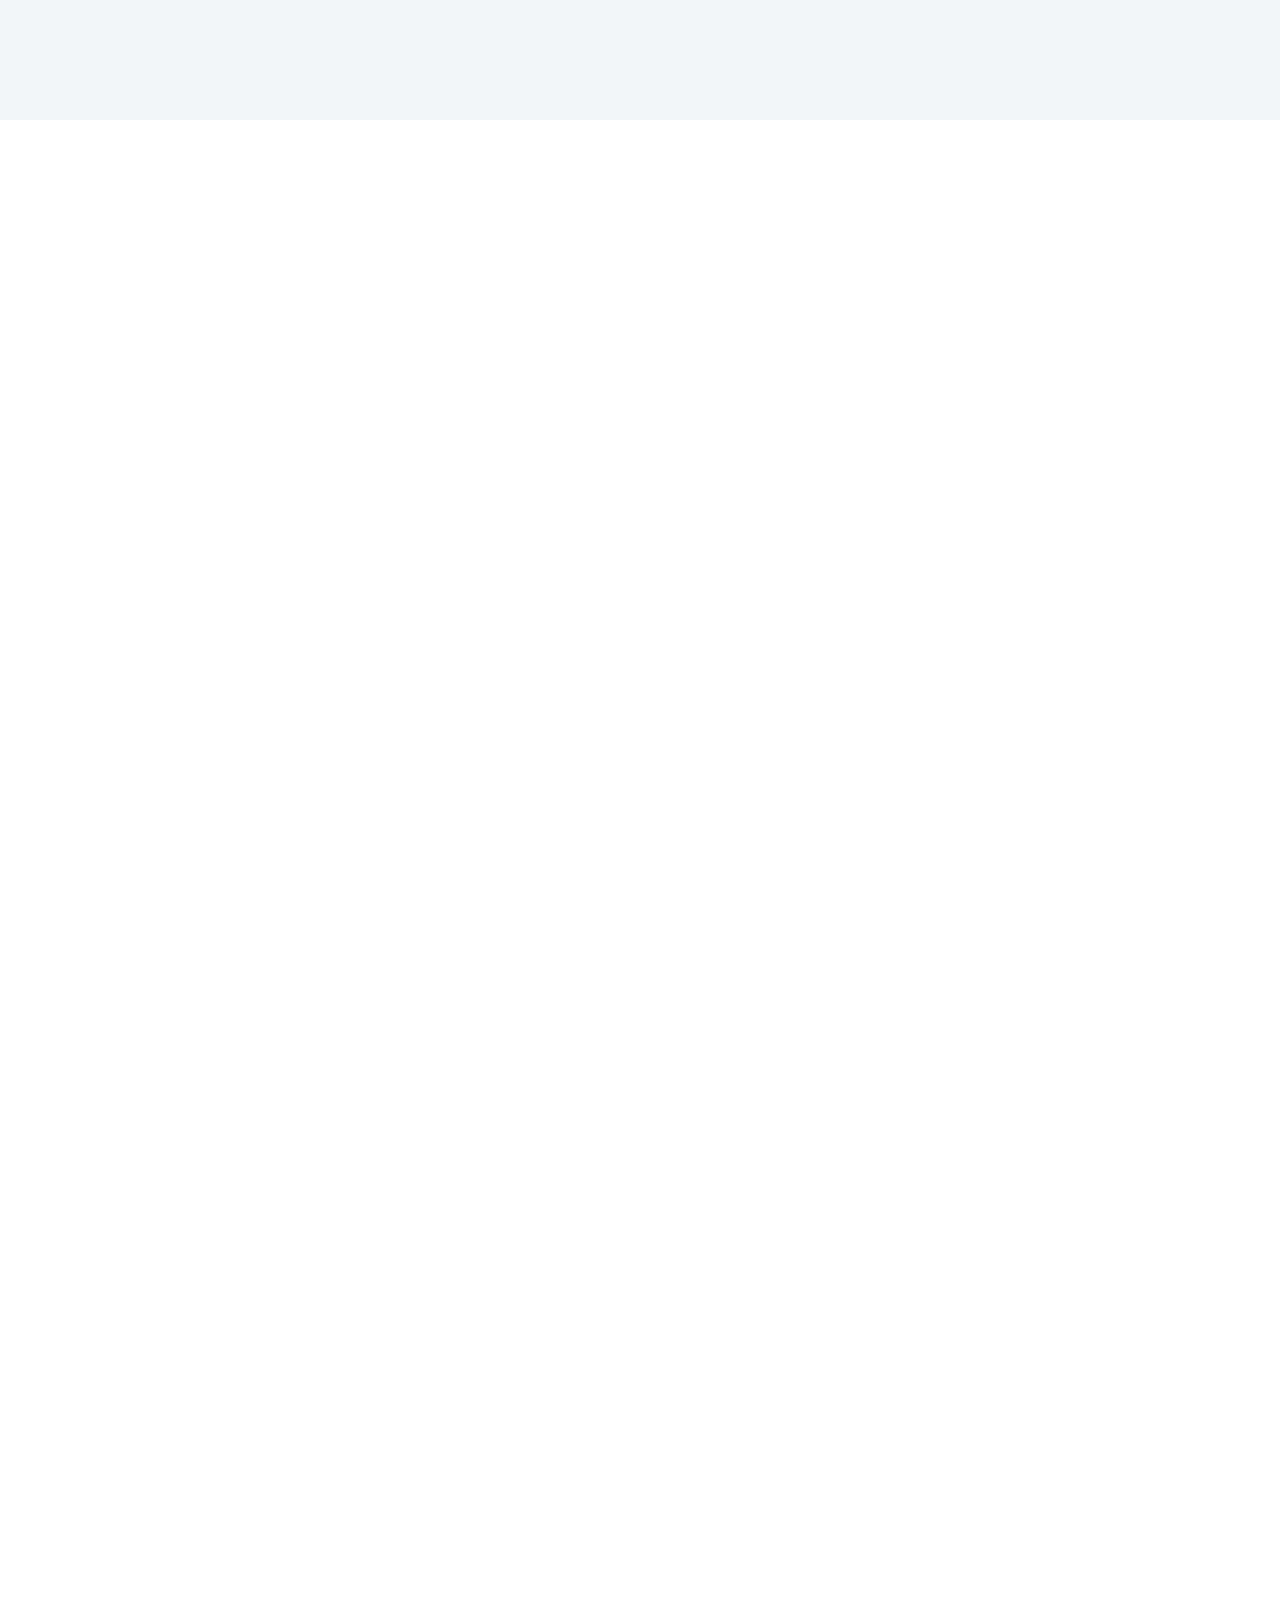
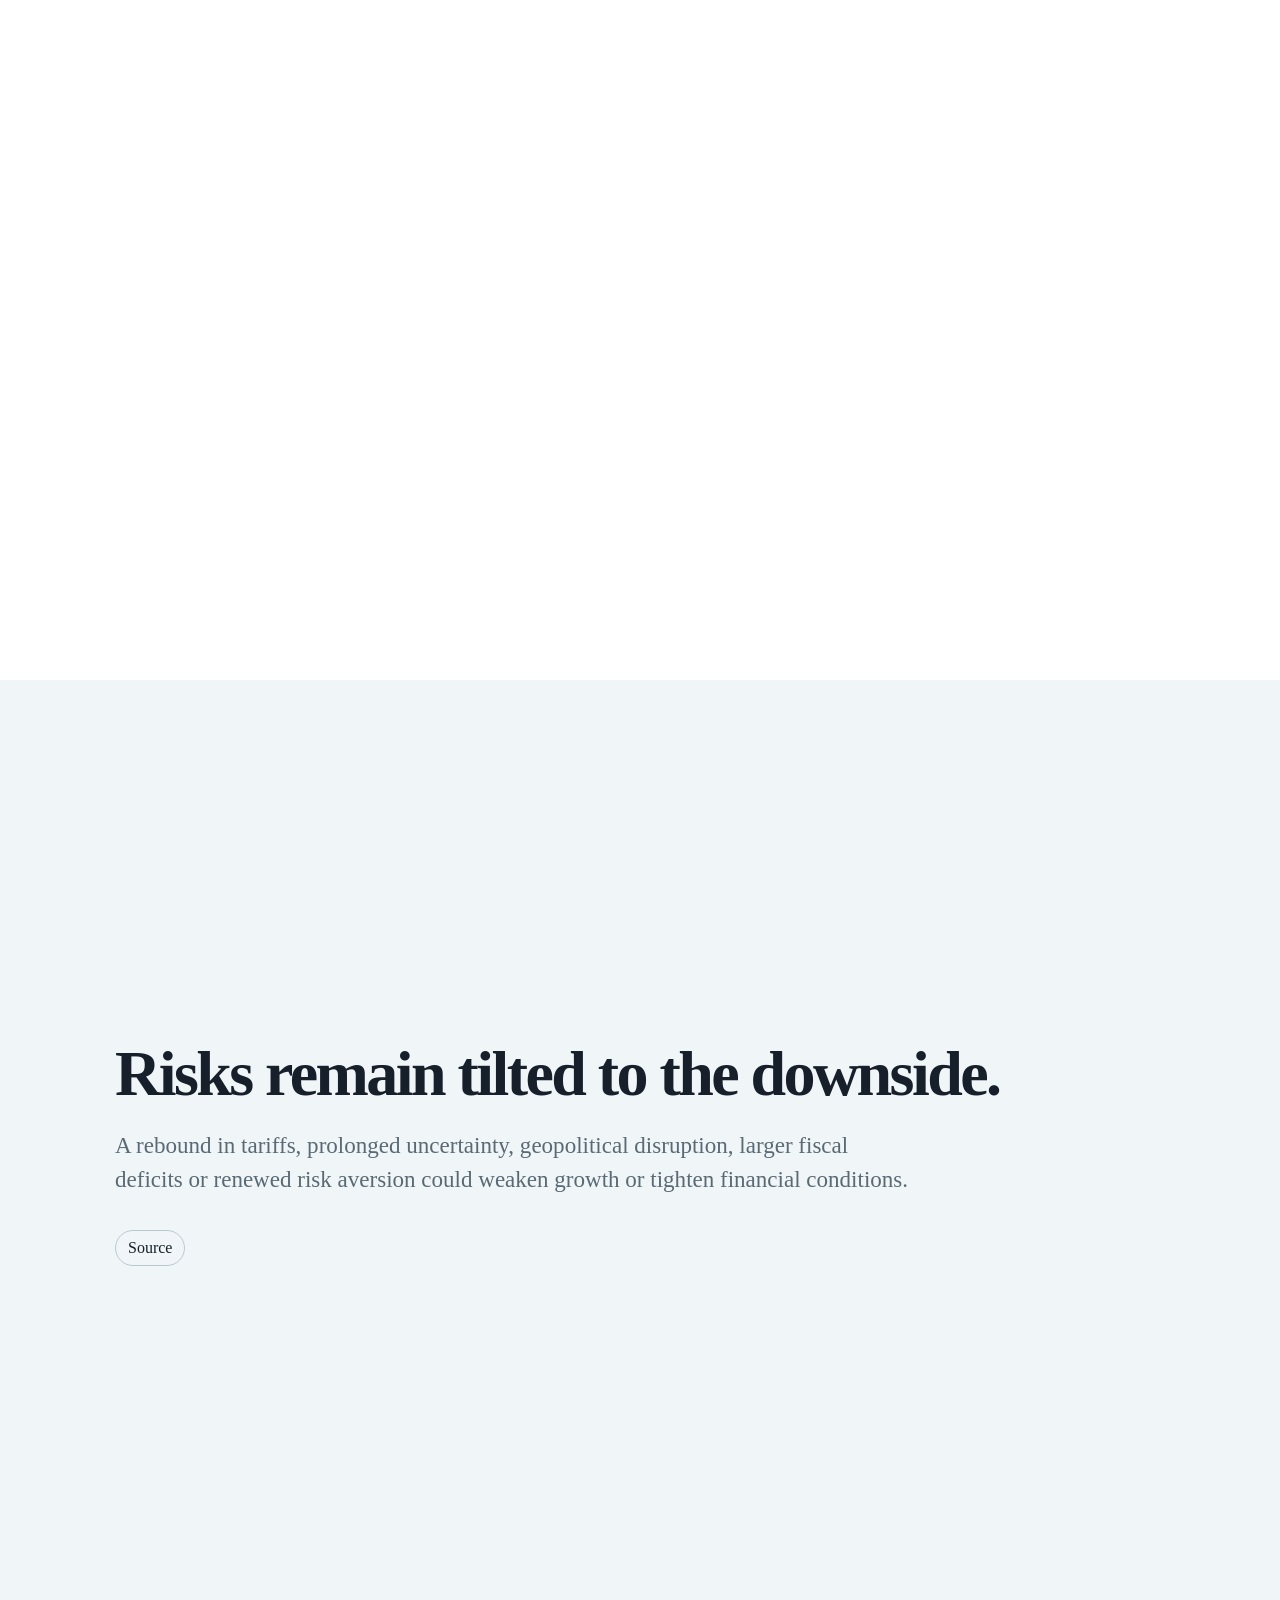
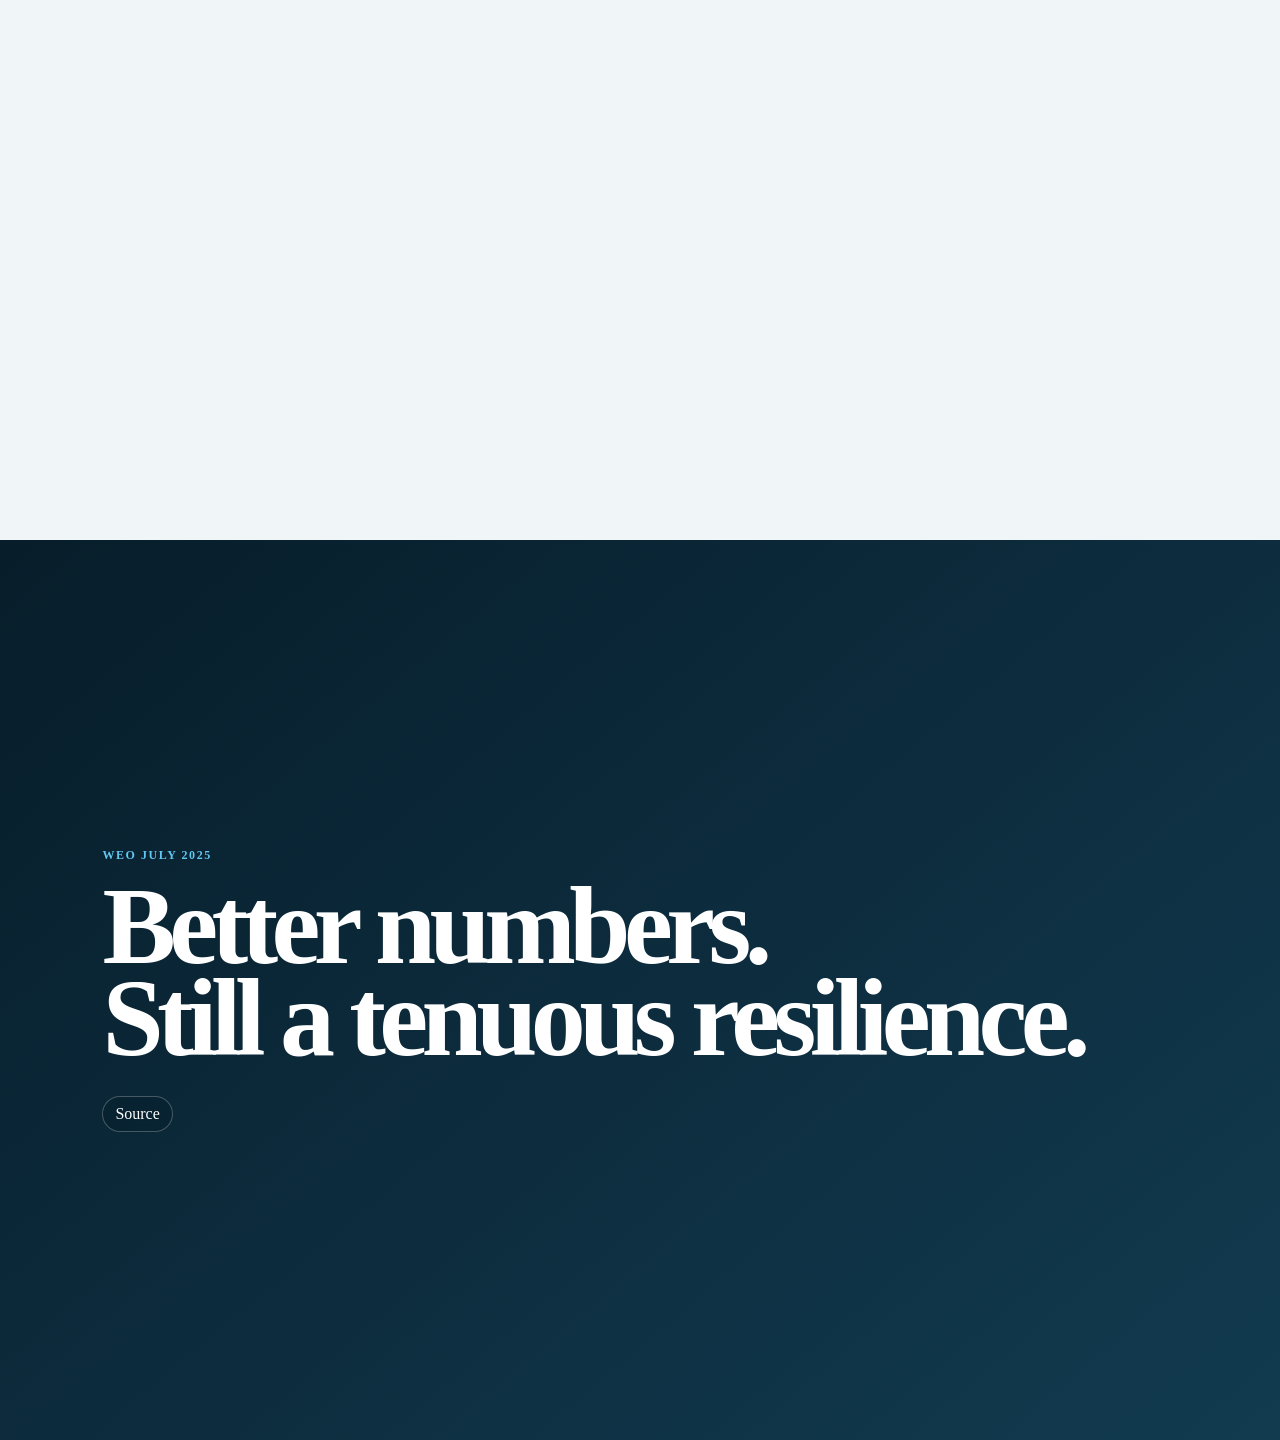
<file: stories/imf-weo-2025-ai/index.html>
<!doctype html>
<html lang="en">
<head>
  <meta charset="utf-8">
  <meta name="viewport" content="width=device-width,initial-scale=1,viewport-fit=cover">
  <meta name="theme-color" content="#071d2a">
  <title>IMF WEO July 2025 | StoryScro</title>
  <link rel="stylesheet" href="../../v3/style.css">
  <link rel="stylesheet" href="../../v3/refine.css">
</head>
<body>
  <div class="reading-progress" aria-hidden="true"><span id="readingProgress"></span></div>
  <header class="story-header" id="storyHeader">
    <a class="brand" href="#story-top" aria-label="StoryScro"><span class="brand-mark"></span><span>StoryScro</span></a>
    <nav class="chapter-nav" id="chapterNav" aria-label="Chapters"></nav>
    <div class="header-actions"><a class="source-pdf-link" id="sourcePdfLink" href="#" target="_blank" rel="noopener noreferrer" hidden>Original PDF</a><button class="source-trigger" id="allSourcesBtn" type="button">Sources</button></div>
  </header>
  <aside class="micro-nav" id="microNav" aria-label="Story navigation"><div class="micro-track" id="microTrack"></div></aside>
  <main id="story-top" tabindex="-1">
    <div class="loading" id="loading"><span></span><p>Building the story…</p></div>
    <div id="storyRoot"></div>
  </main>
  <aside class="source-drawer" id="sourceDrawer" aria-hidden="true">
    <button class="drawer-close" id="sourceClose" type="button">Close</button>
    <p class="drawer-kicker">Provenance</p><h2 id="sourceTitle">Sources</h2><div id="sourceBody"></div>
  </aside>
  <script>window.STORYSCRO_GRAMMAR_URL='../../engine/narrative-grammar.json';</script>
  <script src="../../v3/app.js"></script>
  <script src="../../v3/refine.js"></script>
</body>
</html>
</file>
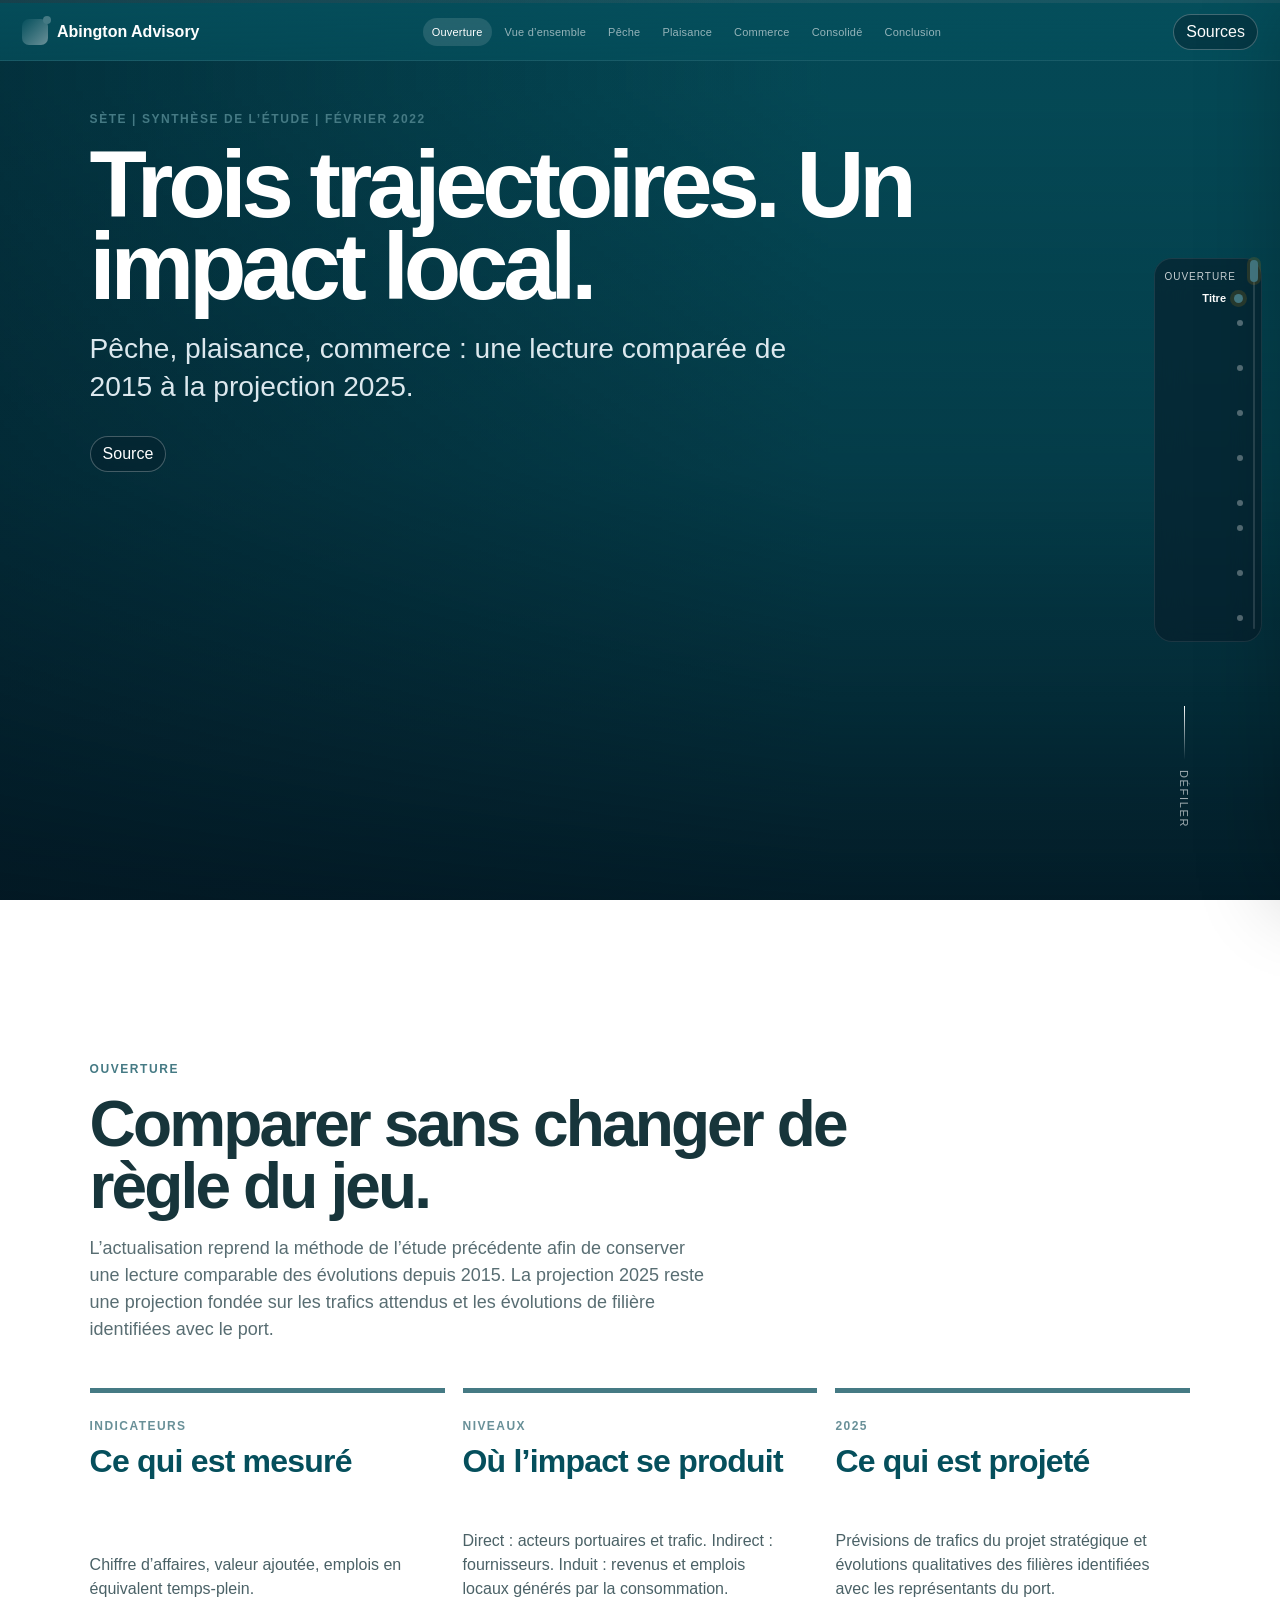
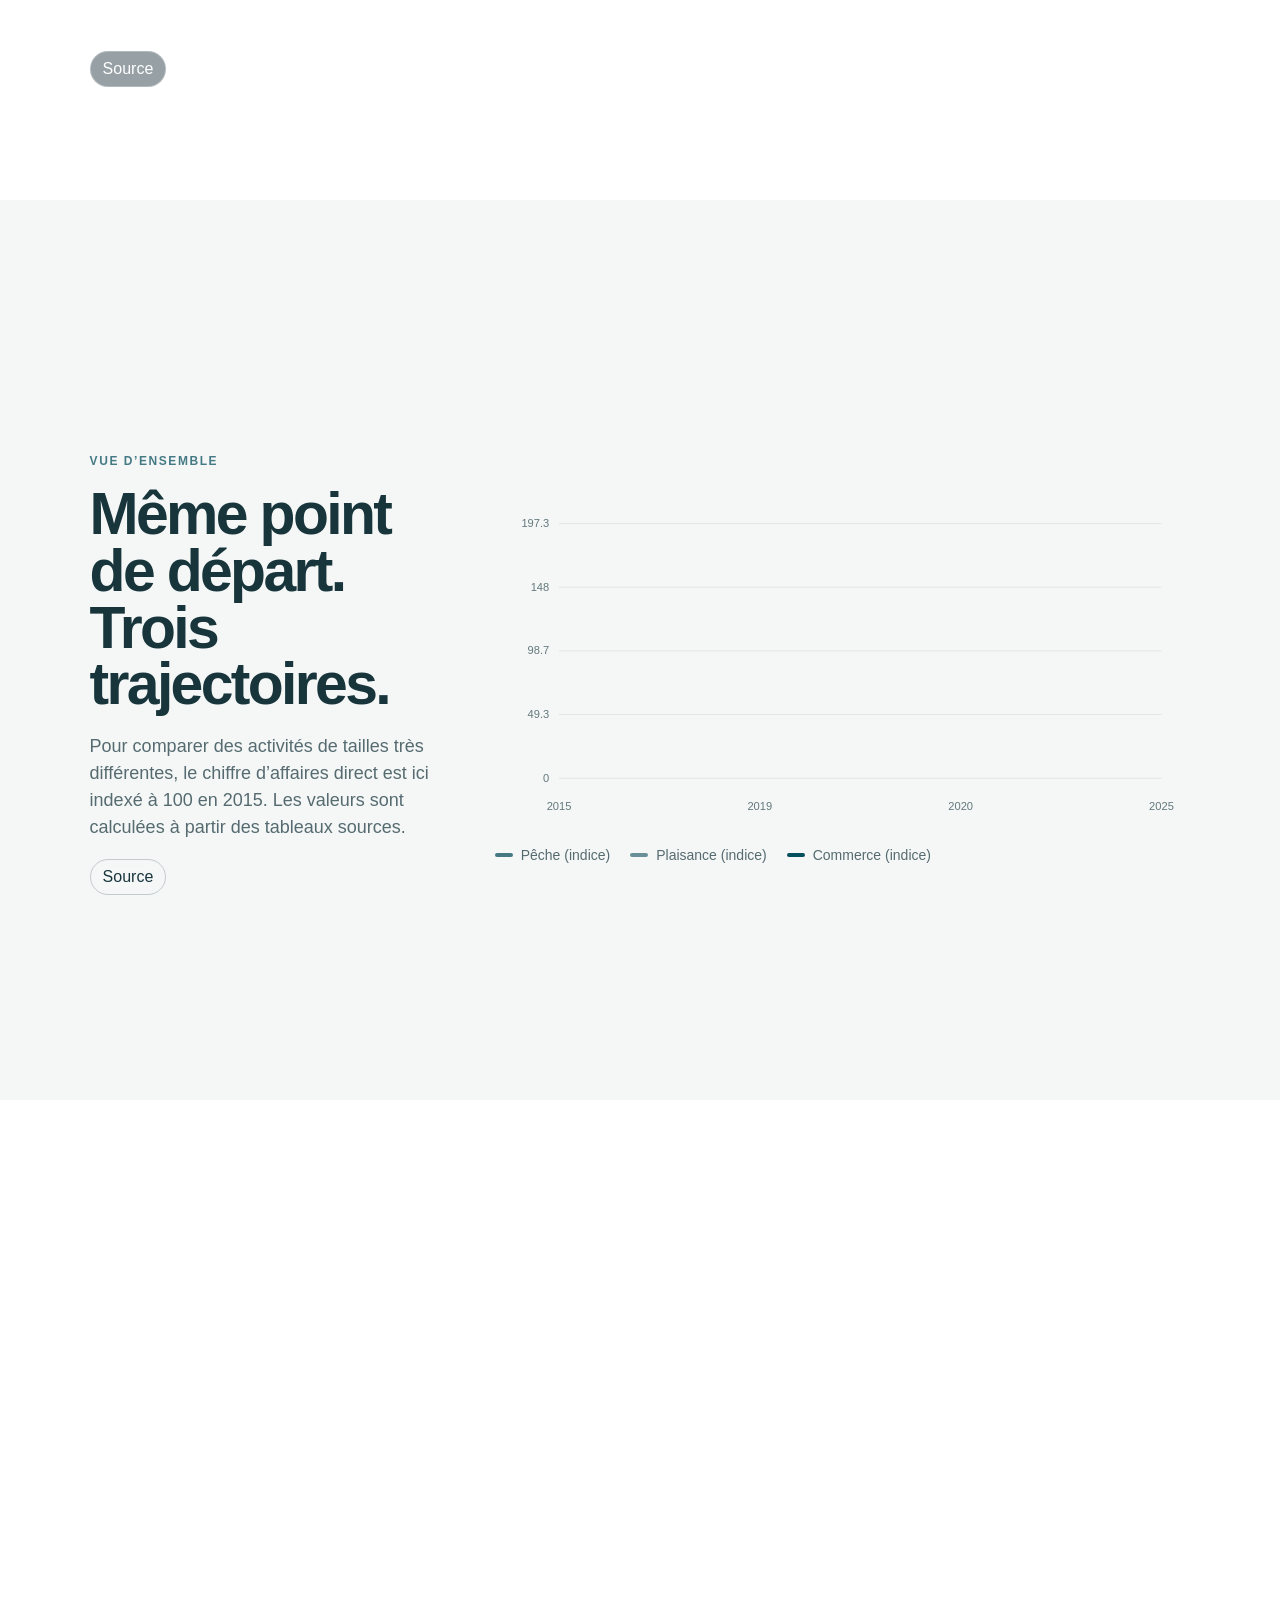
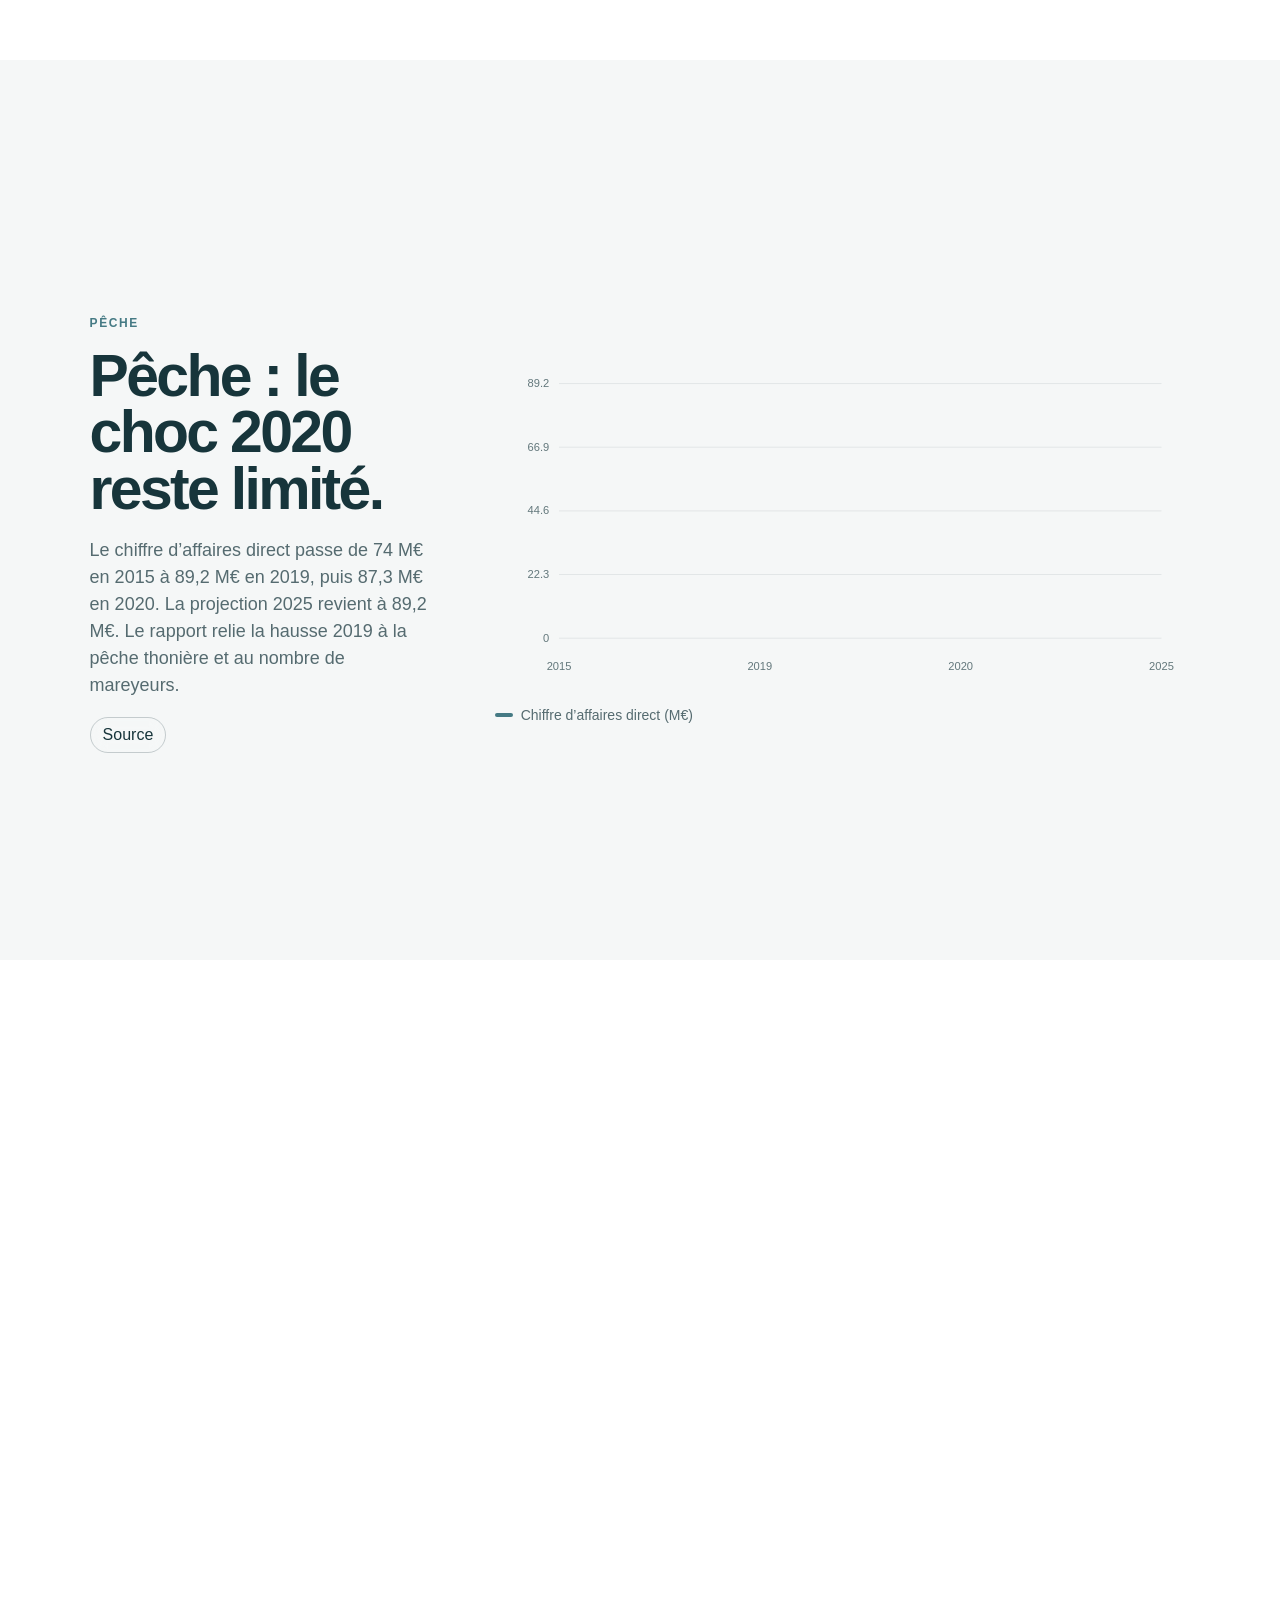
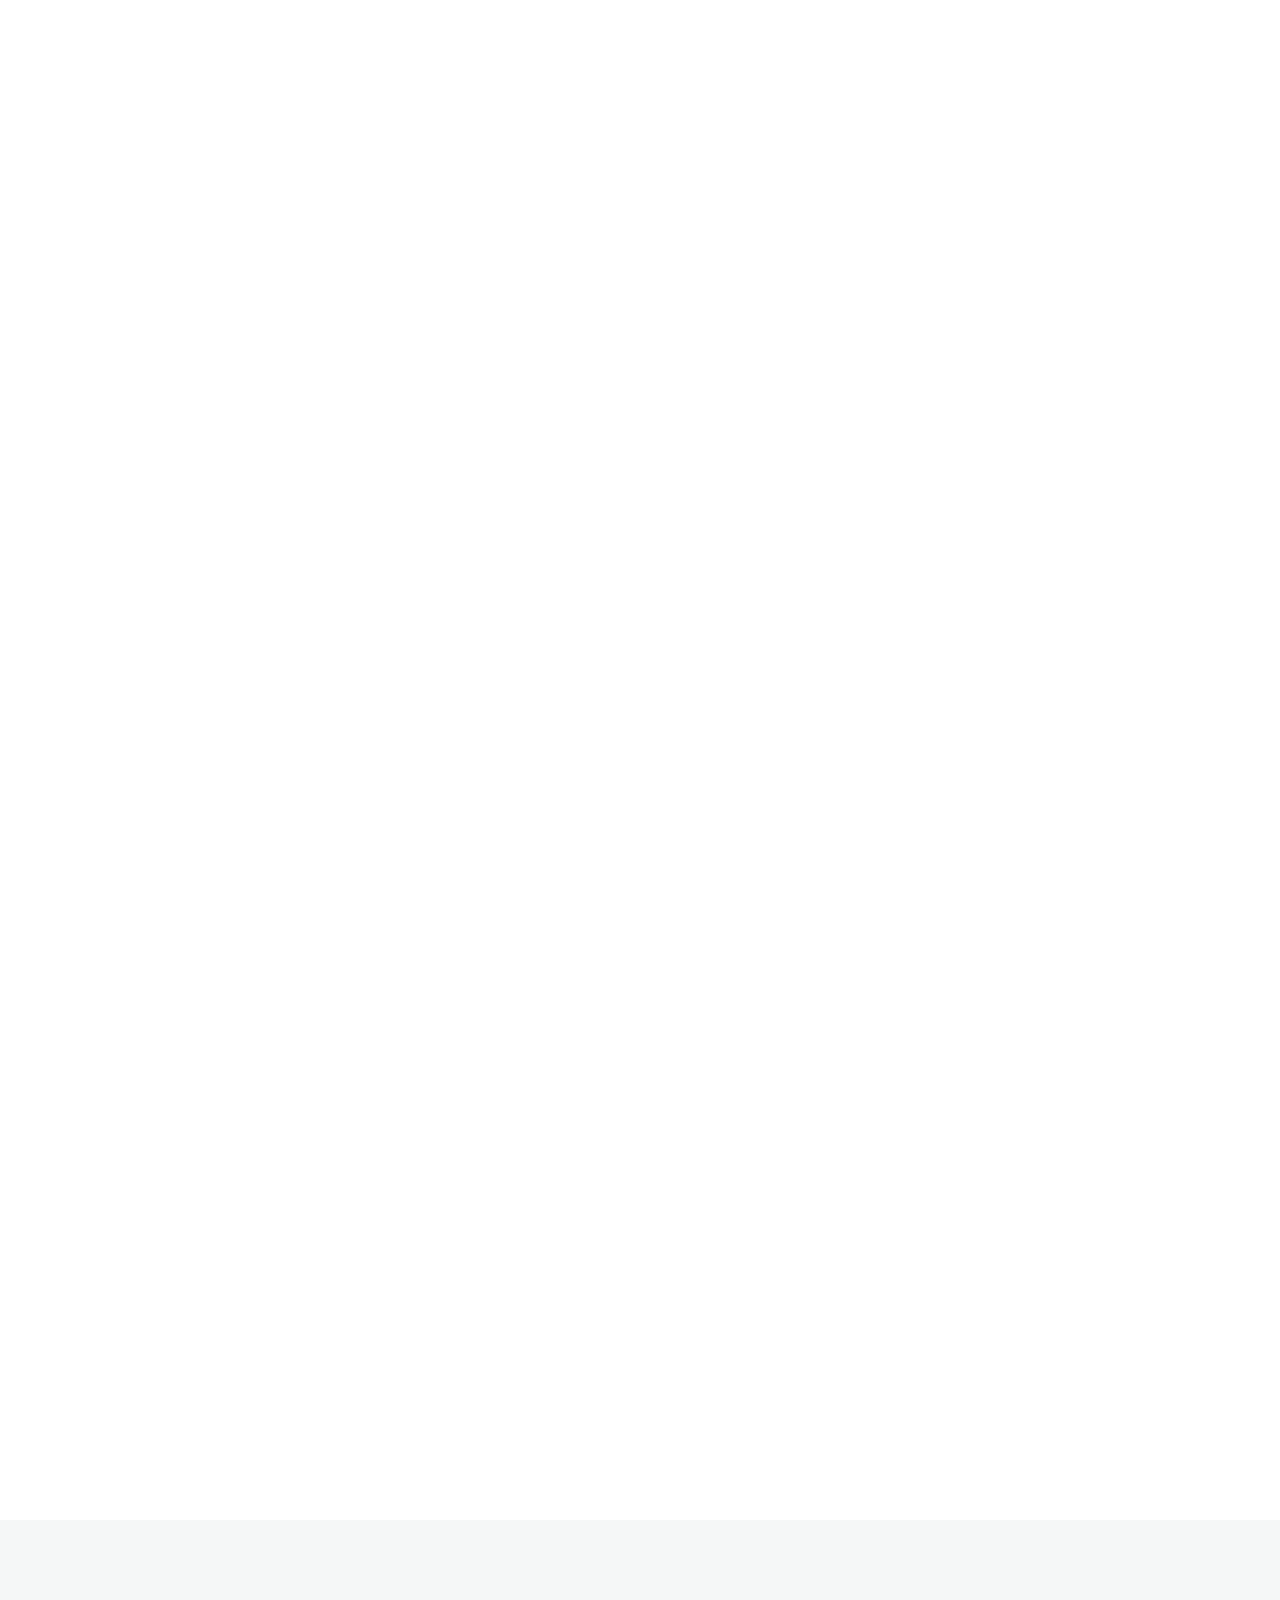
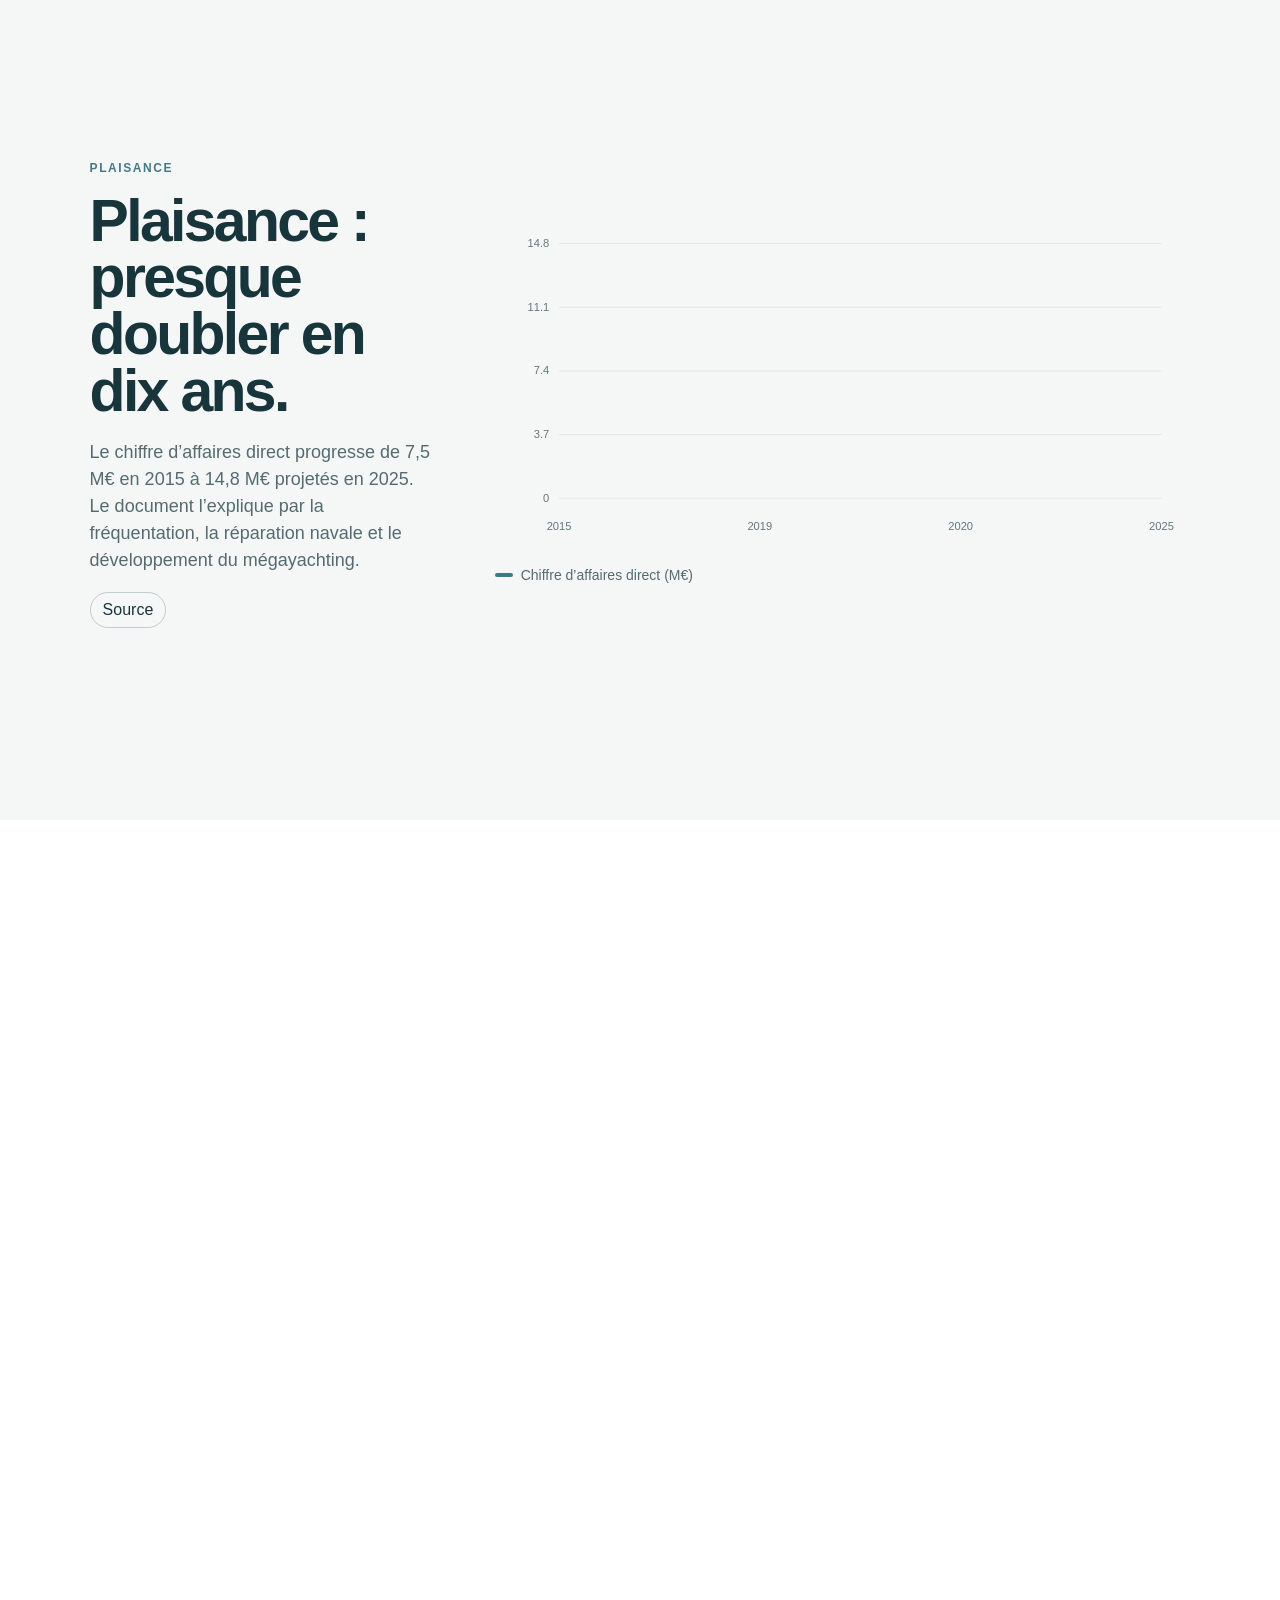
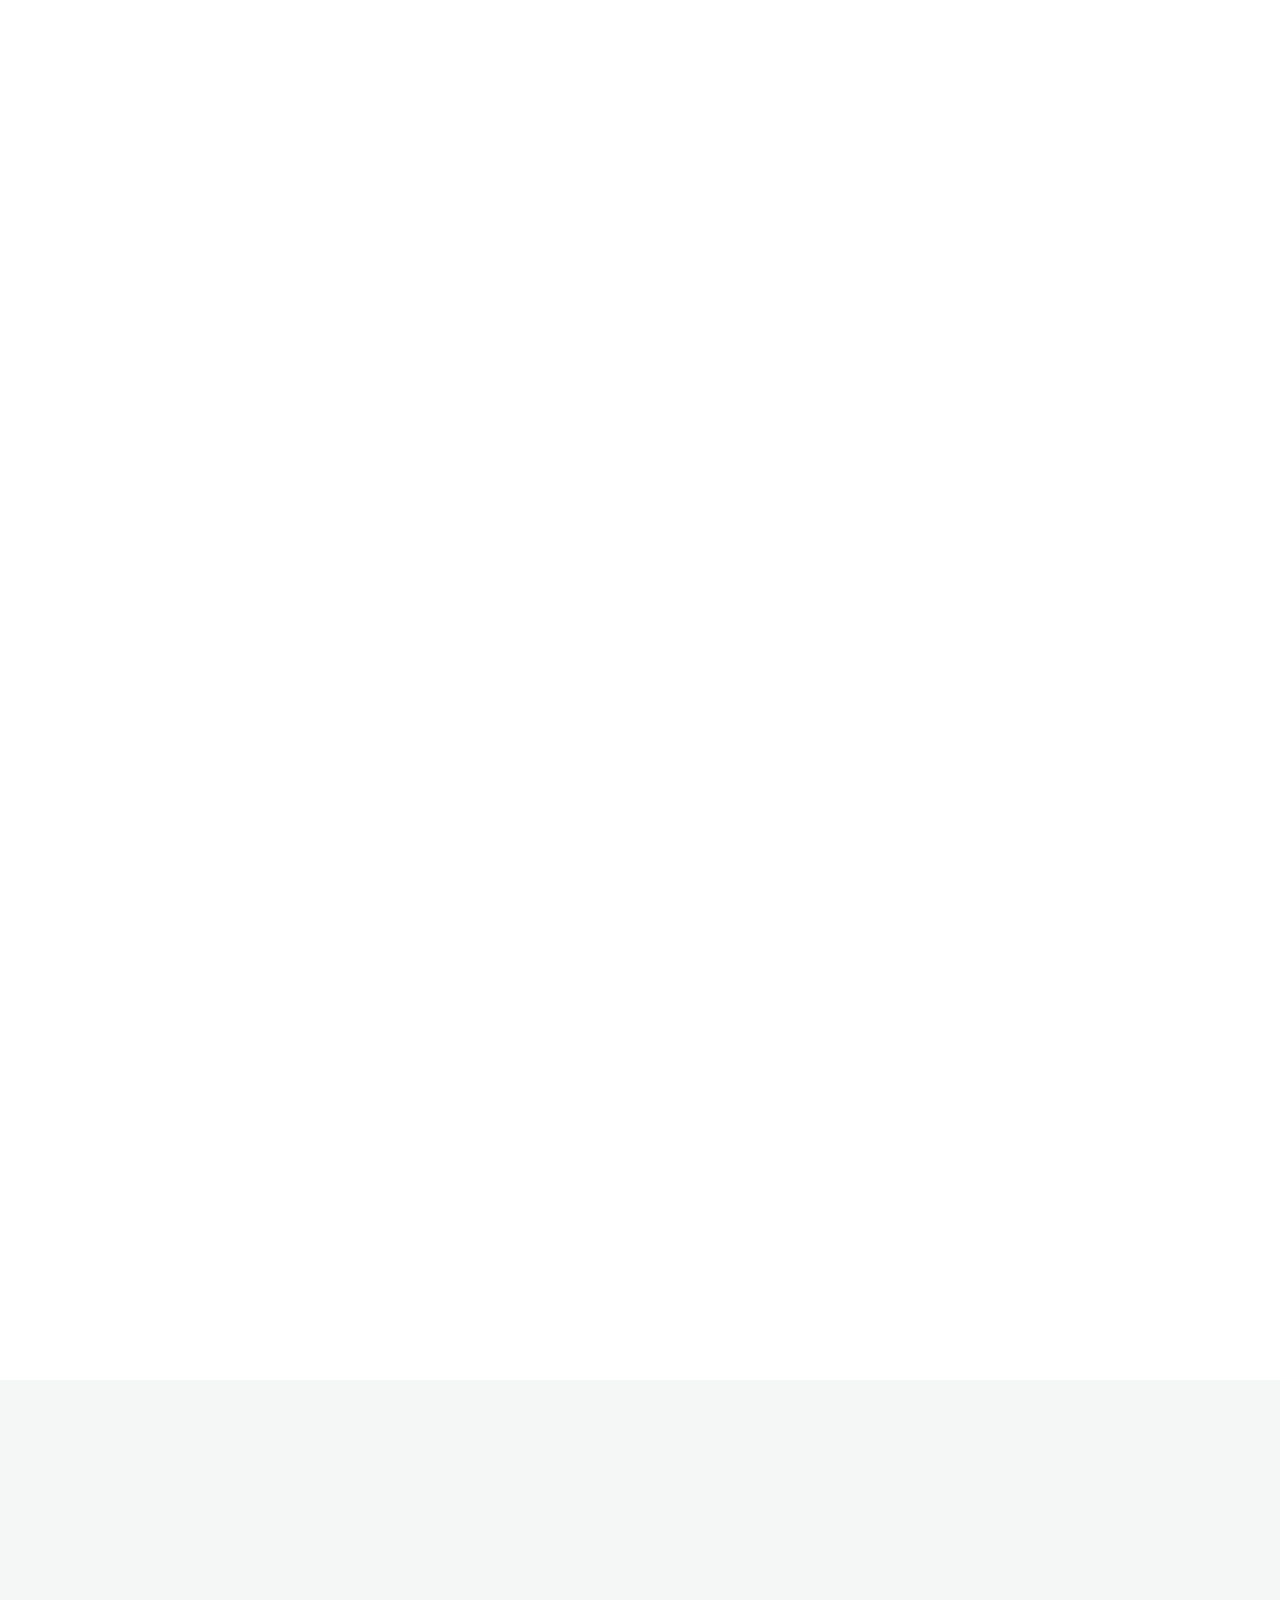
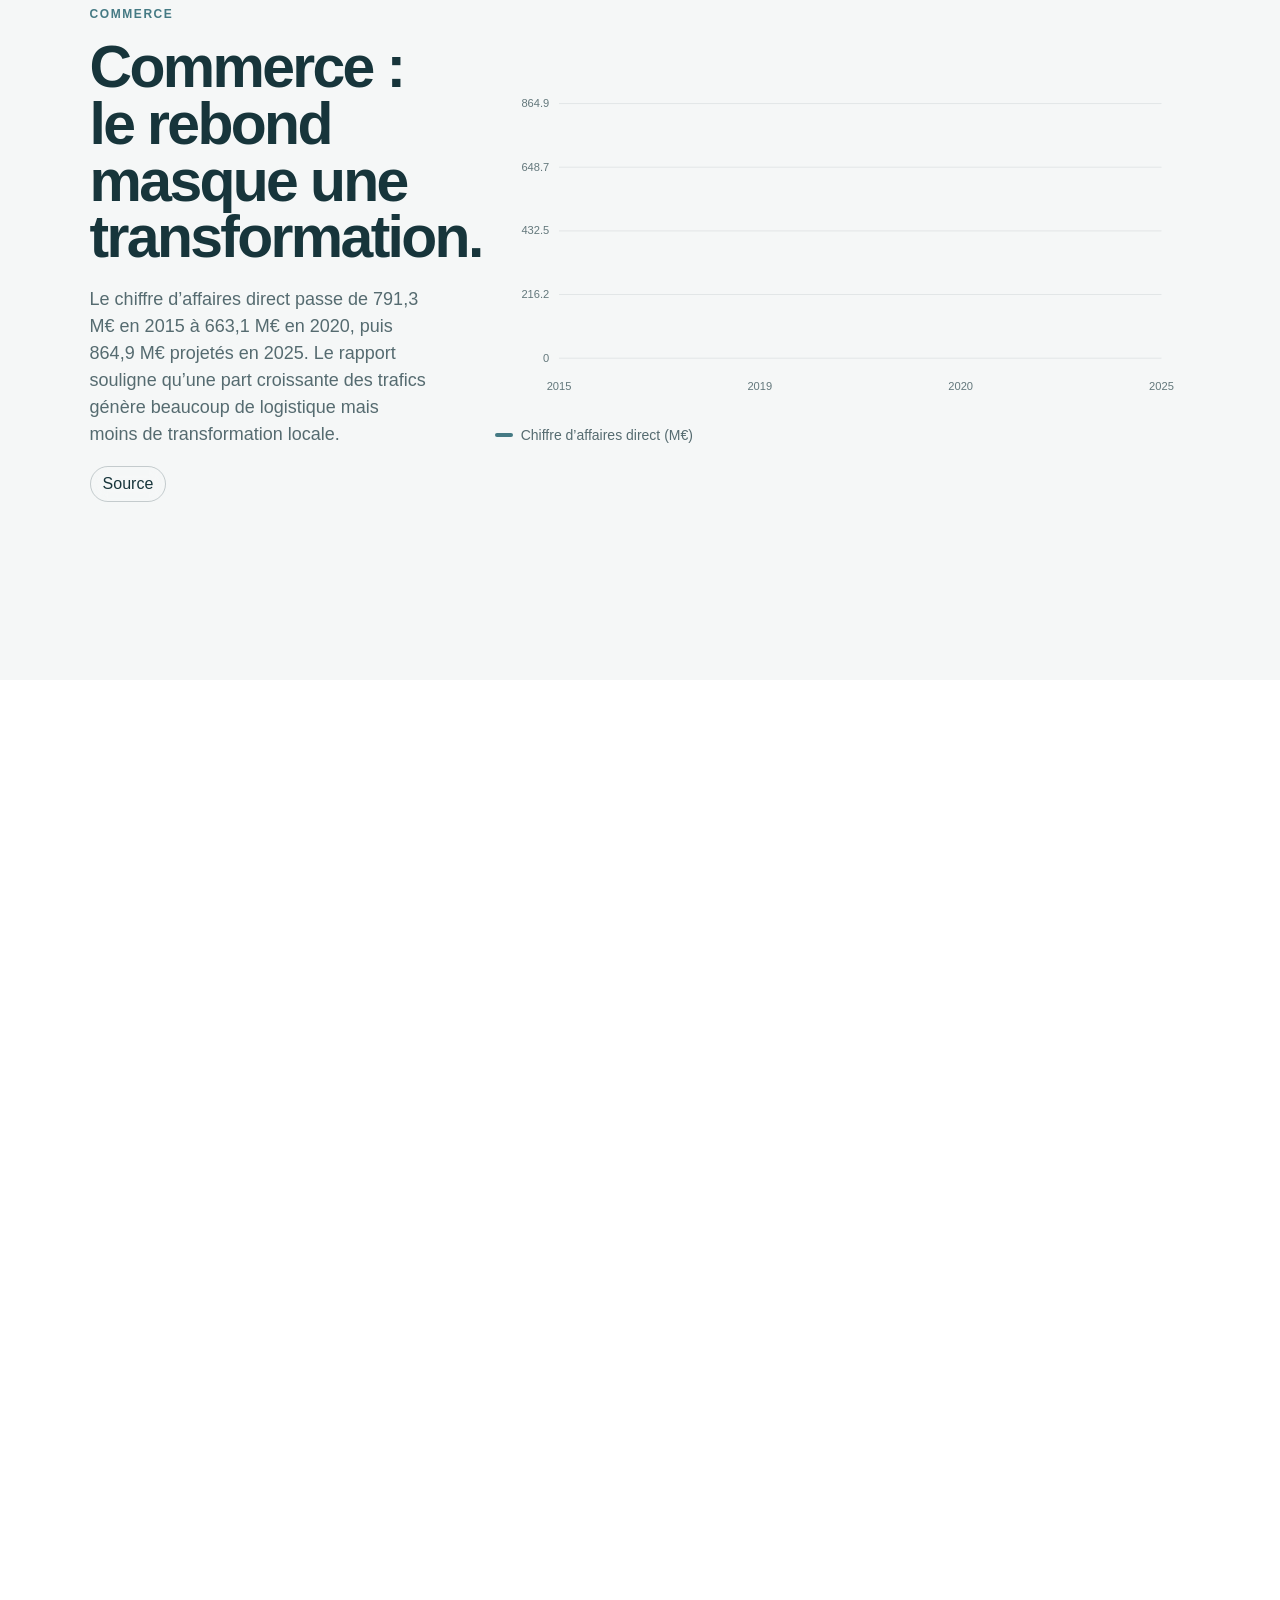
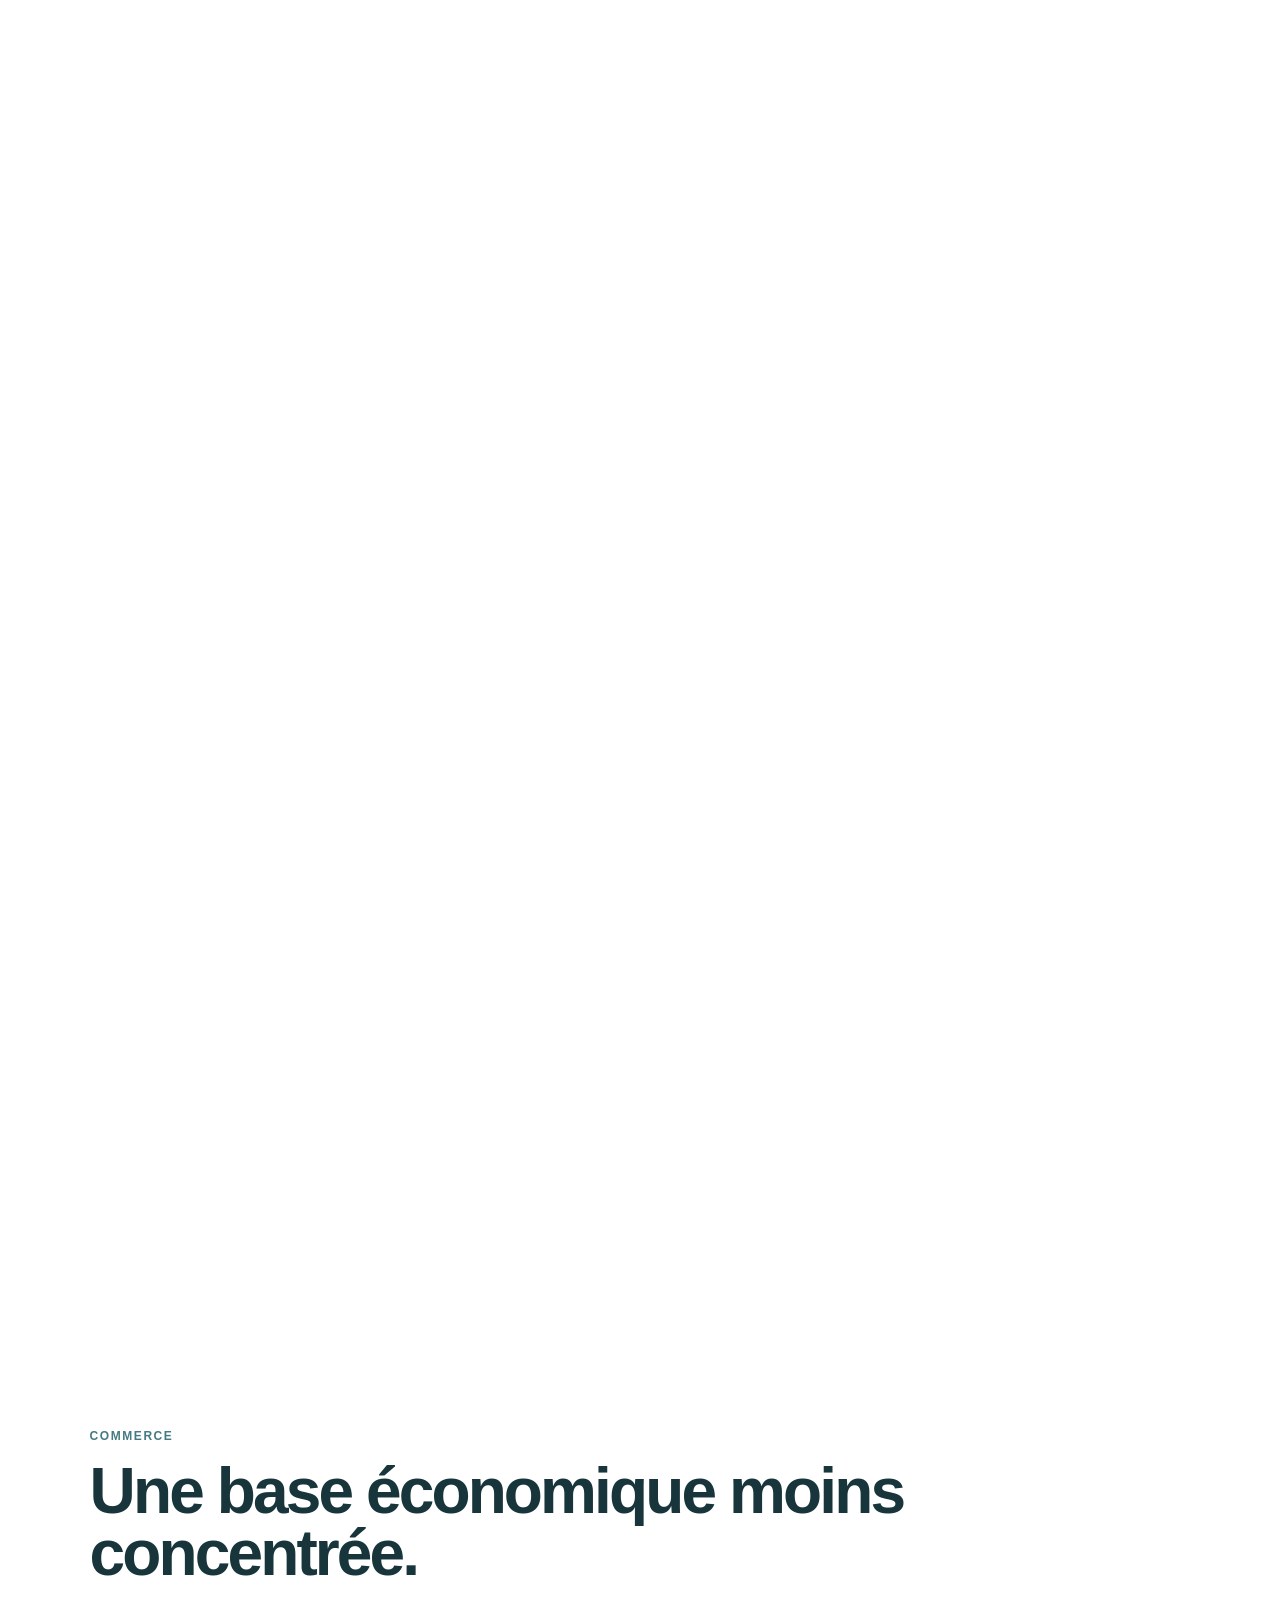
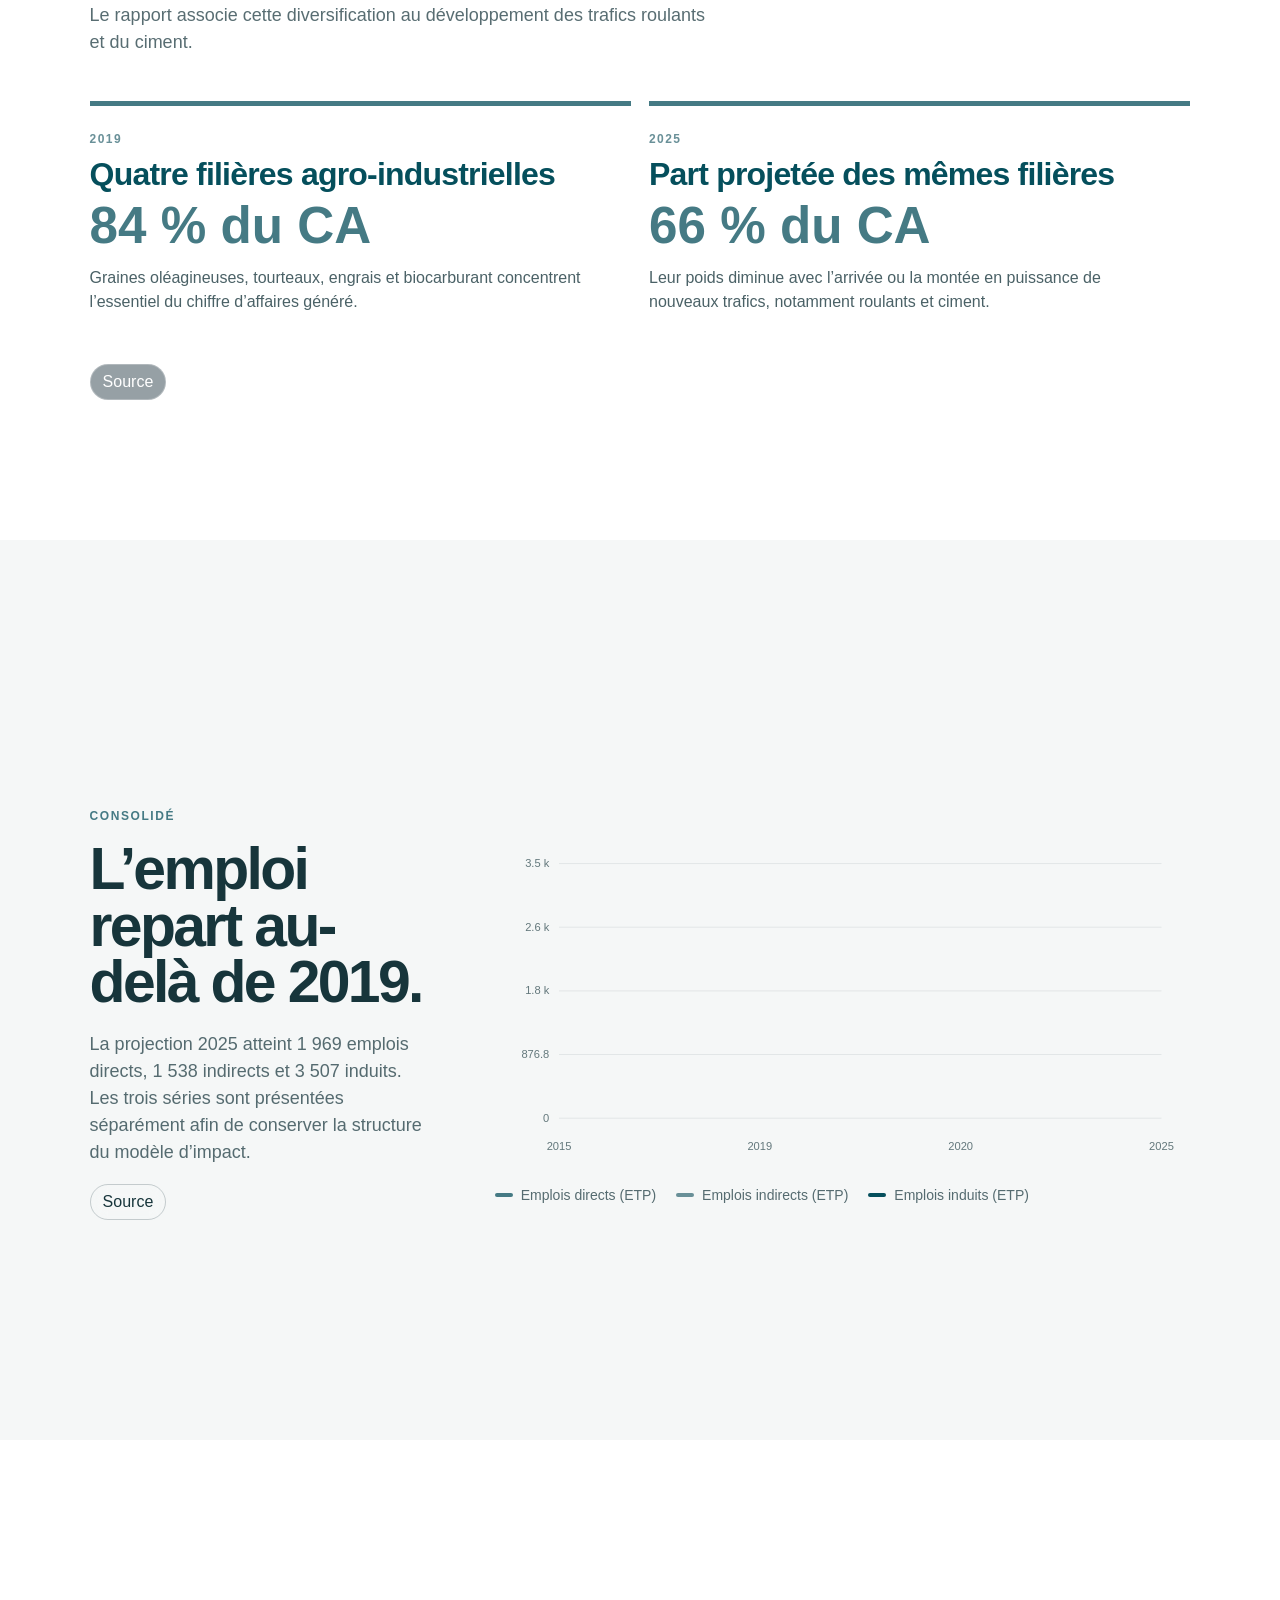
<file: stories/sete-impact-ai/index.html>
<!doctype html>
<html lang="fr">
<head>
  <meta charset="utf-8">
  <meta name="viewport" content="width=device-width,initial-scale=1,viewport-fit=cover">
  <meta name="theme-color" content="#054F5C">
  <title>Port de Sète | StoryScro</title>
  <link rel="stylesheet" href="../../v3/style.css">
  <link rel="stylesheet" href="../../v3/refine.css">
</head>
<body>
  <div class="reading-progress" aria-hidden="true"><span id="readingProgress"></span></div>
  <header class="story-header" id="storyHeader">
    <a class="brand" href="#story-top" aria-label="StoryScro"><span class="brand-mark"></span><span>StoryScro</span></a>
    <nav class="chapter-nav" id="chapterNav" aria-label="Chapitres"></nav>
    <div class="header-actions"><a class="source-pdf-link" id="sourcePdfLink" href="#" target="_blank" rel="noopener noreferrer" hidden>Original PDF</a><button class="source-trigger" id="allSourcesBtn" type="button">Sources</button></div>
  </header>
  <aside class="micro-nav" id="microNav" aria-label="Navigation dans le récit"><div class="micro-track" id="microTrack"></div></aside>
  <main id="story-top" tabindex="-1">
    <div class="loading" id="loading"><span></span><p>Construction du récit…</p></div>
    <div id="storyRoot"></div>
  </main>
  <aside class="source-drawer" id="sourceDrawer" aria-hidden="true">
    <button class="drawer-close" id="sourceClose" type="button">Fermer</button>
    <p class="drawer-kicker">Provenance</p><h2 id="sourceTitle">Sources</h2><div id="sourceBody"></div>
  </aside>
  <script>window.STORYSCRO_GRAMMAR_URL='../../engine/narrative-grammar.json';</script>
  <script src="../../v3/app.js"></script>
  <script src="../../v3/refine.js"></script>
</body>
</html>
</file>
<file: v3/style.css>
:root{
  --ink:#0b2434;--deep:#071d2a;--paper:#f5f7f9;--white:#fff;--muted:#6f7d86;--line:#d9e2e7;
  --blue:#1478b8;--cyan:#62c7f0;--orange:#f39a00;--purple:#6750c7;--green:#49c98a;--red:#d8654f;
  --header-h:58px;--ease:cubic-bezier(.2,.72,.2,1);--shadow:0 24px 80px rgba(5,24,37,.2)
}
*{box-sizing:border-box}
html{scroll-behavior:smooth;background:var(--deep)}
body{margin:0;font-family:Inter,ui-sans-serif,system-ui,-apple-system,BlinkMacSystemFont,"Segoe UI",sans-serif;color:var(--ink);background:#fff;overflow-x:hidden}
button,a{font:inherit}.reading-progress{position:fixed;z-index:120;top:0;left:0;right:0;height:3px;background:rgba(255,255,255,.08)}.reading-progress span{display:block;height:100%;width:0;background:var(--orange);transform-origin:left center}
.story-header{position:fixed;z-index:110;top:3px;left:0;right:0;height:var(--header-h);display:grid;grid-template-columns:auto 1fr auto;align-items:center;gap:20px;padding:0 22px;color:#fff;background:linear-gradient(180deg,rgba(4,24,36,.88),rgba(4,24,36,.66));backdrop-filter:blur(15px);border-bottom:1px solid rgba(255,255,255,.08)}
.brand{display:flex;gap:9px;align-items:center;color:#fff;text-decoration:none;font-weight:850}.brand-mark{width:26px;height:26px;border-radius:7px;background:linear-gradient(135deg,var(--blue),var(--cyan));position:relative}.brand-mark:after{content:"";position:absolute;right:-3px;top:-3px;width:8px;height:8px;border-radius:50%;background:var(--orange)}
.chapter-nav{display:flex;justify-content:center;gap:4px;overflow:hidden;white-space:nowrap}.chapter-nav a{font-size:11px;letter-spacing:.02em;color:rgba(255,255,255,.58);text-decoration:none;padding:8px 9px;border-radius:999px;transition:.2s}.chapter-nav a:hover,.chapter-nav a.active{color:#fff;background:rgba(255,255,255,.12)}
.source-trigger,.source-button{border:1px solid rgba(255,255,255,.25);background:rgba(7,29,42,.42);color:#fff;border-radius:999px;padding:8px 12px;cursor:pointer;backdrop-filter:blur(8px)}.source-trigger:hover,.source-button:hover{background:rgba(255,255,255,.13)}
.loading{min-height:100vh;display:flex;flex-direction:column;gap:16px;align-items:center;justify-content:center;background:var(--deep);color:#fff}.loading span{width:38px;height:38px;border-radius:50%;border:3px solid rgba(255,255,255,.18);border-top-color:var(--orange);animation:spin .8s linear infinite}.loading p{margin:0;color:#b9cad4}@keyframes spin{to{transform:rotate(360deg)}}
.story-scene{position:relative}.chapter-anchor{scroll-margin-top:calc(var(--header-h) + 14px)}
.micro-nav{position:fixed;z-index:105;right:18px;top:50%;transform:translateY(-50%);display:flex;flex-direction:column;align-items:flex-end;gap:12px;color:#fff}.micro-track{display:flex;flex-direction:column;align-items:flex-end;gap:7px;padding:12px 9px;border-radius:18px;background:rgba(7,29,42,.62);backdrop-filter:blur(15px);border:1px solid rgba(255,255,255,.09)}
.micro-chapter{display:flex;flex-direction:column;align-items:flex-end;gap:5px}.micro-chapter-label{font-size:10px;text-transform:uppercase;letter-spacing:.1em;color:rgba(255,255,255,.38);max-width:0;opacity:0;overflow:hidden;white-space:nowrap;transition:.22s var(--ease)}.micro-chapter.active .micro-chapter-label,.micro-nav:hover .micro-chapter-label{max-width:180px;opacity:1;margin-right:7px;color:rgba(255,255,255,.78)}
.micro-scenes{display:flex;flex-direction:column;align-items:flex-end;gap:5px}.micro-dot{appearance:none;border:0;padding:0;width:6px;height:6px;border-radius:50%;background:rgba(255,255,255,.32);cursor:pointer;transition:.18s}.micro-dot:hover{transform:scale(1.55);background:#fff}.micro-dot.active{width:9px;height:9px;background:var(--orange);box-shadow:0 0 0 4px rgba(243,154,0,.15)}
.micro-controls{display:flex;gap:6px}.micro-controls button{width:30px;height:30px;border-radius:50%;border:1px solid rgba(255,255,255,.18);background:rgba(7,29,42,.68);color:#fff;cursor:pointer}.micro-controls button:hover{background:rgba(255,255,255,.16)}
.hero{min-height:100vh;display:flex;align-items:flex-end;color:#fff;overflow:hidden;background:var(--deep)}.hero-media{position:absolute;inset:-5%;background-position:center;background-size:cover;transform:scale(1.08);will-change:transform,filter}.hero-media video{width:100%;height:100%;object-fit:cover}.hero:after{content:"";position:absolute;inset:0;background:linear-gradient(180deg,rgba(2,18,28,.1) 10%,rgba(3,24,36,.34) 52%,rgba(3,20,31,.86) 100%),linear-gradient(90deg,rgba(2,20,31,.45),transparent 65%)}
.hero-copy{position:relative;z-index:2;width:min(1050px,88vw);padding:0 7vw 10vh}.kicker{margin:0 0 18px;color:var(--orange);font-size:12px;font-weight:850;text-transform:uppercase;letter-spacing:.13em}.hero h1{font-size:clamp(58px,8.5vw,132px);line-height:.84;letter-spacing:-.055em;margin:0;max-width:1000px}.hero-deck{font-size:clamp(19px,2.2vw,29px);line-height:1.35;max-width:760px;color:#dce8ee;margin:26px 0}.hero .source-button{margin-top:8px}.scroll-cue{position:absolute;z-index:3;right:7vw;bottom:8vh;color:rgba(255,255,255,.62);font-size:11px;text-transform:uppercase;letter-spacing:.15em;writing-mode:vertical-rl}.scroll-cue:before{content:"";display:inline-block;width:1px;height:54px;background:linear-gradient(#fff,transparent);margin-bottom:10px}
.statement{min-height:100vh;background:#f2f4f5}.statement-stage{display:grid;place-items:center;padding:calc(var(--header-h) + 6vh) 8vw 7vh;box-sizing:border-box}.statement-inner{max-width:1050px;width:100%}.statement p{font-size:clamp(18px,1.8vw,26px);line-height:1.45;color:#596a74;margin:24px 0 0;max-width:70ch}.statement h2{font-size:clamp(40px,5vw,70px);line-height:.98;letter-spacing:-.04em;margin:0;max-width:980px;text-wrap:balance}.statement mark{color:inherit;background:linear-gradient(transparent 55%,rgba(243,154,0,.38) 55%);background-size:0 100%;background-repeat:no-repeat;transition:background-size .45s var(--ease)}.statement.in-view mark{background-size:100% 100%}.statement .source-button{color:var(--ink);border-color:#bac8cf;background:transparent;margin-top:34px}
.scrolly{position:relative}.sticky-stage{position:sticky;top:0;height:100vh;overflow:hidden}.scroll-space{height:340vh}.scroll-space.short{height:240vh}.scroll-space.long{height:520vh}
.scene-dark{background:var(--deep);color:#fff}.scene-title{position:absolute;z-index:5;left:5vw;top:12vh;max-width:570px}.chapter-no{font-size:12px;color:var(--orange);font-weight:900;letter-spacing:.12em}.scene-title h2{font-size:clamp(42px,5vw,72px);line-height:.93;letter-spacing:-.048em;margin:10px 0}.scene-title p{max-width:550px;font-size:17px;line-height:1.5;color:#bacbd4}
.decision-bg{position:absolute;inset:-4%;background-size:cover;background-position:center;filter:saturate(.7) contrast(1.07);will-change:transform,filter}.decision-stage:after{content:"";position:absolute;inset:0;background:linear-gradient(90deg,rgba(5,27,40,.78),rgba(5,27,40,.16) 50%,rgba(5,27,40,.6)),linear-gradient(180deg,rgba(5,27,40,.18),rgba(5,27,40,.6))}.decision-path{position:absolute;z-index:2;inset:11vh 6vw 9vh 30vw;width:64vw;height:74vh;overflow:visible}.decision-path path{fill:none;stroke:rgba(255,255,255,.74);stroke-width:3;stroke-dasharray:1600;stroke-dashoffset:1600}.decision-path circle{fill:rgba(255,255,255,.28);stroke:#fff;stroke-width:2;transition:.3s}.decision-path circle.active{fill:var(--orange);stroke:var(--orange);filter:drop-shadow(0 0 8px rgba(243,154,0,.5))}.decision-copy{position:absolute;z-index:6;left:5vw;bottom:8vh;width:min(620px,46vw);padding:24px 26px;border-left:3px solid var(--orange);background:rgba(7,29,42,.74);backdrop-filter:blur(14px)}.decision-copy .eyebrow{font-size:12px;color:var(--orange);font-weight:850;text-transform:uppercase;letter-spacing:.1em}.decision-copy h3{font-size:clamp(34px,3.5vw,56px);line-height:.96;margin:8px 0 14px;letter-spacing:-.035em}.decision-copy p{font-size:17px;line-height:1.55;color:#d4e0e6}.decision-labels{position:absolute;z-index:5;right:5vw;bottom:9vh;display:flex;gap:20px}.decision-label{display:flex;gap:7px;align-items:baseline;color:rgba(255,255,255,.36);transition:.25s}.decision-label.active{color:#fff}.decision-label b{font-size:12px;color:var(--orange)}.decision-label span{font-weight:800}
.mosaic-stage{background:#102a39}.mosaic{position:absolute;inset:0;display:grid;grid-template-columns:1fr 1fr;grid-template-rows:1fr 1fr;gap:2px;background:#071d2a}.mosaic-tile{position:relative;overflow:hidden;transition:clip-path .65s var(--ease),filter .5s,opacity .4s}.mosaic-image{position:absolute;inset:0;background-size:cover;background-position:center;transform:scale(1.05);transition:transform .8s var(--ease),filter .5s}.mosaic-tile:after{content:"";position:absolute;inset:0;background:linear-gradient(180deg,transparent 35%,rgba(4,25,37,.88))}.mosaic-copy{position:absolute;z-index:2;left:5%;right:5%;bottom:6%;color:#fff;opacity:.75;transition:.4s}.mosaic-copy b{color:var(--orange);font-size:11px}.mosaic-copy h3{font-size:clamp(24px,2.4vw,40px);margin:6px 0 7px}.mosaic-copy p{max-width:500px;margin:0;color:#d0dce2;line-height:1.4}.mosaic.focused .mosaic-tile:not(.active){opacity:.16;filter:grayscale(1)}.mosaic.focused .mosaic-tile.active .mosaic-image{transform:scale(1.12)}.mosaic-intro{position:absolute;z-index:6;left:5vw;top:10vh;max-width:590px;color:#fff;padding:20px 24px;background:rgba(7,29,42,.76);backdrop-filter:blur(12px);border-left:3px solid var(--orange)}.mosaic-intro h2{font-size:clamp(40px,5vw,70px);line-height:.93;letter-spacing:-.048em;margin:8px 0}.mosaic-intro .source-button{margin-top:10px}
.matrix-stage{background:#f4f6f7}.matrix-head{position:absolute;z-index:3;left:5vw;top:10vh;max-width:620px}.matrix-head h2{font-size:clamp(42px,5vw,70px);line-height:.95;letter-spacing:-.045em;margin:8px 0}.matrix-visual{position:absolute;left:43vw;right:6vw;top:14vh;bottom:15vh;border:1px solid #c8d4db;background:#fff;box-shadow:var(--shadow);overflow:hidden}.matrix-quad{position:absolute;width:50%;height:50%;padding:18px;font-weight:900;font-size:12px;letter-spacing:.08em;opacity:.12;transition:.4s}.matrix-quad.active{opacity:1}.matrix-q1{left:0;top:0;background:#fff3df;color:#a36400}.matrix-q2{right:0;top:0;background:#f1ecff;color:#5a42b8}.matrix-q3{left:0;bottom:0;background:#eff2f4;color:#687984}.matrix-q4{right:0;bottom:0;background:#eaf5fb;color:#1478b8}.matrix-axis{position:absolute;background:#3b505d;opacity:0;transition:.35s}.matrix-axis.x{left:7%;right:4%;height:2px;bottom:7%}.matrix-axis.y{top:5%;bottom:7%;width:2px;left:7%}.matrix-visual.axes .matrix-axis{opacity:1}.matrix-point{position:absolute;opacity:0;transform:scale(.4);transition:.45s var(--ease)}.matrix-visual.points .matrix-point{opacity:1;transform:scale(1)}.matrix-point i{display:block;width:15px;height:15px;border-radius:50%;background:var(--blue);box-shadow:0 0 0 6px rgba(255,255,255,.78)}.matrix-point span{position:absolute;left:23px;top:-4px;white-space:nowrap;font-size:12px;font-weight:760}.matrix-point.p1{left:64%;top:17%}.matrix-point.p2{left:33%;top:28%}.matrix-point.p3{left:54%;top:44%}.matrix-point.p4{left:61%;top:68%}.matrix-point.p5{left:34%;top:70%}.matrix-caption{position:absolute;z-index:5;left:5vw;bottom:8vh;max-width:570px}.matrix-caption strong{display:block;font-size:26px}.matrix-caption span{display:block;margin-top:7px;color:#677983;line-height:1.45}.matrix-caption .source-button{margin-top:16px;color:var(--ink);border-color:#bbc8cf;background:transparent}
.horizontal-stage{background:var(--deep);color:#fff}.horizontal-heading{position:absolute;z-index:6;left:5vw;top:9vh;max-width:610px}.horizontal-heading h2{font-size:clamp(42px,5.5vw,78px);line-height:.93;letter-spacing:-.05em;margin:8px 0}.horizontal-track{height:100%;display:flex;will-change:transform}.horizontal-panel{width:100vw;height:100%;flex:0 0 100vw;position:relative;overflow:hidden}.panel-bg{position:absolute;inset:-3%;background-size:cover;background-position:center;filter:saturate(.74);transform:scale(1.08)}.horizontal-panel:after{content:"";position:absolute;inset:0;background:linear-gradient(90deg,rgba(4,24,36,.86),rgba(4,24,36,.25) 60%,rgba(4,24,36,.48))}.panel-copy{position:absolute;z-index:4;left:7vw;bottom:10vh;width:min(780px,58vw)}.panel-copy b{color:var(--orange);font-size:15px}.panel-copy p{font-weight:850;font-size:16px;text-transform:uppercase;letter-spacing:.08em;color:#d0e1e9}.panel-copy h3{font-size:clamp(40px,5.2vw,76px);line-height:.92;letter-spacing:-.045em;margin:10px 0 15px}.panel-copy span{font-size:17px;line-height:1.5;color:#d5e0e6;max-width:660px;display:block}.horizontal-source{position:absolute;z-index:9;right:6vw;bottom:6vh}
.planning-stage{background:#eff2f4;color:var(--ink)}.planning-copy{position:absolute;left:5vw;top:11vh;width:34vw}.planning-copy h2{font-size:clamp(46px,6vw,84px);line-height:.9;letter-spacing:-.052em;margin:8px 0}.planning-copy .source-button{margin-top:18px;color:var(--ink);border-color:#aebec7;background:transparent}.timeline-shell{position:absolute;left:40vw;right:5vw;top:16vh;bottom:13vh;padding:22px;background:#fff;border:1px solid #d4dee3;box-shadow:var(--shadow);overflow:hidden}.week-row{display:grid;grid-template-columns:160px repeat(12,1fr);gap:4px}.week{height:30px;display:flex;align-items:center;justify-content:center;font-size:10px;color:#647680;background:#f1f4f6}.week:first-child{justify-content:flex-start;background:transparent;font-weight:800;color:var(--ink)}.gantt-lines{margin-top:6px}.gantt-row{display:grid;grid-template-columns:160px 1fr;align-items:center;min-height:50px}.gantt-label{font-size:12px;font-weight:760;padding-right:12px}.gantt-track{height:15px;background:#eef2f4;position:relative}.gantt-bar{position:absolute;top:0;height:100%;border-radius:999px;transform-origin:left center;transform:scaleX(0);transition:transform .45s var(--ease);background:var(--blue)}.gantt-row.active .gantt-bar{transform:scaleX(1)}.gantt-row:nth-child(2) .gantt-bar{background:#3aa7da}.gantt-row:nth-child(3) .gantt-bar{background:var(--green)}.gantt-row:nth-child(4) .gantt-bar{background:var(--orange)}.gantt-row:nth-child(5) .gantt-bar{background:var(--purple)}.gantt-row:nth-child(6) .gantt-bar{background:#47525a}.milestones{position:absolute;left:182px;right:22px;bottom:22px;height:65px}.milestone{position:absolute;top:0;transform:translateX(-50%);opacity:.18;transition:.3s;text-align:center}.milestone.active{opacity:1}.milestone:before{content:"";position:absolute;width:1px;height:27px;background:#74858f;left:50%;bottom:100%}.milestone b{display:block;color:var(--orange);font-size:12px}.milestone span{display:block;font-size:10px;max-width:110px}
.network-stage{background:#102c3d;color:#fff}.network-bg{position:absolute;inset:0;background-size:cover;background-position:center;opacity:.13;filter:grayscale(.5)}.network-stage:after{content:"";position:absolute;inset:0;background:radial-gradient(circle at 61% 52%,rgba(20,120,184,.12),transparent 42%),linear-gradient(90deg,rgba(7,29,42,.92),rgba(7,29,42,.54))}.network-title{position:absolute;z-index:4;left:5vw;top:11vh;max-width:590px}.network-title h2{font-size:clamp(44px,5.2vw,74px);line-height:.93;letter-spacing:-.05em;margin:8px 0}.orbit{position:absolute;z-index:4;right:7vw;top:16vh;width:min(560px,46vw);aspect-ratio:1}.orbit-ring{position:absolute;inset:15%;border:1px solid rgba(255,255,255,.13);border-radius:50%}.orbit-ring:nth-child(2){inset:31%}.orbit-core,.actor{position:absolute;display:flex;align-items:center;justify-content:center;text-align:center;border-radius:50%;background:rgba(255,255,255,.94);color:var(--ink);font-weight:800;box-shadow:0 14px 40px rgba(0,0,0,.18)}.orbit-core{width:132px;height:132px;left:50%;top:50%;transform:translate(-50%,-50%);background:var(--blue);color:#fff}.actor{width:88px;height:88px;font-size:12px;opacity:.25;transform:scale(.75);transition:.45s var(--ease)}.actor.active{opacity:1;transform:scale(1)}.actor.a1{left:42%;top:0}.actor.a2{right:5%;top:18%}.actor.a3{right:0;bottom:19%}.actor.a4{left:40%;bottom:0}.actor.a5{left:3%;bottom:17%}.actor.a6{left:0;top:19%}.actor.a7{left:15%;top:7%}.workshop-copy{position:absolute;z-index:5;left:5vw;bottom:8vh;width:min(610px,44vw);padding-left:18px;border-left:3px solid var(--orange)}.workshop-copy b{color:var(--orange)}.workshop-copy h3{font-size:clamp(36px,4vw,58px);margin:6px 0;letter-spacing:-.04em}.workshop-copy p{font-size:17px;line-height:1.5;color:#d2dfe5}
.deliverable-stage{background:#f4f6f7;color:var(--ink)}.deliverable-heading{position:absolute;z-index:5;left:5vw;top:10vh;max-width:730px}.deliverable-heading h2{font-size:clamp(46px,5.5vw,78px);line-height:.92;letter-spacing:-.052em;margin:8px 0}.deliverable-track{position:absolute;inset:0;display:flex;will-change:transform}.delivery-card{flex:0 0 100vw;height:100%;display:flex;align-items:center;padding:23vh 8vw 8vh 34vw;position:relative}.delivery-card:before{content:attr(data-n);position:absolute;left:7vw;bottom:2vh;font-size:clamp(170px,24vw,350px);line-height:.75;font-weight:950;color:#e2e8eb;letter-spacing:-.08em}.delivery-card:nth-child(2n){background:#edf8f3}.delivery-card:nth-child(3n){background:#f0ecfb}.delivery-card .delivery-copy{position:relative;z-index:2;max-width:800px}.delivery-copy b{color:var(--orange)}.delivery-copy h3{font-size:clamp(46px,6vw,86px);line-height:.92;letter-spacing:-.052em;margin:8px 0}.delivery-copy p{font-size:20px;line-height:1.5;color:#526670;max-width:700px}.deliverable-source{position:absolute;z-index:9;right:6vw;bottom:6vh;color:var(--ink);border-color:#b8c6cd;background:rgba(255,255,255,.65)}
.proof-stage{background:#071d2a;color:#fff}.proof-bg{position:absolute;inset:-3%;background-size:cover;background-position:center;transition:background-image .25s,transform .5s;transform:scale(1.08)}.proof-stage:after{content:"";position:absolute;inset:0;background:linear-gradient(90deg,rgba(4,24,36,.9),rgba(4,24,36,.35) 60%,rgba(4,24,36,.67))}.proof-title{position:absolute;z-index:4;left:5vw;top:10vh;max-width:600px}.proof-title h2{font-size:clamp(42px,5.2vw,72px);line-height:.93;letter-spacing:-.05em;margin:8px 0}.proof-copy{position:absolute;z-index:5;left:5vw;bottom:8vh;width:min(670px,48vw);padding:22px 25px;background:rgba(7,29,42,.72);backdrop-filter:blur(12px);border-left:3px solid var(--orange)}.proof-copy .meta{font-size:11px;color:var(--orange);text-transform:uppercase;letter-spacing:.09em;font-weight:850}.proof-copy h3{font-size:clamp(38px,4vw,58px);margin:7px 0;letter-spacing:-.04em}.proof-copy p{font-size:17px;line-height:1.5;color:#d1dde3}
.finale{min-height:100vh;display:grid;place-items:center;padding:12vh 8vw;background:linear-gradient(140deg,#071d2a,#123b50);color:#fff;text-align:left}.finale-inner{width:min(1120px,88vw)}.finale .kicker{color:var(--cyan)}.finale h2{font-size:clamp(58px,8.6vw,126px);line-height:.83;letter-spacing:-.06em;margin:0}.finale .source-button{margin-top:32px}
.generic-section{padding:15vh 8vw;background:#fff}.generic-section.alt{background:var(--paper)}.generic-inner{max-width:1050px;margin:0 auto}.generic-section h2{font-size:clamp(42px,5vw,70px);letter-spacing:-.045em;line-height:.96}.generic-section p{font-size:18px;line-height:1.6;color:#566973}.generic-grid{display:grid;grid-template-columns:repeat(2,1fr);gap:18px;margin-top:34px}.generic-card{padding:25px;border:1px solid var(--line);background:#fff}.generic-card h3{font-size:28px;margin:8px 0}.big-number-value{font-size:clamp(100px,18vw,250px);line-height:.8;font-weight:950;color:var(--blue);letter-spacing:-.07em}
.source-drawer{position:fixed;z-index:200;right:0;top:0;bottom:0;width:min(480px,94vw);padding:26px;background:#fff;color:var(--ink);box-shadow:-24px 0 80px rgba(0,0,0,.24);transform:translateX(105%);transition:.28s var(--ease);overflow:auto}.source-drawer.open{transform:none}.drawer-close{float:right;border:0;border-radius:10px;padding:9px 12px;background:#eef2f4;cursor:pointer}.drawer-kicker{color:var(--blue);text-transform:uppercase;font-size:11px;letter-spacing:.11em;font-weight:850}.source-drawer h2{font-size:32px}.source-card{border:1px solid var(--line);padding:16px;margin:12px 0}.source-card b{font-size:12px;color:var(--blue)}.source-card p{line-height:1.5;color:#536771}.source-evidence{display:flex;gap:6px;flex-wrap:wrap;margin-top:8px}.source-evidence span{font-size:10px;border:1px solid #c7d3da;border-radius:999px;padding:5px 8px}
.error{min-height:100vh;padding:15vh 8vw;background:#2b1010;color:#fff}.error pre{white-space:pre-wrap;background:rgba(255,255,255,.08);padding:20px}
@media(max-width:1100px){.chapter-nav a{padding:7px 6px;font-size:10px}.micro-nav{right:10px}.decision-copy{width:min(650px,55vw)}.planning-copy{width:36vw}.timeline-shell{left:39vw}.orbit{width:47vw}}
@media(max-width:820px){:root{--header-h:54px}.story-header{grid-template-columns:auto 1fr auto;padding:0 12px}.chapter-nav{justify-content:flex-start;overflow-x:auto;scrollbar-width:none}.chapter-nav::-webkit-scrollbar{display:none}.chapter-nav a{display:none}.chapter-nav a.active{display:block;background:rgba(255,255,255,.1);max-width:42vw;overflow:hidden;text-overflow:ellipsis}.source-trigger{padding:7px 9px;font-size:11px}.micro-nav{right:8px;top:auto;bottom:12px;transform:none;flex-direction:row;align-items:center}.micro-track{display:none}.micro-controls{background:rgba(7,29,42,.72);padding:4px;border-radius:999px}.hero-copy{padding:0 7vw 12vh}.hero h1{font-size:clamp(54px,14vw,88px)}.scroll-cue{display:none}.statement-stage{padding:calc(var(--header-h) + 5vh) 7vw 7vh}.statement h2{font-size:clamp(34px,9vw,52px)}.statement p{font-size:17px;line-height:1.45}.decision-path{inset:19vh -10vw 23vh 17vw;width:102vw;height:56vh}.decision-copy{left:5vw;right:7vw;bottom:7vh;width:auto}.decision-copy h3{font-size:clamp(34px,8.5vw,52px)}.decision-labels{right:6vw;top:12vh;bottom:auto;flex-direction:column;gap:6px}.mosaic{grid-template-columns:1fr;grid-template-rows:repeat(4,1fr)}.mosaic-intro{left:5vw;right:10vw;top:9vh;max-width:none}.mosaic-intro h2{font-size:clamp(36px,9vw,58px)}.mosaic-copy h3{font-size:26px}.mosaic-copy p{display:none}.matrix-head{left:5vw;right:10vw;top:8vh;max-width:none}.matrix-head h2{font-size:clamp(36px,9vw,58px)}.matrix-visual{left:5vw;right:10vw;top:35vh;bottom:19vh}.matrix-caption{left:5vw;right:10vw;bottom:5vh}.matrix-point span{max-width:110px;white-space:normal}.horizontal-heading{left:5vw;right:10vw;top:7vh}.horizontal-heading h2{font-size:clamp(36px,9vw,56px)}.panel-copy{left:6vw;right:10vw;bottom:8vh;width:auto}.panel-copy h3{font-size:clamp(38px,9vw,60px)}.horizontal-source{right:10vw;bottom:4vh}.planning-copy{left:5vw;top:7vh;width:auto;right:10vw}.planning-copy h2{font-size:clamp(44px,10vw,65px)}.timeline-shell{left:5vw;right:10vw;top:35vh;bottom:9vh;padding:14px;overflow:auto}.week-row{grid-template-columns:105px repeat(12,34px);min-width:520px}.gantt-row{grid-template-columns:105px 408px;min-width:513px;min-height:43px}.gantt-label{font-size:10px}.milestones{left:119px;right:14px;min-width:408px}.network-title{left:5vw;right:10vw;top:7vh}.network-title h2{font-size:clamp(38px,9vw,60px)}.orbit{right:9vw;top:33vh;width:82vw}.actor{width:64px;height:64px;font-size:10px}.orbit-core{width:105px;height:105px;font-size:12px}.workshop-copy{left:5vw;right:10vw;bottom:5vh;width:auto}.delivery-card{padding:25vh 9vw 8vh 17vw}.delivery-card:before{left:3vw;font-size:45vw}.deliverable-heading{left:5vw;right:10vw;top:7vh}.deliverable-heading h2{font-size:clamp(38px,9vw,58px)}.delivery-copy h3{font-size:clamp(42px,10vw,64px)}.delivery-copy p{font-size:17px}.proof-title{left:5vw;right:10vw;top:8vh}.proof-title h2{font-size:clamp(38px,9vw,58px)}.proof-copy{left:5vw;right:10vw;bottom:6vh;width:auto}.proof-copy h3{font-size:clamp(38px,9vw,56px)}.generic-grid{grid-template-columns:1fr}.finale h2{font-size:clamp(58px,15vw,90px)}}
@media(prefers-reduced-motion:reduce){html{scroll-behavior:auto}*,*:before,*:after{animation:none!important;transition:none!important}.hero-media,.panel-bg,.proof-bg{transform:none!important}.statement mark{background-size:100% 100%}.gantt-bar{transform:scaleX(1)!important}.actor{opacity:1!important;transform:none!important}}
</file>
<file: v3/refine.css>
/* Generic renderer QA refinements */
html,body{max-width:100%;overflow-x:clip}
.story-header,.sticky-stage,.horizontal-stage,.deliverable-stage{max-width:100vw}
.horizontal-heading,.deliverable-heading,.panel-copy,.delivery-copy{transition:opacity .24s ease,transform .28s ease}

.micro-nav-enhanced .micro-track{position:relative;padding-right:18px;user-select:none;touch-action:none}
.micro-nav-enhanced .micro-chapter-label{cursor:pointer}
.micro-nav-enhanced .micro-scenes{gap:3px}
.micro-nav-enhanced .micro-dot{
  width:auto!important;height:22px!important;display:flex;align-items:center;justify-content:flex-end;gap:8px;
  background:transparent!important;box-shadow:none!important;border-radius:0!important;overflow:visible
}
.micro-nav-enhanced .micro-dot:after{
  content:"";display:block;order:2;width:6px;height:6px;flex:0 0 6px;border-radius:50%;background:rgba(255,255,255,.32);
  transition:.18s
}
.micro-nav-enhanced .micro-dot:hover:after{transform:scale(1.45);background:#fff}
.micro-nav-enhanced .micro-dot.active:after{width:9px;height:9px;flex-basis:9px;background:var(--orange);box-shadow:0 0 0 4px rgba(243,154,0,.15)}
.micro-scene-label{
  order:1;display:block;max-width:0;opacity:0;overflow:hidden;white-space:nowrap;
  font-size:11px;line-height:1;color:rgba(255,255,255,.68);transition:max-width .24s var(--ease),opacity .18s var(--ease),color .18s
}
.micro-nav-enhanced:hover .micro-scene-label,.micro-nav-enhanced .micro-dot.active .micro-scene-label{max-width:220px;opacity:1}
.micro-nav-enhanced .micro-dot.active .micro-scene-label{color:#fff;font-weight:750}
.micro-scrub-rail{position:absolute;z-index:6;right:3px;top:12px;bottom:12px;width:8px;cursor:ns-resize;touch-action:none}
.micro-scrub-rail:before{content:"";position:absolute;left:3px;top:0;bottom:0;width:2px;border-radius:99px;background:rgba(255,255,255,.14)}
.micro-scrub-handle{position:absolute;left:0;width:8px;height:22px;transform:translateY(-50%);border-radius:99px;background:var(--orange);box-shadow:0 0 0 3px rgba(243,154,0,.15);cursor:ns-resize}

@media(max-width:820px){
  .chapter-nav{min-width:0}
  .timeline-shell{overscroll-behavior-x:contain}
  .decision-path{max-width:none}
  .decision-labels{display:none}
  .micro-scene-label,.micro-chapter-label{display:none!important}
  .micro-nav-enhanced .micro-track{padding-right:14px}

  /* Tall hero copy must never disappear behind the fixed header. */
  .hero{align-items:flex-start;min-height:100svh;height:auto}
  .hero-copy{width:100%;padding:calc(var(--header-h) + 42px) 7vw 11vh}
  .hero h1{font-size:clamp(50px,13.5vw,76px);line-height:.86}
  .hero-deck{font-size:20px;line-height:1.34;margin:24px 0}

  /* Sticky proof scenes: keep the chapter thesis clear above the changing evidence card. */
  .proof-title{top:calc(var(--header-h) + 14px)}
  .proof-title h2{font-size:clamp(32px,8.2vw,48px);line-height:.92;max-width:88vw}
  .proof-copy{left:5vw;right:7vw;bottom:4vh;max-height:61vh;overflow:auto;padding:20px 22px}
  .proof-copy h3{font-size:clamp(34px,8.8vw,50px);line-height:1.02}
  .proof-copy p{font-size:16px;line-height:1.48}

  /* Horizontal scrollytelling becomes a full-frame step transition on narrow screens. */
  .horizontal-track{position:absolute;inset:0;height:100%}
  .horizontal-panel{width:100vw!important;height:100%;transition:opacity .25s ease}
  .panel-copy{left:6vw;right:7vw;bottom:9vh;width:auto;max-width:none}
  .panel-copy h3{font-size:clamp(36px,10vw,52px);line-height:.94}
  .panel-copy span{font-size:16px;line-height:1.45;max-width:none}
  .horizontal-source{right:7vw;bottom:4vh}
}


/* Source-derived visual identity and semantic emphasis */
:root{--brand-primary:var(--deep);--brand-secondary:var(--blue);--brand-accent:var(--orange)}
.brand-mark{background:linear-gradient(135deg,var(--brand-primary),var(--brand-secondary))!important}
.brand-mark:after{background:var(--brand-accent)!important}
.story-header{background:linear-gradient(180deg,color-mix(in srgb,var(--brand-primary) 92%,transparent),color-mix(in srgb,var(--brand-primary) 74%,transparent))}
.story-scene mark{font:inherit;color:inherit}
.story-scene mark.em-accent_color{background:none;color:var(--brand-accent);font-weight:inherit}
.story-scene mark.em-underline{background:none;text-decoration:none;box-shadow:inset 0 -.12em 0 color-mix(in srgb,var(--brand-accent) 68%,transparent)}
.story-scene mark.em-marker_highlight,
.story-scene mark.scroll-highlight{background:linear-gradient(transparent 56%,color-mix(in srgb,var(--brand-accent) 46%,transparent) 56%);background-size:0 100%;background-repeat:no-repeat;transition:background-size .5s var(--ease)}
.story-scene:not(.scrolly).in-view mark.em-marker_highlight,
.story-scene:not(.scrolly).in-view mark.scroll-highlight{background-size:100% 100%}

/* Scene lifecycle: arrive, settle, reveal, hold, exit */
.mosaic-intro,.proof-title,.proof-copy{transition:opacity .28s var(--ease),transform .28s var(--ease)}
.mosaic.progressive{display:block;background:linear-gradient(145deg,var(--brand-primary),color-mix(in srgb,var(--brand-primary) 78%,#000))}
.mosaic.progressive .mosaic-tile{position:absolute;inset:0;width:100%;height:100%;opacity:0;pointer-events:none;filter:none;transform:none}
.mosaic.progressive .mosaic-tile.active{opacity:1;pointer-events:auto}
.mosaic.progressive .mosaic-tile .mosaic-image{transform:scale(1.04)}
.mosaic.progressive .mosaic-tile.active .mosaic-image{transform:scale(1.09)}
.mosaic.progressive .mosaic-copy{left:7vw;right:auto;bottom:9vh;max-width:min(720px,62vw);opacity:1;padding:20px 22px;border-left:3px solid var(--brand-accent);background:color-mix(in srgb,var(--brand-primary) 76%,transparent);backdrop-filter:blur(12px)}
.mosaic.progressive .mosaic-copy h3{font-size:clamp(44px,5.3vw,76px);line-height:.94;letter-spacing:-.045em}
.mosaic.progressive .mosaic-copy p{font-size:18px;line-height:1.5}
.scene-intro .mosaic.progressive .mosaic-tile{opacity:0!important;pointer-events:none!important}
.mosaic:not(.progressive):has(.mosaic-tile.hover-active) .mosaic-tile:not(.hover-active){opacity:.18;filter:grayscale(1)}
.mosaic-tile.hover-active .mosaic-image{transform:scale(1.1)}

.proof-stage{background:var(--brand-primary)}
.proof-stage:after{background:linear-gradient(90deg,color-mix(in srgb,var(--brand-primary) 91%,transparent),color-mix(in srgb,var(--brand-primary) 34%,transparent) 62%,color-mix(in srgb,var(--brand-primary) 70%,transparent))}
.proof-title{top:calc(var(--header-h) + 7vh);max-width:min(720px,54vw)}
.proof-copy{bottom:8vh;max-height:58vh;overflow:auto;background:color-mix(in srgb,var(--brand-primary) 78%,transparent);border-left-color:var(--brand-accent)}
.proof-stage.is-intro .proof-title{opacity:1;transform:none}
.proof-stage.is-intro .proof-copy{opacity:0;transform:translateY(14px);pointer-events:none}
.proof-stage:not(.is-intro) .proof-title{transform:translateY(-10px)}
.proof-stage:not(.is-intro) .proof-copy{transform:none}

/* Runtime collision guard: hiding the outgoing title is always preferable to overlapping text. */
.collision-safe .proof-title,
.collision-safe .horizontal-heading,
.collision-safe .deliverable-heading,
.collision-safe .network-title{opacity:0!important;pointer-events:none!important}

/* Quiet, useful pointer interactions */
.generic-card,.mosaic-tile,.source-card{transition:opacity .22s var(--ease),transform .22s var(--ease),box-shadow .22s var(--ease)}
@media(hover:hover){
  .generic-card:hover{transform:translateY(-3px);box-shadow:0 16px 40px rgba(0,0,0,.08)}
  .source-button:hover{transform:translateY(-1px)}
}

@media(max-width:820px){
  .mosaic.progressive .mosaic-copy{left:5vw;right:8vw;bottom:8vh;max-width:none;padding:17px 18px}
  .mosaic.progressive .mosaic-copy h3{font-size:clamp(36px,10vw,54px)}
  .mosaic.progressive .mosaic-copy p{display:block;font-size:15px}
  .proof-title{top:calc(var(--header-h) + 20px);max-width:88vw}
  .proof-copy{max-height:57vh}
}


.mosaic.progressive.focused .mosaic-tile:not(.active){opacity:0!important;filter:none!important;pointer-events:none!important}
.mosaic.progressive.focused .mosaic-tile.active{opacity:1!important;filter:none!important}


body{font-family:var(--font-body,Inter,ui-sans-serif,system-ui,-apple-system,BlinkMacSystemFont,"Segoe UI",sans-serif)}
h1,h2,h3,.brand,.chapter-nav,.micro-nav{font-family:var(--font-heading,var(--font-body,Inter,ui-sans-serif,system-ui,sans-serif))}


/* Sequential mosaic copy never crossfades over another copy: old state disappears first. */
.mosaic.progressive .mosaic-tile{transition:none!important}
.mosaic.progressive .mosaic-tile.active{animation:storyscro-state-in .28s var(--ease) both}
@keyframes storyscro-state-in{from{opacity:0;transform:translateY(10px)}to{opacity:1;transform:none}}
@media(prefers-reduced-motion:reduce){.mosaic.progressive .mosaic-tile.active{animation:none!important}}


/* Semantic slide rhythm: one-screen scenes settle cleanly; oversized scrolly scenes remain freely scrollable inside. */
.header-actions{display:flex;align-items:center;gap:8px;min-width:max-content}
.source-pdf-link{display:inline-flex;align-items:center;text-decoration:none;border:1px solid rgba(255,255,255,.22);background:rgba(255,255,255,.08);color:#fff;border-radius:999px;padding:8px 12px;font-size:12px;backdrop-filter:blur(8px)}
.source-pdf-link:hover{background:rgba(255,255,255,.16)}
.source-pdf-link[hidden]{display:none!important}
.micro-controls{display:none!important}

/* Desktop hero safe area: the fixed header must never crop the opening line. */
@media(min-width:821px){
  .hero{align-items:flex-start;min-height:100svh;height:auto}
  .hero-copy{width:min(1120px,90vw);padding:calc(var(--header-h) + 6vh) 7vw 8vh}
  .hero h1{font-size:clamp(54px,7.35vw,118px);line-height:.87}
  .hero-deck{margin:22px 0}
}

/* Scroll-linked emphasis behaves like a real marker/underline being drawn while the reader is held in the scene. */
.story-scene mark.em-underline{
  background:linear-gradient(transparent 78%,color-mix(in srgb,var(--brand-accent) 76%,transparent) 78%);
  background-size:calc(var(--emphasis-progress,0) * 100%) 100%;
  background-repeat:no-repeat;
  box-shadow:none;
  transition:none
}
.story-scene mark.em-marker_highlight,
.story-scene mark.scroll-highlight{
  background:linear-gradient(transparent 56%,color-mix(in srgb,var(--brand-accent) 46%,transparent) 56%);
  background-size:calc(var(--emphasis-progress,0) * 100%) 100%;
  background-repeat:no-repeat;
  transition:none
}
.story-scene:not(.scrolly).in-view mark.em-underline,
.story-scene:not(.scrolly).in-view mark.em-marker_highlight,
.story-scene:not(.scrolly).in-view mark.scroll-highlight{background-size:100% 100%}

/* Full-screen statements now have a held frame so the highlight can visibly draw itself. */
.statement-scrolly{padding:0;background:var(--paper)}
.statement-stage{display:grid;place-items:center;padding:calc(var(--header-h) + 7vh) 8vw 8vh;background:var(--paper)}
.statement-stage .statement-inner{width:min(1180px,100%)}

/* Key metric scene: hold, enlarge, highlight, then invert the field around the evidence. */
.metric-stage{background:var(--white);color:var(--ink);isolation:isolate;transition:color .34s var(--ease)}
.metric-backdrop{position:absolute;inset:0;background:var(--brand-primary);opacity:var(--metric-progress,0);transition:opacity .12s linear;z-index:-1}
.metric-inner{position:relative;z-index:2;width:min(1180px,88vw);height:100%;display:grid;align-content:center;grid-template-columns:minmax(210px,.78fr) minmax(0,1.25fr);grid-template-areas:"kicker copy" "number title" "number body" "number source";column-gap:7vw;padding:calc(var(--header-h) + 6vh) 0 7vh}
.metric-inner .kicker{grid-area:kicker;align-self:end;margin-bottom:12px}
.metric-stage .big-number-value{grid-area:number;align-self:center;font-size:clamp(120px,20vw,300px);line-height:.78;color:var(--brand-accent);transform:scale(calc(.9 + var(--metric-progress,0) * .08));transform-origin:45% 55%;transition:none;letter-spacing:-.07em;white-space:nowrap}
.metric-medium .metric-stage .big-number-value{font-size:clamp(105px,16vw,235px)}
.metric-long .metric-stage .big-number-value{font-size:clamp(72px,8.5vw,128px);letter-spacing:-.045em}
.metric-stage h2{grid-area:title;align-self:end;font-size:clamp(38px,4.6vw,66px);line-height:.96;letter-spacing:-.045em;margin:0 0 18px;max-width:720px}
.metric-stage p:not(.kicker){grid-area:body;font-size:19px;line-height:1.5;max-width:650px;margin:0;color:color-mix(in srgb,var(--ink) 70%,#fff)}
.metric-stage .source-button{grid-area:source;justify-self:start;margin-top:24px;color:var(--ink);border-color:color-mix(in srgb,var(--ink) 28%,transparent);background:rgba(255,255,255,.5)}
.metric-inverted .metric-stage{color:#fff}
.metric-inverted .metric-stage p:not(.kicker){color:rgba(255,255,255,.78)}
.metric-inverted .metric-stage .source-button{color:#fff;border-color:rgba(255,255,255,.3);background:rgba(0,0,0,.12)}

@media(max-width:820px){
    .header-actions{gap:5px}
  .source-pdf-link{padding:7px 9px;font-size:11px}
  .metric-inner{width:88vw;grid-template-columns:1fr;grid-template-areas:"kicker" "number" "title" "body" "source";align-content:center;padding:calc(var(--header-h) + 5vh) 0 7vh}
  .metric-stage .big-number-value{font-size:clamp(96px,31vw,150px);line-height:.78;margin:2vh 0;white-space:normal;overflow-wrap:anywhere}
  .metric-medium .metric-stage .big-number-value{font-size:clamp(82px,27vw,130px)}
  .metric-long .metric-stage .big-number-value{font-size:clamp(48px,14.5vw,72px);letter-spacing:-.025em}
  .metric-stage h2{font-size:clamp(32px,8.5vw,48px)}
  .metric-stage p:not(.kicker){font-size:16px}
}


/* Editorial source-media scene */
.media-story-scene{position:relative;min-height:100svh;display:grid;align-items:end;overflow:hidden;color:#fff;background:var(--brand-primary)}
.media-story-bg{position:absolute;inset:0;background-size:cover;background-position:center;transform:scale(1.015)}
.media-story-shade{position:absolute;inset:0;background:linear-gradient(90deg,rgba(5,20,29,.78) 0%,rgba(5,20,29,.50) 48%,rgba(5,20,29,.18) 78%),linear-gradient(0deg,rgba(5,20,29,.55),transparent 55%)}
.media-story-copy{position:relative;z-index:2;width:min(760px,76vw);margin:0 8vw 10vh;padding-top:calc(var(--header-h) + 5vh)}
.media-story-copy .kicker{color:var(--brand-accent)}
.media-story-copy h2{font-size:clamp(46px,6vw,86px);line-height:.94;letter-spacing:-.05em;margin:8px 0 22px;text-wrap:balance}
.media-story-copy>p:not(.kicker){font-size:clamp(18px,1.7vw,24px);line-height:1.48;max-width:60ch;color:rgba(255,255,255,.86)}
.media-story-copy .source-button{margin-top:22px;color:#fff;border-color:rgba(255,255,255,.4);background:rgba(0,0,0,.14)}
.media-framed{background:var(--brand-primary);align-items:center}
.media-framed .media-story-bg{left:auto;right:5vw;top:15vh;bottom:9vh;width:48vw;background-size:contain;background-repeat:no-repeat;background-position:center;transform:none}
.media-framed .media-story-shade{background:linear-gradient(90deg,rgba(5,20,29,.9) 0%,rgba(5,20,29,.76) 46%,rgba(5,20,29,.18) 69%,rgba(5,20,29,.08) 100%)}
.media-framed .media-story-copy{width:min(590px,42vw);margin:0 0 0 7vw;padding-top:var(--header-h)}
@media(max-width:820px){
  .media-story-scene{min-height:100svh}
  .media-story-shade{background:linear-gradient(0deg,rgba(5,20,29,.86) 0%,rgba(5,20,29,.55) 58%,rgba(5,20,29,.18) 100%)}
  .media-story-copy{width:auto;margin:0 7vw 8vh;padding-top:calc(var(--header-h) + 8vh)}
  .media-story-copy h2{font-size:clamp(38px,10vw,58px);line-height:.96}
  .media-story-copy>p:not(.kicker){font-size:16px}
  .media-framed{align-items:end}
  .media-framed .media-story-bg{left:6vw;right:6vw;top:11vh;bottom:auto;width:auto;height:42vh;background-size:contain;background-position:center top}
  .media-framed .media-story-shade{background:linear-gradient(0deg,rgba(5,20,29,.96) 0%,rgba(5,20,29,.78) 48%,rgba(5,20,29,.10) 78%,rgba(5,20,29,.05) 100%)}
  .media-framed .media-story-copy{width:auto;margin:0 7vw 7vh;padding-top:48vh}
}

/* Generic scroll-driven data visualisation */
.chart-stage{display:grid;grid-template-columns:minmax(280px,.76fr) minmax(0,1.55fr);grid-template-areas:"head chart" "source chart";column-gap:5vw;align-items:center;padding:calc(var(--header-h) + 5vh) 7vw 6vh;background:var(--paper);color:var(--ink)}
.chart-head{grid-area:head;align-self:end;max-width:520px}
.chart-head h2{font-size:clamp(38px,4.6vw,68px);line-height:.96;letter-spacing:-.045em;margin:8px 0 20px}
.chart-head>p:not(.kicker){font-size:18px;line-height:1.5;color:color-mix(in srgb,var(--ink) 72%,transparent);max-width:48ch}
.chart-shell{grid-area:chart;min-width:0;align-self:center}
.story-chart{width:100%;height:auto;overflow:visible}
.chart-grid-line{stroke:color-mix(in srgb,var(--ink) 13%,transparent);stroke-width:1}
.chart-y-label,.chart-x-label{fill:color-mix(in srgb,var(--ink) 66%,transparent);font:500 16px var(--font-body,system-ui)}
.chart-value-label{fill:var(--ink);font:800 15px var(--font-body,system-ui);paint-order:stroke;stroke:var(--paper);stroke-width:5px;stroke-linejoin:round}
.chart-line{fill:none;stroke-width:7;stroke-linecap:round;stroke-linejoin:round;stroke-dasharray:1;stroke-dashoffset:calc(1 - var(--chart-progress,0));transition:none}
.chart-dot{opacity:var(--chart-progress,0);transform-box:fill-box;transform-origin:center;transform:scale(calc(.55 + var(--chart-progress,0)*.45));transition:none}
.chart-bar{transform-box:fill-box;transform-origin:center bottom;transform:scaleY(clamp(0,var(--chart-progress,0),1));opacity:var(--chart-progress,0);transition:none}
.chart-legend{display:flex;flex-wrap:wrap;gap:10px 20px;margin:10px 0 0;font-size:14px;color:color-mix(in srgb,var(--ink) 72%,transparent)}
.chart-legend span{display:inline-flex;align-items:center;gap:8px}
.chart-legend i{display:block;width:18px;height:4px;border-radius:99px}
.chart-source{grid-area:source;align-self:start}
.chart-source .source-button{color:var(--ink);border-color:color-mix(in srgb,var(--ink) 22%,transparent);background:transparent}

@media(max-width:820px){
  .chart-stage{grid-template-columns:1fr;grid-template-areas:"head" "chart" "source";align-content:center;gap:3vh;padding:calc(var(--header-h) + 4vh) 5vw 6vh}
  .chart-head{align-self:auto;max-width:none}
  .chart-head h2{font-size:clamp(32px,8.8vw,48px);line-height:.98;margin:4px 0 12px}
  .chart-head>p:not(.kicker){font-size:15px;line-height:1.42;margin:0}
  .chart-shell{width:100%;overflow:hidden}
  .story-chart{width:100%;min-width:0;max-width:100%}
  .chart-y-label,.chart-x-label{font-size:12px}
  .chart-legend{font-size:12px;gap:8px 14px}
}


/* Comparison / methodology cards */
.comparison-scene{min-height:100svh;display:grid;place-items:center;background:var(--white);padding:calc(var(--header-h) + 7vh) 7vw 8vh}
.comparison-inner{width:min(1220px,100%)}
.comparison-head{max-width:900px;margin-bottom:5vh}
.comparison-head h2{font-size:clamp(40px,5vw,72px);line-height:.96;letter-spacing:-.045em;margin:8px 0 16px}
.comparison-head>p:not(.kicker){font-size:18px;line-height:1.5;max-width:62ch;color:color-mix(in srgb,var(--ink) 72%,transparent)}
.comparison-grid{display:grid;grid-template-columns:repeat(auto-fit,minmax(260px,1fr));gap:18px;margin:0 0 28px}
.comparison-card{min-height:235px;padding:26px 24px 22px 0;border-top:5px solid var(--brand-accent);background:transparent;display:flex;flex-direction:column;gap:12px}
.comparison-card>span{font-size:12px;font-weight:800;letter-spacing:.12em;text-transform:uppercase;color:var(--brand-secondary)}
.comparison-card h3{font-size:clamp(26px,2.5vw,38px);line-height:1.03;letter-spacing:-.025em;margin:0;color:var(--brand-primary)}
.comparison-card strong{font-size:clamp(38px,4vw,64px);line-height:.9;color:var(--brand-accent)}
.comparison-card p{font-size:16px;line-height:1.5;margin:auto 0 0;color:color-mix(in srgb,var(--ink) 78%,transparent)}
.comparison-inner>.source-button{color:var(--ink)}

@media(max-width:820px){
  .comparison-scene{padding:calc(var(--header-h) + 4vh) 5vw 7vh;align-items:start}
  .comparison-head{margin-bottom:3vh}
  .comparison-head h2{font-size:clamp(34px,9vw,50px)}
  .comparison-head>p:not(.kicker){font-size:15px}
  .comparison-grid{grid-template-columns:1fr;gap:12px}
  .comparison-card{min-height:0;padding:20px}
  .comparison-card h3{font-size:28px}
}
</file>
<file: v2/style.css>
:root{--blue:#0f78b8;--blue2:#43b9e7;--deep:#071d2a;--ink:#102632;--paper:#f3f6f7;--orange:#f29a16;--purple:#6750c7;--green:#48c98a;--line:#d8e1e6;--hero:url('https://images.pexels.com/photos/17227141/pexels-photo-17227141.jpeg?auto=compress&cs=tinysrgb&w=2400');--drought:url('https://images.pexels.com/photos/20253885/pexels-photo-20253885.jpeg?auto=compress&cs=tinysrgb&w=2200');--river:url('https://images.pexels.com/photos/20081099/pexels-photo-20081099.jpeg?auto=compress&cs=tinysrgb&w=2200');--citydry:url('https://images.pexels.com/photos/6942516/pexels-photo-6942516.jpeg?auto=compress&cs=tinysrgb&w=2200');--roofs:url('https://images.pexels.com/photos/17854877/pexels-photo-17854877.jpeg?auto=compress&cs=tinysrgb&w=2200');--shadow:0 24px 80px rgba(4,20,31,.24)}
*{box-sizing:border-box}html{scroll-behavior:smooth}body{margin:0;font-family:Inter,ui-sans-serif,system-ui,-apple-system,BlinkMacSystemFont,"Segoe UI",sans-serif;color:var(--ink);background:#fff;overflow-x:hidden}button,a{font:inherit}button{cursor:pointer}a{color:inherit;text-decoration:none}.progress{position:fixed;z-index:300;left:0;right:0;top:0;height:3px;background:rgba(255,255,255,.15)}.progress span{display:block;width:0;height:100%;background:var(--orange);transition:width .08s linear}.topbar{position:fixed;z-index:250;left:0;right:0;top:3px;height:58px;padding:0 24px;display:flex;align-items:center;gap:12px;color:#fff;mix-blend-mode:difference;pointer-events:none}.topbar>*{pointer-events:auto}.brand{display:flex;align-items:center;gap:9px;font-weight:850;letter-spacing:-.02em;margin-right:auto}.brand-mark{width:25px;height:25px;border:2px solid currentColor;border-radius:50%;position:relative}.brand-mark:after{content:"";position:absolute;width:7px;height:7px;background:currentColor;border-radius:50%;right:-4px;top:-4px}.menu-btn,.top-source{border:1px solid currentColor;color:inherit;background:transparent;border-radius:999px;padding:8px 12px;font-weight:750;font-size:12px}.chapter-dots{position:fixed;z-index:220;right:21px;top:50%;transform:translateY(-50%);display:grid;gap:12px}.chapter-dots a{width:7px;height:7px;border-radius:50%;background:rgba(255,255,255,.48);box-shadow:0 0 0 1px rgba(7,29,42,.25);position:relative;transition:.25s}.chapter-dots a.active{background:var(--orange);transform:scale(1.45)}.chapter-dots a:after{content:attr(data-label);position:absolute;right:17px;top:50%;transform:translateY(-50%) translateX(6px);padding:6px 8px;border-radius:6px;background:rgba(7,29,42,.88);color:#fff;font-size:11px;white-space:nowrap;opacity:0;pointer-events:none;transition:.2s}.chapter-dots a:hover:after{opacity:1;transform:translateY(-50%)}
.source-btn{border:0;background:transparent;padding:0;color:rgba(255,255,255,.82);font-size:11px;font-weight:800;letter-spacing:.08em;text-transform:uppercase;display:inline-flex;gap:7px;align-items:center}.source-btn:before{content:"";width:7px;height:7px;border-radius:50%;background:var(--orange)}.dark-source{color:#596a74}.chapter-no{display:block;font-size:12px;font-weight:900;letter-spacing:.14em;text-transform:uppercase;color:var(--orange);margin-bottom:12px}
.hero{height:100svh;min-height:650px;position:relative;color:#fff;overflow:hidden;background:var(--deep)}.hero-image{position:absolute;inset:-7%;background-image:linear-gradient(180deg,rgba(4,18,28,.08),rgba(4,18,28,.78)),var(--hero);background-size:cover;background-position:center;transform:scale(1.1);will-change:transform}.hero-grain{position:absolute;inset:0;opacity:.16;pointer-events:none;background-image:url("data:image/svg+xml,%3Csvg viewBox='0 0 180 180' xmlns='http://www.w3.org/2000/svg'%3E%3Cfilter id='n'%3E%3CfeTurbulence type='fractalNoise' baseFrequency='.85' numOctaves='4' stitchTiles='stitch'/%3E%3C/filter%3E%3Crect width='100%25' height='100%25' filter='url(%23n)' opacity='.35'/%3E%3C/svg%3E")}.hero-copy{position:absolute;z-index:2;left:7vw;right:7vw;bottom:9vh}.kicker{font-size:12px;font-weight:850;letter-spacing:.14em;text-transform:uppercase;color:#dceaf0}.hero h1{font-size:clamp(68px,10vw,150px);line-height:.82;letter-spacing:-.067em;margin:.16em 0 .18em;max-width:1200px}.hero-deck{font-size:clamp(20px,2.2vw,31px);line-height:1.38;max-width:760px;color:#edf4f7}.scroll-indicator{position:absolute;z-index:3;right:6vw;bottom:8vh;display:grid;justify-items:center;gap:8px;color:#fff;font-size:10px;font-weight:800;letter-spacing:.12em;text-transform:uppercase}.scroll-indicator span{display:block;width:1px;height:72px;background:linear-gradient(#fff,transparent)}
.statement{min-height:100svh;background:#fff;display:flex;align-items:center;padding:12vh 8vw}.statement-inner{max-width:1150px;margin:auto}.statement p{font-size:clamp(18px,2vw,28px);color:#71818a;margin:0 0 24px}.statement h2{font-size:clamp(48px,7vw,105px);line-height:.94;letter-spacing:-.058em;margin:0 0 34px;font-weight:780}.statement em{font-style:normal;color:var(--blue)}
.scrolly{position:relative}.sticky-stage{position:sticky;top:0;height:100svh;min-height:620px;overflow:hidden}.scroll-steps{position:relative;z-index:5;margin-top:-100svh}.scroll-steps .step{height:100svh}.scroll-spacer{height:400svh;margin-top:-100svh}.scene-copy{position:absolute;z-index:8;width:min(490px,40vw);right:7vw;bottom:8vh;padding:28px;background:rgba(255,255,255,.92);backdrop-filter:blur(14px);border-radius:4px;color:var(--ink);box-shadow:var(--shadow)}.scene-kicker{margin:0 0 9px;font-size:11px!important;font-weight:900!important;letter-spacing:.13em!important;text-transform:uppercase;color:var(--orange)!important}.scene-copy h3{font-size:clamp(28px,3vw,46px);line-height:1.02;letter-spacing:-.04em;margin:0 0 12px}.scene-copy p{font-size:17px;line-height:1.55;color:#526772;margin:0 0 12px}.stage-title{position:absolute;z-index:5;left:6vw;top:14vh;color:#fff;max-width:550px}.stage-title h2{font-size:clamp(48px,6vw,88px);line-height:.9;letter-spacing:-.055em;margin:0}
.decision-stage{background:#061d2a}.decision-photo{position:absolute;inset:-6%;background-image:var(--citydry);background-size:cover;background-position:48% center;transform:scale(1.08);will-change:transform,background-position,filter}.decision-shade{position:absolute;inset:0;background:linear-gradient(90deg,rgba(4,16,25,.84),rgba(4,16,25,.18) 58%,rgba(4,16,25,.56))}.decision-path{position:absolute;z-index:4;inset:8% 6%;width:88%;height:84%;overflow:visible}.decision-path path{fill:none;stroke:rgba(255,255,255,.78);stroke-width:3;stroke-linecap:round;stroke-dasharray:1600;stroke-dashoffset:1600;filter:drop-shadow(0 5px 18px rgba(0,0,0,.22));transition:stroke-dashoffset .2s linear}.decision-path circle{fill:rgba(255,255,255,.26);stroke:#fff;stroke-width:2;transition:.3s}.decision-path circle.active{fill:var(--orange);stroke:var(--orange);transform-box:fill-box;transform-origin:center;transform:scale(1.45)}.decision-label{position:absolute;z-index:6;color:#fff;opacity:.38;transition:.35s}.decision-label.active{opacity:1;transform:translateY(-5px)}.decision-label b{display:block;font-size:12px;color:var(--orange);letter-spacing:.12em}.decision-label span{font-size:24px;font-weight:850}.label-1{left:14%;bottom:20%}.label-2{left:48%;top:38%}.label-3{right:12%;top:20%}
.vulnerability-scrolly{height:auto;background:#071d2a}.mosaic-stage{background:#071d2a}.mosaic{position:absolute;inset:0;display:grid;grid-template-columns:1fr 1fr;grid-template-rows:1fr 1fr;transition:.5s}.mosaic-tile{position:relative;overflow:hidden;color:#fff;min-width:0;min-height:0;transition:.55s cubic-bezier(.22,.7,.2,1);filter:saturate(.82)}.tile-image{position:absolute;inset:-4%;background-size:cover;background-position:center;transform:scale(1.04);transition:.7s;will-change:transform}.heat .tile-image{background-image:linear-gradient(180deg,rgba(3,16,25,.05),rgba(3,16,25,.64)),var(--citydry)}.water .tile-image{background-image:linear-gradient(180deg,rgba(3,16,25,.04),rgba(3,16,25,.66)),var(--river)}.services .tile-image{background-image:linear-gradient(180deg,rgba(3,16,25,.05),rgba(3,16,25,.68)),var(--roofs)}.nature .tile-image{background-image:linear-gradient(180deg,rgba(3,16,25,.05),rgba(3,16,25,.62)),var(--hero)}.tile-copy{position:absolute;z-index:3;left:6%;right:6%;bottom:6%}.tile-copy b{font-size:12px;color:var(--orange);letter-spacing:.1em}.tile-copy h3{font-size:clamp(25px,3vw,48px);line-height:1;margin:5px 0}.tile-copy p{max-width:480px;font-size:15px;line-height:1.45;color:#e2edf2}.mosaic-intro{position:absolute;z-index:10;left:6vw;top:11vh;color:#fff;pointer-events:none;transition:.3s}.mosaic-intro h2{font-size:clamp(52px,7vw,100px);line-height:.88;letter-spacing:-.06em;margin:0;max-width:880px}.mosaic.focused .mosaic-tile{opacity:.12}.mosaic.focused .mosaic-tile.active{position:absolute;inset:0;z-index:8;opacity:1}.mosaic.focused .mosaic-tile.active .tile-copy{left:7vw;bottom:8vh}.mosaic.focused .mosaic-tile.active .tile-copy h3{font-size:clamp(54px,7vw,110px);max-width:900px}.mosaic.focused .mosaic-tile.active .tile-copy p{font-size:clamp(18px,2vw,27px);max-width:720px}
.matrix-stage{background:#f4f7f8;color:var(--ink)}.matrix-head{position:absolute;left:6vw;top:10vh;z-index:4}.matrix-head p{font-size:12px;font-weight:900;text-transform:uppercase;letter-spacing:.12em;color:var(--blue);margin:0}.matrix-head h2{font-size:clamp(44px,5.2vw,76px);line-height:.94;letter-spacing:-.052em;margin:.16em 0 0}.matrix-visual{position:absolute;left:6vw;right:6vw;top:39vh;bottom:10vh;border:1px solid #d8e1e6;background:#fff;overflow:hidden;box-shadow:0 18px 60px rgba(15,45,60,.08);transition:.45s}.mquad{position:absolute;width:50%;height:50%;display:flex;align-items:flex-start;padding:18px 22px;opacity:.16;transition:.5s}.mquad.active{opacity:1}.mq1{left:0;top:0;background:#fff2df;color:#a56c05}.mq2{right:0;top:0;background:#f0ecff;color:#654dc1}.mq3{left:0;bottom:0;background:#eef2f4;color:#6d7c84}.mq4{right:0;bottom:0;background:#e9f6fc;color:#0f78b8}.mquad span{font-size:13px;font-weight:900;letter-spacing:.1em}.m-axis{position:absolute;z-index:5;background:#344f5e;opacity:0;transition:.5s}.matrix-visual.axes .m-axis{opacity:1}.axis-x{height:2px;left:6%;right:3%;bottom:7%}.axis-y{width:2px;left:6%;top:4%;bottom:7%}.axis-x span{position:absolute;right:0;top:9px;font-size:11px}.axis-y span{position:absolute;left:-8px;top:0;font-size:11px;transform:translateX(-100%);writing-mode:vertical-rl;rotate:180deg}.m-point{position:absolute;z-index:6;opacity:0;transform:scale(.55);transition:.45s}.matrix-visual.points .m-point{opacity:1;transform:scale(1)}.m-point i{display:block;width:20px;height:20px;border-radius:50%;background:var(--blue);box-shadow:0 0 0 6px rgba(255,255,255,.8)}.m-point span{position:absolute;left:29px;top:-6px;width:170px;font-size:12px;font-weight:800;line-height:1.25}.mp1{left:64%;top:18%}.mp1 i{background:var(--purple)}.mp2{left:34%;top:29%}.mp2 i{background:var(--orange)}.mp3{left:54%;top:45%}.mp4{left:62%;top:70%}.mp4 i{background:var(--green)}.mp5{left:33%;top:70%}.mp5 i{background:#8f9ba2}.matrix-visual.zoom{transform:scale(1.035)}.matrix-caption{position:absolute;z-index:12;right:7vw;bottom:6vh;width:min(410px,38vw);background:rgba(7,29,42,.94);color:#fff;padding:20px 22px;box-shadow:var(--shadow)}.matrix-caption strong{font-size:23px;display:block;margin-bottom:7px}.matrix-caption span{display:block;color:#dbe7ec;line-height:1.45;margin-bottom:9px}
.method-stage{background:#061c28;color:#fff}.method-heading{position:absolute;z-index:20;left:6vw;top:8vh}.method-heading p,.planning-copy>p,.workshop-title>p,.deliverable-title>p,.proof-title>p{font-size:12px;font-weight:900;text-transform:uppercase;letter-spacing:.12em;color:var(--orange);margin:0}.method-heading h2{font-size:clamp(42px,5vw,75px);line-height:.93;letter-spacing:-.05em;margin:.16em 0}.method-track{position:absolute;left:0;top:0;height:100%;width:400vw;display:flex;will-change:transform}.method-panel{position:relative;width:100vw;height:100%;overflow:hidden;flex:0 0 100vw}.panel-bg{position:absolute;inset:-6%;background-size:cover;background-position:center;transform:scale(1.1);filter:saturate(.78)}.mpanel-1 .panel-bg{background-image:linear-gradient(90deg,rgba(5,20,30,.9),rgba(5,20,30,.35)),var(--hero)}.mpanel-2 .panel-bg{background-image:linear-gradient(90deg,rgba(5,20,30,.9),rgba(5,20,30,.3)),var(--river)}.mpanel-3 .panel-bg{background-image:linear-gradient(90deg,rgba(5,20,30,.9),rgba(5,20,30,.3)),var(--citydry)}.mpanel-4 .panel-bg{background-image:linear-gradient(90deg,rgba(5,20,30,.9),rgba(5,20,30,.3)),var(--roofs)}.panel-copy{position:absolute;z-index:5;left:7vw;bottom:8vh;width:min(760px,70vw)}.panel-copy b{font-size:clamp(110px,16vw,240px);line-height:.65;color:rgba(255,255,255,.14);letter-spacing:-.09em}.panel-copy>p{font-size:14px;font-weight:900;color:var(--orange);text-transform:uppercase;letter-spacing:.12em;margin:24px 0 8px}.panel-copy h3{font-size:clamp(44px,6vw,86px);line-height:.92;letter-spacing:-.052em;margin:0 0 18px}.panel-copy span{font-size:clamp(17px,2vw,25px);line-height:1.48;color:#e2edf2;display:block;max-width:700px}.method-source{position:absolute;z-index:30;right:6vw;bottom:5vh}.method-scrolly .scroll-spacer{height:400svh}
.planning-stage{background:#f5f7f8}.planning-copy{position:absolute;left:6vw;top:9vh}.planning-copy h2{font-size:clamp(50px,7vw,96px);line-height:.87;letter-spacing:-.06em;margin:.14em 0}.timeline-shell{position:absolute;left:6vw;right:6vw;bottom:8vh;height:52vh;min-height:330px;background:#fff;border:1px solid var(--line);padding:18px 20px 70px;overflow:hidden;box-shadow:0 18px 70px rgba(10,40,55,.08)}.week-row{height:34px;display:grid;grid-template-columns:180px repeat(12,1fr);gap:3px}.week{font-size:10px;font-weight:850;color:#60717a;display:flex;align-items:center;justify-content:center}.week:first-child{justify-content:flex-start}.gantt-lines{display:grid;gap:7px}.gantt-row{height:42px;display:grid;grid-template-columns:180px 1fr;align-items:center}.gantt-label{font-size:12px;font-weight:800;color:#455b67}.gantt-row{position:relative}.gantt-bar{height:24px;border-radius:3px;transform-origin:left center;transform:scaleX(0);transition:transform .08s linear;grid-column:2;grid-row:1}.bar-blue{background:var(--blue)}.bar-blue2{background:#42afe0}.bar-green{background:var(--green)}.bar-orange{background:var(--orange)}.bar-purple{background:var(--purple)}.bar-dark{background:#3e474c}.milestones{position:absolute;left:200px;right:20px;bottom:26px;height:25px;border-top:1px solid #d2dce1}.milestone{position:absolute;top:-8px;transform:translateX(-50%);opacity:.25;transition:.3s}.milestone:before{content:"";width:12px;height:12px;border-radius:50%;background:#9aabb4;display:block;margin:auto}.milestone.active{opacity:1}.milestone.active:before{background:var(--orange)}.milestone b{font-size:10px;color:var(--orange);display:block;text-align:center;margin-top:3px}.milestone span{display:block;white-space:nowrap;font-size:10px;font-weight:750;color:#60717a}.planning-space{height:320svh}
.workshop-stage{background:#071d2a;color:#fff}.workshop-bg{position:absolute;inset:-7%;background-image:linear-gradient(90deg,rgba(4,17,26,.88),rgba(4,17,26,.4)),var(--hero);background-size:cover;background-position:center;filter:saturate(.7);transform:scale(1.08)}.workshop-title{position:absolute;z-index:5;left:6vw;top:9vh;width:min(650px,52vw)}.workshop-title h2{font-size:clamp(46px,5.6vw,82px);line-height:.91;letter-spacing:-.055em;margin:.14em 0}.orbit{position:absolute;z-index:6;width:min(58vw,760px);height:min(58vw,760px);right:2vw;top:52%;transform:translateY(-48%)}.orbit-ring{position:absolute;border:1px solid rgba(255,255,255,.2);border-radius:50%;left:50%;top:50%;transform:translate(-50%,-50%)}.ring-1{width:48%;height:48%}.ring-2{width:84%;height:84%}.orbit-core{position:absolute;left:50%;top:50%;transform:translate(-50%,-50%);width:150px;height:150px;border-radius:50%;background:var(--blue);display:flex;align-items:center;justify-content:center;text-align:center;font-size:18px;font-weight:850;box-shadow:0 20px 60px rgba(0,0,0,.25)}.actor{position:absolute;width:94px;height:94px;border-radius:50%;background:rgba(255,255,255,.94);color:var(--ink);display:flex;align-items:center;justify-content:center;text-align:center;font-size:12px;font-weight:850;box-shadow:0 14px 35px rgba(0,0,0,.2);transition:transform .08s linear}.a1{left:42%;top:4%}.a2{left:10%;top:24%}.a3{right:8%;top:24%}.a4{left:1%;top:57%}.a5{right:1%;top:57%}.a6{left:22%;bottom:2%}.a7{right:22%;bottom:2%}.workshop-word{position:absolute;z-index:8;left:6vw;bottom:9vh;width:min(510px,41vw);padding:24px 26px;background:rgba(255,255,255,.94);color:var(--ink);box-shadow:var(--shadow)}.workshop-word b{font-size:72px;line-height:.7;color:#dce6eb;letter-spacing:-.08em}.workshop-word span{display:block;font-size:34px;font-weight:850;letter-spacing:-.04em;margin:13px 0 6px}.workshop-word small{font-size:16px;line-height:1.48;color:#586d78}.workshop-source{position:absolute;z-index:9;left:6vw;bottom:5vh}.workshop-steps{height:auto}
.deliverables-stage{background:#fff}.deliverable-title{position:absolute;z-index:20;left:6vw;top:8vh;max-width:920px}.deliverable-title h2{font-size:clamp(46px,6vw,88px);line-height:.9;letter-spacing:-.058em;margin:.14em 0}.deliverable-track{position:absolute;left:0;top:0;height:100%;width:600vw;display:flex;will-change:transform}.delivery{width:100vw;height:100%;flex:0 0 100vw;padding:42vh 8vw 9vh;position:relative;overflow:hidden;display:flex;flex-direction:column;justify-content:flex-end}.delivery:after{content:"";position:absolute;inset:0;z-index:-1;opacity:.82}.d1:after{background:linear-gradient(135deg,#eef7fb,#dceff7)}.d2:after{background:linear-gradient(135deg,#fff2df,#ffe1ad)}.d3:after{background:linear-gradient(135deg,#f1edff,#dad0ff)}.d4:after{background:linear-gradient(135deg,#eaf8f2,#c9efdc)}.d5:after{background:linear-gradient(135deg,#eaf4fb,#cde7f6)}.d6:after{background:linear-gradient(135deg,#eef1f3,#dce3e7)}.delivery b{position:absolute;right:5vw;bottom:1vh;font-size:clamp(190px,30vw,460px);line-height:.6;letter-spacing:-.1em;color:rgba(15,120,184,.12)}.delivery span{font-size:clamp(50px,7vw,105px);line-height:.88;letter-spacing:-.06em;font-weight:850;max-width:1000px}.delivery p{font-size:clamp(19px,2vw,28px);line-height:1.45;max-width:680px;color:#526772}.deliverable-source{position:absolute;z-index:30;right:6vw;top:8vh;color:#586b75}.deliverable-space{height:600svh}
.proof-stage{background:#071d2a;color:#fff}.proof-bg{position:absolute;inset:-7%;background-image:linear-gradient(90deg,rgba(3,16,24,.84),rgba(3,16,24,.25),rgba(3,16,24,.64)),var(--hero);background-size:cover;background-position:center;transform:scale(1.08);transition:background-image .25s;filter:saturate(.76)}.proof-title{position:absolute;z-index:5;left:6vw;top:8vh;max-width:830px}.proof-title h2{font-size:clamp(45px,5.8vw,82px);line-height:.92;letter-spacing:-.055em;margin:.14em 0}.proof-copy{position:absolute;z-index:7;left:6vw;bottom:8vh;width:min(540px,44vw);background:rgba(255,255,255,.94);color:var(--ink);padding:28px 30px;box-shadow:var(--shadow)}.proof-copy h3{font-size:clamp(34px,4vw,58px);line-height:.95;letter-spacing:-.045em;margin:5px 0 12px}.proof-copy p{font-size:17px;line-height:1.5;color:#566b76}.proof-steps .step{height:100svh}
.finale{height:100svh;min-height:650px;position:relative;overflow:hidden;background:#071d2a;color:#fff;display:flex;align-items:center}.finale-bg{position:absolute;inset:-7%;background-image:linear-gradient(90deg,rgba(4,17,26,.82),rgba(4,17,26,.35)),var(--hero);background-size:cover;background-position:center;filter:saturate(.6)}.finale-copy{position:relative;z-index:4;width:min(1120px,88vw);margin:auto}.finale-copy>p{font-size:12px;font-weight:900;letter-spacing:.13em;text-transform:uppercase;color:var(--orange)}.finale h2{font-size:clamp(62px,9vw,132px);line-height:.82;letter-spacing:-.066em;margin:.18em 0 .28em}
.drawer,.menu-drawer{position:fixed;z-index:400;right:0;top:0;bottom:0;width:min(470px,94vw);padding:26px 28px;background:#fff;box-shadow:-25px 0 80px rgba(0,0,0,.28);transform:translateX(105%);transition:.28s;overflow:auto}.drawer.open,.menu-drawer.open{transform:none}.drawer-close{float:right;border:1px solid var(--line);background:#fff;border-radius:999px;padding:8px 11px}.drawer-kicker{font-size:11px;font-weight:900;text-transform:uppercase;letter-spacing:.13em;color:var(--orange);margin-top:70px}.drawer h2{font-size:38px;letter-spacing:-.04em}.source-card{border-top:1px solid var(--line);padding:18px 0}.source-card b{font-size:12px;color:var(--blue)}.source-card p{line-height:1.55;color:#536873}.source-list{display:grid}.source-list button{padding:14px 0;text-align:left;border:0;border-top:1px solid var(--line);background:#fff}.source-list strong{display:block;font-size:12px;color:var(--blue)}.source-list small{font-size:15px;color:#536873}.menu-drawer{background:#071d2a;color:#fff}.menu-drawer .drawer-close{background:transparent;color:#fff;border-color:rgba(255,255,255,.25)}.menu-drawer a{display:block;border-top:1px solid rgba(255,255,255,.13);padding:17px 0;font-size:24px;font-weight:760;letter-spacing:-.03em}
@media(max-width:960px){.chapter-dots{display:none}.scene-copy{width:min(520px,84vw);right:6vw}.stage-title{left:6vw}.label-1,.label-2,.label-3{display:none}.matrix-caption{width:min(420px,75vw)}.workshop-title{width:88vw}.orbit{width:82vw;height:82vw;right:-20vw;opacity:.78}.workshop-word{width:min(480px,76vw)}.week-row,.gantt-row{grid-template-columns:125px repeat(12,1fr)}.gantt-row{grid-template-columns:125px 1fr}.milestones{left:145px}.timeline-shell{left:4vw;right:4vw}.method-heading{left:5vw}.panel-copy{left:5vw}.deliverable-title{left:5vw}}
@media(max-width:700px){.topbar{padding:0 12px}.top-source{display:none}.hero-copy{left:5vw;right:5vw}.hero h1{font-size:clamp(58px,17vw,92px)}.statement{padding:11vh 6vw}.statement h2{font-size:clamp(44px,12vw,72px)}.scene-copy{left:5vw;right:5vw;width:auto;bottom:5vh;padding:20px}.stage-title{left:5vw;top:10vh}.mosaic{grid-template-columns:1fr;grid-template-rows:repeat(4,1fr)}.mosaic.focused .mosaic-tile.active .tile-copy{left:5vw;right:5vw}.mosaic-intro{left:5vw}.matrix-head{left:5vw;top:8vh}.matrix-visual{left:4vw;right:4vw;top:34vh;bottom:20vh}.m-point span{display:none}.matrix-caption{left:5vw;right:5vw;bottom:3vh;width:auto}.method-heading{top:7vh}.method-heading h2{font-size:42px}.panel-copy{width:88vw;bottom:7vh}.panel-copy h3{font-size:44px}.panel-copy b{font-size:110px}.planning-copy{left:5vw;top:7vh}.timeline-shell{bottom:5vh;height:49vh;padding-left:12px;padding-right:12px}.week-row{grid-template-columns:100px repeat(12,minmax(28px,1fr))}.gantt-row{grid-template-columns:100px 1fr}.gantt-label{font-size:10px}.milestones{left:112px}.milestone span{display:none}.workshop-title{left:5vw;top:7vh}.orbit{width:105vw;height:105vw;right:-52vw;top:54%}.actor{width:66px;height:66px;font-size:10px}.orbit-core{width:110px;height:110px;font-size:14px}.workshop-word{left:5vw;bottom:8vh;width:70vw;padding:18px}.workshop-word b{font-size:54px}.workshop-word span{font-size:27px}.deliverable-title{left:5vw;top:6vh}.deliverable-title h2{font-size:43px}.delivery{padding-left:6vw;padding-right:6vw}.delivery span{font-size:clamp(46px,13vw,78px)}.proof-title{left:5vw;top:7vh}.proof-copy{left:5vw;right:5vw;width:auto;bottom:6vh;padding:20px}.finale-copy{width:90vw}.finale h2{font-size:clamp(58px,17vw,96px)}}
@media(prefers-reduced-motion:reduce){html{scroll-behavior:auto}*{transition:none!important;animation:none!important}}
</file>
